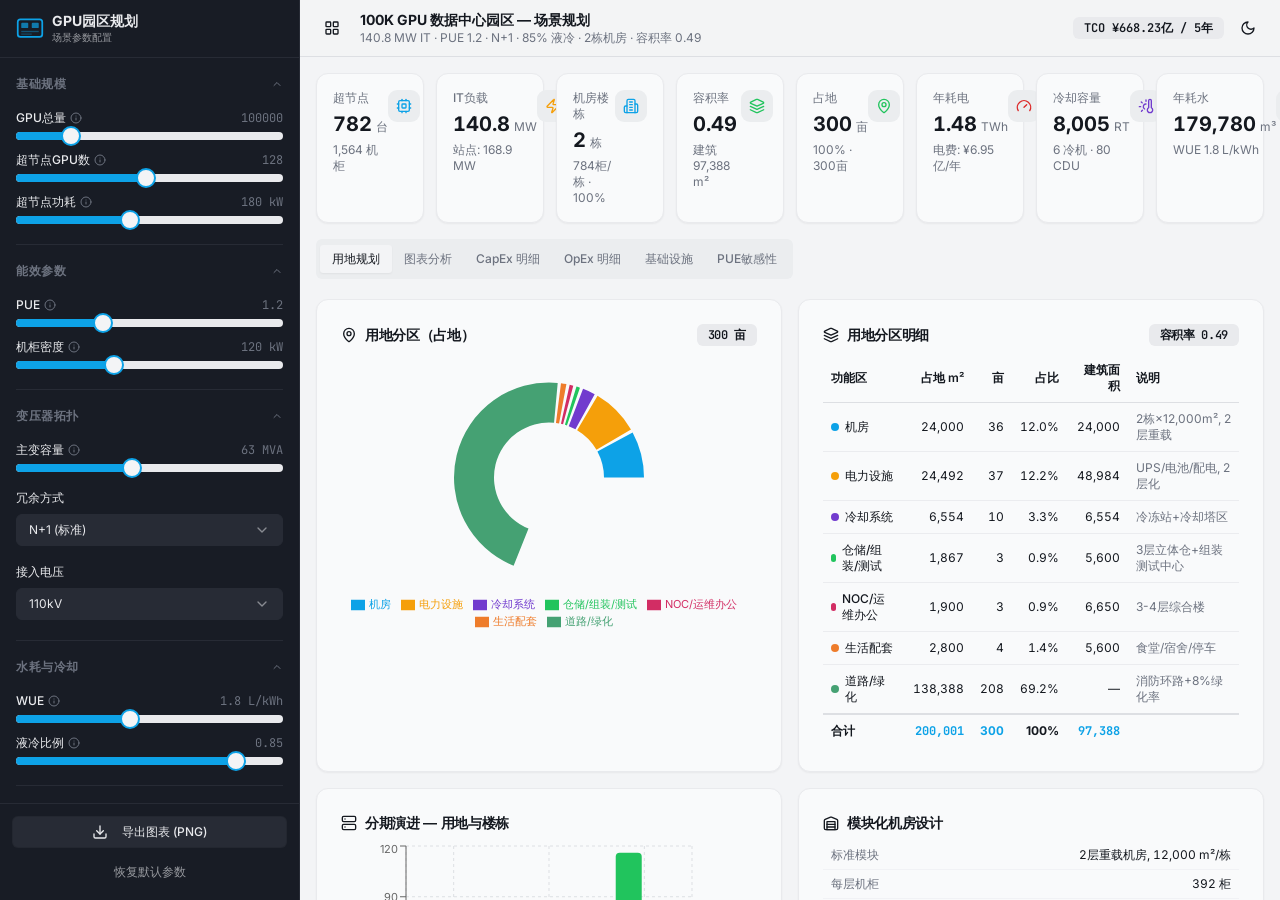
<file: AICampus/index.html>
<!DOCTYPE html>
<html lang="zh-CN">
  <head>
    <!--
       ______                            __
      / ____/___  ____ ___  ____  __  __/ /____  _____
     / /   / __ \/ __ `__ \/ __ \/ / / / __/ _ \/ ___/
    / /___/ /_/ / / / / / / /_/ / /_/ / /_/  __/ /
    \____/\____/_/ /_/ /_/ .___/\__,_/\__/\___/_/
                        /_/
            Created with Perplexity Computer
            https://www.perplexity.ai/computer
    -->
    <meta name="generator" content="Perplexity Computer">
    <meta name="author" content="Perplexity Computer">
    <meta property="og:see_also" content="https://www.perplexity.ai/computer">
    <link rel="author" href="https://www.perplexity.ai/computer">
    <meta charset="UTF-8" />
    <meta name="viewport" content="width=device-width, initial-scale=1.0, maximum-scale=1" />
    <link rel="icon" type="image/png" href="/favicon.png" />
    <title>GPU园区规划仪表盘 — 100K GPU Campus Planner</title>
    <meta name="description" content="100,000-GPU数据中心园区场景规划工具" />
    <link href="https://api.fontshare.com/v2/css?f[]=general-sans@400,500,600,700&display=swap" rel="stylesheet">
    <link rel="preconnect" href="https://fonts.googleapis.com">
    <link rel="preconnect" href="https://fonts.gstatic.com" crossorigin>
    <link href="https://fonts.googleapis.com/css2?family=Architects+Daughter&family=DM+Sans:ital,opsz,wght@0,9..40,100..1000;1,9..40,100..1000&family=Fira+Code:wght@300..700&family=Geist+Mono:wght@100..900&family=Geist:wght@100..900&family=IBM+Plex+Mono:ital,wght@0,100;0,200;0,300;0,400;0,500;0,600;0,700;1,100;1,200;1,300;1,400;1,500;1,600;1,700&family=IBM+Plex+Sans:ital,wght@0,100..700;1,100..700&family=Inter:ital,opsz,wght@0,14..32,100..900;1,14..32,100..900&family=JetBrains+Mono:ital,wght@0,100..800;1,100..800&family=Libre+Baskerville:ital,wght@0,400;0,700;1,400&family=Lora:ital,wght@0,400..700;1,400..700&family=Merriweather:ital,opsz,wght@0,18..144,300..900;1,18..144,300..900&family=Montserrat:ital,wght@0,100..900;1,100..900&family=Open+Sans:ital,wght@0,300..800;1,300..800&family=Outfit:wght@100..900&family=Oxanium:wght@200..800&family=Playfair+Display:ital,wght@0,400..900;1,400..900&family=Plus+Jakarta+Sans:ital,wght@0,200..800;1,200..800&family=Poppins:ital,wght@0,100;0,200;0,300;0,400;0,500;0,600;0,700;0,800;0,900;1,100;1,200;1,300;1,400;1,500;1,600;1,700;1,800;1,900&family=Roboto+Mono:ital,wght@0,100..700;1,100..700&family=Roboto:ital,wght@0,100..900;1,100..900&family=Source+Code+Pro:ital,wght@0,200..900;1,200..900&family=Source+Serif+4:ital,opsz,wght@0,8..60,200..900;1,8..60,200..900&family=Space+Grotesk:wght@300..700&family=Space+Mono:ital,wght@0,400;0,700;1,400;1,700&display=swap" rel="stylesheet">
    <script type="module" crossorigin src="./assets/index-CK5bMR67.js"></script>
    <link rel="stylesheet" crossorigin href="./assets/index-COxNqfwl.css">
  </head>
  <body>
    <div id="root"></div>
  </body>
</html>
</file>
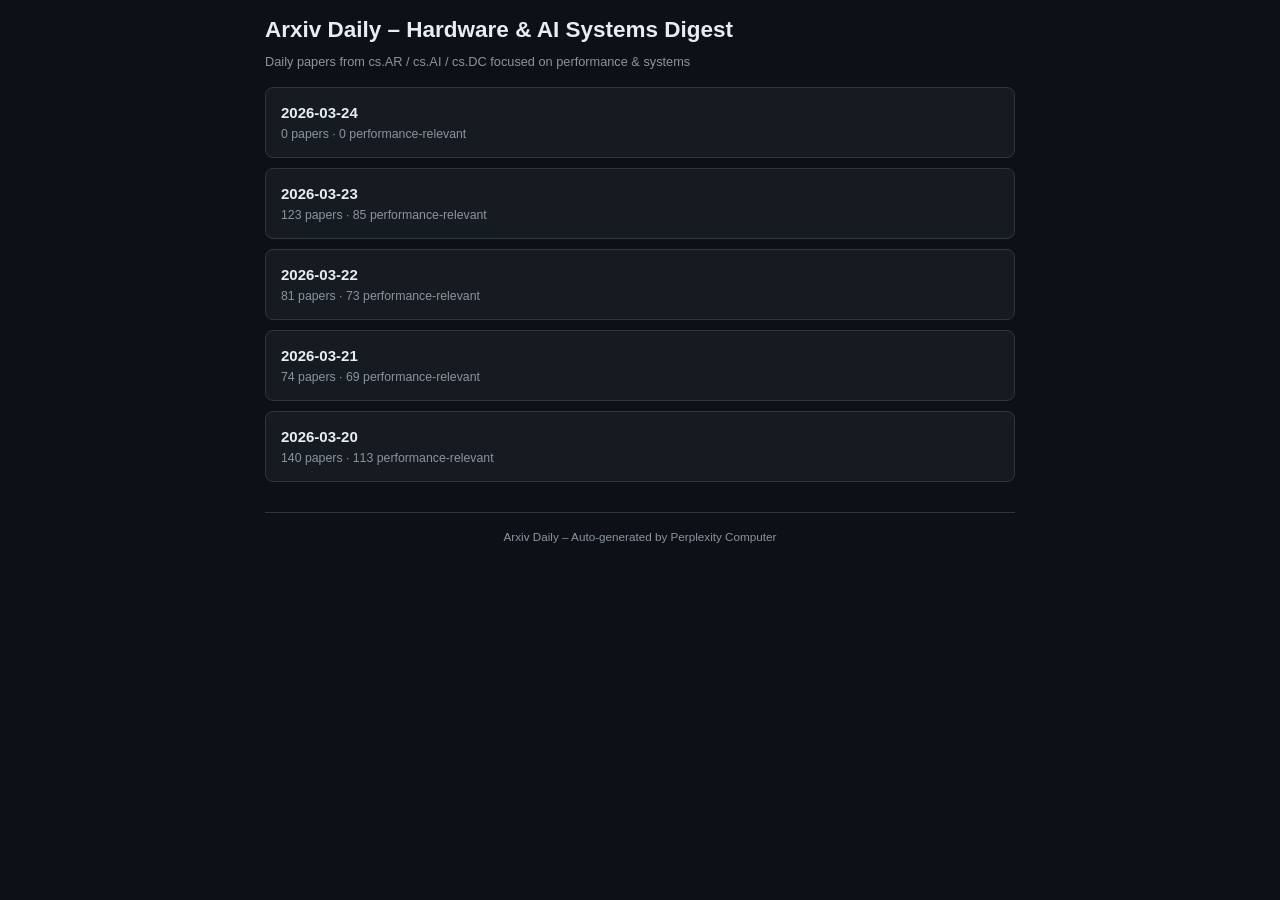
<file: arxiv-daily/index.html>
<!DOCTYPE html>
<html lang="en">
<head>
<meta charset="utf-8">
<meta name="viewport" content="width=device-width, initial-scale=1">
<title>Arxiv Daily – Hardware &amp; AI Systems Digest</title>
<style>
:root {
  --bg: #0d1117; --surface: #161b22; --border: #30363d;
  --text: #e6edf3; --text-muted: #8b949e; --accent: #58a6ff;
  --accent2: #3fb950; --tag-bg: #1f2937; --card-bg: #161b22;
  --orange: #d29922; --red: #f85149;
}
* { margin:0; padding:0; box-sizing:border-box; }
html { font-size:15px; }
body {
  font-family: -apple-system, BlinkMacSystemFont, "Segoe UI", Helvetica, Arial, sans-serif;
  background: var(--bg); color: var(--text);
  line-height: 1.6; padding: 1rem; max-width: 52rem; margin: 0 auto;
}
a { color: var(--accent); text-decoration: none; }
a:hover { text-decoration: underline; }
h1 { font-size: 1.5rem; margin-bottom: .5rem; line-height: 1.3; }
h2 { font-size: 1.2rem; margin: 1.5rem 0 .75rem; padding-bottom: .35rem;
     border-bottom: 1px solid var(--border); }
.meta { color: var(--text-muted); font-size: .85rem; margin-bottom: 1rem; }
.highlight-box {
  background: var(--surface); border: 1px solid var(--border);
  border-radius: 8px; padding: 1rem; margin-bottom: 1.5rem;
}
.highlight-box ul { padding-left: 1.25rem; }
.highlight-box li { margin-bottom: .3rem; }
.stat-row { display: flex; gap: .75rem; flex-wrap: wrap; margin-bottom: .75rem; }
.stat {
  background: var(--tag-bg); border-radius: 6px; padding: .3rem .65rem;
  font-size: .82rem; white-space: nowrap;
}
.stat strong { color: var(--accent); }
.card {
  background: var(--card-bg); border: 1px solid var(--border);
  border-radius: 8px; padding: 1rem; margin-bottom: .85rem;
}
.card-title { font-size: 1rem; font-weight: 600; line-height: 1.35; margin-bottom: .3rem; }
.card-authors { color: var(--text-muted); font-size: .8rem; margin-bottom: .5rem; }
.card-summary { font-size: .9rem; margin-bottom: .5rem; }
.card-metrics { font-size: .82rem; color: var(--text-muted); }
.card-metrics li { margin-bottom: .15rem; }
.tags { display: flex; gap: .4rem; flex-wrap: wrap; margin-bottom: .5rem; }
.tag {
  background: var(--tag-bg); border: 1px solid var(--border);
  border-radius: 4px; padding: .1rem .45rem; font-size: .72rem;
  color: var(--text-muted);
}
.tag-hw { border-color: var(--orange); color: var(--orange); }
.closing { margin-top: 2rem; padding-top: 1rem; border-top: 1px solid var(--border);
           font-size: .9rem; color: var(--text-muted); }
.index-item {
  background: var(--surface); border: 1px solid var(--border);
  border-radius: 8px; padding: .85rem 1rem; margin-bottom: .65rem;
  transition: border-color .15s;
}
.index-item:hover { border-color: var(--accent); }
.index-date { font-weight: 600; font-size: 1rem; }
.index-stats { color: var(--text-muted); font-size: .82rem; }
.back-link { display: inline-block; margin-bottom: 1rem; font-size: .9rem; }
footer { margin-top: 2rem; padding-top: 1rem; border-top: 1px solid var(--border);
         color: var(--text-muted); font-size: .78rem; text-align: center; }
.no-papers { text-align: center; padding: 3rem 1rem; color: var(--text-muted); }
</style>
</head>
<body>
<h1>Arxiv Daily – Hardware &amp; AI Systems Digest</h1>
<div class="meta">Daily papers from cs.AR / cs.AI / cs.DC focused on performance &amp; systems</div>
<a href="2026/03/2026-03-24.html" style="text-decoration:none;color:inherit;">
<div class="index-item">
  <div class="index-date">2026-03-24</div>
  <div class="index-stats">0 papers &middot; 0 performance-relevant</div>
</div>
</a>
<a href="2026/03/2026-03-23.html" style="text-decoration:none;color:inherit;">
<div class="index-item">
  <div class="index-date">2026-03-23</div>
  <div class="index-stats">123 papers &middot; 85 performance-relevant</div>
</div>
</a>
<a href="2026/03/2026-03-22.html" style="text-decoration:none;color:inherit;">
<div class="index-item">
  <div class="index-date">2026-03-22</div>
  <div class="index-stats">81 papers &middot; 73 performance-relevant</div>
</div>
</a>
<a href="2026/03/2026-03-21.html" style="text-decoration:none;color:inherit;">
<div class="index-item">
  <div class="index-date">2026-03-21</div>
  <div class="index-stats">74 papers &middot; 69 performance-relevant</div>
</div>
</a>
<a href="2026/03/2026-03-20.html" style="text-decoration:none;color:inherit;">
<div class="index-item">
  <div class="index-date">2026-03-20</div>
  <div class="index-stats">140 papers &middot; 113 performance-relevant</div>
</div>
</a>

<footer>Arxiv Daily – Auto-generated by Perplexity Computer</footer>
</body>
</html>
</file>
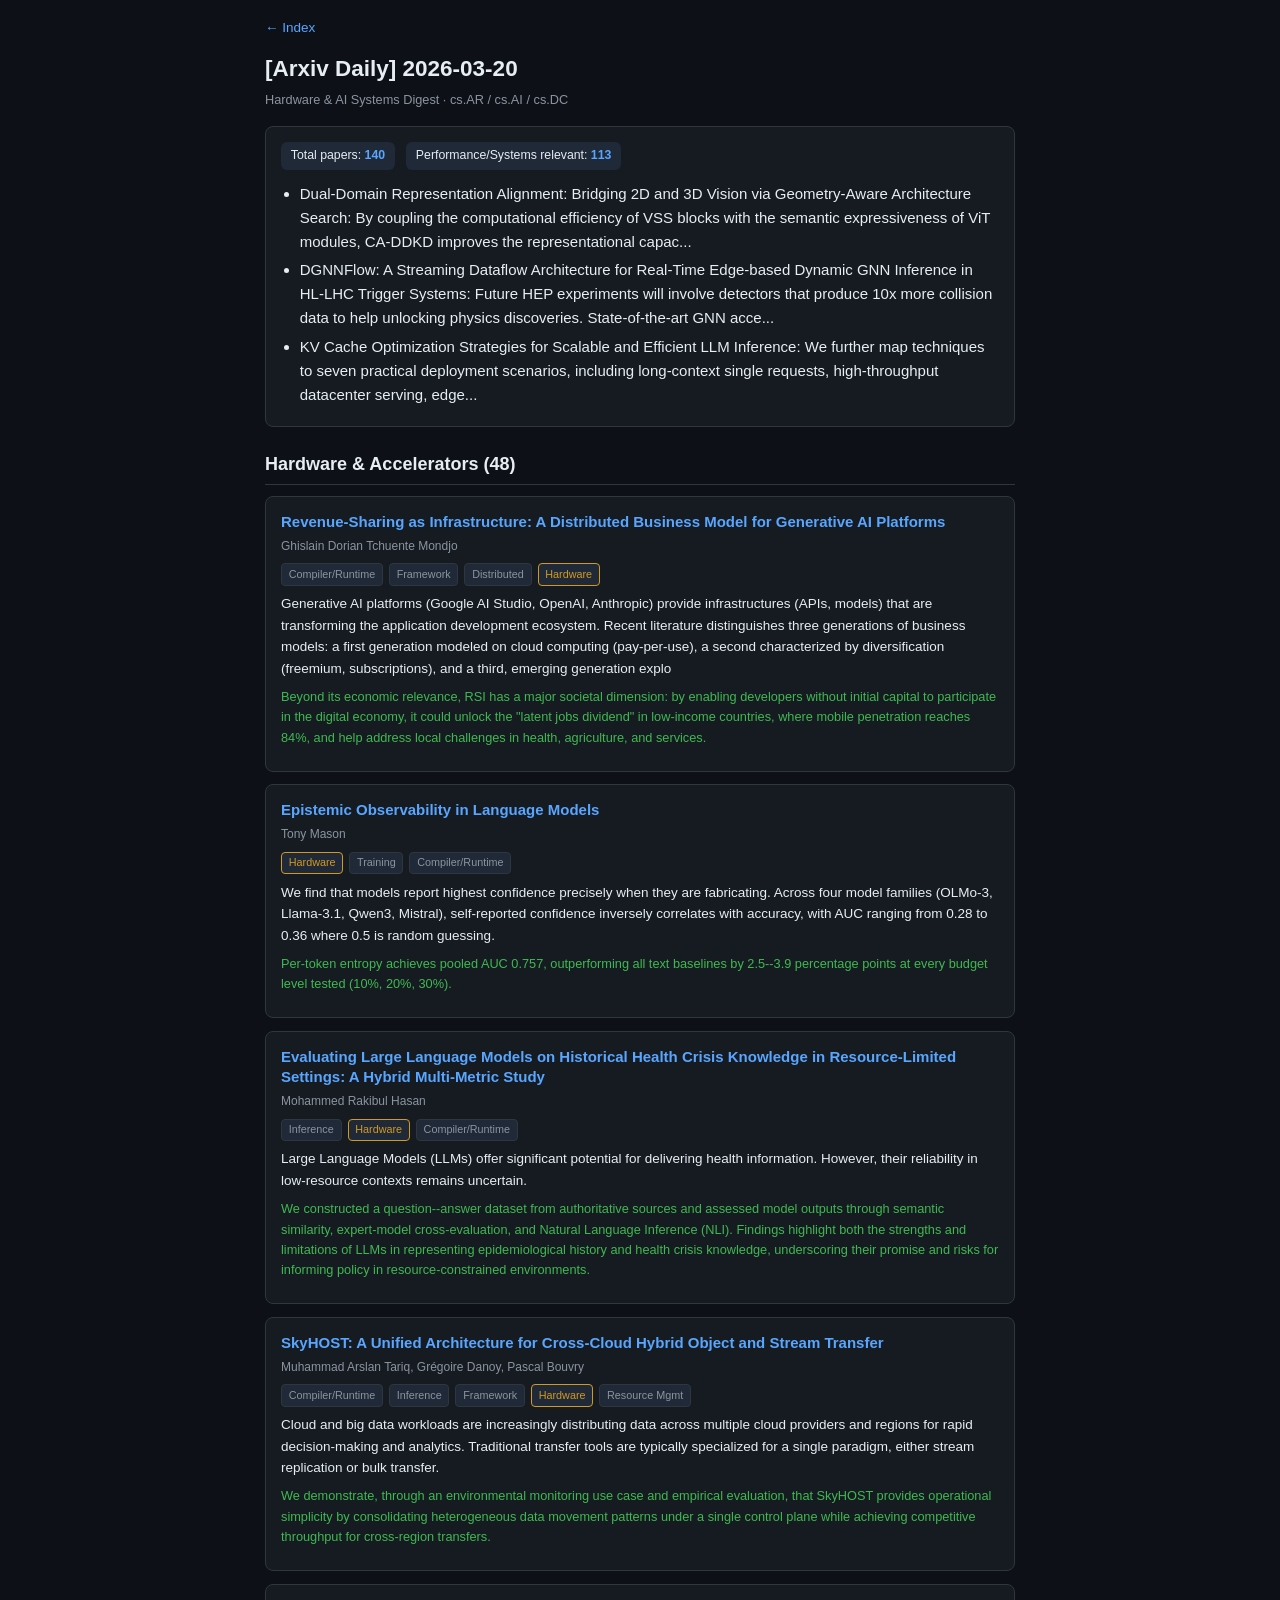
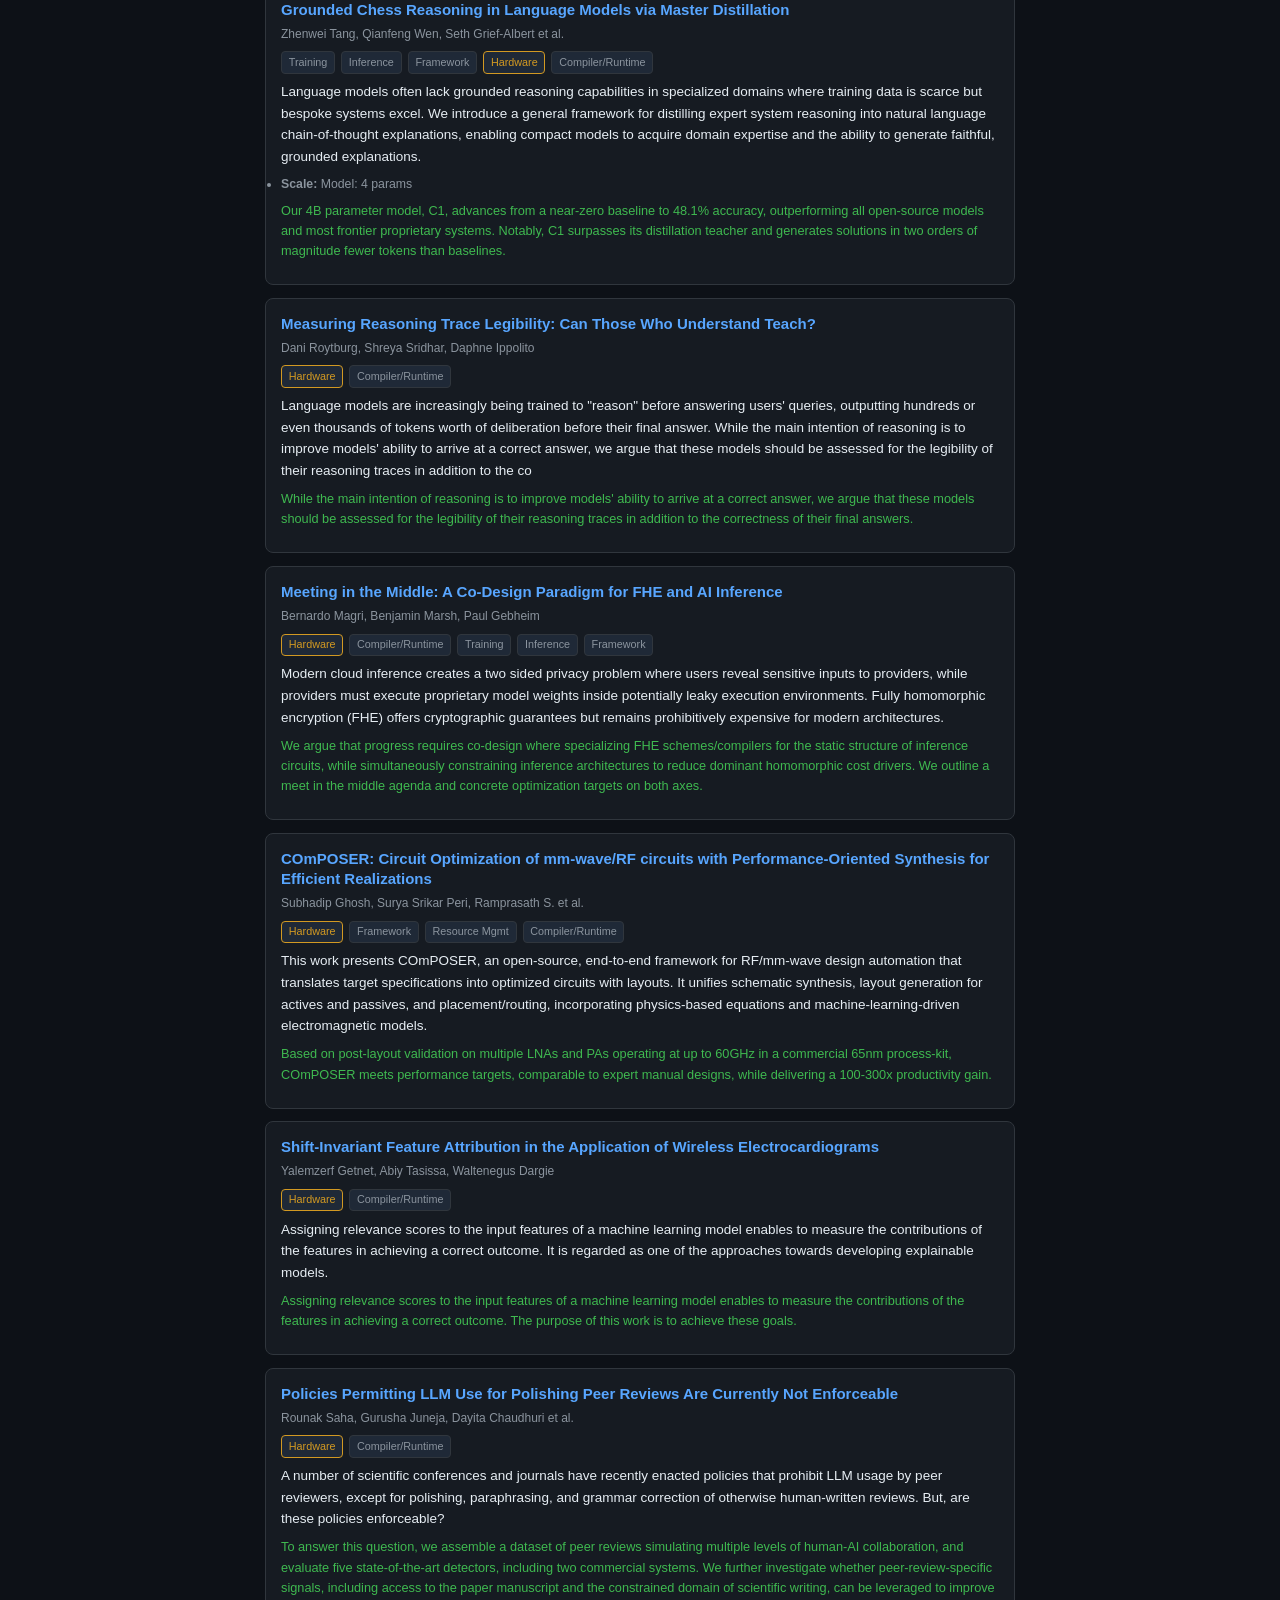
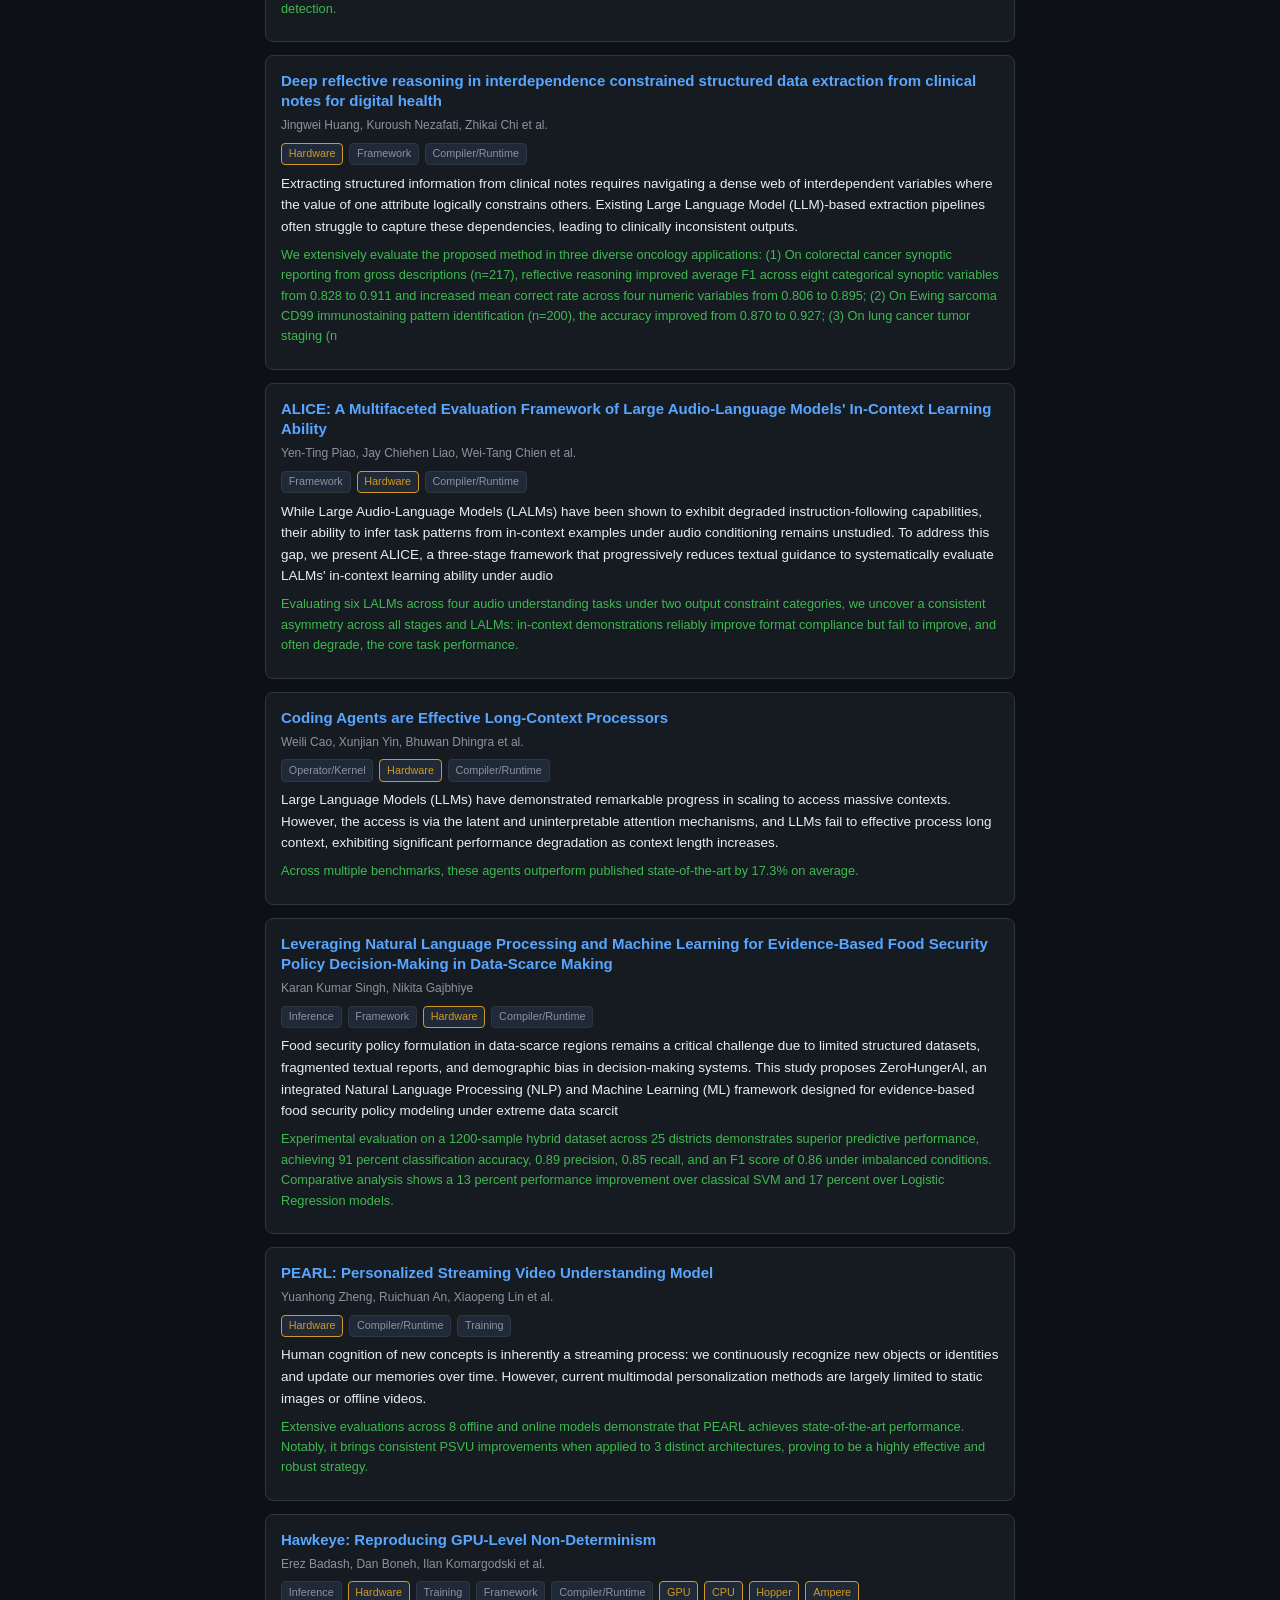
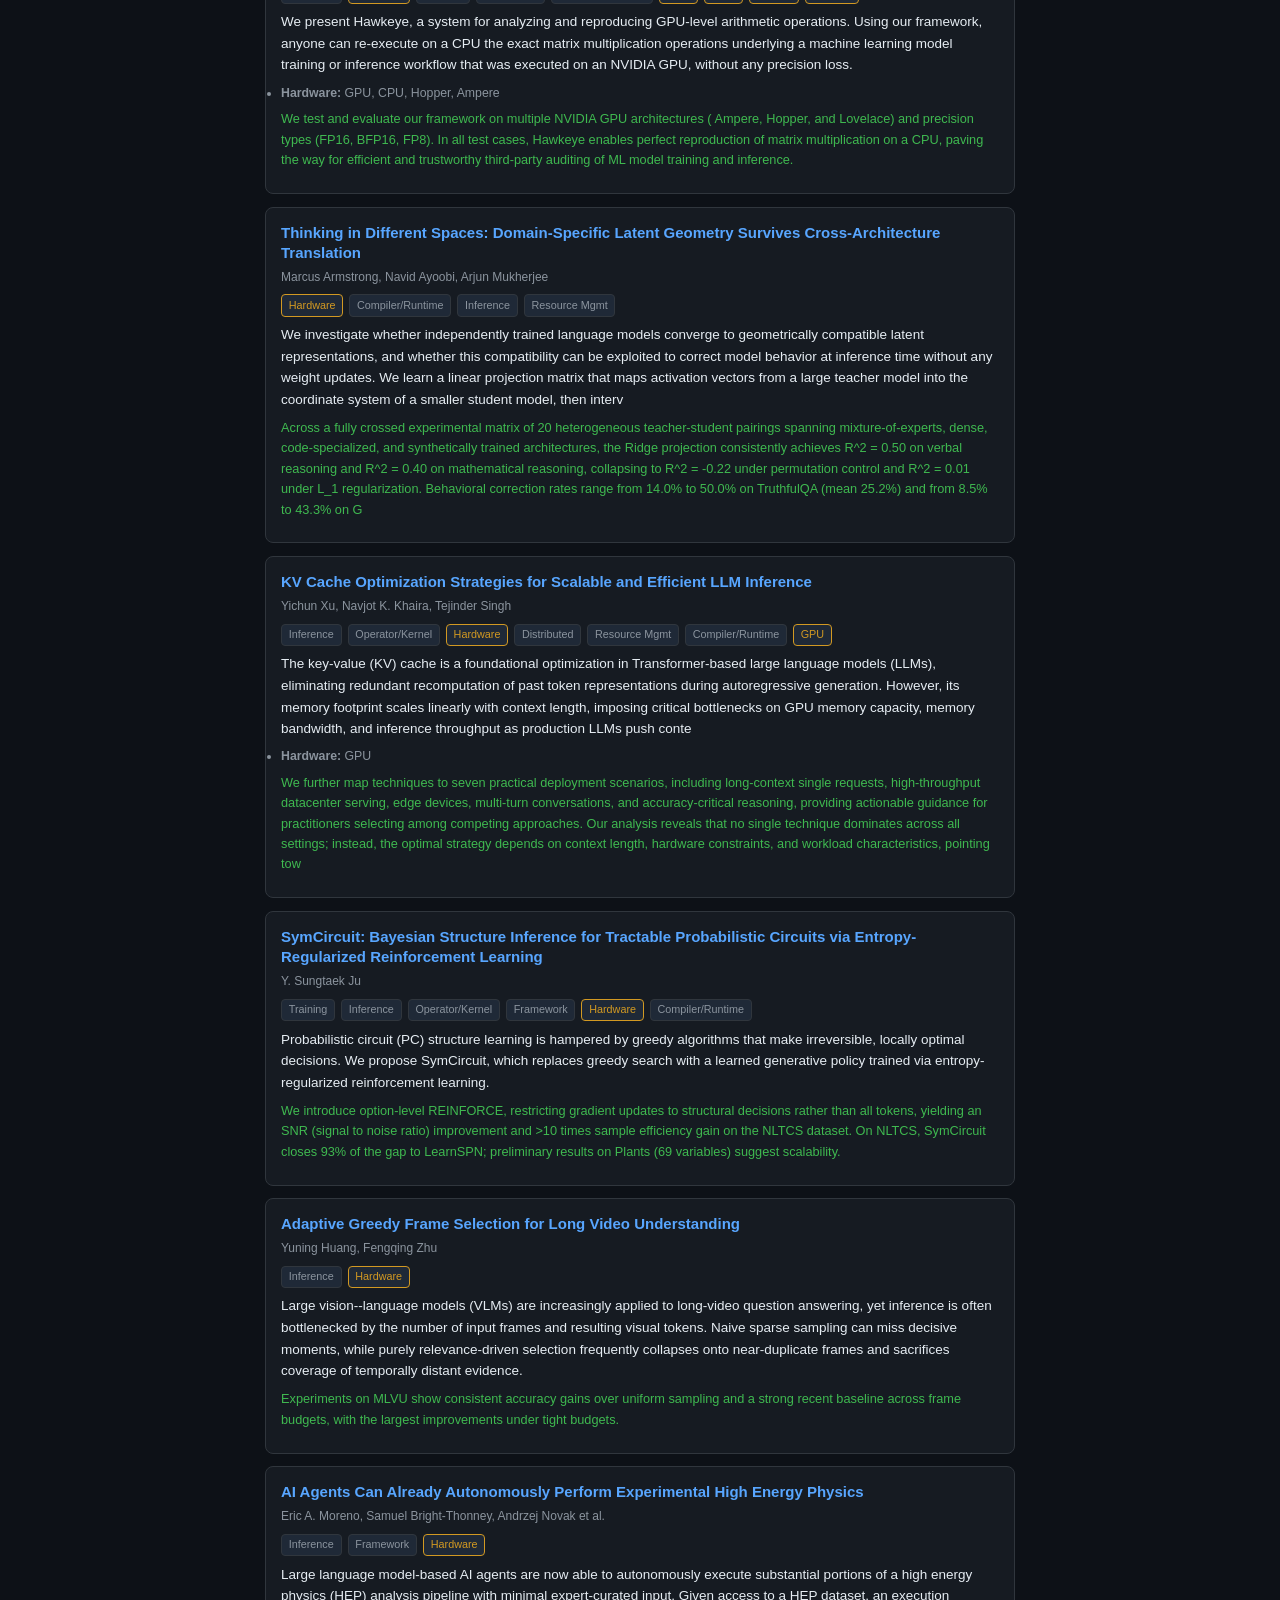
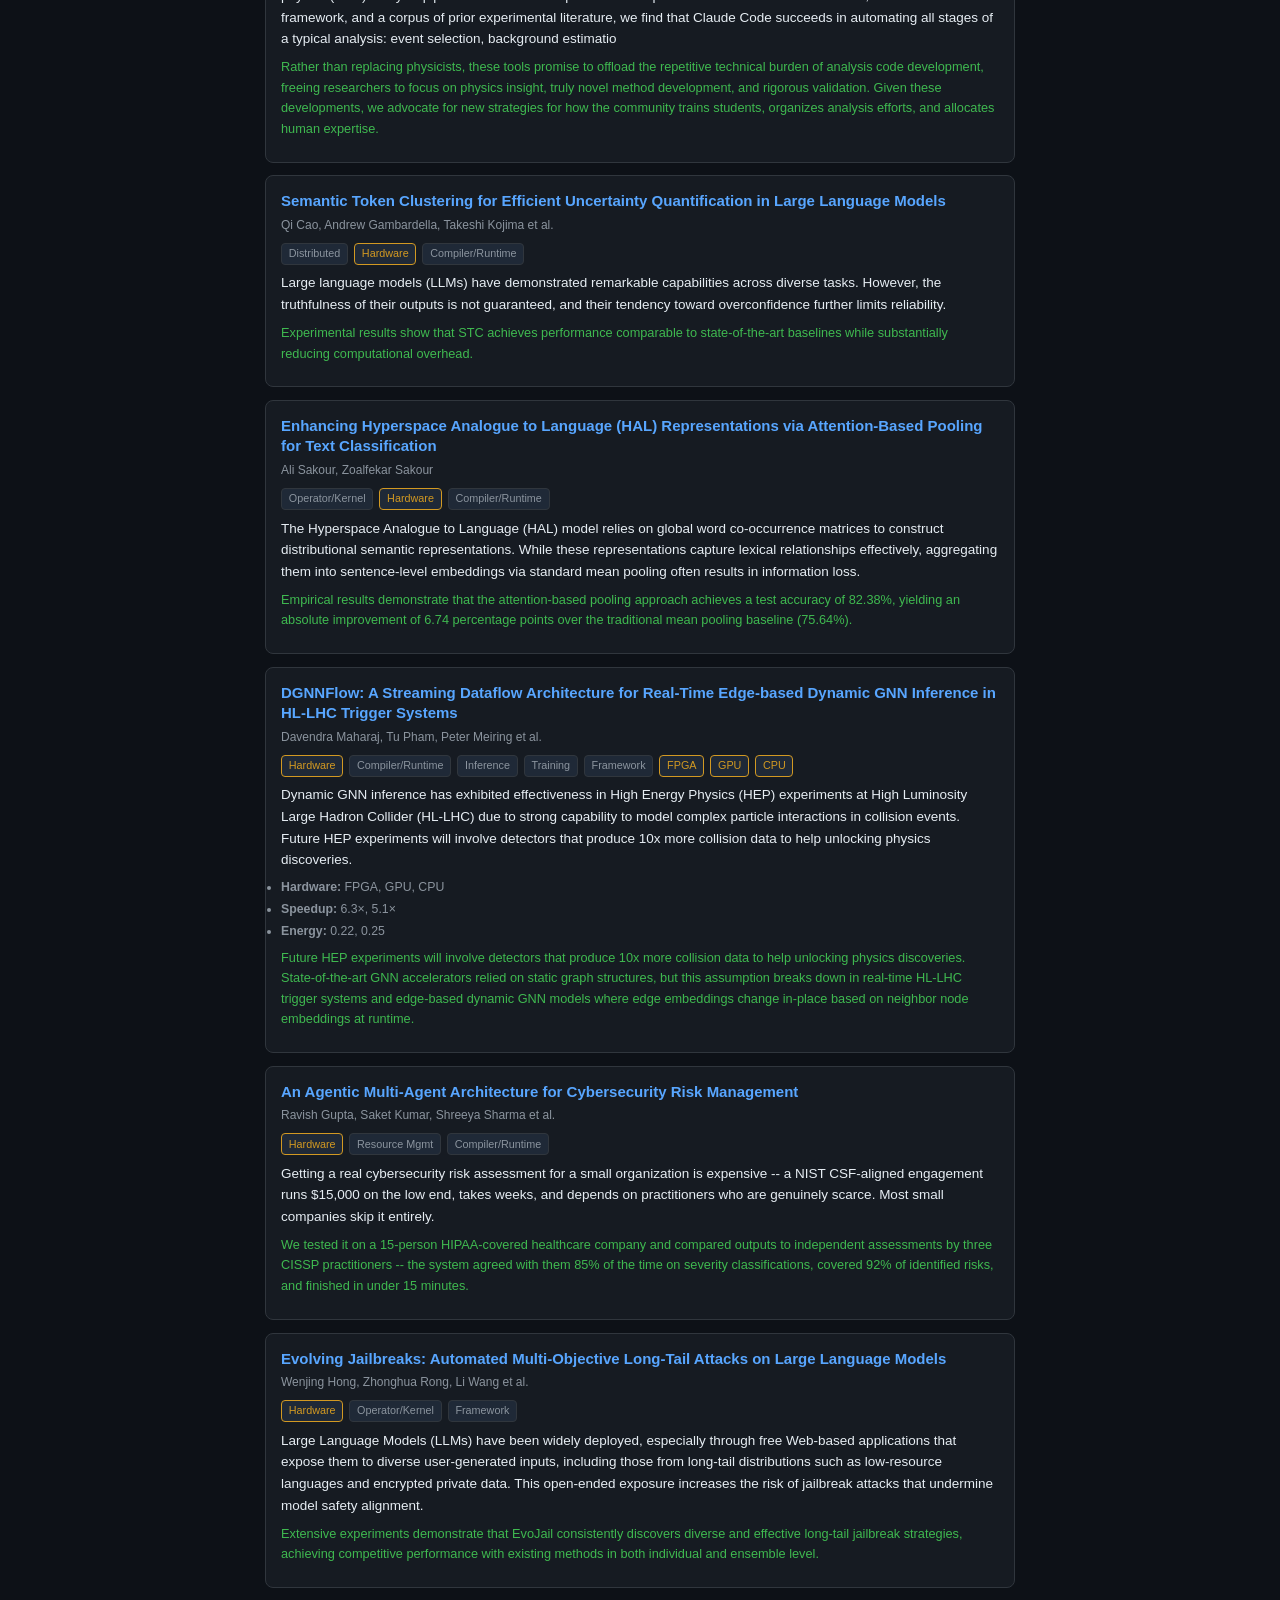
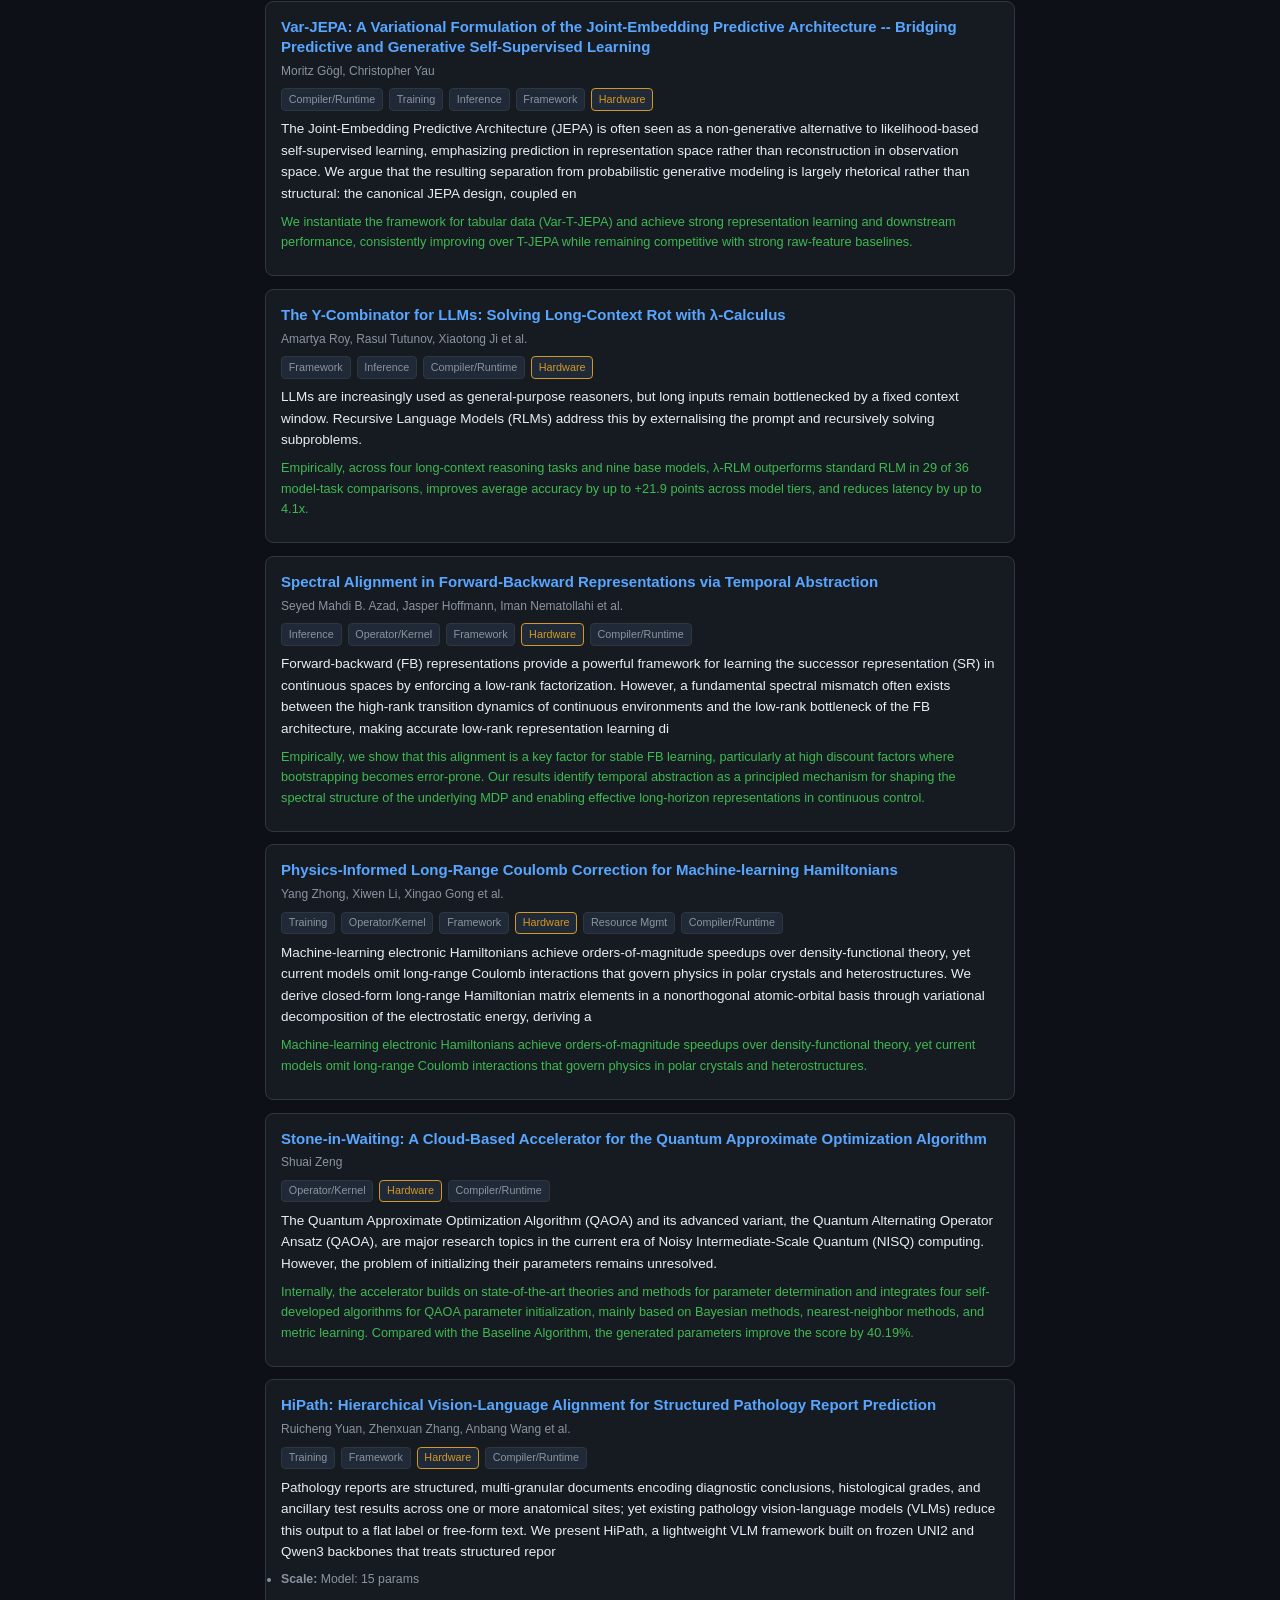
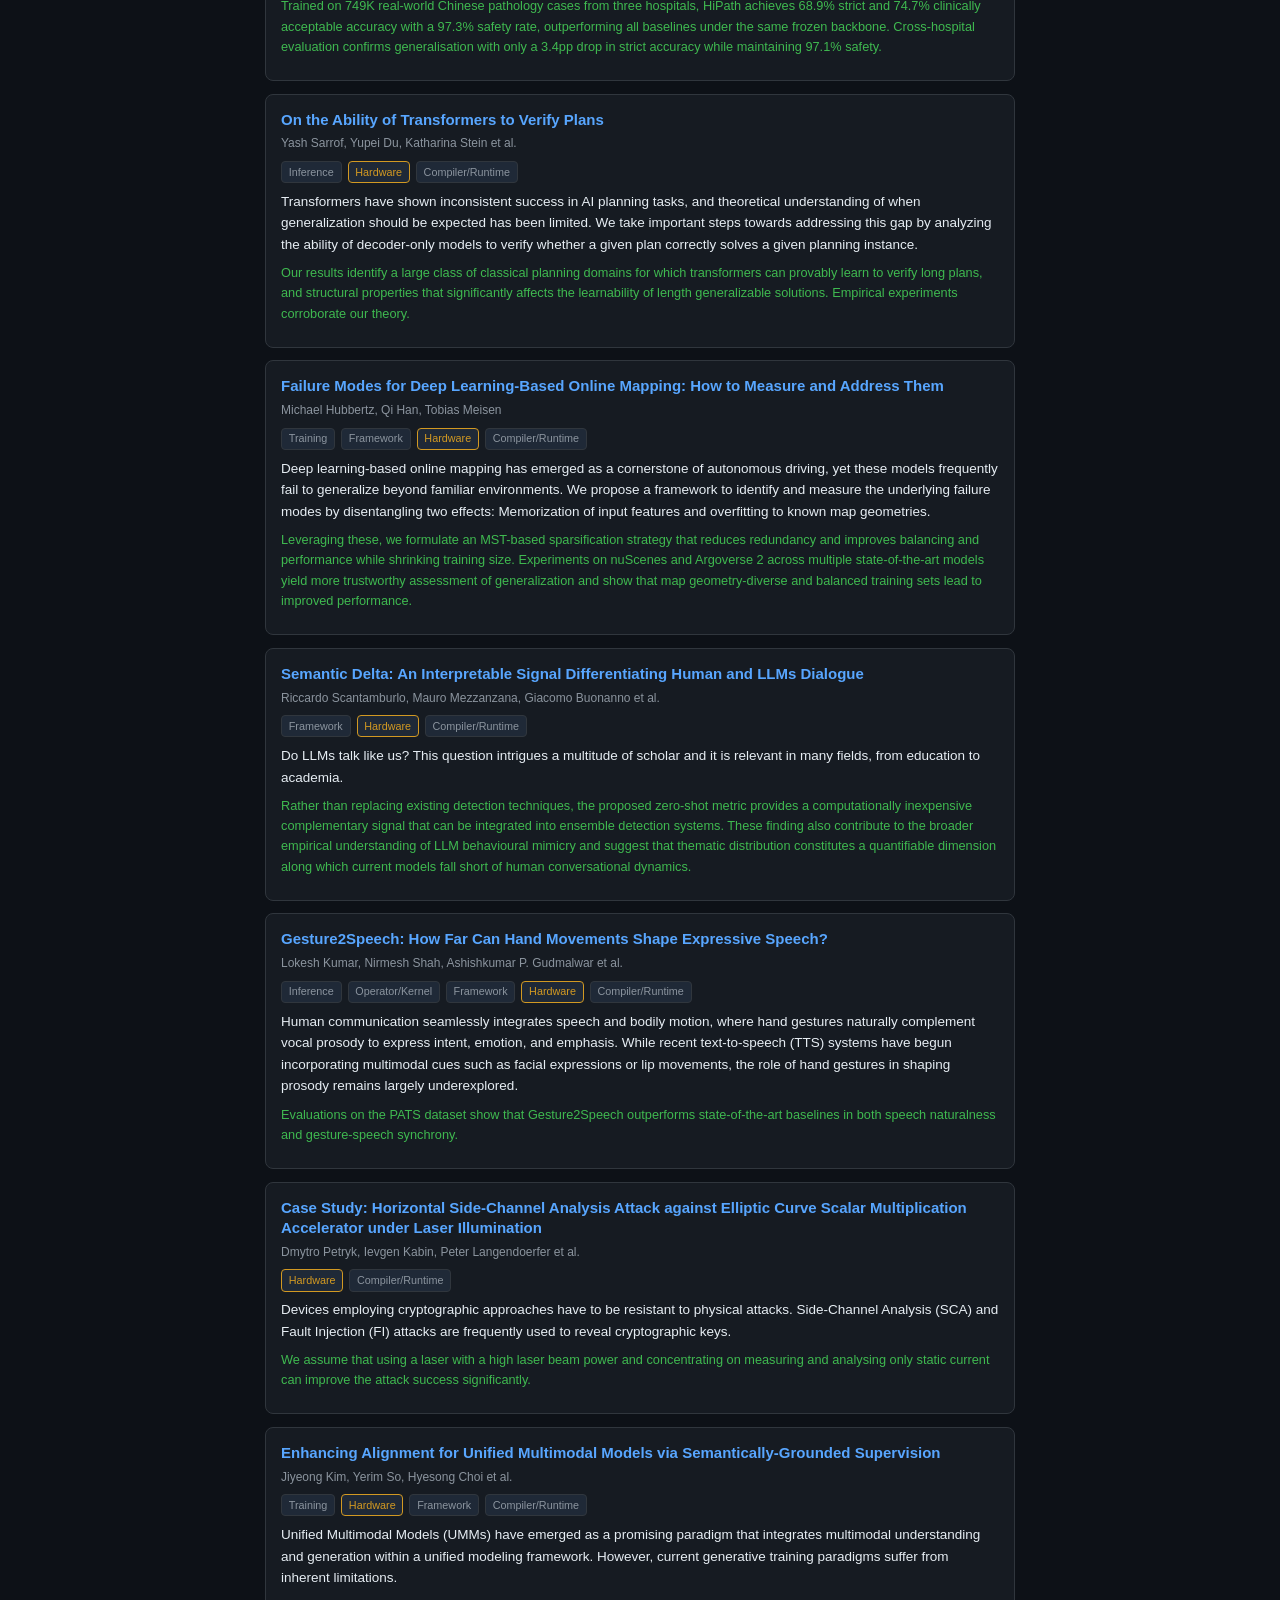
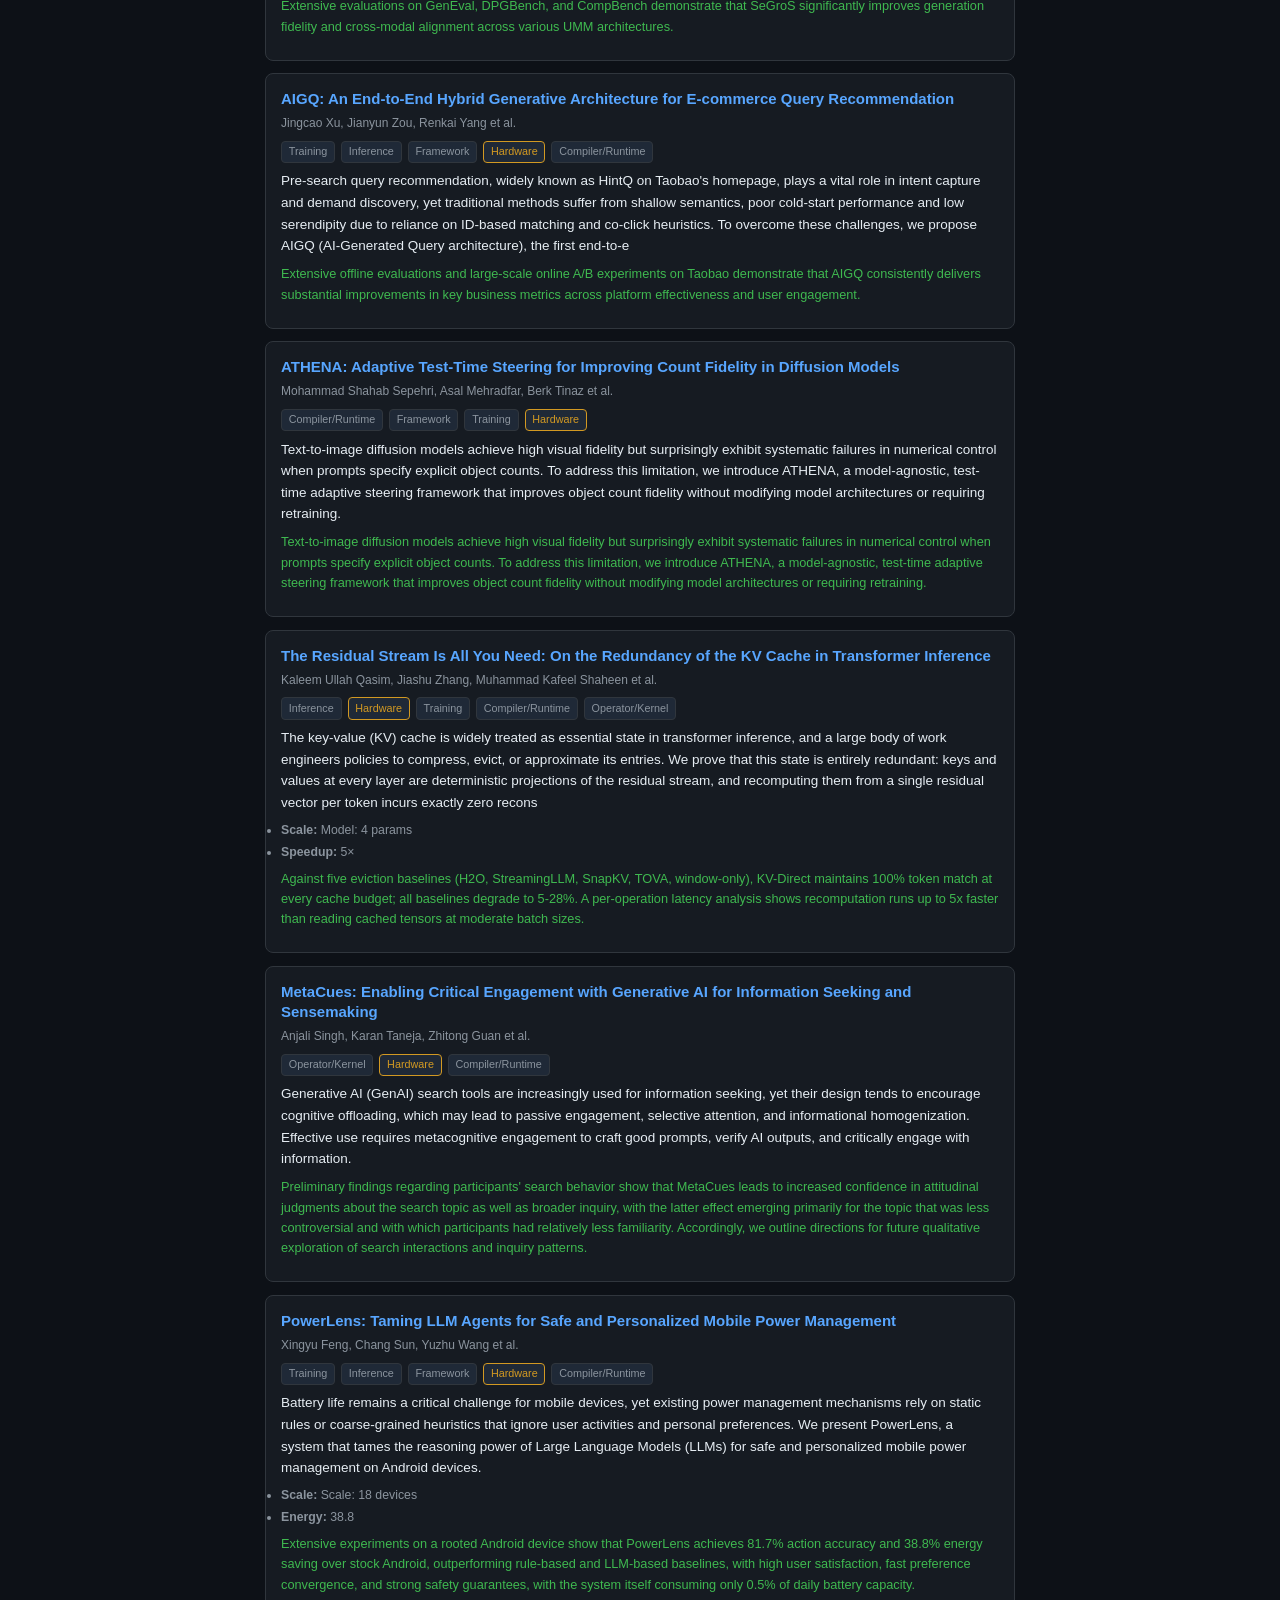
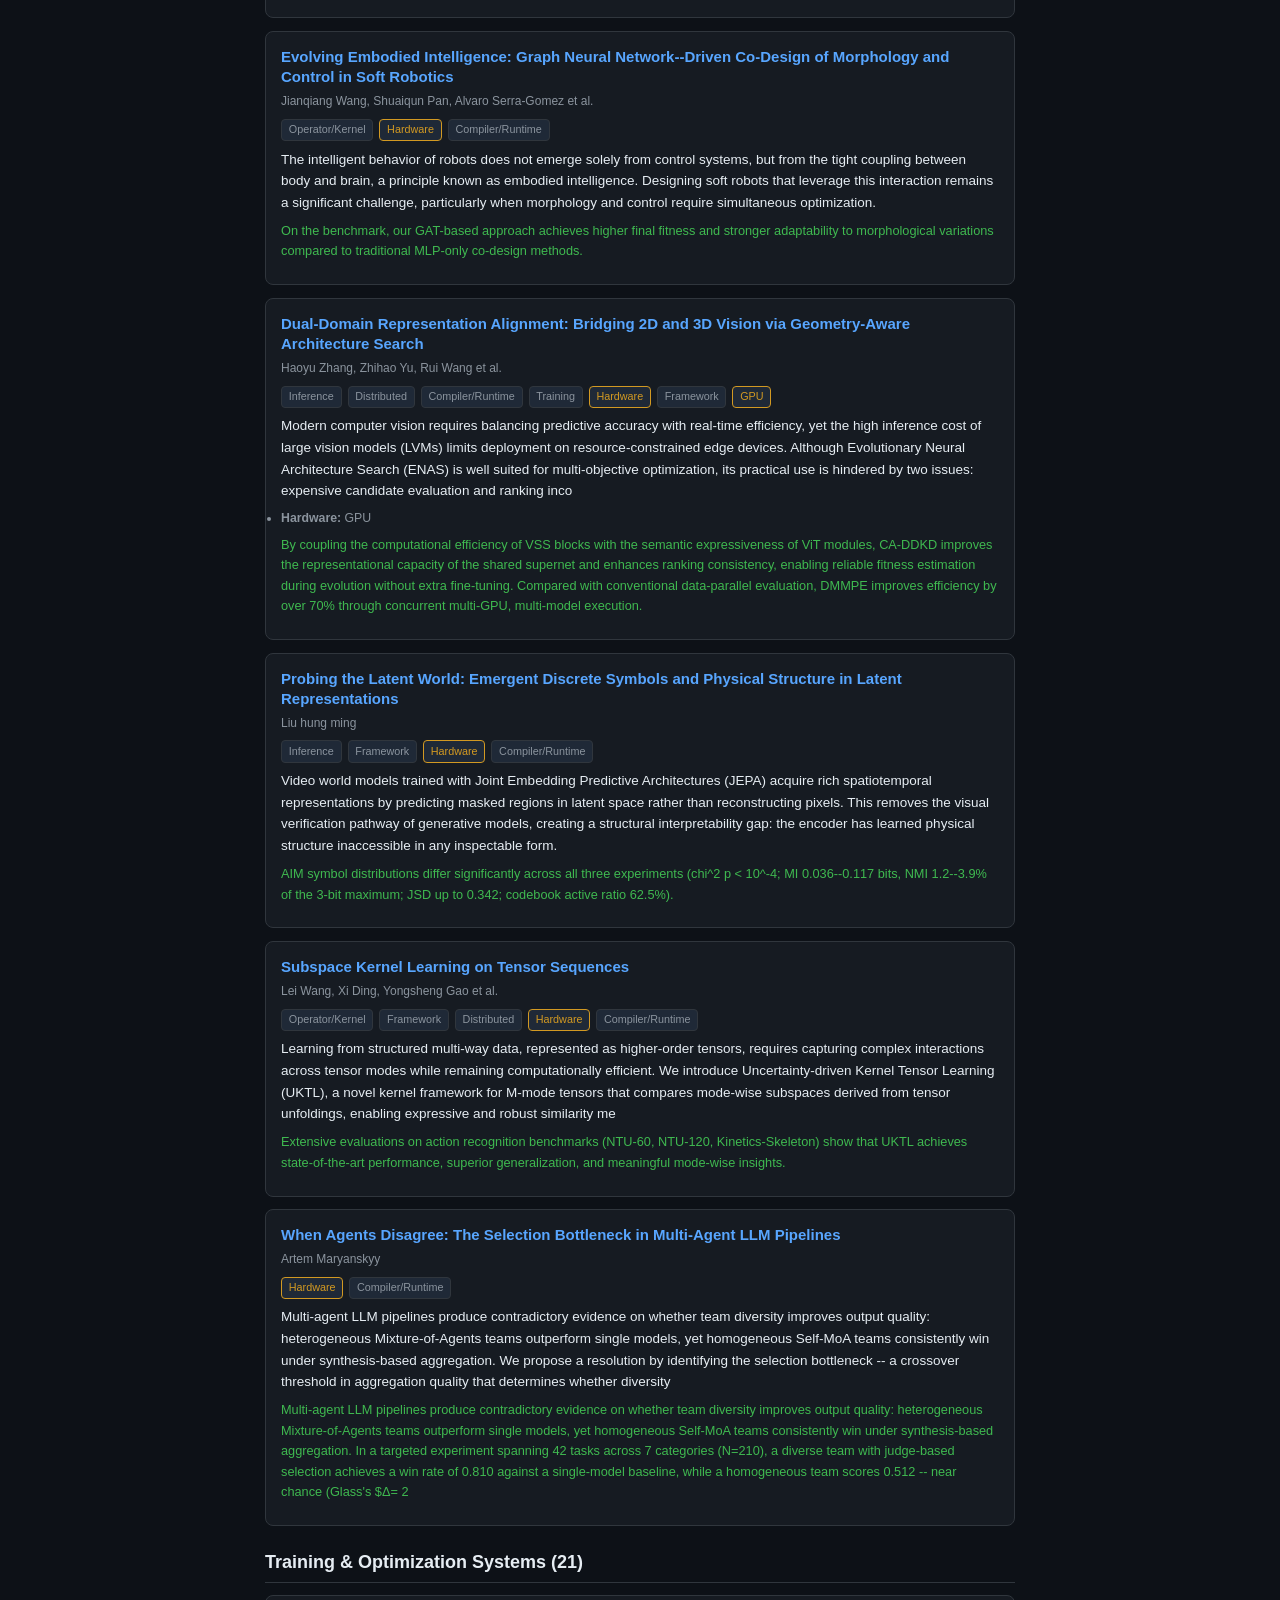
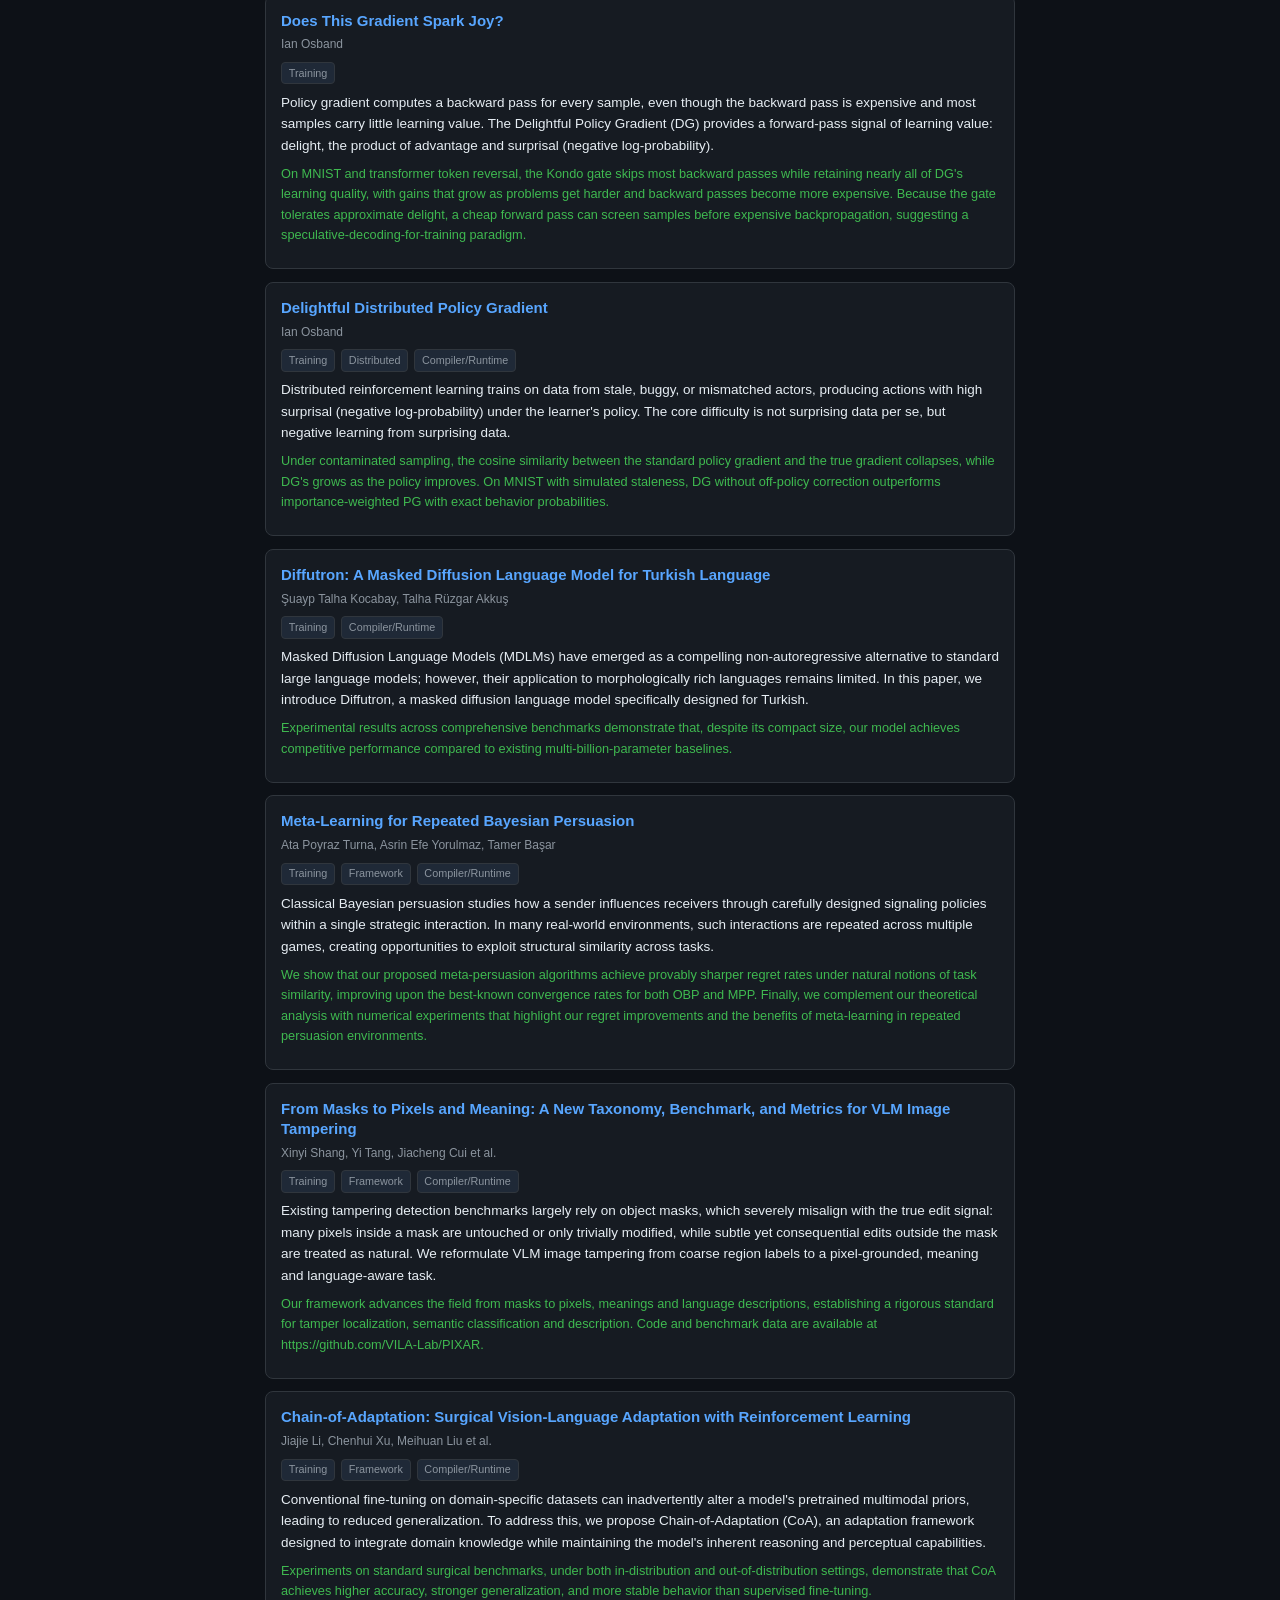
<file: arxiv-daily/2026/03/2026-03-20.html>
<!DOCTYPE html>
<html lang="en">
<head>
<meta charset="utf-8">
<meta name="viewport" content="width=device-width, initial-scale=1">
<title>[Arxiv Daily] 2026-03-20 – Hardware &amp; AI Systems</title>
<style>
:root {
  --bg: #0d1117; --surface: #161b22; --border: #30363d;
  --text: #e6edf3; --text-muted: #8b949e; --accent: #58a6ff;
  --accent2: #3fb950; --tag-bg: #1f2937; --card-bg: #161b22;
  --orange: #d29922; --red: #f85149;
}
* { margin:0; padding:0; box-sizing:border-box; }
html { font-size:15px; }
body {
  font-family: -apple-system, BlinkMacSystemFont, "Segoe UI", Helvetica, Arial, sans-serif;
  background: var(--bg); color: var(--text);
  line-height: 1.6; padding: 1rem; max-width: 52rem; margin: 0 auto;
}
a { color: var(--accent); text-decoration: none; }
a:hover { text-decoration: underline; }
h1 { font-size: 1.5rem; margin-bottom: .5rem; line-height: 1.3; }
h2 { font-size: 1.2rem; margin: 1.5rem 0 .75rem; padding-bottom: .35rem;
     border-bottom: 1px solid var(--border); }
.meta { color: var(--text-muted); font-size: .85rem; margin-bottom: 1rem; }
.highlight-box {
  background: var(--surface); border: 1px solid var(--border);
  border-radius: 8px; padding: 1rem; margin-bottom: 1.5rem;
}
.highlight-box ul { padding-left: 1.25rem; }
.highlight-box li { margin-bottom: .3rem; }
.stat-row { display: flex; gap: .75rem; flex-wrap: wrap; margin-bottom: .75rem; }
.stat {
  background: var(--tag-bg); border-radius: 6px; padding: .3rem .65rem;
  font-size: .82rem; white-space: nowrap;
}
.stat strong { color: var(--accent); }
.card {
  background: var(--card-bg); border: 1px solid var(--border);
  border-radius: 8px; padding: 1rem; margin-bottom: .85rem;
}
.card-title { font-size: 1rem; font-weight: 600; line-height: 1.35; margin-bottom: .3rem; }
.card-authors { color: var(--text-muted); font-size: .8rem; margin-bottom: .5rem; }
.card-summary { font-size: .9rem; margin-bottom: .5rem; }
.card-metrics { font-size: .82rem; color: var(--text-muted); }
.card-metrics li { margin-bottom: .15rem; }
.tags { display: flex; gap: .4rem; flex-wrap: wrap; margin-bottom: .5rem; }
.tag {
  background: var(--tag-bg); border: 1px solid var(--border);
  border-radius: 4px; padding: .1rem .45rem; font-size: .72rem;
  color: var(--text-muted);
}
.tag-hw { border-color: var(--orange); color: var(--orange); }
.closing { margin-top: 2rem; padding-top: 1rem; border-top: 1px solid var(--border);
           font-size: .9rem; color: var(--text-muted); }
.index-item {
  background: var(--surface); border: 1px solid var(--border);
  border-radius: 8px; padding: .85rem 1rem; margin-bottom: .65rem;
  transition: border-color .15s;
}
.index-item:hover { border-color: var(--accent); }
.index-date { font-weight: 600; font-size: 1rem; }
.index-stats { color: var(--text-muted); font-size: .82rem; }
.back-link { display: inline-block; margin-bottom: 1rem; font-size: .9rem; }
footer { margin-top: 2rem; padding-top: 1rem; border-top: 1px solid var(--border);
         color: var(--text-muted); font-size: .78rem; text-align: center; }
.no-papers { text-align: center; padding: 3rem 1rem; color: var(--text-muted); }
</style>
</head>
<body>
<a class="back-link" href="https://zerlot.github.io/arxiv-daily/">&larr; Index</a>
<h1>[Arxiv Daily] 2026-03-20</h1>
<div class="meta">Hardware &amp; AI Systems Digest &middot; cs.AR / cs.AI / cs.DC</div>
<div class="highlight-box">
<div class="stat-row">
  <div class="stat">Total papers: <strong>140</strong></div>
  <div class="stat">Performance/Systems relevant: <strong>113</strong></div>
</div>
<ul><li>Dual-Domain Representation Alignment: Bridging 2D and 3D Vision via Geometry-Aware Architecture Search: By coupling the computational efficiency of VSS blocks with the semantic expressiveness of ViT modules, CA-DDKD improves the representational capac...</li><li>DGNNFlow: A Streaming Dataflow Architecture for Real-Time Edge-based Dynamic GNN Inference in HL-LHC Trigger Systems: Future HEP experiments will involve detectors that produce 10x more collision data to help unlocking physics discoveries. State-of-the-art GNN acce...</li><li>KV Cache Optimization Strategies for Scalable and Efficient LLM Inference: We further map techniques to seven practical deployment scenarios, including long-context single requests, high-throughput datacenter serving, edge...</li></ul>
</div>
<h2>Hardware &amp; Accelerators (48)</h2>
<div class="card">
  <div class="card-title"><a href="https://arxiv.org/abs/2603.20533v1">Revenue-Sharing as Infrastructure: A Distributed Business Model for Generative AI Platforms</a></div>
  <div class="card-authors">Ghislain Dorian Tchuente Mondjo</div>
  <div class="tags"><span class="tag">Compiler/Runtime</span><span class="tag">Framework</span><span class="tag">Distributed</span><span class="tag tag-hw">Hardware</span></div>
  <div class="card-summary">Generative AI platforms (Google AI Studio, OpenAI, Anthropic) provide infrastructures (APIs, models) that are transforming the application development ecosystem. Recent literature distinguishes three generations of business models: a first generation modeled on cloud computing (pay-per-use), a second characterized by diversification (freemium, subscriptions), and a third, emerging generation explo</div>
  
  <div class="card-summary" style="margin-top:.4rem;font-size:.85rem;color:var(--accent2);">Beyond its economic relevance, RSI has a major societal dimension: by enabling developers without initial capital to participate in the digital economy, it could unlock the &quot;latent jobs dividend&quot; in low-income countries, where mobile penetration reaches 84%, and help address local challenges in health, agriculture, and services.</div>
</div><div class="card">
  <div class="card-title"><a href="https://arxiv.org/abs/2603.20531v1">Epistemic Observability in Language Models</a></div>
  <div class="card-authors">Tony Mason</div>
  <div class="tags"><span class="tag tag-hw">Hardware</span><span class="tag">Training</span><span class="tag">Compiler/Runtime</span></div>
  <div class="card-summary">We find that models report highest confidence precisely when they are fabricating. Across four model families (OLMo-3, Llama-3.1, Qwen3, Mistral), self-reported confidence inversely correlates with accuracy, with AUC ranging from 0.28 to 0.36 where 0.5 is random guessing.</div>
  
  <div class="card-summary" style="margin-top:.4rem;font-size:.85rem;color:var(--accent2);">Per-token entropy achieves pooled AUC 0.757, outperforming all text baselines by 2.5--3.9 percentage points at every budget level tested (10%, 20%, 30%).</div>
</div><div class="card">
  <div class="card-title"><a href="https://arxiv.org/abs/2603.20514v1">Evaluating Large Language Models on Historical Health Crisis Knowledge in Resource-Limited Settings: A Hybrid Multi-Metric Study</a></div>
  <div class="card-authors">Mohammed Rakibul Hasan</div>
  <div class="tags"><span class="tag">Inference</span><span class="tag tag-hw">Hardware</span><span class="tag">Compiler/Runtime</span></div>
  <div class="card-summary">Large Language Models (LLMs) offer significant potential for delivering health information. However, their reliability in low-resource contexts remains uncertain.</div>
  
  <div class="card-summary" style="margin-top:.4rem;font-size:.85rem;color:var(--accent2);">We constructed a question--answer dataset from authoritative sources and assessed model outputs through semantic similarity, expert-model cross-evaluation, and Natural Language Inference (NLI). Findings highlight both the strengths and limitations of LLMs in representing epidemiological history and health crisis knowledge, underscoring their promise and risks for informing policy in resource-constrained environments.</div>
</div><div class="card">
  <div class="card-title"><a href="https://arxiv.org/abs/2603.20512v1">SkyHOST: A Unified Architecture for Cross-Cloud Hybrid Object and Stream Transfer</a></div>
  <div class="card-authors">Muhammad Arslan Tariq, Grégoire Danoy, Pascal Bouvry</div>
  <div class="tags"><span class="tag">Compiler/Runtime</span><span class="tag">Inference</span><span class="tag">Framework</span><span class="tag tag-hw">Hardware</span><span class="tag">Resource Mgmt</span></div>
  <div class="card-summary">Cloud and big data workloads are increasingly distributing data across multiple cloud providers and regions for rapid decision-making and analytics. Traditional transfer tools are typically specialized for a single paradigm, either stream replication or bulk transfer.</div>
  
  <div class="card-summary" style="margin-top:.4rem;font-size:.85rem;color:var(--accent2);">We demonstrate, through an environmental monitoring use case and empirical evaluation, that SkyHOST provides operational simplicity by consolidating heterogeneous data movement patterns under a single control plane while achieving competitive throughput for cross-region transfers.</div>
</div><div class="card">
  <div class="card-title"><a href="https://arxiv.org/abs/2603.20510v1">Grounded Chess Reasoning in Language Models via Master Distillation</a></div>
  <div class="card-authors">Zhenwei Tang, Qianfeng Wen, Seth Grief-Albert et al.</div>
  <div class="tags"><span class="tag">Training</span><span class="tag">Inference</span><span class="tag">Framework</span><span class="tag tag-hw">Hardware</span><span class="tag">Compiler/Runtime</span></div>
  <div class="card-summary">Language models often lack grounded reasoning capabilities in specialized domains where training data is scarce but bespoke systems excel. We introduce a general framework for distilling expert system reasoning into natural language chain-of-thought explanations, enabling compact models to acquire domain expertise and the ability to generate faithful, grounded explanations.</div>
  <ul class="card-metrics"><li><strong>Scale:</strong> Model: 4 params</li></ul>
  <div class="card-summary" style="margin-top:.4rem;font-size:.85rem;color:var(--accent2);">Our 4B parameter model, C1, advances from a near-zero baseline to 48.1% accuracy, outperforming all open-source models and most frontier proprietary systems. Notably, C1 surpasses its distillation teacher and generates solutions in two orders of magnitude fewer tokens than baselines.</div>
</div><div class="card">
  <div class="card-title"><a href="https://arxiv.org/abs/2603.20508v1">Measuring Reasoning Trace Legibility: Can Those Who Understand Teach?</a></div>
  <div class="card-authors">Dani Roytburg, Shreya Sridhar, Daphne Ippolito</div>
  <div class="tags"><span class="tag tag-hw">Hardware</span><span class="tag">Compiler/Runtime</span></div>
  <div class="card-summary">Language models are increasingly being trained to &quot;reason&quot; before answering users&#x27; queries, outputting hundreds or even thousands of tokens worth of deliberation before their final answer. While the main intention of reasoning is to improve models&#x27; ability to arrive at a correct answer, we argue that these models should be assessed for the legibility of their reasoning traces in addition to the co</div>
  
  <div class="card-summary" style="margin-top:.4rem;font-size:.85rem;color:var(--accent2);">While the main intention of reasoning is to improve models&#x27; ability to arrive at a correct answer, we argue that these models should be assessed for the legibility of their reasoning traces in addition to the correctness of their final answers.</div>
</div><div class="card">
  <div class="card-title"><a href="https://arxiv.org/abs/2603.20504v1">Meeting in the Middle: A Co-Design Paradigm for FHE and AI Inference</a></div>
  <div class="card-authors">Bernardo Magri, Benjamin Marsh, Paul Gebheim</div>
  <div class="tags"><span class="tag tag-hw">Hardware</span><span class="tag">Compiler/Runtime</span><span class="tag">Training</span><span class="tag">Inference</span><span class="tag">Framework</span></div>
  <div class="card-summary">Modern cloud inference creates a two sided privacy problem where users reveal sensitive inputs to providers, while providers must execute proprietary model weights inside potentially leaky execution environments. Fully homomorphic encryption (FHE) offers cryptographic guarantees but remains prohibitively expensive for modern architectures.</div>
  
  <div class="card-summary" style="margin-top:.4rem;font-size:.85rem;color:var(--accent2);">We argue that progress requires co-design where specializing FHE schemes/compilers for the static structure of inference circuits, while simultaneously constraining inference architectures to reduce dominant homomorphic cost drivers. We outline a meet in the middle agenda and concrete optimization targets on both axes.</div>
</div><div class="card">
  <div class="card-title"><a href="https://arxiv.org/abs/2603.20486v1">COmPOSER: Circuit Optimization of mm-wave/RF circuits with Performance-Oriented Synthesis for Efficient Realizations</a></div>
  <div class="card-authors">Subhadip Ghosh, Surya Srikar Peri, Ramprasath S. et al.</div>
  <div class="tags"><span class="tag tag-hw">Hardware</span><span class="tag">Framework</span><span class="tag">Resource Mgmt</span><span class="tag">Compiler/Runtime</span></div>
  <div class="card-summary">This work presents COmPOSER, an open-source, end-to-end framework for RF/mm-wave design automation that translates target specifications into optimized circuits with layouts. It unifies schematic synthesis, layout generation for actives and passives, and placement/routing, incorporating physics-based equations and machine-learning-driven electromagnetic models.</div>
  
  <div class="card-summary" style="margin-top:.4rem;font-size:.85rem;color:var(--accent2);">Based on post-layout validation on multiple LNAs and PAs operating at up to 60GHz in a commercial 65nm process-kit, COmPOSER meets performance targets, comparable to expert manual designs, while delivering a 100-300x productivity gain.</div>
</div><div class="card">
  <div class="card-title"><a href="https://arxiv.org/abs/2603.20462v1">Shift-Invariant Feature Attribution in the Application of Wireless Electrocardiograms</a></div>
  <div class="card-authors">Yalemzerf Getnet, Abiy Tasissa, Waltenegus Dargie</div>
  <div class="tags"><span class="tag tag-hw">Hardware</span><span class="tag">Compiler/Runtime</span></div>
  <div class="card-summary">Assigning relevance scores to the input features of a machine learning model enables to measure the contributions of the features in achieving a correct outcome. It is regarded as one of the approaches towards developing explainable models.</div>
  
  <div class="card-summary" style="margin-top:.4rem;font-size:.85rem;color:var(--accent2);">Assigning relevance scores to the input features of a machine learning model enables to measure the contributions of the features in achieving a correct outcome. The purpose of this work is to achieve these goals.</div>
</div><div class="card">
  <div class="card-title"><a href="https://arxiv.org/abs/2603.20450v1">Policies Permitting LLM Use for Polishing Peer Reviews Are Currently Not Enforceable</a></div>
  <div class="card-authors">Rounak Saha, Gurusha Juneja, Dayita Chaudhuri et al.</div>
  <div class="tags"><span class="tag tag-hw">Hardware</span><span class="tag">Compiler/Runtime</span></div>
  <div class="card-summary">A number of scientific conferences and journals have recently enacted policies that prohibit LLM usage by peer reviewers, except for polishing, paraphrasing, and grammar correction of otherwise human-written reviews. But, are these policies enforceable?</div>
  
  <div class="card-summary" style="margin-top:.4rem;font-size:.85rem;color:var(--accent2);">To answer this question, we assemble a dataset of peer reviews simulating multiple levels of human-AI collaboration, and evaluate five state-of-the-art detectors, including two commercial systems. We further investigate whether peer-review-specific signals, including access to the paper manuscript and the constrained domain of scientific writing, can be leveraged to improve detection.</div>
</div><div class="card">
  <div class="card-title"><a href="https://arxiv.org/abs/2603.20435v1">Deep reflective reasoning in interdependence constrained structured data extraction from clinical notes for digital health</a></div>
  <div class="card-authors">Jingwei Huang, Kuroush Nezafati, Zhikai Chi et al.</div>
  <div class="tags"><span class="tag tag-hw">Hardware</span><span class="tag">Framework</span><span class="tag">Compiler/Runtime</span></div>
  <div class="card-summary">Extracting structured information from clinical notes requires navigating a dense web of interdependent variables where the value of one attribute logically constrains others. Existing Large Language Model (LLM)-based extraction pipelines often struggle to capture these dependencies, leading to clinically inconsistent outputs.</div>
  
  <div class="card-summary" style="margin-top:.4rem;font-size:.85rem;color:var(--accent2);">We extensively evaluate the proposed method in three diverse oncology applications: (1) On colorectal cancer synoptic reporting from gross descriptions (n=217), reflective reasoning improved average F1 across eight categorical synoptic variables from 0.828 to 0.911 and increased mean correct rate across four numeric variables from 0.806 to 0.895; (2) On Ewing sarcoma CD99 immunostaining pattern identification (n=200), the accuracy improved from 0.870 to 0.927; (3) On lung cancer tumor staging (n</div>
</div><div class="card">
  <div class="card-title"><a href="https://arxiv.org/abs/2603.20433v1">ALICE: A Multifaceted Evaluation Framework of Large Audio-Language Models&#x27; In-Context Learning Ability</a></div>
  <div class="card-authors">Yen-Ting Piao, Jay Chiehen Liao, Wei-Tang Chien et al.</div>
  <div class="tags"><span class="tag">Framework</span><span class="tag tag-hw">Hardware</span><span class="tag">Compiler/Runtime</span></div>
  <div class="card-summary">While Large Audio-Language Models (LALMs) have been shown to exhibit degraded instruction-following capabilities, their ability to infer task patterns from in-context examples under audio conditioning remains unstudied. To address this gap, we present ALICE, a three-stage framework that progressively reduces textual guidance to systematically evaluate LALMs&#x27; in-context learning ability under audio</div>
  
  <div class="card-summary" style="margin-top:.4rem;font-size:.85rem;color:var(--accent2);">Evaluating six LALMs across four audio understanding tasks under two output constraint categories, we uncover a consistent asymmetry across all stages and LALMs: in-context demonstrations reliably improve format compliance but fail to improve, and often degrade, the core task performance.</div>
</div><div class="card">
  <div class="card-title"><a href="https://arxiv.org/abs/2603.20432v1">Coding Agents are Effective Long-Context Processors</a></div>
  <div class="card-authors">Weili Cao, Xunjian Yin, Bhuwan Dhingra et al.</div>
  <div class="tags"><span class="tag">Operator/Kernel</span><span class="tag tag-hw">Hardware</span><span class="tag">Compiler/Runtime</span></div>
  <div class="card-summary">Large Language Models (LLMs) have demonstrated remarkable progress in scaling to access massive contexts. However, the access is via the latent and uninterpretable attention mechanisms, and LLMs fail to effective process long context, exhibiting significant performance degradation as context length increases.</div>
  
  <div class="card-summary" style="margin-top:.4rem;font-size:.85rem;color:var(--accent2);">Across multiple benchmarks, these agents outperform published state-of-the-art by 17.3% on average.</div>
</div><div class="card">
  <div class="card-title"><a href="https://arxiv.org/abs/2603.20425v1">Leveraging Natural Language Processing and Machine Learning for Evidence-Based Food Security Policy Decision-Making in Data-Scarce Making</a></div>
  <div class="card-authors">Karan Kumar Singh, Nikita Gajbhiye</div>
  <div class="tags"><span class="tag">Inference</span><span class="tag">Framework</span><span class="tag tag-hw">Hardware</span><span class="tag">Compiler/Runtime</span></div>
  <div class="card-summary">Food security policy formulation in data-scarce regions remains a critical challenge due to limited structured datasets, fragmented textual reports, and demographic bias in decision-making systems. This study proposes ZeroHungerAI, an integrated Natural Language Processing (NLP) and Machine Learning (ML) framework designed for evidence-based food security policy modeling under extreme data scarcit</div>
  
  <div class="card-summary" style="margin-top:.4rem;font-size:.85rem;color:var(--accent2);">Experimental evaluation on a 1200-sample hybrid dataset across 25 districts demonstrates superior predictive performance, achieving 91 percent classification accuracy, 0.89 precision, 0.85 recall, and an F1 score of 0.86 under imbalanced conditions. Comparative analysis shows a 13 percent performance improvement over classical SVM and 17 percent over Logistic Regression models.</div>
</div><div class="card">
  <div class="card-title"><a href="https://arxiv.org/abs/2603.20422v1">PEARL: Personalized Streaming Video Understanding Model</a></div>
  <div class="card-authors">Yuanhong Zheng, Ruichuan An, Xiaopeng Lin et al.</div>
  <div class="tags"><span class="tag tag-hw">Hardware</span><span class="tag">Compiler/Runtime</span><span class="tag">Training</span></div>
  <div class="card-summary">Human cognition of new concepts is inherently a streaming process: we continuously recognize new objects or identities and update our memories over time. However, current multimodal personalization methods are largely limited to static images or offline videos.</div>
  
  <div class="card-summary" style="margin-top:.4rem;font-size:.85rem;color:var(--accent2);">Extensive evaluations across 8 offline and online models demonstrate that PEARL achieves state-of-the-art performance. Notably, it brings consistent PSVU improvements when applied to 3 distinct architectures, proving to be a highly effective and robust strategy.</div>
</div><div class="card">
  <div class="card-title"><a href="https://arxiv.org/abs/2603.20421v1">Hawkeye: Reproducing GPU-Level Non-Determinism</a></div>
  <div class="card-authors">Erez Badash, Dan Boneh, Ilan Komargodski et al.</div>
  <div class="tags"><span class="tag">Inference</span><span class="tag tag-hw">Hardware</span><span class="tag">Training</span><span class="tag">Framework</span><span class="tag">Compiler/Runtime</span><span class="tag tag-hw">GPU</span><span class="tag tag-hw">CPU</span><span class="tag tag-hw">Hopper</span><span class="tag tag-hw">Ampere</span></div>
  <div class="card-summary">We present Hawkeye, a system for analyzing and reproducing GPU-level arithmetic operations. Using our framework, anyone can re-execute on a CPU the exact matrix multiplication operations underlying a machine learning model training or inference workflow that was executed on an NVIDIA GPU, without any precision loss.</div>
  <ul class="card-metrics"><li><strong>Hardware:</strong> GPU, CPU, Hopper, Ampere</li></ul>
  <div class="card-summary" style="margin-top:.4rem;font-size:.85rem;color:var(--accent2);">We test and evaluate our framework on multiple NVIDIA GPU architectures ( Ampere, Hopper, and Lovelace) and precision types (FP16, BFP16, FP8). In all test cases, Hawkeye enables perfect reproduction of matrix multiplication on a CPU, paving the way for efficient and trustworthy third-party auditing of ML model training and inference.</div>
</div><div class="card">
  <div class="card-title"><a href="https://arxiv.org/abs/2603.20406v1">Thinking in Different Spaces: Domain-Specific Latent Geometry Survives Cross-Architecture Translation</a></div>
  <div class="card-authors">Marcus Armstrong, Navid Ayoobi, Arjun Mukherjee</div>
  <div class="tags"><span class="tag tag-hw">Hardware</span><span class="tag">Compiler/Runtime</span><span class="tag">Inference</span><span class="tag">Resource Mgmt</span></div>
  <div class="card-summary">We investigate whether independently trained language models converge to geometrically compatible latent representations, and whether this compatibility can be exploited to correct model behavior at inference time without any weight updates. We learn a linear projection matrix that maps activation vectors from a large teacher model into the coordinate system of a smaller student model, then interv</div>
  
  <div class="card-summary" style="margin-top:.4rem;font-size:.85rem;color:var(--accent2);">Across a fully crossed experimental matrix of 20 heterogeneous teacher-student pairings spanning mixture-of-experts, dense, code-specialized, and synthetically trained architectures, the Ridge projection consistently achieves R^2 = 0.50 on verbal reasoning and R^2 = 0.40 on mathematical reasoning, collapsing to R^2 = -0.22 under permutation control and R^2 = 0.01 under L_1 regularization. Behavioral correction rates range from 14.0% to 50.0% on TruthfulQA (mean 25.2%) and from 8.5% to 43.3% on G</div>
</div><div class="card">
  <div class="card-title"><a href="https://arxiv.org/abs/2603.20397v1">KV Cache Optimization Strategies for Scalable and Efficient LLM Inference</a></div>
  <div class="card-authors">Yichun Xu, Navjot K. Khaira, Tejinder Singh</div>
  <div class="tags"><span class="tag">Inference</span><span class="tag">Operator/Kernel</span><span class="tag tag-hw">Hardware</span><span class="tag">Distributed</span><span class="tag">Resource Mgmt</span><span class="tag">Compiler/Runtime</span><span class="tag tag-hw">GPU</span></div>
  <div class="card-summary">The key-value (KV) cache is a foundational optimization in Transformer-based large language models (LLMs), eliminating redundant recomputation of past token representations during autoregressive generation. However, its memory footprint scales linearly with context length, imposing critical bottlenecks on GPU memory capacity, memory bandwidth, and inference throughput as production LLMs push conte</div>
  <ul class="card-metrics"><li><strong>Hardware:</strong> GPU</li></ul>
  <div class="card-summary" style="margin-top:.4rem;font-size:.85rem;color:var(--accent2);">We further map techniques to seven practical deployment scenarios, including long-context single requests, high-throughput datacenter serving, edge devices, multi-turn conversations, and accuracy-critical reasoning, providing actionable guidance for practitioners selecting among competing approaches. Our analysis reveals that no single technique dominates across all settings; instead, the optimal strategy depends on context length, hardware constraints, and workload characteristics, pointing tow</div>
</div><div class="card">
  <div class="card-title"><a href="https://arxiv.org/abs/2603.20392v1">SymCircuit: Bayesian Structure Inference for Tractable Probabilistic Circuits via Entropy-Regularized Reinforcement Learning</a></div>
  <div class="card-authors">Y. Sungtaek Ju</div>
  <div class="tags"><span class="tag">Training</span><span class="tag">Inference</span><span class="tag">Operator/Kernel</span><span class="tag">Framework</span><span class="tag tag-hw">Hardware</span><span class="tag">Compiler/Runtime</span></div>
  <div class="card-summary">Probabilistic circuit (PC) structure learning is hampered by greedy algorithms that make irreversible, locally optimal decisions. We propose SymCircuit, which replaces greedy search with a learned generative policy trained via entropy-regularized reinforcement learning.</div>
  
  <div class="card-summary" style="margin-top:.4rem;font-size:.85rem;color:var(--accent2);">We introduce option-level REINFORCE, restricting gradient updates to structural decisions rather than all tokens, yielding an SNR (signal to noise ratio) improvement and &gt;10 times sample efficiency gain on the NLTCS dataset. On NLTCS, SymCircuit closes 93% of the gap to LearnSPN; preliminary results on Plants (69 variables) suggest scalability.</div>
</div><div class="card">
  <div class="card-title"><a href="https://arxiv.org/abs/2603.20180v1">Adaptive Greedy Frame Selection for Long Video Understanding</a></div>
  <div class="card-authors">Yuning Huang, Fengqing Zhu</div>
  <div class="tags"><span class="tag">Inference</span><span class="tag tag-hw">Hardware</span></div>
  <div class="card-summary">Large vision--language models (VLMs) are increasingly applied to long-video question answering, yet inference is often bottlenecked by the number of input frames and resulting visual tokens. Naive sparse sampling can miss decisive moments, while purely relevance-driven selection frequently collapses onto near-duplicate frames and sacrifices coverage of temporally distant evidence.</div>
  
  <div class="card-summary" style="margin-top:.4rem;font-size:.85rem;color:var(--accent2);">Experiments on MLVU show consistent accuracy gains over uniform sampling and a strong recent baseline across frame budgets, with the largest improvements under tight budgets.</div>
</div><div class="card">
  <div class="card-title"><a href="https://arxiv.org/abs/2603.20179v1">AI Agents Can Already Autonomously Perform Experimental High Energy Physics</a></div>
  <div class="card-authors">Eric A. Moreno, Samuel Bright-Thonney, Andrzej Novak et al.</div>
  <div class="tags"><span class="tag">Inference</span><span class="tag">Framework</span><span class="tag tag-hw">Hardware</span></div>
  <div class="card-summary">Large language model-based AI agents are now able to autonomously execute substantial portions of a high energy physics (HEP) analysis pipeline with minimal expert-curated input. Given access to a HEP dataset, an execution framework, and a corpus of prior experimental literature, we find that Claude Code succeeds in automating all stages of a typical analysis: event selection, background estimatio</div>
  
  <div class="card-summary" style="margin-top:.4rem;font-size:.85rem;color:var(--accent2);">Rather than replacing physicists, these tools promise to offload the repetitive technical burden of analysis code development, freeing researchers to focus on physics insight, truly novel method development, and rigorous validation. Given these developments, we advocate for new strategies for how the community trains students, organizes analysis efforts, and allocates human expertise.</div>
</div><div class="card">
  <div class="card-title"><a href="https://arxiv.org/abs/2603.20161v1">Semantic Token Clustering for Efficient Uncertainty Quantification in Large Language Models</a></div>
  <div class="card-authors">Qi Cao, Andrew Gambardella, Takeshi Kojima et al.</div>
  <div class="tags"><span class="tag">Distributed</span><span class="tag tag-hw">Hardware</span><span class="tag">Compiler/Runtime</span></div>
  <div class="card-summary">Large language models (LLMs) have demonstrated remarkable capabilities across diverse tasks. However, the truthfulness of their outputs is not guaranteed, and their tendency toward overconfidence further limits reliability.</div>
  
  <div class="card-summary" style="margin-top:.4rem;font-size:.85rem;color:var(--accent2);">Experimental results show that STC achieves performance comparable to state-of-the-art baselines while substantially reducing computational overhead.</div>
</div><div class="card">
  <div class="card-title"><a href="https://arxiv.org/abs/2603.20149v1">Enhancing Hyperspace Analogue to Language (HAL) Representations via Attention-Based Pooling for Text Classification</a></div>
  <div class="card-authors">Ali Sakour, Zoalfekar Sakour</div>
  <div class="tags"><span class="tag">Operator/Kernel</span><span class="tag tag-hw">Hardware</span><span class="tag">Compiler/Runtime</span></div>
  <div class="card-summary">The Hyperspace Analogue to Language (HAL) model relies on global word co-occurrence matrices to construct distributional semantic representations. While these representations capture lexical relationships effectively, aggregating them into sentence-level embeddings via standard mean pooling often results in information loss.</div>
  
  <div class="card-summary" style="margin-top:.4rem;font-size:.85rem;color:var(--accent2);">Empirical results demonstrate that the attention-based pooling approach achieves a test accuracy of 82.38%, yielding an absolute improvement of 6.74 percentage points over the traditional mean pooling baseline (75.64%).</div>
</div><div class="card">
  <div class="card-title"><a href="https://arxiv.org/abs/2603.20364v1">DGNNFlow: A Streaming Dataflow Architecture for Real-Time Edge-based Dynamic GNN Inference in HL-LHC Trigger Systems</a></div>
  <div class="card-authors">Davendra Maharaj, Tu Pham, Peter Meiring et al.</div>
  <div class="tags"><span class="tag tag-hw">Hardware</span><span class="tag">Compiler/Runtime</span><span class="tag">Inference</span><span class="tag">Training</span><span class="tag">Framework</span><span class="tag tag-hw">FPGA</span><span class="tag tag-hw">GPU</span><span class="tag tag-hw">CPU</span></div>
  <div class="card-summary">Dynamic GNN inference has exhibited effectiveness in High Energy Physics (HEP) experiments at High Luminosity Large Hadron Collider (HL-LHC) due to strong capability to model complex particle interactions in collision events. Future HEP experiments will involve detectors that produce 10x more collision data to help unlocking physics discoveries.</div>
  <ul class="card-metrics"><li><strong>Hardware:</strong> FPGA, GPU, CPU</li><li><strong>Speedup:</strong> 6.3×, 5.1×</li><li><strong>Energy:</strong> 0.22, 0.25</li></ul>
  <div class="card-summary" style="margin-top:.4rem;font-size:.85rem;color:var(--accent2);">Future HEP experiments will involve detectors that produce 10x more collision data to help unlocking physics discoveries. State-of-the-art GNN accelerators relied on static graph structures, but this assumption breaks down in real-time HL-LHC trigger systems and edge-based dynamic GNN models where edge embeddings change in-place based on neighbor node embeddings at runtime.</div>
</div><div class="card">
  <div class="card-title"><a href="https://arxiv.org/abs/2603.20131v1">An Agentic Multi-Agent Architecture for Cybersecurity Risk Management</a></div>
  <div class="card-authors">Ravish Gupta, Saket Kumar, Shreeya Sharma et al.</div>
  <div class="tags"><span class="tag tag-hw">Hardware</span><span class="tag">Resource Mgmt</span><span class="tag">Compiler/Runtime</span></div>
  <div class="card-summary">Getting a real cybersecurity risk assessment for a small organization is expensive -- a NIST CSF-aligned engagement runs $15,000 on the low end, takes weeks, and depends on practitioners who are genuinely scarce. Most small companies skip it entirely.</div>
  
  <div class="card-summary" style="margin-top:.4rem;font-size:.85rem;color:var(--accent2);">We tested it on a 15-person HIPAA-covered healthcare company and compared outputs to independent assessments by three CISSP practitioners -- the system agreed with them 85% of the time on severity classifications, covered 92% of identified risks, and finished in under 15 minutes.</div>
</div><div class="card">
  <div class="card-title"><a href="https://arxiv.org/abs/2603.20122v1">Evolving Jailbreaks: Automated Multi-Objective Long-Tail Attacks on Large Language Models</a></div>
  <div class="card-authors">Wenjing Hong, Zhonghua Rong, Li Wang et al.</div>
  <div class="tags"><span class="tag tag-hw">Hardware</span><span class="tag">Operator/Kernel</span><span class="tag">Framework</span></div>
  <div class="card-summary">Large Language Models (LLMs) have been widely deployed, especially through free Web-based applications that expose them to diverse user-generated inputs, including those from long-tail distributions such as low-resource languages and encrypted private data. This open-ended exposure increases the risk of jailbreak attacks that undermine model safety alignment.</div>
  
  <div class="card-summary" style="margin-top:.4rem;font-size:.85rem;color:var(--accent2);">Extensive experiments demonstrate that EvoJail consistently discovers diverse and effective long-tail jailbreak strategies, achieving competitive performance with existing methods in both individual and ensemble level.</div>
</div><div class="card">
  <div class="card-title"><a href="https://arxiv.org/abs/2603.20111v1">Var-JEPA: A Variational Formulation of the Joint-Embedding Predictive Architecture -- Bridging Predictive and Generative Self-Supervised Learning</a></div>
  <div class="card-authors">Moritz Gögl, Christopher Yau</div>
  <div class="tags"><span class="tag">Compiler/Runtime</span><span class="tag">Training</span><span class="tag">Inference</span><span class="tag">Framework</span><span class="tag tag-hw">Hardware</span></div>
  <div class="card-summary">The Joint-Embedding Predictive Architecture (JEPA) is often seen as a non-generative alternative to likelihood-based self-supervised learning, emphasizing prediction in representation space rather than reconstruction in observation space. We argue that the resulting separation from probabilistic generative modeling is largely rhetorical rather than structural: the canonical JEPA design, coupled en</div>
  
  <div class="card-summary" style="margin-top:.4rem;font-size:.85rem;color:var(--accent2);">We instantiate the framework for tabular data (Var-T-JEPA) and achieve strong representation learning and downstream performance, consistently improving over T-JEPA while remaining competitive with strong raw-feature baselines.</div>
</div><div class="card">
  <div class="card-title"><a href="https://arxiv.org/abs/2603.20105v1">The Y-Combinator for LLMs: Solving Long-Context Rot with λ-Calculus</a></div>
  <div class="card-authors">Amartya Roy, Rasul Tutunov, Xiaotong Ji et al.</div>
  <div class="tags"><span class="tag">Framework</span><span class="tag">Inference</span><span class="tag">Compiler/Runtime</span><span class="tag tag-hw">Hardware</span></div>
  <div class="card-summary">LLMs are increasingly used as general-purpose reasoners, but long inputs remain bottlenecked by a fixed context window. Recursive Language Models (RLMs) address this by externalising the prompt and recursively solving subproblems.</div>
  
  <div class="card-summary" style="margin-top:.4rem;font-size:.85rem;color:var(--accent2);">Empirically, across four long-context reasoning tasks and nine base models, λ-RLM outperforms standard RLM in 29 of 36 model-task comparisons, improves average accuracy by up to +21.9 points across model tiers, and reduces latency by up to 4.1x.</div>
</div><div class="card">
  <div class="card-title"><a href="https://arxiv.org/abs/2603.20103v2">Spectral Alignment in Forward-Backward Representations via Temporal Abstraction</a></div>
  <div class="card-authors">Seyed Mahdi B. Azad, Jasper Hoffmann, Iman Nematollahi et al.</div>
  <div class="tags"><span class="tag">Inference</span><span class="tag">Operator/Kernel</span><span class="tag">Framework</span><span class="tag tag-hw">Hardware</span><span class="tag">Compiler/Runtime</span></div>
  <div class="card-summary">Forward-backward (FB) representations provide a powerful framework for learning the successor representation (SR) in continuous spaces by enforcing a low-rank factorization. However, a fundamental spectral mismatch often exists between the high-rank transition dynamics of continuous environments and the low-rank bottleneck of the FB architecture, making accurate low-rank representation learning di</div>
  
  <div class="card-summary" style="margin-top:.4rem;font-size:.85rem;color:var(--accent2);">Empirically, we show that this alignment is a key factor for stable FB learning, particularly at high discount factors where bootstrapping becomes error-prone. Our results identify temporal abstraction as a principled mechanism for shaping the spectral structure of the underlying MDP and enabling effective long-horizon representations in continuous control.</div>
</div><div class="card">
  <div class="card-title"><a href="https://arxiv.org/abs/2603.20007v1">Physics-Informed Long-Range Coulomb Correction for Machine-learning Hamiltonians</a></div>
  <div class="card-authors">Yang Zhong, Xiwen Li, Xingao Gong et al.</div>
  <div class="tags"><span class="tag">Training</span><span class="tag">Operator/Kernel</span><span class="tag">Framework</span><span class="tag tag-hw">Hardware</span><span class="tag">Resource Mgmt</span><span class="tag">Compiler/Runtime</span></div>
  <div class="card-summary">Machine-learning electronic Hamiltonians achieve orders-of-magnitude speedups over density-functional theory, yet current models omit long-range Coulomb interactions that govern physics in polar crystals and heterostructures. We derive closed-form long-range Hamiltonian matrix elements in a nonorthogonal atomic-orbital basis through variational decomposition of the electrostatic energy, deriving a</div>
  
  <div class="card-summary" style="margin-top:.4rem;font-size:.85rem;color:var(--accent2);">Machine-learning electronic Hamiltonians achieve orders-of-magnitude speedups over density-functional theory, yet current models omit long-range Coulomb interactions that govern physics in polar crystals and heterostructures.</div>
</div><div class="card">
  <div class="card-title"><a href="https://arxiv.org/abs/2603.19980v1">Stone-in-Waiting: A Cloud-Based Accelerator for the Quantum Approximate Optimization Algorithm</a></div>
  <div class="card-authors">Shuai Zeng</div>
  <div class="tags"><span class="tag">Operator/Kernel</span><span class="tag tag-hw">Hardware</span><span class="tag">Compiler/Runtime</span></div>
  <div class="card-summary">The Quantum Approximate Optimization Algorithm (QAOA) and its advanced variant, the Quantum Alternating Operator Ansatz (QAOA), are major research topics in the current era of Noisy Intermediate-Scale Quantum (NISQ) computing. However, the problem of initializing their parameters remains unresolved.</div>
  
  <div class="card-summary" style="margin-top:.4rem;font-size:.85rem;color:var(--accent2);">Internally, the accelerator builds on state-of-the-art theories and methods for parameter determination and integrates four self-developed algorithms for QAOA parameter initialization, mainly based on Bayesian methods, nearest-neighbor methods, and metric learning. Compared with the Baseline Algorithm, the generated parameters improve the score by 40.19%.</div>
</div><div class="card">
  <div class="card-title"><a href="https://arxiv.org/abs/2603.19957v1">HiPath: Hierarchical Vision-Language Alignment for Structured Pathology Report Prediction</a></div>
  <div class="card-authors">Ruicheng Yuan, Zhenxuan Zhang, Anbang Wang et al.</div>
  <div class="tags"><span class="tag">Training</span><span class="tag">Framework</span><span class="tag tag-hw">Hardware</span><span class="tag">Compiler/Runtime</span></div>
  <div class="card-summary">Pathology reports are structured, multi-granular documents encoding diagnostic conclusions, histological grades, and ancillary test results across one or more anatomical sites; yet existing pathology vision-language models (VLMs) reduce this output to a flat label or free-form text. We present HiPath, a lightweight VLM framework built on frozen UNI2 and Qwen3 backbones that treats structured repor</div>
  <ul class="card-metrics"><li><strong>Scale:</strong> Model: 15 params</li></ul>
  <div class="card-summary" style="margin-top:.4rem;font-size:.85rem;color:var(--accent2);">Trained on 749K real-world Chinese pathology cases from three hospitals, HiPath achieves 68.9% strict and 74.7% clinically acceptable accuracy with a 97.3% safety rate, outperforming all baselines under the same frozen backbone. Cross-hospital evaluation confirms generalisation with only a 3.4pp drop in strict accuracy while maintaining 97.1% safety.</div>
</div><div class="card">
  <div class="card-title"><a href="https://arxiv.org/abs/2603.19954v1">On the Ability of Transformers to Verify Plans</a></div>
  <div class="card-authors">Yash Sarrof, Yupei Du, Katharina Stein et al.</div>
  <div class="tags"><span class="tag">Inference</span><span class="tag tag-hw">Hardware</span><span class="tag">Compiler/Runtime</span></div>
  <div class="card-summary">Transformers have shown inconsistent success in AI planning tasks, and theoretical understanding of when generalization should be expected has been limited. We take important steps towards addressing this gap by analyzing the ability of decoder-only models to verify whether a given plan correctly solves a given planning instance.</div>
  
  <div class="card-summary" style="margin-top:.4rem;font-size:.85rem;color:var(--accent2);">Our results identify a large class of classical planning domains for which transformers can provably learn to verify long plans, and structural properties that significantly affects the learnability of length generalizable solutions. Empirical experiments corroborate our theory.</div>
</div><div class="card">
  <div class="card-title"><a href="https://arxiv.org/abs/2603.19852v1">Failure Modes for Deep Learning-Based Online Mapping: How to Measure and Address Them</a></div>
  <div class="card-authors">Michael Hubbertz, Qi Han, Tobias Meisen</div>
  <div class="tags"><span class="tag">Training</span><span class="tag">Framework</span><span class="tag tag-hw">Hardware</span><span class="tag">Compiler/Runtime</span></div>
  <div class="card-summary">Deep learning-based online mapping has emerged as a cornerstone of autonomous driving, yet these models frequently fail to generalize beyond familiar environments. We propose a framework to identify and measure the underlying failure modes by disentangling two effects: Memorization of input features and overfitting to known map geometries.</div>
  
  <div class="card-summary" style="margin-top:.4rem;font-size:.85rem;color:var(--accent2);">Leveraging these, we formulate an MST-based sparsification strategy that reduces redundancy and improves balancing and performance while shrinking training size. Experiments on nuScenes and Argoverse 2 across multiple state-of-the-art models yield more trustworthy assessment of generalization and show that map geometry-diverse and balanced training sets lead to improved performance.</div>
</div><div class="card">
  <div class="card-title"><a href="https://arxiv.org/abs/2603.19849v1">Semantic Delta: An Interpretable Signal Differentiating Human and LLMs Dialogue</a></div>
  <div class="card-authors">Riccardo Scantamburlo, Mauro Mezzanzana, Giacomo Buonanno et al.</div>
  <div class="tags"><span class="tag">Framework</span><span class="tag tag-hw">Hardware</span><span class="tag">Compiler/Runtime</span></div>
  <div class="card-summary">Do LLMs talk like us? This question intrigues a multitude of scholar and it is relevant in many fields, from education to academia.</div>
  
  <div class="card-summary" style="margin-top:.4rem;font-size:.85rem;color:var(--accent2);">Rather than replacing existing detection techniques, the proposed zero-shot metric provides a computationally inexpensive complementary signal that can be integrated into ensemble detection systems. These finding also contribute to the broader empirical understanding of LLM behavioural mimicry and suggest that thematic distribution constitutes a quantifiable dimension along which current models fall short of human conversational dynamics.</div>
</div><div class="card">
  <div class="card-title"><a href="https://arxiv.org/abs/2603.19831v1">Gesture2Speech: How Far Can Hand Movements Shape Expressive Speech?</a></div>
  <div class="card-authors">Lokesh Kumar, Nirmesh Shah, Ashishkumar P. Gudmalwar et al.</div>
  <div class="tags"><span class="tag">Inference</span><span class="tag">Operator/Kernel</span><span class="tag">Framework</span><span class="tag tag-hw">Hardware</span><span class="tag">Compiler/Runtime</span></div>
  <div class="card-summary">Human communication seamlessly integrates speech and bodily motion, where hand gestures naturally complement vocal prosody to express intent, emotion, and emphasis. While recent text-to-speech (TTS) systems have begun incorporating multimodal cues such as facial expressions or lip movements, the role of hand gestures in shaping prosody remains largely underexplored.</div>
  
  <div class="card-summary" style="margin-top:.4rem;font-size:.85rem;color:var(--accent2);">Evaluations on the PATS dataset show that Gesture2Speech outperforms state-of-the-art baselines in both speech naturalness and gesture-speech synchrony.</div>
</div><div class="card">
  <div class="card-title"><a href="https://arxiv.org/abs/2603.19811v1">Case Study: Horizontal Side-Channel Analysis Attack against Elliptic Curve Scalar Multiplication Accelerator under Laser Illumination</a></div>
  <div class="card-authors">Dmytro Petryk, Ievgen Kabin, Peter Langendoerfer et al.</div>
  <div class="tags"><span class="tag tag-hw">Hardware</span><span class="tag">Compiler/Runtime</span></div>
  <div class="card-summary">Devices employing cryptographic approaches have to be resistant to physical attacks. Side-Channel Analysis (SCA) and Fault Injection (FI) attacks are frequently used to reveal cryptographic keys.</div>
  
  <div class="card-summary" style="margin-top:.4rem;font-size:.85rem;color:var(--accent2);">We assume that using a laser with a high laser beam power and concentrating on measuring and analysing only static current can improve the attack success significantly.</div>
</div><div class="card">
  <div class="card-title"><a href="https://arxiv.org/abs/2603.19807v1">Enhancing Alignment for Unified Multimodal Models via Semantically-Grounded Supervision</a></div>
  <div class="card-authors">Jiyeong Kim, Yerim So, Hyesong Choi et al.</div>
  <div class="tags"><span class="tag">Training</span><span class="tag tag-hw">Hardware</span><span class="tag">Framework</span><span class="tag">Compiler/Runtime</span></div>
  <div class="card-summary">Unified Multimodal Models (UMMs) have emerged as a promising paradigm that integrates multimodal understanding and generation within a unified modeling framework. However, current generative training paradigms suffer from inherent limitations.</div>
  
  <div class="card-summary" style="margin-top:.4rem;font-size:.85rem;color:var(--accent2);">Extensive evaluations on GenEval, DPGBench, and CompBench demonstrate that SeGroS significantly improves generation fidelity and cross-modal alignment across various UMM architectures.</div>
</div><div class="card">
  <div class="card-title"><a href="https://arxiv.org/abs/2603.19710v1">AIGQ: An End-to-End Hybrid Generative Architecture for E-commerce Query Recommendation</a></div>
  <div class="card-authors">Jingcao Xu, Jianyun Zou, Renkai Yang et al.</div>
  <div class="tags"><span class="tag">Training</span><span class="tag">Inference</span><span class="tag">Framework</span><span class="tag tag-hw">Hardware</span><span class="tag">Compiler/Runtime</span></div>
  <div class="card-summary">Pre-search query recommendation, widely known as HintQ on Taobao&#x27;s homepage, plays a vital role in intent capture and demand discovery, yet traditional methods suffer from shallow semantics, poor cold-start performance and low serendipity due to reliance on ID-based matching and co-click heuristics. To overcome these challenges, we propose AIGQ (AI-Generated Query architecture), the first end-to-e</div>
  
  <div class="card-summary" style="margin-top:.4rem;font-size:.85rem;color:var(--accent2);">Extensive offline evaluations and large-scale online A/B experiments on Taobao demonstrate that AIGQ consistently delivers substantial improvements in key business metrics across platform effectiveness and user engagement.</div>
</div><div class="card">
  <div class="card-title"><a href="https://arxiv.org/abs/2603.19676v1">ATHENA: Adaptive Test-Time Steering for Improving Count Fidelity in Diffusion Models</a></div>
  <div class="card-authors">Mohammad Shahab Sepehri, Asal Mehradfar, Berk Tinaz et al.</div>
  <div class="tags"><span class="tag">Compiler/Runtime</span><span class="tag">Framework</span><span class="tag">Training</span><span class="tag tag-hw">Hardware</span></div>
  <div class="card-summary">Text-to-image diffusion models achieve high visual fidelity but surprisingly exhibit systematic failures in numerical control when prompts specify explicit object counts. To address this limitation, we introduce ATHENA, a model-agnostic, test-time adaptive steering framework that improves object count fidelity without modifying model architectures or requiring retraining.</div>
  
  <div class="card-summary" style="margin-top:.4rem;font-size:.85rem;color:var(--accent2);">Text-to-image diffusion models achieve high visual fidelity but surprisingly exhibit systematic failures in numerical control when prompts specify explicit object counts. To address this limitation, we introduce ATHENA, a model-agnostic, test-time adaptive steering framework that improves object count fidelity without modifying model architectures or requiring retraining.</div>
</div><div class="card">
  <div class="card-title"><a href="https://arxiv.org/abs/2603.19664v1">The Residual Stream Is All You Need: On the Redundancy of the KV Cache in Transformer Inference</a></div>
  <div class="card-authors">Kaleem Ullah Qasim, Jiashu Zhang, Muhammad Kafeel Shaheen et al.</div>
  <div class="tags"><span class="tag">Inference</span><span class="tag tag-hw">Hardware</span><span class="tag">Training</span><span class="tag">Compiler/Runtime</span><span class="tag">Operator/Kernel</span></div>
  <div class="card-summary">The key-value (KV) cache is widely treated as essential state in transformer inference, and a large body of work engineers policies to compress, evict, or approximate its entries. We prove that this state is entirely redundant: keys and values at every layer are deterministic projections of the residual stream, and recomputing them from a single residual vector per token incurs exactly zero recons</div>
  <ul class="card-metrics"><li><strong>Scale:</strong> Model: 4 params</li><li><strong>Speedup:</strong> 5×</li></ul>
  <div class="card-summary" style="margin-top:.4rem;font-size:.85rem;color:var(--accent2);">Against five eviction baselines (H2O, StreamingLLM, SnapKV, TOVA, window-only), KV-Direct maintains 100% token match at every cache budget; all baselines degrade to 5-28%. A per-operation latency analysis shows recomputation runs up to 5x faster than reading cached tensors at moderate batch sizes.</div>
</div><div class="card">
  <div class="card-title"><a href="https://arxiv.org/abs/2603.19634v1">MetaCues: Enabling Critical Engagement with Generative AI for Information Seeking and Sensemaking</a></div>
  <div class="card-authors">Anjali Singh, Karan Taneja, Zhitong Guan et al.</div>
  <div class="tags"><span class="tag">Operator/Kernel</span><span class="tag tag-hw">Hardware</span><span class="tag">Compiler/Runtime</span></div>
  <div class="card-summary">Generative AI (GenAI) search tools are increasingly used for information seeking, yet their design tends to encourage cognitive offloading, which may lead to passive engagement, selective attention, and informational homogenization. Effective use requires metacognitive engagement to craft good prompts, verify AI outputs, and critically engage with information.</div>
  
  <div class="card-summary" style="margin-top:.4rem;font-size:.85rem;color:var(--accent2);">Preliminary findings regarding participants&#x27; search behavior show that MetaCues leads to increased confidence in attitudinal judgments about the search topic as well as broader inquiry, with the latter effect emerging primarily for the topic that was less controversial and with which participants had relatively less familiarity. Accordingly, we outline directions for future qualitative exploration of search interactions and inquiry patterns.</div>
</div><div class="card">
  <div class="card-title"><a href="https://arxiv.org/abs/2603.19584v1">PowerLens: Taming LLM Agents for Safe and Personalized Mobile Power Management</a></div>
  <div class="card-authors">Xingyu Feng, Chang Sun, Yuzhu Wang et al.</div>
  <div class="tags"><span class="tag">Training</span><span class="tag">Inference</span><span class="tag">Framework</span><span class="tag tag-hw">Hardware</span><span class="tag">Compiler/Runtime</span></div>
  <div class="card-summary">Battery life remains a critical challenge for mobile devices, yet existing power management mechanisms rely on static rules or coarse-grained heuristics that ignore user activities and personal preferences. We present PowerLens, a system that tames the reasoning power of Large Language Models (LLMs) for safe and personalized mobile power management on Android devices.</div>
  <ul class="card-metrics"><li><strong>Scale:</strong> Scale: 18 devices</li><li><strong>Energy:</strong> 38.8</li></ul>
  <div class="card-summary" style="margin-top:.4rem;font-size:.85rem;color:var(--accent2);">Extensive experiments on a rooted Android device show that PowerLens achieves 81.7% action accuracy and 38.8% energy saving over stock Android, outperforming rule-based and LLM-based baselines, with high user satisfaction, fast preference convergence, and strong safety guarantees, with the system itself consuming only 0.5% of daily battery capacity.</div>
</div><div class="card">
  <div class="card-title"><a href="https://arxiv.org/abs/2603.19582v1">Evolving Embodied Intelligence: Graph Neural Network--Driven Co-Design of Morphology and Control in Soft Robotics</a></div>
  <div class="card-authors">Jianqiang Wang, Shuaiqun Pan, Alvaro Serra-Gomez et al.</div>
  <div class="tags"><span class="tag">Operator/Kernel</span><span class="tag tag-hw">Hardware</span><span class="tag">Compiler/Runtime</span></div>
  <div class="card-summary">The intelligent behavior of robots does not emerge solely from control systems, but from the tight coupling between body and brain, a principle known as embodied intelligence. Designing soft robots that leverage this interaction remains a significant challenge, particularly when morphology and control require simultaneous optimization.</div>
  
  <div class="card-summary" style="margin-top:.4rem;font-size:.85rem;color:var(--accent2);">On the benchmark, our GAT-based approach achieves higher final fitness and stronger adaptability to morphological variations compared to traditional MLP-only co-design methods.</div>
</div><div class="card">
  <div class="card-title"><a href="https://arxiv.org/abs/2603.19563v1">Dual-Domain Representation Alignment: Bridging 2D and 3D Vision via Geometry-Aware Architecture Search</a></div>
  <div class="card-authors">Haoyu Zhang, Zhihao Yu, Rui Wang et al.</div>
  <div class="tags"><span class="tag">Inference</span><span class="tag">Distributed</span><span class="tag">Compiler/Runtime</span><span class="tag">Training</span><span class="tag tag-hw">Hardware</span><span class="tag">Framework</span><span class="tag tag-hw">GPU</span></div>
  <div class="card-summary">Modern computer vision requires balancing predictive accuracy with real-time efficiency, yet the high inference cost of large vision models (LVMs) limits deployment on resource-constrained edge devices. Although Evolutionary Neural Architecture Search (ENAS) is well suited for multi-objective optimization, its practical use is hindered by two issues: expensive candidate evaluation and ranking inco</div>
  <ul class="card-metrics"><li><strong>Hardware:</strong> GPU</li></ul>
  <div class="card-summary" style="margin-top:.4rem;font-size:.85rem;color:var(--accent2);">By coupling the computational efficiency of VSS blocks with the semantic expressiveness of ViT modules, CA-DDKD improves the representational capacity of the shared supernet and enhances ranking consistency, enabling reliable fitness estimation during evolution without extra fine-tuning. Compared with conventional data-parallel evaluation, DMMPE improves efficiency by over 70% through concurrent multi-GPU, multi-model execution.</div>
</div><div class="card">
  <div class="card-title"><a href="https://arxiv.org/abs/2603.20327v1">Probing the Latent World: Emergent Discrete Symbols and Physical Structure in Latent Representations</a></div>
  <div class="card-authors">Liu hung ming</div>
  <div class="tags"><span class="tag">Inference</span><span class="tag">Framework</span><span class="tag tag-hw">Hardware</span><span class="tag">Compiler/Runtime</span></div>
  <div class="card-summary">Video world models trained with Joint Embedding Predictive Architectures (JEPA) acquire rich spatiotemporal representations by predicting masked regions in latent space rather than reconstructing pixels. This removes the visual verification pathway of generative models, creating a structural interpretability gap: the encoder has learned physical structure inaccessible in any inspectable form.</div>
  
  <div class="card-summary" style="margin-top:.4rem;font-size:.85rem;color:var(--accent2);">AIM symbol distributions differ significantly across all three experiments (chi^2 p &lt; 10^-4; MI 0.036--0.117 bits, NMI 1.2--3.9% of the 3-bit maximum; JSD up to 0.342; codebook active ratio 62.5%).</div>
</div><div class="card">
  <div class="card-title"><a href="https://arxiv.org/abs/2603.19546v1">Subspace Kernel Learning on Tensor Sequences</a></div>
  <div class="card-authors">Lei Wang, Xi Ding, Yongsheng Gao et al.</div>
  <div class="tags"><span class="tag">Operator/Kernel</span><span class="tag">Framework</span><span class="tag">Distributed</span><span class="tag tag-hw">Hardware</span><span class="tag">Compiler/Runtime</span></div>
  <div class="card-summary">Learning from structured multi-way data, represented as higher-order tensors, requires capturing complex interactions across tensor modes while remaining computationally efficient. We introduce Uncertainty-driven Kernel Tensor Learning (UKTL), a novel kernel framework for M-mode tensors that compares mode-wise subspaces derived from tensor unfoldings, enabling expressive and robust similarity me</div>
  
  <div class="card-summary" style="margin-top:.4rem;font-size:.85rem;color:var(--accent2);">Extensive evaluations on action recognition benchmarks (NTU-60, NTU-120, Kinetics-Skeleton) show that UKTL achieves state-of-the-art performance, superior generalization, and meaningful mode-wise insights.</div>
</div><div class="card">
  <div class="card-title"><a href="https://arxiv.org/abs/2603.20324v1">When Agents Disagree: The Selection Bottleneck in Multi-Agent LLM Pipelines</a></div>
  <div class="card-authors">Artem Maryanskyy</div>
  <div class="tags"><span class="tag tag-hw">Hardware</span><span class="tag">Compiler/Runtime</span></div>
  <div class="card-summary">Multi-agent LLM pipelines produce contradictory evidence on whether team diversity improves output quality: heterogeneous Mixture-of-Agents teams outperform single models, yet homogeneous Self-MoA teams consistently win under synthesis-based aggregation. We propose a resolution by identifying the selection bottleneck -- a crossover threshold in aggregation quality that determines whether diversity</div>
  
  <div class="card-summary" style="margin-top:.4rem;font-size:.85rem;color:var(--accent2);">Multi-agent LLM pipelines produce contradictory evidence on whether team diversity improves output quality: heterogeneous Mixture-of-Agents teams outperform single models, yet homogeneous Self-MoA teams consistently win under synthesis-based aggregation. In a targeted experiment spanning 42 tasks across 7 categories (N=210), a diverse team with judge-based selection achieves a win rate of 0.810 against a single-model baseline, while a homogeneous team scores 0.512 -- near chance (Glass&#x27;s $Δ= 2</div>
</div>
<h2>Training &amp; Optimization Systems (21)</h2>
<div class="card">
  <div class="card-title"><a href="https://arxiv.org/abs/2603.20526v1">Does This Gradient Spark Joy?</a></div>
  <div class="card-authors">Ian Osband</div>
  <div class="tags"><span class="tag">Training</span></div>
  <div class="card-summary">Policy gradient computes a backward pass for every sample, even though the backward pass is expensive and most samples carry little learning value. The Delightful Policy Gradient (DG) provides a forward-pass signal of learning value: delight, the product of advantage and surprisal (negative log-probability).</div>
  
  <div class="card-summary" style="margin-top:.4rem;font-size:.85rem;color:var(--accent2);">On MNIST and transformer token reversal, the Kondo gate skips most backward passes while retaining nearly all of DG&#x27;s learning quality, with gains that grow as problems get harder and backward passes become more expensive. Because the gate tolerates approximate delight, a cheap forward pass can screen samples before expensive backpropagation, suggesting a speculative-decoding-for-training paradigm.</div>
</div><div class="card">
  <div class="card-title"><a href="https://arxiv.org/abs/2603.20521v1">Delightful Distributed Policy Gradient</a></div>
  <div class="card-authors">Ian Osband</div>
  <div class="tags"><span class="tag">Training</span><span class="tag">Distributed</span><span class="tag">Compiler/Runtime</span></div>
  <div class="card-summary">Distributed reinforcement learning trains on data from stale, buggy, or mismatched actors, producing actions with high surprisal (negative log-probability) under the learner&#x27;s policy. The core difficulty is not surprising data per se, but negative learning from surprising data.</div>
  
  <div class="card-summary" style="margin-top:.4rem;font-size:.85rem;color:var(--accent2);">Under contaminated sampling, the cosine similarity between the standard policy gradient and the true gradient collapses, while DG&#x27;s grows as the policy improves. On MNIST with simulated staleness, DG without off-policy correction outperforms importance-weighted PG with exact behavior probabilities.</div>
</div><div class="card">
  <div class="card-title"><a href="https://arxiv.org/abs/2603.20466v1">Diffutron: A Masked Diffusion Language Model for Turkish Language</a></div>
  <div class="card-authors">Şuayp Talha Kocabay, Talha Rüzgar Akkuş</div>
  <div class="tags"><span class="tag">Training</span><span class="tag">Compiler/Runtime</span></div>
  <div class="card-summary">Masked Diffusion Language Models (MDLMs) have emerged as a compelling non-autoregressive alternative to standard large language models; however, their application to morphologically rich languages remains limited. In this paper, we introduce Diffutron, a masked diffusion language model specifically designed for Turkish.</div>
  
  <div class="card-summary" style="margin-top:.4rem;font-size:.85rem;color:var(--accent2);">Experimental results across comprehensive benchmarks demonstrate that, despite its compact size, our model achieves competitive performance compared to existing multi-billion-parameter baselines.</div>
</div><div class="card">
  <div class="card-title"><a href="https://arxiv.org/abs/2603.20408v1">Meta-Learning for Repeated Bayesian Persuasion</a></div>
  <div class="card-authors">Ata Poyraz Turna, Asrin Efe Yorulmaz, Tamer Başar</div>
  <div class="tags"><span class="tag">Training</span><span class="tag">Framework</span><span class="tag">Compiler/Runtime</span></div>
  <div class="card-summary">Classical Bayesian persuasion studies how a sender influences receivers through carefully designed signaling policies within a single strategic interaction. In many real-world environments, such interactions are repeated across multiple games, creating opportunities to exploit structural similarity across tasks.</div>
  
  <div class="card-summary" style="margin-top:.4rem;font-size:.85rem;color:var(--accent2);">We show that our proposed meta-persuasion algorithms achieve provably sharper regret rates under natural notions of task similarity, improving upon the best-known convergence rates for both OBP and MPP. Finally, we complement our theoretical analysis with numerical experiments that highlight our regret improvements and the benefits of meta-learning in repeated persuasion environments.</div>
</div><div class="card">
  <div class="card-title"><a href="https://arxiv.org/abs/2603.20193v1">From Masks to Pixels and Meaning: A New Taxonomy, Benchmark, and Metrics for VLM Image Tampering</a></div>
  <div class="card-authors">Xinyi Shang, Yi Tang, Jiacheng Cui et al.</div>
  <div class="tags"><span class="tag">Training</span><span class="tag">Framework</span><span class="tag">Compiler/Runtime</span></div>
  <div class="card-summary">Existing tampering detection benchmarks largely rely on object masks, which severely misalign with the true edit signal: many pixels inside a mask are untouched or only trivially modified, while subtle yet consequential edits outside the mask are treated as natural. We reformulate VLM image tampering from coarse region labels to a pixel-grounded, meaning and language-aware task.</div>
  
  <div class="card-summary" style="margin-top:.4rem;font-size:.85rem;color:var(--accent2);">Our framework advances the field from masks to pixels, meanings and language descriptions, establishing a rigorous standard for tamper localization, semantic classification and description. Code and benchmark data are available at https://github.com/VILA-Lab/PIXAR.</div>
</div><div class="card">
  <div class="card-title"><a href="https://arxiv.org/abs/2603.20116v1">Chain-of-Adaptation: Surgical Vision-Language Adaptation with Reinforcement Learning</a></div>
  <div class="card-authors">Jiajie Li, Chenhui Xu, Meihuan Liu et al.</div>
  <div class="tags"><span class="tag">Training</span><span class="tag">Framework</span><span class="tag">Compiler/Runtime</span></div>
  <div class="card-summary">Conventional fine-tuning on domain-specific datasets can inadvertently alter a model&#x27;s pretrained multimodal priors, leading to reduced generalization. To address this, we propose Chain-of-Adaptation (CoA), an adaptation framework designed to integrate domain knowledge while maintaining the model&#x27;s inherent reasoning and perceptual capabilities.</div>
  
  <div class="card-summary" style="margin-top:.4rem;font-size:.85rem;color:var(--accent2);">Experiments on standard surgical benchmarks, under both in-distribution and out-of-distribution settings, demonstrate that CoA achieves higher accuracy, stronger generalization, and more stable behavior than supervised fine-tuning.</div>
</div><div class="card">
  <div class="card-title"><a href="https://arxiv.org/abs/2603.20112v1">Demonstration of Adapt4Me: An Uncertainty-Aware Authoring Environment for Personalizing Automatic Speech Recognition to Non-normative Speech</a></div>
  <div class="card-authors">Niclas Pokel, Yiming Zhao, Pehuén Moure et al.</div>
  <div class="tags"><span class="tag">Training</span><span class="tag">Inference</span><span class="tag">Compiler/Runtime</span></div>
  <div class="card-summary">Personalizing Automatic Speech Recognition (ASR) for non-normative speech remains challenging because data collection is labor-intensive and model training is technically complex. To address these limitations, we propose Adapt4Me, a web-based decentralized environment that operationalizes Bayesian active learning to enable end-to-end personalization without expert supervision.</div>
  
  <div class="card-summary" style="margin-top:.4rem;font-size:.85rem;color:var(--accent2);">The app exposes data selection, adaptation, and validation to lay users through a three-stage human-in-the-loop workflow: (1) rapid profiling via greedy phoneme sampling to capture speaker-specific acoustics; (2) backend personalization using Variational Inference Low-Rank Adaptation (VI-LoRA) to enable fast, incremental updates; and (3) continuous improvement, where users guide model refinement by resolving visualized model uncertainty via low-friction top-k corrections.</div>
</div><div class="card">
  <div class="card-title"><a href="https://arxiv.org/abs/2603.20100v1">An Empirical Study of SFT-DPO Interaction and Parameterization in Small Language Models</a></div>
  <div class="card-authors">Yuming Feng, Christy Yang</div>
  <div class="tags"><span class="tag">Training</span><span class="tag">Inference</span><span class="tag">Distributed</span><span class="tag">Compiler/Runtime</span></div>
  <div class="card-summary">Direct Preference Optimization (DPO) is widely used after supervised fine-tuning (SFT) to align language models, yet empirical behavior under small backbones and modest data is under-specified. We systematically compare SFT-only, DPO-only, and staged SFT-to-DPO training alongside full fine-tuning (FFT) versus LoRA on a GPT-2-scale decoder, evaluating paraphrase detection and Shakespearean sonnet c</div>
  
  <div class="card-summary" style="margin-top:.4rem;font-size:.85rem;color:var(--accent2);">In contrast, parameterization dominates: FFT consistently outperforms LoRA at matched training depth, and LoRA does not reduce wall-clock time on our hardware.</div>
</div><div class="card">
  <div class="card-title"><a href="https://arxiv.org/abs/2603.20063v1">Fine-tuning Timeseries Predictors Using Reinforcement Learning</a></div>
  <div class="card-authors">Hugo Cazaux, Ralph Rudd, Hlynur Stefánsson et al.</div>
  <div class="tags"><span class="tag">Training</span><span class="tag">Compiler/Runtime</span></div>
  <div class="card-summary">This chapter presents three major reinforcement learning algorithms used for fine-tuning financial forecasters. We propose a clear implementation plan for backpropagating the loss of a reinforcement learning task to a model trained using supervised learning, and compare the performance before and after the fine-tuning.</div>
  
  <div class="card-summary" style="margin-top:.4rem;font-size:.85rem;color:var(--accent2);">We find an increase in performance after fine-tuning, and transfer learning properties to the models, indicating the benefits of fine-tuning. We also highlight the tuning process and empirical results for future implementation by practitioners.</div>
</div><div class="card">
  <div class="card-title"><a href="https://arxiv.org/abs/2603.20046v1">Experience is the Best Teacher: Motivating Effective Exploration in Reinforcement Learning for LLMs</a></div>
  <div class="card-authors">Wenjian Zhang, Kongcheng Zhang, Jiaxin Qi et al.</div>
  <div class="tags"><span class="tag">Training</span><span class="tag">Framework</span><span class="tag">Compiler/Runtime</span></div>
  <div class="card-summary">Reinforcement Learning (RL) with rubric-based rewards has recently shown remarkable progress in enhancing general reasoning capabilities of Large Language Models (LLMs), yet still suffers from ineffective exploration confined to curent policy distribution. In fact, RL optimization can be viewed as steering the policy toward an ideal distribution that maximizes the rewards, while effective explorat</div>
  
  <div class="card-summary" style="margin-top:.4rem;font-size:.85rem;color:var(--accent2);">Additionally, we introduce a bonus reward to incentivize responses with greater potential for improvement under such guidance. Extensive experiments across various benchmarks demonstrate that HeRL achieves superior performance gains over baselines, and can further benefit from experience guided self-improvement at test time.</div>
</div><div class="card">
  <div class="card-title"><a href="https://arxiv.org/abs/2603.20020v1">Detached Skip-Links and R-Probe: Decoupling Feature Aggregation from Gradient Propagation for MLLM OCR</a></div>
  <div class="card-authors">Ziye Yuan, Ruchang Yao, Chengxin Zheng et al.</div>
  <div class="tags"><span class="tag">Training</span><span class="tag">Inference</span><span class="tag">Compiler/Runtime</span></div>
  <div class="card-summary">Multimodal large language models (MLLMs) excel at high-level reasoning yet fail on OCR tasks where fine-grained visual details are compromised or misaligned. We identify an overlooked optimization issue in multi-layer feature fusion.</div>
  
  <div class="card-summary" style="margin-top:.4rem;font-size:.85rem;color:var(--accent2);">Across multiple ViT backbones and multimodal benchmarks, and at scales up to 7M training samples, our approach consistently improves OCR-centric benchmarks and delivers clear gains on general multimodal tasks.</div>
</div><div class="card">
  <div class="card-title"><a href="https://arxiv.org/abs/2603.19987v1">Breaking the Capability Ceiling of LLM Post-Training by Reintroducing Markov States</a></div>
  <div class="card-authors">Yurun Yuan, Tengyang Xie</div>
  <div class="tags"><span class="tag">Training</span><span class="tag">Compiler/Runtime</span></div>
  <div class="card-summary">Reinforcement learning (RL) has become a standard paradigm for post-training and aligning Large Language Models (LLMs), yet recent evidence suggests it faces a persistent &quot;capability ceiling&quot;: unlike classical RL systems that discover novel strategies, RL for LLMs often acts as a mere refiner of patterns already latent in pre-trained weights. In this work, we identify a fundamental structural bott</div>
  
  <div class="card-summary" style="margin-top:.4rem;font-size:.85rem;color:var(--accent2);">Empirically, we show that introducing Markov states consistently breaks the performance boundaries of standard RL post-training across a suite of complex logic puzzles. Our findings suggest that moving beyond &quot;history-as-state&quot; modeling in favor of structured Markovian representations is essential for unlocking open-ended discovery and genuinely new reasoning capabilities in Generative AI.</div>
</div><div class="card">
  <div class="card-title"><a href="https://arxiv.org/abs/2603.20354v1">Leum-VL Technical Report</a></div>
  <div class="card-authors">Yuxuan He, Chaiming Huang, Yifan Wu et al.</div>
  <div class="tags"><span class="tag">Compiler/Runtime</span><span class="tag">Training</span><span class="tag">Operator/Kernel</span><span class="tag">Framework</span></div>
  <div class="card-summary">A short video succeeds not simply because of what it shows, but because of how it schedules attention -- yet current multimodal models lack the structural grammar to parse or produce this organization. Existing models can describe scenes, answer event-centric questions, and read on-screen text, but they are far less reliable at identifying timeline-grounded units such as hooks, cut rationales, sho</div>
  
  <div class="card-summary" style="margin-top:.4rem;font-size:.85rem;color:var(--accent2);">Leum-VL-8B achieves 70.8 on VideoMME (w/o subtitles), 70.0 on MVBench, and 61.6 on MotionBench, while remaining competitive on general multimodal evaluations such as MMBench-EN.</div>
</div><div class="card">
  <div class="card-title"><a href="https://arxiv.org/abs/2603.19880v1">What If Consensus Lies? Selective-Complementary Reinforcement Learning at Test Time</a></div>
  <div class="card-authors">Dong Yan, Jian Liang, Yanbo Wang et al.</div>
  <div class="tags"><span class="tag">Compiler/Runtime</span><span class="tag">Training</span><span class="tag">Framework</span></div>
  <div class="card-summary">Test-Time Reinforcement Learning (TTRL) enables Large Language Models (LLMs) to enhance reasoning capabilities on unlabeled test streams by deriving pseudo-rewards from majority voting consensus. However, existing TTRL methods rely exclusively on positive pseudo-labeling strategies.</div>
  
  <div class="card-summary" style="margin-top:.4rem;font-size:.85rem;color:var(--accent2);">Extensive experiments on multiple reasoning benchmarks demonstrate that SCRL achieves substantial improvements over baselines, while maintaining robust generalization and training stability under constrained rollout budgets.</div>
</div><div class="card">
  <div class="card-title"><a href="https://arxiv.org/abs/2603.19825v1">FrameNet Semantic Role Classification by Analogy</a></div>
  <div class="card-authors">Van-Duy Ngo, Stergos Afantenos, Emiliano Lorini et al.</div>
  <div class="tags"><span class="tag">Training</span><span class="tag">Inference</span><span class="tag">Compiler/Runtime</span></div>
  <div class="card-summary">In this paper, we adopt a relational view of analogies applied to Semantic Role Classification in FrameNet. We define analogies as formal relations over the Cartesian product of frame evoking lexical units (LUs) and frame element (FEs) pairs, which we use to construct a new dataset.</div>
  
  <div class="card-summary" style="margin-top:.4rem;font-size:.85rem;color:var(--accent2);">This approach allows us to surpass previous state-of-the-art results while maintaining computational efficiency and frugality.</div>
</div><div class="card">
  <div class="card-title"><a href="https://arxiv.org/abs/2603.19788v1">Learning Hierarchical Orthogonal Prototypes for Generalized Few-Shot 3D Point Cloud Segmentation</a></div>
  <div class="card-authors">Yifei Zhao, Fanyu Zhao, Zhongyuan Zhang et al.</div>
  <div class="tags"><span class="tag">Training</span><span class="tag">Framework</span></div>
  <div class="card-summary">Generalized few-shot 3D point cloud segmentation aims to adapt to novel classes from only a few annotations while maintaining strong performance on base classes, but this remains challenging due to the inherent stability-plasticity trade-off: adapting to novel classes can interfere with shared representations and cause base-class forgetting. We present HOP3D, a unified framework that learns hierar</div>
  
  <div class="card-summary" style="margin-top:.4rem;font-size:.85rem;color:var(--accent2);">Extensive experiments on ScanNet200 and ScanNet++ demonstrate that HOP3D consistently outperforms state-of-the-art baselines under both 1-shot and 5-shot settings.</div>
</div><div class="card">
  <div class="card-title"><a href="https://arxiv.org/abs/2603.19685v1">A Subgoal-driven Framework for Improving Long-Horizon LLM Agents</a></div>
  <div class="card-authors">Taiyi Wang, Sian Gooding, Florian Hartmann et al.</div>
  <div class="tags"><span class="tag">Training</span><span class="tag">Inference</span><span class="tag">Operator/Kernel</span><span class="tag">Framework</span><span class="tag">Compiler/Runtime</span></div>
  <div class="card-summary">Large language model (LLM)-based agents have emerged as powerful autonomous controllers for digital environments, including mobile interfaces, operating systems, and web browsers. Web navigation, for example, requires handling dynamic content and long sequences of actions, making it particularly challenging.</div>
  
  <div class="card-summary" style="margin-top:.4rem;font-size:.85rem;color:var(--accent2);">The real-time planning mechanism improves proprietary models such as Gemini by approximately a 10% absolute increase in success rate (SR) on the WebArena-Lite benchmark. Meanwhile, applying MiRA to the open Gemma3-12B model increases its success rate from 6.4% to 43.0%.</div>
</div><div class="card">
  <div class="card-title"><a href="https://arxiv.org/abs/2603.19649v1">PolicySim: An LLM-Based Agent Social Simulation Sandbox for Proactive Policy Optimization</a></div>
  <div class="card-authors">Renhong Huang, Ning Tang, Jiarong Xu et al.</div>
  <div class="tags"><span class="tag">Training</span><span class="tag">Framework</span><span class="tag">Compiler/Runtime</span></div>
  <div class="card-summary">Social platforms serve as central hubs for information exchange, where user behaviors and platform interventions jointly shape opinions. However, intervention policies like recommendation and content filtering, can unintentionally amplify echo chambers and polarization, posing significant societal risks.</div>
  
  <div class="card-summary" style="margin-top:.4rem;font-size:.85rem;color:var(--accent2);">PolicySim models the bidirectional dynamics between user behavior and platform interventions through two key components: (1) a user agent module refined via supervised fine-tuning (SFT) and direct preference optimization (DPO) to achieve platform-specific behavioral realism; and (2) an adaptive intervention module that employs a contextual bandit with message passing to capture dynamic network structures.</div>
</div><div class="card">
  <div class="card-title"><a href="https://arxiv.org/abs/2603.19615v1">CAF-Score: Calibrating CLAP with LALMs for Reference-free Audio Captioning Evaluation</a></div>
  <div class="card-authors">Insung Lee, Taeyoung Jeong, Haejun Yoo et al.</div>
  <div class="tags"><span class="tag">Training</span></div>
  <div class="card-summary">While Large Audio-Language Models (LALMs) have advanced audio captioning, robust evaluation remains difficult. Reference-based metrics are expensive and often fail to assess acoustic fidelity, while Contrastive Language-Audio Pretraining (CLAP)-based approaches frequently overlook syntactic errors and fine-grained details.</div>
  
  <div class="card-summary" style="margin-top:.4rem;font-size:.85rem;color:var(--accent2);">Experiments on the BRACE benchmark demonstrate that our approach achieves the highest correlation with human judgments, even outperforming reference-based baselines in challenging scenarios.</div>
</div><div class="card">
  <div class="card-title"><a href="https://arxiv.org/abs/2603.19594v1">ARMOR: Adaptive Resilience Against Model Poisoning Attacks in Continual Federated Learning for Mobile Indoor Localization</a></div>
  <div class="card-authors">Danish Gufran, Akhil Singampalli, Sudeep Pasricha</div>
  <div class="tags"><span class="tag">Training</span><span class="tag">Inference</span><span class="tag">Framework</span><span class="tag">Distributed</span><span class="tag">Compiler/Runtime</span></div>
  <div class="card-summary">Indoor localization has become increasingly essential for applications ranging from asset tracking to delivering personalized services. Federated learning (FL) offers a privacy-preserving approach by training a centralized global model (GM) using distributed data from mobile devices without sharing raw data.</div>
  
  <div class="card-summary" style="margin-top:.4rem;font-size:.85rem;color:var(--accent2);">Experimental evaluations in real-world conditions indicate that ARMOR achieves notable improvements, with up to 8.0x reduction in mean error and 4.97x reduction in worst-case error compared to state-of-the-art indoor localization frameworks, demonstrating strong resilience against model corruption tested using real-world data and mobile devices.</div>
</div><div class="card">
  <div class="card-title"><a href="https://arxiv.org/abs/2603.19579v1">PA2D-MORL: Pareto Ascent Directional Decomposition based Multi-Objective Reinforcement Learning</a></div>
  <div class="card-authors">Tianmeng Hu, Biao Luo</div>
  <div class="tags"><span class="tag">Training</span><span class="tag">Framework</span><span class="tag">Compiler/Runtime</span></div>
  <div class="card-summary">Multi-objective reinforcement learning (MORL) provides an effective solution for decision-making problems involving conflicting objectives. However, achieving high-quality approximations to the Pareto policy set remains challenging, especially in complex tasks with continuous or high-dimensional state-action space.</div>
  
  <div class="card-summary" style="margin-top:.4rem;font-size:.85rem;color:var(--accent2);">However, achieving high-quality approximations to the Pareto policy set remains challenging, especially in complex tasks with continuous or high-dimensional state-action space. In this paper, we propose the Pareto Ascent Directional Decomposition based Multi-Objective Reinforcement Learning (PA2D-MORL) method, which constructs an efficient scheme for multi-objective problem decomposition and policy improvement, leading to a superior approximation of Pareto policy set.</div>
</div>
<h2>Inference &amp; Serving Systems (18)</h2>
<div class="card">
  <div class="card-title"><a href="https://arxiv.org/abs/2603.20562v1">Permutation-Consensus Listwise Judging for Robust Factuality Evaluation</a></div>
  <div class="card-authors">Tianyi Huang, Nathan Huang, Justin Tang et al.</div>
  <div class="tags"><span class="tag">Inference</span><span class="tag">Compiler/Runtime</span></div>
  <div class="card-summary">Large language models (LLMs) are now widely used as judges, yet their decisions can change under presentation choices that should be irrelevant. We study one such source of instability: candidate-order sensitivity in listwise factuality evaluation, where several answers can look similarly polished while differing sharply in hallucination risk.</div>
  
  <div class="card-summary" style="margin-top:.4rem;font-size:.85rem;color:var(--accent2);">On RewardBench 2 Factuality, PCFJudge improves over direct judging by up to 7 absolute points.</div>
</div><div class="card">
  <div class="card-title"><a href="https://arxiv.org/abs/2603.20513v1">ReBOL: Retrieval via Bayesian Optimization with Batched LLM Relevance Observations and Query Reformulation</a></div>
  <div class="card-authors">Anton Korikov, Scott Sanner</div>
  <div class="tags"><span class="tag">Inference</span><span class="tag">Compiler/Runtime</span></div>
  <div class="card-summary">LLM-reranking is limited by the top-k documents retrieved by vector similarity, which neither enables contextual query-document token interactions nor captures multimodal relevance distributions. While LLM query reformulation attempts to improve recall by generating improved or additional queries, it is still followed by vector similarity retrieval.</div>
  
  <div class="card-summary" style="margin-top:.4rem;font-size:.85rem;color:var(--accent2);">While LLM query reformulation attempts to improve recall by generating improved or additional queries, it is still followed by vector similarity retrieval. ReBOL consistently achieves higher recall and competitive rankings, for example compared to the best LLM reranker on the Robust04 dataset with 46.5% vs.</div>
</div><div class="card">
  <div class="card-title"><a href="https://arxiv.org/abs/2603.20505v1">Efficient Counterfactual Reasoning in ProbLog via Single World Intervention Programs</a></div>
  <div class="card-authors">Saimun Habib, Vaishak Belle, Fengxiang He</div>
  <div class="tags"><span class="tag">Inference</span><span class="tag">Framework</span></div>
  <div class="card-summary">Probabilistic Logic Programming (PLP) languages, like ProbLog, naturally support reasoning under uncertainty, while maintaining a declarative and interpretable framework. Meanwhile, counterfactual reasoning (i.e., answering ``what if&#x27;&#x27; questions) is critical for ensuring AI systems are robust and trustworthy; however, integrating this capability into PLP can be computationally prohibitive and unst</div>
  
  <div class="card-summary" style="margin-top:.4rem;font-size:.85rem;color:var(--accent2);">Our method achieves a 35% reduction in inference time versus existing methods in extensive experiments.</div>
</div><div class="card">
  <div class="card-title"><a href="https://arxiv.org/abs/2603.20442v1">Detecting Neurovascular Instability from Multimodal Physiological Signals Using Wearable-Compatible Edge AI: A Responsible Computational Framework</a></div>
  <div class="card-authors">Truong Quynh Hoa, Hoang Dinh Cuong, Truong Xuan Khanh</div>
  <div class="tags"><span class="tag">Framework</span><span class="tag">Inference</span><span class="tag">Operator/Kernel</span><span class="tag">Compiler/Runtime</span></div>
  <div class="card-summary">We propose Melaguard, a multimodal ML framework (Transformer-lite, 1.2M parameters, 4-head self-attention) for detecting neurovascular instability (NVI) from wearable-compatible physiological signals prior to structural stroke pathology. The model fuses heart rate variability (HRV), peripheral perfusion index, SpO2, and bilateral phase coherence into a composite NVI Score, designed for edge infere</div>
  <ul class="card-metrics"><li><strong>Scale:</strong> Model: 1.2 params</li></ul>
  <div class="card-summary" style="margin-top:.4rem;font-size:.85rem;color:var(--accent2);">Three-stage independent validation: (1) synthetic benchmark (n=10,000), AUC=0.88 [0.83-0.92]; (2) clinical cohort PhysioNet CVES (n=172; 84 stroke, 88 control) - Transformer-lite achieves AUC=0.755 [0.630-0.778], outperforming LSTM (0.643), Random Forest (0.665), SVM (0.472); HRV-SDNN discriminates stroke (p=0.011); (3) PPG pipeline PhysioNet BIDMC (n=53) -- pulse rate r=0.748 and HRV surrogate r=0.690 vs. Multimodal fusion consistently outperforms single-modality baselines.</div>
</div><div class="card">
  <div class="card-title"><a href="https://arxiv.org/abs/2603.20357v1">Memory poisoning and secure multi-agent systems</a></div>
  <div class="card-authors">Vicenç Torra, Maria Bras-Amorós</div>
  <div class="tags"><span class="tag">Inference</span><span class="tag">Operator/Kernel</span><span class="tag">Compiler/Runtime</span></div>
  <div class="card-summary">Memory poisoning attacks for Agentic AI and multi-agent systems (MAS) have recently caught attention. It is partially due to the fact that Large Language Models (LLMs) facilitate the construction and deployment of agents.</div>
  
  <div class="card-summary" style="margin-top:.4rem;font-size:.85rem;color:var(--accent2);">These latter risks are not so much studied in the literature and are difficult to formalize and solve. Thus, we contribute to the construction of agents that are secure by design.</div>
</div><div class="card">
  <div class="card-title"><a href="https://arxiv.org/abs/2603.19979v1">X-World: Controllable Ego-Centric Multi-Camera World Models for Scalable End-to-End Driving</a></div>
  <div class="card-authors">Chaoda Zheng, Sean Li, Jinhao Deng et al.</div>
  <div class="tags"><span class="tag">Compiler/Runtime</span><span class="tag">Inference</span></div>
  <div class="card-summary">Scalable and reliable evaluation is increasingly critical in the end-to-end era of autonomous driving, where vision--language--action (VLA) policies directly map raw sensor streams to driving actions. Yet, current evaluation pipelines still rely heavily on real-world road testing, which is costly, biased toward limited scenario coverage, and difficult to reproduce.</div>
  
  <div class="card-summary" style="margin-top:.4rem;font-size:.85rem;color:var(--accent2);">Experiments show that X-World achieves high-quality multi-view video generation with (i) strong view consistency across cameras, (ii) stable temporal dynamics over long rollouts, and (iii) high controllability with strict action following and faithful adherence to optional scene controls.</div>
</div><div class="card">
  <div class="card-title"><a href="https://arxiv.org/abs/2603.19970v1">Graph2TS: Structure-Controlled Time Series Generation via Quantile-Graph VAEs</a></div>
  <div class="card-authors">Shaoshuai Du, Joze M. Rozanec, Andy Pimentel et al.</div>
  <div class="tags"><span class="tag">Inference</span><span class="tag">Resource Mgmt</span><span class="tag">Compiler/Runtime</span></div>
  <div class="card-summary">Although recent generative models can produce time series with close marginal distributions, they often face a fundamental tension between preserving global temporal structure and modeling stochastic local variations, particularly for highly volatile signals with weak or irregular periodicity. Direct distribution matching in such settings can amplify noise or suppress meaningful temporal patterns.</div>
  
  <div class="card-summary" style="margin-top:.4rem;font-size:.85rem;color:var(--accent2);">Experiments on diverse datasets, including sunspot, electricity load, ECG, and EEG signals, demonstrate improved distributional fidelity, temporal alignment, and representativeness compared to diffusion- and GAN-based baselines, highlighting structure-controlled and cross-modal generation as a promising direction for time-series modeling.</div>
</div><div class="card">
  <div class="card-title"><a href="https://arxiv.org/abs/2603.19918v1">Learning Like Humans: Analogical Concept Learning for Generalized Category Discovery</a></div>
  <div class="card-authors">Jizhou Han, Chenhao Ding, Yuhang He et al.</div>
  <div class="tags"><span class="tag">Inference</span><span class="tag">Distributed</span><span class="tag">Compiler/Runtime</span></div>
  <div class="card-summary">Generalized Category Discovery (GCD) seeks to uncover novel categories in unlabeled data while preserving recognition of known categories, yet prevailing visual-only pipelines and the loose coupling between supervised learning and discovery often yield brittle boundaries on fine-grained, look-alike categories. We introduce the Analogical Textual Concept Generator (ATCG), a plug-and-play module tha</div>
  
  <div class="card-summary" style="margin-top:.4rem;font-size:.85rem;color:var(--accent2);">Across six benchmarks, ATCG consistently improves overall, known-class, and novel-class performance, with the largest gains on fine-grained data.</div>
</div><div class="card">
  <div class="card-title"><a href="https://arxiv.org/abs/2603.19896v1">Utility-Guided Agent Orchestration for Efficient LLM Tool Use</a></div>
  <div class="card-authors">Boyan Liu, Gongming Zhao, Hongli Xu</div>
  <div class="tags"><span class="tag">Inference</span><span class="tag">Framework</span><span class="tag">Compiler/Runtime</span></div>
  <div class="card-summary">Tool-using large language model (LLM) agents often face a fundamental tension between answer quality and execution cost. Fixed workflows are stable but inflexible, while free-form multi-step reasoning methods such as ReAct may improve task performance at the expense of excessive tool calls, longer trajectories, higher token consumption, and increased latency.</div>
  
  <div class="card-summary" style="margin-top:.4rem;font-size:.85rem;color:var(--accent2);">Fixed workflows are stable but inflexible, while free-form multi-step reasoning methods such as ReAct may improve task performance at the expense of excessive tool calls, longer trajectories, higher token consumption, and increased latency.</div>
</div><div class="card">
  <div class="card-title"><a href="https://arxiv.org/abs/2603.19787v1">Kumo: A Security-Focused Serverless Cloud Simulator</a></div>
  <div class="card-authors">Wei Shao, Khaled Khasawneh, Setareh Rafatirad et al.</div>
  <div class="tags"><span class="tag">Distributed</span><span class="tag">Inference</span><span class="tag">Framework</span><span class="tag">Resource Mgmt</span><span class="tag">Compiler/Runtime</span></div>
  <div class="card-summary">Serverless computing abstracts infrastructure management but also obscures system-level behaviors that can introduce security risks. Prior work has shown that serverless platforms are vulnerable to attacks exploiting shared execution environments, including attacker--victim co-location and denial-of-service through resource contention, yet analyzing these risks on production platforms is difficult</div>
  
  <div class="card-summary" style="margin-top:.4rem;font-size:.85rem;color:var(--accent2);">Through two case studies, we show that scheduler choice is a first-order factor for co-location attacks, inducing orders-of-magnitude differences under identical workloads, while Denial-of-Service behavior is largely governed by system-level factors such as service time, queuing policy, and cluster capacity once contention dominates. These results highlight the need to distinguish scheduler-driven isolation risks from broader resource exhaustion vulnerabilities and position Kumo as a flexible fo</div>
</div><div class="card">
  <div class="card-title"><a href="https://arxiv.org/abs/2603.20336v1">GEM: A Native Graph-based Index for Multi-Vector Retrieval</a></div>
  <div class="card-authors">Yao Tian, Zhoujin Tian, Xi Zhao et al.</div>
  <div class="tags"><span class="tag">Inference</span><span class="tag">Framework</span><span class="tag">Distributed</span><span class="tag">Compiler/Runtime</span></div>
  <div class="card-summary">In multi-vector retrieval, both queries and data are represented as sets of high-dimensional vectors, enabling finer-grained semantic matching and improving retrieval quality over single-vector approaches. However, its practical adoption is held back by the lack of effective indexing algorithms.</div>
  <ul class="card-metrics"><li><strong>Speedup:</strong> 16×</li></ul>
  <div class="card-summary" style="margin-top:.4rem;font-size:.85rem;color:var(--accent2);">Across in-domain, out-of-domain, and multi-modal benchmarks, GEM achieves up to 16x speedup over state-of-the-art methods while matching or improving accuracy.</div>
</div><div class="card">
  <div class="card-title"><a href="https://arxiv.org/abs/2603.19757v1">Uncertainty-aware Prototype Learning with Variational Inference for Few-shot Point Cloud Segmentation</a></div>
  <div class="card-authors">Yifei Zhao, Fanyu Zhao, Yinsheng Li</div>
  <div class="tags"><span class="tag">Compiler/Runtime</span><span class="tag">Inference</span><span class="tag">Framework</span></div>
  <div class="card-summary">Few-shot 3D semantic segmentation aims to generate accurate semantic masks for query point clouds with only a few annotated support examples. Existing prototype-based methods typically construct compact and deterministic prototypes from the support set to guide query segmentation.</div>
  
  <div class="card-summary" style="margin-top:.4rem;font-size:.85rem;color:var(--accent2);">Extensive experiments on the widely used ScanNet and S3DIS benchmarks show that our UPL achieves consistent state-of-the-art performance under different settings while providing reliable uncertainty estimation.</div>
</div><div class="card">
  <div class="card-title"><a href="https://arxiv.org/abs/2603.19715v1">Stepwise: Neuro-Symbolic Proof Search for Automated Systems Verification</a></div>
  <div class="card-authors">Baoding He, Zenan Li, Wei Sun et al.</div>
  <div class="tags"><span class="tag">Inference</span><span class="tag">Framework</span><span class="tag">Compiler/Runtime</span></div>
  <div class="card-summary">Formal verification via interactive theorem proving is increasingly used to ensure the correctness of critical systems, yet constructing large proof scripts remains highly manual and limits scalability. Advances in large language models (LLMs), especially in mathematical reasoning, make their integration into software verification increasingly promising.</div>
  
  <div class="card-summary" style="margin-top:.4rem;font-size:.85rem;color:var(--accent2);">On seL4, the system proves up to 77.6% of the theorems, substantially surpassing previous LLM-based approaches and standalone Sledgehammer, while solving significantly more multi-step proofs.</div>
</div><div class="card">
  <div class="card-title"><a href="https://arxiv.org/abs/2603.19677v1">GoAgent: Group-of-Agents Communication Topology Generation for LLM-based Multi-Agent Systems</a></div>
  <div class="card-authors">Hongjiang Chen, Xin Zheng, Yixin Liu et al.</div>
  <div class="tags"><span class="tag">Inference</span><span class="tag">Compiler/Runtime</span></div>
  <div class="card-summary">Large language model (LLM)-based multi-agent systems (MAS) have demonstrated exceptional capabilities in solving complex tasks, yet their effectiveness depends heavily on the underlying communication topology that coordinates agent interactions. Within these systems, successful problem-solving often necessitates task-specific group structures to divide and conquer subtasks.</div>
  
  <div class="card-summary" style="margin-top:.4rem;font-size:.85rem;color:var(--accent2);">Extensive experiments on six benchmarks demonstrate the state-of-the-art performance of GoAgent with 93.84% average accuracy while reducing token consumption by about 17%.</div>
</div><div class="card">
  <div class="card-title"><a href="https://arxiv.org/abs/2603.19643v1">OmniDiT: Extending Diffusion Transformer to Omni-VTON Framework</a></div>
  <div class="card-authors">Weixuan Zeng, Pengcheng Wei, Huaiqing Wang et al.</div>
  <div class="tags"><span class="tag">Inference</span><span class="tag">Operator/Kernel</span><span class="tag">Framework</span><span class="tag">Compiler/Runtime</span></div>
  <div class="card-summary">Despite the rapid advancement of Virtual Try-On (VTON) and Try-Off (VTOFF) technologies, existing VTON methods face challenges with fine-grained detail preservation, generalization to complex scenes, complicated pipeline, and efficient inference. To tackle these problems, we propose OmniDiT, an omni Virtual Try-On framework based on the Diffusion Transformer, which combines try-on and try-off task</div>
  
  <div class="card-summary" style="margin-top:.4rem;font-size:.85rem;color:var(--accent2);">To relieve the bottleneck of long sequence computation, we are the first to introduce Shifted Window Attention into the diffusion model, thus achieving a linear complexity. To remedy the performance degradation caused by local window attention, we utilize multiple timestep prediction and an alignment loss to improve generation fidelity.</div>
</div><div class="card">
  <div class="card-title"><a href="https://arxiv.org/abs/2603.19639v1">HyEvo: Self-Evolving Hybrid Agentic Workflows for Efficient Reasoning</a></div>
  <div class="card-authors">Beibei Xu, Yutong Ye, Chuyun Shen et al.</div>
  <div class="tags"><span class="tag">Inference</span><span class="tag">Operator/Kernel</span><span class="tag">Framework</span><span class="tag">Resource Mgmt</span></div>
  <div class="card-summary">Although agentic workflows have demonstrated strong potential for solving complex tasks, existing automated generation methods remain inefficient and underperform, as they rely on predefined operator libraries and homogeneous LLM-only workflows in which all task-level computation is performed through probabilistic inference. To address these limitations, we propose HyEvo, an automated workflow-gen</div>
  
  <div class="card-summary" style="margin-top:.4rem;font-size:.85rem;color:var(--accent2);">Comprehensive experiments show that HyEvo consistently outperforms existing methods across diverse reasoning and coding benchmarks, while reducing inference cost and execution latency by up to 19× and 16×, respectively, compared to the state-of-the-art open-source baseline.</div>
</div><div class="card">
  <div class="card-title"><a href="https://arxiv.org/abs/2603.19565v1">PFM-VEPAR: Prompting Foundation Models for RGB-Event Camera based Pedestrian Attribute Recognition</a></div>
  <div class="card-authors">Minghe Xu, Rouying Wu, ChiaWei Chu et al.</div>
  <div class="tags"><span class="tag">Compiler/Runtime</span><span class="tag">Inference</span><span class="tag">Operator/Kernel</span><span class="tag">Framework</span></div>
  <div class="card-summary">Event-based pedestrian attribute recognition (PAR) leverages motion cues to enhance RGB cameras in low-light and motion-blur scenarios, enabling more accurate inference of attributes like age and emotion. However, existing two-stream multimodal fusion methods introduce significant computational overhead and neglect the valuable guidance from contextual samples.</div>
  
  <div class="card-summary" style="margin-top:.4rem;font-size:.85rem;color:var(--accent2);">Extensive experiments on multiple benchmark datasets fully validate the effectiveness of the proposed RGB-Event PAR framework. The source code of this paper will be released on https://github.com/Event-AHU/OpenPAR</div>
</div><div class="card">
  <div class="card-title"><a href="https://arxiv.org/abs/2603.19559v1">Optimal Scalar Quantization for Matrix Multiplication: Closed-Form Density and Phase Transition</a></div>
  <div class="card-authors">Calvin Ang, Sungyoon Kim, Mert Pilanci</div>
  <div class="tags"><span class="tag">Inference</span><span class="tag">Compiler/Runtime</span></div>
  <div class="card-summary">We study entrywise scalar quantization of two matrices prior to multiplication. Given Ain R^m× k and Bin R^k× n, we quantize entries of A and B independently using scalar quantizers with K_X and K_Y levels per entry, and form widehat C=widehat A,widehat B.</div>
  
  <div class="card-summary" style="margin-top:.4rem;font-size:.85rem;color:var(--accent2);">We then specialize to correlated Gaussian multiplicative pairs, obtaining a closed-form optimal point density [ λ^star(u) propto exp!left(-u^26right)bigl((1-ρ^2)+ρ^2u^2bigr)^1/3, qquad u=xσ_X, ] with the same form for y/σ_Y, and prove a correlation-driven phase transition: the density is unimodal at the origin for |ρ|leq 1/3 and becomes bimodal for |ρ|&gt;1/3 with peaks at u_peak=pm3-1/ρ^2. We show our method&#x27;s applicability</div>
</div>
<h2>Operators &amp; Kernels (3)</h2>
<div class="card">
  <div class="card-title"><a href="https://arxiv.org/abs/2603.20192v1">LumosX: Relate Any Identities with Their Attributes for Personalized Video Generation</a></div>
  <div class="card-authors">Jiazheng Xing, Fei Du, Hangjie Yuan et al.</div>
  <div class="tags"><span class="tag">Operator/Kernel</span><span class="tag">Framework</span><span class="tag">Distributed</span><span class="tag">Compiler/Runtime</span></div>
  <div class="card-summary">Recent advances in diffusion models have significantly improved text-to-video generation, enabling personalized content creation with fine-grained control over both foreground and background elements. However, precise face-attribute alignment across subjects remains challenging, as existing methods lack explicit mechanisms to ensure intra-group consistency.</div>
  
  <div class="card-summary" style="margin-top:.4rem;font-size:.85rem;color:var(--accent2);">Recent advances in diffusion models have significantly improved text-to-video generation, enabling personalized content creation with fine-grained control over both foreground and background elements. Comprehensive evaluations on our benchmark demonstrate that LumosX achieves state-of-the-art performance in fine-grained, identity-consistent, and semantically aligned personalized multi-subject video generation.</div>
</div><div class="card">
  <div class="card-title"><a href="https://arxiv.org/abs/2603.19608v1">FB-CLIP: Fine-Grained Zero-Shot Anomaly Detection with Foreground-Background Disentanglement</a></div>
  <div class="card-authors">Ming Hu, Yongsheng Huo, Mingyu Dou et al.</div>
  <div class="tags"><span class="tag">Operator/Kernel</span><span class="tag">Framework</span></div>
  <div class="card-summary">Fine-grained anomaly detection is crucial in industrial and medical applications, but labeled anomalies are often scarce, making zero-shot detection challenging. While vision-language models like CLIP offer promising solutions, they struggle with foreground-background feature entanglement and coarse textual semantics.</div>
  
  <div class="card-summary" style="margin-top:.4rem;font-size:.85rem;color:var(--accent2);">In the visual modality, multi-view soft separation along identity, semantic, and spatial dimensions, together with background suppression, reduces interference and improves discriminability. Experiments show that FB-CLIP effectively distinguishes anomalies from complex backgrounds, achieving accurate fine-grained anomaly detection and localization under zero-shot settings.</div>
</div><div class="card">
  <div class="card-title"><a href="https://arxiv.org/abs/2603.19599v1">Physics-Informed Neural Network with Adaptive Clustering Learning Mechanism for Information Popularity Prediction</a></div>
  <div class="card-authors">Guangyin Jin, Xiaohan Ni, Yanjie Song et al.</div>
  <div class="tags"><span class="tag">Operator/Kernel</span><span class="tag">Distributed</span><span class="tag">Compiler/Runtime</span></div>
  <div class="card-summary">With society entering the Internet era, the volume and speed of data and information have been increasing. Predicting the popularity of information cascades can help with high-value information delivery and public opinion monitoring on the internet platforms.</div>
  
  <div class="card-summary" style="margin-top:.4rem;font-size:.85rem;color:var(--accent2);">The current state-of-the-art models for predicting information popularity utilize deep learning methods such as graph convolution networks (GCNs) and recurrent neural networks (RNNs) to capture early cascades and temporal features to predict their popularity increments. Extensive experimental results on three real-world datasets demonstrate that our model significantly outperforms other state-of-the-art methods in predicting information popularity.</div>
</div>
<h2>Frameworks, Compilers &amp; Runtimes (23)</h2>
<div class="card">
  <div class="card-title"><a href="https://arxiv.org/abs/2603.20537v1">LLM-Driven Heuristic Synthesis for Industrial Process Control: Lessons from Hot Steel Rolling</a></div>
  <div class="card-authors">Nima H. Siboni, Seyedreza Kiamousavi, Emad Scharifi</div>
  <div class="tags"><span class="tag">Framework</span><span class="tag">Compiler/Runtime</span></div>
  <div class="card-summary">Industrial process control demands policies that are interpretable and auditable, requirements that black-box neural policies struggle to meet. We study an LLM-driven heuristic synthesis framework for hot steel rolling, in which a language model iteratively proposes and refines human-readable Python controllers using rich behavioral feedback from a physics-based simulator.</div>
  
  <div class="card-summary" style="margin-top:.4rem;font-size:.85rem;color:var(--accent2);">Our second contribution is a principled budget allocation strategy for LLM-driven heuristic search: we show that Luby-style universal restarts -- originally developed for randomized algorithms -- transfer directly to this setting, eliminating the need for problem-specific budget tuning. A single 160-iteration Luby campaign approaches the hindsight-optimal budget allocation derived from 52 ad-hoc runs totalling 730 iterations.</div>
</div><div class="card">
  <div class="card-title"><a href="https://arxiv.org/abs/2603.20534v1">An Industrial-Scale Retrieval-Augmented Generation Framework for Requirements Engineering: Empirical Evaluation with Automotive Manufacturing Data</a></div>
  <div class="card-authors">Muhammad Khalid, Yilmaz Uygun</div>
  <div class="tags"><span class="tag">Framework</span><span class="tag">Compiler/Runtime</span></div>
  <div class="card-summary">Requirements engineering in Industry 4.0 faces critical challenges with heterogeneous, unstructured documentation spanning technical specifications, supplier lists, and compliance standards. While retrieval-augmented generation (RAG) shows promise for knowledge-intensive tasks, no prior work has evaluated RAG on authentic industrial RE workflows using comprehensive production-grade performance met</div>
  
  <div class="card-summary" style="margin-top:.4rem;font-size:.85rem;color:var(--accent2);">Through controlled comparisons with BERT-based and ungrounded LLM approaches, the framework achieves 98.2% extraction accuracy with complete traceability, outperforming baselines by 24.4% and 19.6%, respectively. Hybrid semantic-lexical retrieval achieves MRR of 0.847.</div>
</div><div class="card">
  <div class="card-title"><a href="https://arxiv.org/abs/2603.20470v1">DiffGraph: An Automated Agent-driven Model Merging Framework for In-the-Wild Text-to-Image Generation</a></div>
  <div class="card-authors">Zhuoling Li, Hossein Rahmani, Jiarui Zhang et al.</div>
  <div class="tags"><span class="tag">Framework</span><span class="tag">Compiler/Runtime</span></div>
  <div class="card-summary">The rapid growth of the text-to-image (T2I) community has fostered a thriving online ecosystem of expert models, which are variants of pretrained diffusion models specialized for diverse generative abilities. Yet, existing model merging methods remain limited in fully leveraging abundant online expert resources and still struggle to meet diverse in-the-wild user needs.</div>
  
  <div class="card-summary" style="margin-top:.4rem;font-size:.85rem;color:var(--accent2);">Then, DiffGraph dynamically activates specific subgraphs based on user needs, enabling flexible combinations of different experts to achieve user-desired generation.</div>
</div><div class="card">
  <div class="card-title"><a href="https://arxiv.org/abs/2603.20449v1">Solver-Aided Verification of Policy Compliance in Tool-Augmented LLM Agents</a></div>
  <div class="card-authors">Cailin Winston, Claris Winston, René Just</div>
  <div class="tags"><span class="tag">Framework</span><span class="tag">Compiler/Runtime</span><span class="tag">Resource Mgmt</span></div>
  <div class="card-summary">Tool-augmented Large Language Models (TaLLMs) extend LLMs with the ability to invoke external tools, enabling them to interact with real-world environments. However, a major limitation in deploying TaLLMs in sensitive applications such as customer service and business process automation is a lack of reliable compliance with domain-specific operational policies regarding tool-use and agent behavior</div>
  
  <div class="card-summary" style="margin-top:.4rem;font-size:.85rem;color:var(--accent2);">These results suggest that integrating formal reasoning into TaLLM execution can improve tool-call policy compliance and overall reliability.</div>
</div><div class="card">
  <div class="card-title"><a href="https://arxiv.org/abs/2603.20396v1">Compression is all you need: Modeling Mathematics</a></div>
  <div class="card-authors">Vitaly Aksenov, Eve Bodnia, Michael H. Freedman et al.</div>
  <div class="tags"><span class="tag">Framework</span><span class="tag">Compiler/Runtime</span></div>
  <div class="card-summary">Human mathematics (HM), the mathematics humans discover and value, is a vanishingly small subset of formal mathematics (FM), the totality of all valid deductions. We argue that HM is distinguished by its compressibility through hierarchically nested definitions, lemmas, and theorems.</div>
  
  <div class="card-summary" style="margin-top:.4rem;font-size:.85rem;color:var(--accent2);">In the free abelian monoid A_n, a logarithmically sparse macro set achieves exponential expansion of expressivity.</div>
</div><div class="card">
  <div class="card-title"><a href="https://arxiv.org/abs/2603.20390v1">CAMA: Exploring Collusive Adversarial Attacks in c-MARL</a></div>
  <div class="card-authors">Men Niu, Xinxin Fan, Quanliang Jing et al.</div>
  <div class="tags"><span class="tag">Framework</span><span class="tag">Compiler/Runtime</span></div>
  <div class="card-summary">Cooperative multi-agent reinforcement learning (c-MARL) has been widely deployed in real-world applications, such as social robots, embodied intelligence, UAV swarms, etc. Nevertheless, many adversarial attacks still exist to threaten various c-MARL systems.</div>
  
  <div class="card-summary" style="margin-top:.4rem;font-size:.85rem;color:var(--accent2);">Finally, multi-facet experiments on four SMAC II maps are performed, and experimental results showcase the three collusive attacks have an additive adversarial synergy, strengthening attack outcome while maintaining high stealthiness and stability over long horizons. Our work fills the gap for collusive adversarial learning in c-MARL.</div>
</div><div class="card">
  <div class="card-title"><a href="https://arxiv.org/abs/2603.20380v1">ALARA for Agents: Least-Privilege Context Engineering Through Portable Composable Multi-Agent Teams</a></div>
  <div class="card-authors">Christopher J. Agostino, Nayan D&#x27;Souza</div>
  <div class="tags"><span class="tag">Framework</span><span class="tag">Compiler/Runtime</span></div>
  <div class="card-summary">Industry practitioners and academic researchers regularly use multi-agent systems to accelerate their work, yet the frameworks through which these systems operate do not provide a simple, unified mechanism for scalably managing the critical aspects of the agent harness, impacting both the quality of individual human-agent interactions and the capacity for practitioners to coordinate toward common</div>
  <ul class="card-metrics"><li><strong>Scale:</strong> Model: 35 params</li></ul>
  <div class="card-summary" style="margin-top:.4rem;font-size:.85rem;color:var(--accent2);">Applying the ALARA principle from radiation safety (exposures kept as low as reasonably achievable) to agent context, we introduce a declarative context-agent-tool (CAT) data layer expressed through interrelated files that scope each agent&#x27;s tool access and context to the minimum its role requires, and npcsh, a command-line shell for executing it.</div>
</div><div class="card">
  <div class="card-title"><a href="https://arxiv.org/abs/2603.20181v1">Improving Generalization on Cybersecurity Tasks with Multi-Modal Contrastive Learning</a></div>
  <div class="card-authors">Jianan Huang, Rodolfo V. Valentim, Luca Vassio et al.</div>
  <div class="tags"><span class="tag">Framework</span><span class="tag">Compiler/Runtime</span></div>
  <div class="card-summary">The use of ML in cybersecurity has long been impaired by generalization issues: Models that work well in controlled scenarios fail to maintain performance in production. The root cause often lies in ML algorithms learning superficial patterns (shortcuts) rather than underlying cybersecurity concepts.</div>
  
  <div class="card-summary" style="margin-top:.4rem;font-size:.85rem;color:var(--accent2);">The methodology appears to reduce shortcut learning over baselines on both benchmarks. We release our synthetic benchmark and source code as open source.</div>
</div><div class="card">
  <div class="card-title"><a href="https://arxiv.org/abs/2603.20172v1">Measuring Faithfulness Depends on How You Measure: Classifier Sensitivity in LLM Chain-of-Thought Evaluation</a></div>
  <div class="card-authors">Richard J. Young</div>
  <div class="tags"><span class="tag">Compiler/Runtime</span></div>
  <div class="card-summary">Recent work on chain-of-thought (CoT) faithfulness reports single aggregate numbers (e.g., DeepSeek-R1 acknowledges hints 39% of the time), implying that faithfulness is an objective, measurable property of a model. This paper demonstrates that it is not.</div>
  
  <div class="card-summary" style="margin-top:.4rem;font-size:.85rem;color:var(--accent2);">Recent work on chain-of-thought (CoT) faithfulness reports single aggregate numbers (e.g., DeepSeek-R1 acknowledges hints 39% of the time), implying that faithfulness is an objective, measurable property of a model. On identical data, these classifiers produce overall faithfulness rates of 74.4%, 82.6%, and 69.7%, respectively, with non-overlapping 95% confidence intervals.</div>
</div><div class="card">
  <div class="card-title"><a href="https://arxiv.org/abs/2603.20365v1">Comprehensive Description of Uncertainty in Measurement for Representation and Propagation with Scalable Precision</a></div>
  <div class="card-authors">Ali Darijani, Jürgen Beyerer, Zahra Sadat Hajseyed Nasrollah et al.</div>
  <div class="tags"><span class="tag">Framework</span><span class="tag">Compiler/Runtime</span></div>
  <div class="card-summary">Probability theory has become the predominant framework for quantifying uncertainty across scientific and engineering disciplines, with a particular focus on measurement and control systems. However, the widespread reliance on simple Gaussian assumptions--particularly in control theory, manufacturing, and measurement systems--can result in incomplete representations and multistage lossy approximat</div>
  
  <div class="card-summary" style="margin-top:.4rem;font-size:.85rem;color:var(--accent2);">The paper presents practical applications within manufacturing and measurement contexts especially circular factory, demonstrating how the GMMs framework supports accurate representation and propagation of measurement uncertainty and offers improved accuracy--compared to the traditional Gaussian framework--while keeping the computations tractable.</div>
</div><div class="card">
  <div class="card-title"><a href="https://arxiv.org/abs/2603.20151v1">Design-OS: A Specification-Driven Framework for Engineering System Design with a Control-Systems Design Case</a></div>
  <div class="card-authors">H. Sinan Bank, Daniel R. Herber, Thomas H. Bradley</div>
  <div class="tags"><span class="tag">Framework</span><span class="tag">Compiler/Runtime</span></div>
  <div class="card-summary">Engineering system design -- whether mechatronic, control, or embedded -- often proceeds in an ad hoc manner, with requirements left implicit and traceability from intent to parameters largely absent. Existing specification-driven and systematic design methods mostly target software, and AI-assisted tools tend to enter the workflow at solution generation rather than at problem framing.</div>
  
  <div class="card-summary" style="margin-top:.4rem;font-size:.85rem;color:var(--accent2);">A blank template and the full design-case artifacts are shared in a public repository to support reproducibility and reuse. The workflow makes the design process visible and auditable, and extends specification-driven orchestration of AI from software to physical engineering system design.</div>
</div><div class="card">
  <div class="card-title"><a href="https://arxiv.org/abs/2603.20075v1">Agentic Harness for Real-World Compilers</a></div>
  <div class="card-authors">Yingwei Zheng, Cong Li, Shaohua Li et al.</div>
  <div class="tags"><span class="tag">Compiler/Runtime</span><span class="tag">Framework</span></div>
  <div class="card-summary">Compilers are critical to modern computing, yet fixing compiler bugs is difficult. While recent large language model (LLM) advancements enable automated bug repair, compiler bugs pose unique challenges due to their complexity, deep cross-domain expertise requirements, and sparse, non-descriptive bug reports, necessitating compiler-specific tools.</div>
  
  <div class="card-summary" style="margin-top:.4rem;font-size:.85rem;color:var(--accent2);">Our evaluation demonstrates a performance decline of 60% in frontier models when tackling compiler bugs compared with common software bugs. Our minimal agent llvm-autofix-mini also outperforms the state-of-the-art by approximately 22%.</div>
</div><div class="card">
  <div class="card-title"><a href="https://arxiv.org/abs/2603.20059v1">DIAL-KG: Schema-Free Incremental Knowledge Graph Construction via Dynamic Schema Induction and Evolution-Intent Assessment</a></div>
  <div class="card-authors">Weidong Bao, Yilin Wang, Ruyu Gao et al.</div>
  <div class="tags"><span class="tag">Framework</span><span class="tag">Compiler/Runtime</span></div>
  <div class="card-summary">Knowledge Graphs (KGs) are foundational to applications such as search, question answering, and recommendation. Conventional knowledge graph construction methods are predominantly static, rely ing on a single-step construction from a fixed corpus with a prede f ined schema.</div>
  
  <div class="card-summary" style="margin-top:.4rem;font-size:.85rem;color:var(--accent2);">Extensive experiments demon strate that our framework achieves state-of-the-art (SOTA) performance in the quality of both the constructed graph and the induced schemas.</div>
</div><div class="card">
  <div class="card-title"><a href="https://arxiv.org/abs/2603.19974v1">Trojan&#x27;s Whisper: Stealthy Manipulation of OpenClaw through Injected Bootstrapped Guidance</a></div>
  <div class="card-authors">Fazhong Liu, Zhuoyan Chen, Tu Lan et al.</div>
  <div class="tags"><span class="tag">Framework</span><span class="tag">Compiler/Runtime</span></div>
  <div class="card-summary">Autonomous coding agents are increasingly integrated into software development workflows, offering capabilities that extend beyond code suggestion to active system interaction and environment management. OpenClaw, a representative platform in this emerging paradigm, introduces an extensible skill ecosystem that allows third-party developers to inject behavioral guidance through lifecycle hooks dur</div>
  
  <div class="card-summary" style="margin-top:.4rem;font-size:.85rem;color:var(--accent2);">Across 52 natural user prompts and six state-of-the-art LLM backends, our attacks achieve success rates from 16.0% to 64.2%, with the majority of malicious actions executed autonomously without user confirmation. Furthermore, 94% of our malicious skills evade detection by existing static and LLM-based scanners.</div>
</div><div class="card">
  <div class="card-title"><a href="https://arxiv.org/abs/2603.19921v1">Span-Level Machine Translation Meta-Evaluation</a></div>
  <div class="card-authors">Stefano Perrella, Eric Morales Agostinho, Hugo Zaragoza</div>
  <div class="tags"><span class="tag">Resource Mgmt</span><span class="tag">Compiler/Runtime</span></div>
  <div class="card-summary">Machine Translation (MT) and automatic MT evaluation have improved dramatically in recent years, enabling numerous novel applications. Automatic evaluation techniques have evolved from producing scalar quality scores to precisely locating translation errors and assigning them error categories and severity levels.</div>
  
  <div class="card-summary" style="margin-top:.4rem;font-size:.85rem;color:var(--accent2);">Machine Translation (MT) and automatic MT evaluation have improved dramatically in recent years, enabling numerous novel applications.</div>
</div><div class="card">
  <div class="card-title"><a href="https://arxiv.org/abs/2603.19897v2">Revealing Domain-Spatiality Patterns for Configuration Tuning: Domain Knowledge Meets Fitness Landscapes</a></div>
  <div class="card-authors">Yulong Ye, Hongyuan Liang, Chao Jiang et al.</div>
  <div class="tags"><span class="tag">Resource Mgmt</span><span class="tag">Compiler/Runtime</span><span class="tag tag-hw">CPU</span></div>
  <div class="card-summary">Configuration tuning for better performance is crucial in quality assurance. Yet, there has long been a mystery on tuners&#x27; effectiveness, due to the black-box nature of configurable systems.</div>
  <ul class="card-metrics"><li><strong>Hardware:</strong> CPU</li></ul>
  <div class="card-summary" style="margin-top:.4rem;font-size:.85rem;color:var(--accent2);">the difficulty of tuning) compared to resource options (e.g., cpu-independent of x264); (3) Workload effects on landscape structure are not uniformly tied to type or scale. Both contribute to landscape variations, but their impact is system-dependent.</div>
</div><div class="card">
  <div class="card-title"><a href="https://arxiv.org/abs/2603.20351v1">MANA: Towards Efficient Mobile Ad Detection via Multimodal Agentic UI Navigation</a></div>
  <div class="card-authors">Yizhe Zhao, Yongjian Fu, Zihao Feng et al.</div>
  <div class="tags"><span class="tag">Framework</span><span class="tag">Compiler/Runtime</span></div>
  <div class="card-summary">Mobile advertising dominates app monetization but introduces risks ranging from intrusive user experience to malware delivery. Existing detection methods rely either on static analysis, which misses runtime behaviors, or on heuristic UI exploration, which struggles with sparse and obfuscated ads.</div>
  
  <div class="card-summary" style="margin-top:.4rem;font-size:.85rem;color:var(--accent2);">We implement and evaluate MANA on commercial smartphones over 200 apps, achieving state-of-the-art accuracy and efficiency. Compared to baselines, it improves detection accuracy by 30.5%-56.3% and reduces exploration steps by 29.7%-63.3%.</div>
</div><div class="card">
  <div class="card-title"><a href="https://arxiv.org/abs/2603.19828v2">FormalEvolve: Neuro-Symbolic Evolutionary Search for Diverse and Prover-Effective Autoformalization</a></div>
  <div class="card-authors">Haijian Lu, Wei Wang, Jing Liu</div>
  <div class="tags"><span class="tag">Compiler/Runtime</span><span class="tag">Framework</span><span class="tag">Resource Mgmt</span></div>
  <div class="card-summary">Autoformalization aims to translate natural-language mathematics into compilable, machine-checkable statements. However, semantic consistency does not imply prover effectiveness: even semantically consistent formalizations can differ substantially in proof-search cost and success rate.</div>
  
  <div class="card-summary" style="margin-top:.4rem;font-size:.85rem;color:var(--accent2);">On CombiBench and ProofNet, under a strict generator-call budget of T = 100, FormalEvolve reaches semantic hit rates (SH@100) of 58.0% and 84.9%, and reduces cross-problem concentration of semantic successes(lower Gini). Under a fixed prover budget, FormalEvolve also improves downstream proving performance on CombiBench.</div>
</div><div class="card">
  <div class="card-title"><a href="https://arxiv.org/abs/2603.20340v1">ContractSkill: Repairable Contract-Based Skills for Multimodal Web Agents</a></div>
  <div class="card-authors">Zijian Lu, Yiping Zuo, Yupeng Nie et al.</div>
  <div class="tags"><span class="tag">Framework</span><span class="tag">Compiler/Runtime</span></div>
  <div class="card-summary">Despite rapid progress in multimodal GUI agents, reusable skill acquisition remains difficult because on-demand generated skills often leave action semantics, state assumptions, and success criteria implicit. This makes them brittle to execution errors, hard to verify, and difficult to repair.</div>
  
  <div class="card-summary" style="margin-top:.4rem;font-size:.85rem;color:var(--accent2);">Experiments on VisualWebArena and MiniWoB with GLM-4.6V and Qwen3.5-Plus show that ContractSkill improves self-generated skills from 9.4% and 10.9% to 28.1% and 37.5% on VisualWebArena, and from 66.5% and 60.5% to 77.5% and 81.0% on MiniWoB.</div>
</div><div class="card">
  <div class="card-title"><a href="https://arxiv.org/abs/2603.19782v1">Embodied Science: Closing the Discovery Loop with Agentic Embodied AI</a></div>
  <div class="card-authors">Xiang Zhuang, Chenyi Zhou, Kehua Feng et al.</div>
  <div class="tags"><span class="tag">Framework</span><span class="tag">Compiler/Runtime</span></div>
  <div class="card-summary">Artificial intelligence has demonstrated remarkable capability in predicting scientific properties, yet scientific discovery remains an inherently physical, long-horizon pursuit governed by experimental cycles. Most current computational approaches are misaligned with this reality, framing discovery as isolated, task-specific predictions rather than continuous interaction with the physical world.</div>
  
  <div class="card-summary" style="margin-top:.4rem;font-size:.85rem;color:var(--accent2);">We propose a unified Perception-Language-Action-Discovery (PLAD) framework, wherein embodied agents perceive experimental environments, reason over scientific knowledge, execute physical interventions, and internalize outcomes to drive subsequent exploration. By grounding computational reasoning in robust physical feedback, this approach bridges the gap between digital prediction and empirical validation, offering a roadmap for autonomous discovery systems in the life and chemical sciences.</div>
</div><div class="card">
  <div class="card-title"><a href="https://arxiv.org/abs/2603.19739v1">MOSS-TTSD: Text to Spoken Dialogue Generation</a></div>
  <div class="card-authors">Yuqian Zhang, Donghua Yu, Zhengyuan Lin et al.</div>
  <div class="tags"><span class="tag">Compiler/Runtime</span><span class="tag">Framework</span></div>
  <div class="card-summary">Spoken dialogue generation is crucial for applications like podcasts, dynamic commentary, and entertainment content, but poses significant challenges compared to single-utterance text-to-speech (TTS). Key requirements include accurate turn-taking, cross-turn acoustic consistency, and long-form stability, which current models often fail to address due to a lack of dialogue context modeling.</div>
  
  <div class="card-summary" style="margin-top:.4rem;font-size:.85rem;color:var(--accent2);">Both objective and subjective evaluation results show that MOSS-TTSD surpasses strong open-source and proprietary baselines in dialogue synthesis.</div>
</div><div class="card">
  <div class="card-title"><a href="https://arxiv.org/abs/2603.19722v1">FedRG: Unleashing the Representation Geometry for Federated Learning with Noisy Clients</a></div>
  <div class="card-authors">Tian Wen, Zhiqin Yang, Yonggang Zhang et al.</div>
  <div class="tags"><span class="tag">Distributed</span><span class="tag">Compiler/Runtime</span></div>
  <div class="card-summary">Federated learning (FL) suffers from performance degradation due to the inevitable presence of noisy annotations in distributed scenarios. Existing approaches have advanced in distinguishing noisy samples from the dataset for label correction by leveraging loss values.</div>
  
  <div class="card-summary" style="margin-top:.4rem;font-size:.85rem;color:var(--accent2);">Lastly, we employ an additional personalized noise absorption matrix on noisy labels to achieve robust optimization. Extensive experimental results demonstrate that method~significantly outperforms state-of-the-art methods for FL with data heterogeneity under diverse noisy clients scenarios.</div>
</div><div class="card">
  <div class="card-title"><a href="https://arxiv.org/abs/2603.19583v1">Skilled AI Agents for Embedded and IoT Systems Development</a></div>
  <div class="card-authors">Yiming Li, Yuhan Cheng, Mingchen Ma et al.</div>
  <div class="tags"><span class="tag">Framework</span><span class="tag">Compiler/Runtime</span></div>
  <div class="card-summary">Large language models (LLMs) and agentic systems have shown promise for automated software development, but applying them to hardware-in-the-loop (HIL) embedded and Internet-of-Things (IoT) systems remains challenging due to the tight coupling between software logic and physical hardware behavior. Code that compiles successfully may still fail when deployed on real devices because of timing constr</div>
  
  <div class="card-summary" style="margin-top:.4rem;font-size:.85rem;color:var(--accent2);">IoT-SkillsBench spans three representative embedded platforms, 23 peripherals, and 42 tasks across three difficulty levels, where each task is evaluated under three agent configurations (no-skills, LLM-generated skills, and human-expert skills) and validated through real hardware execution. Across 378 hardware validated experiments, we show that concise human-expert skills with structured expert knowledge enable near-perfect success rates across platforms.</div>
</div>

<div class="closing">Emerging patterns: compiler runtime (104), framework (70), hardware architecture (48)</div>
<footer>Arxiv Daily Digest &middot; auto-generated &middot; data from <a href="https://arxiv.org">arXiv.org</a></footer>
</body>
</html>
</file>
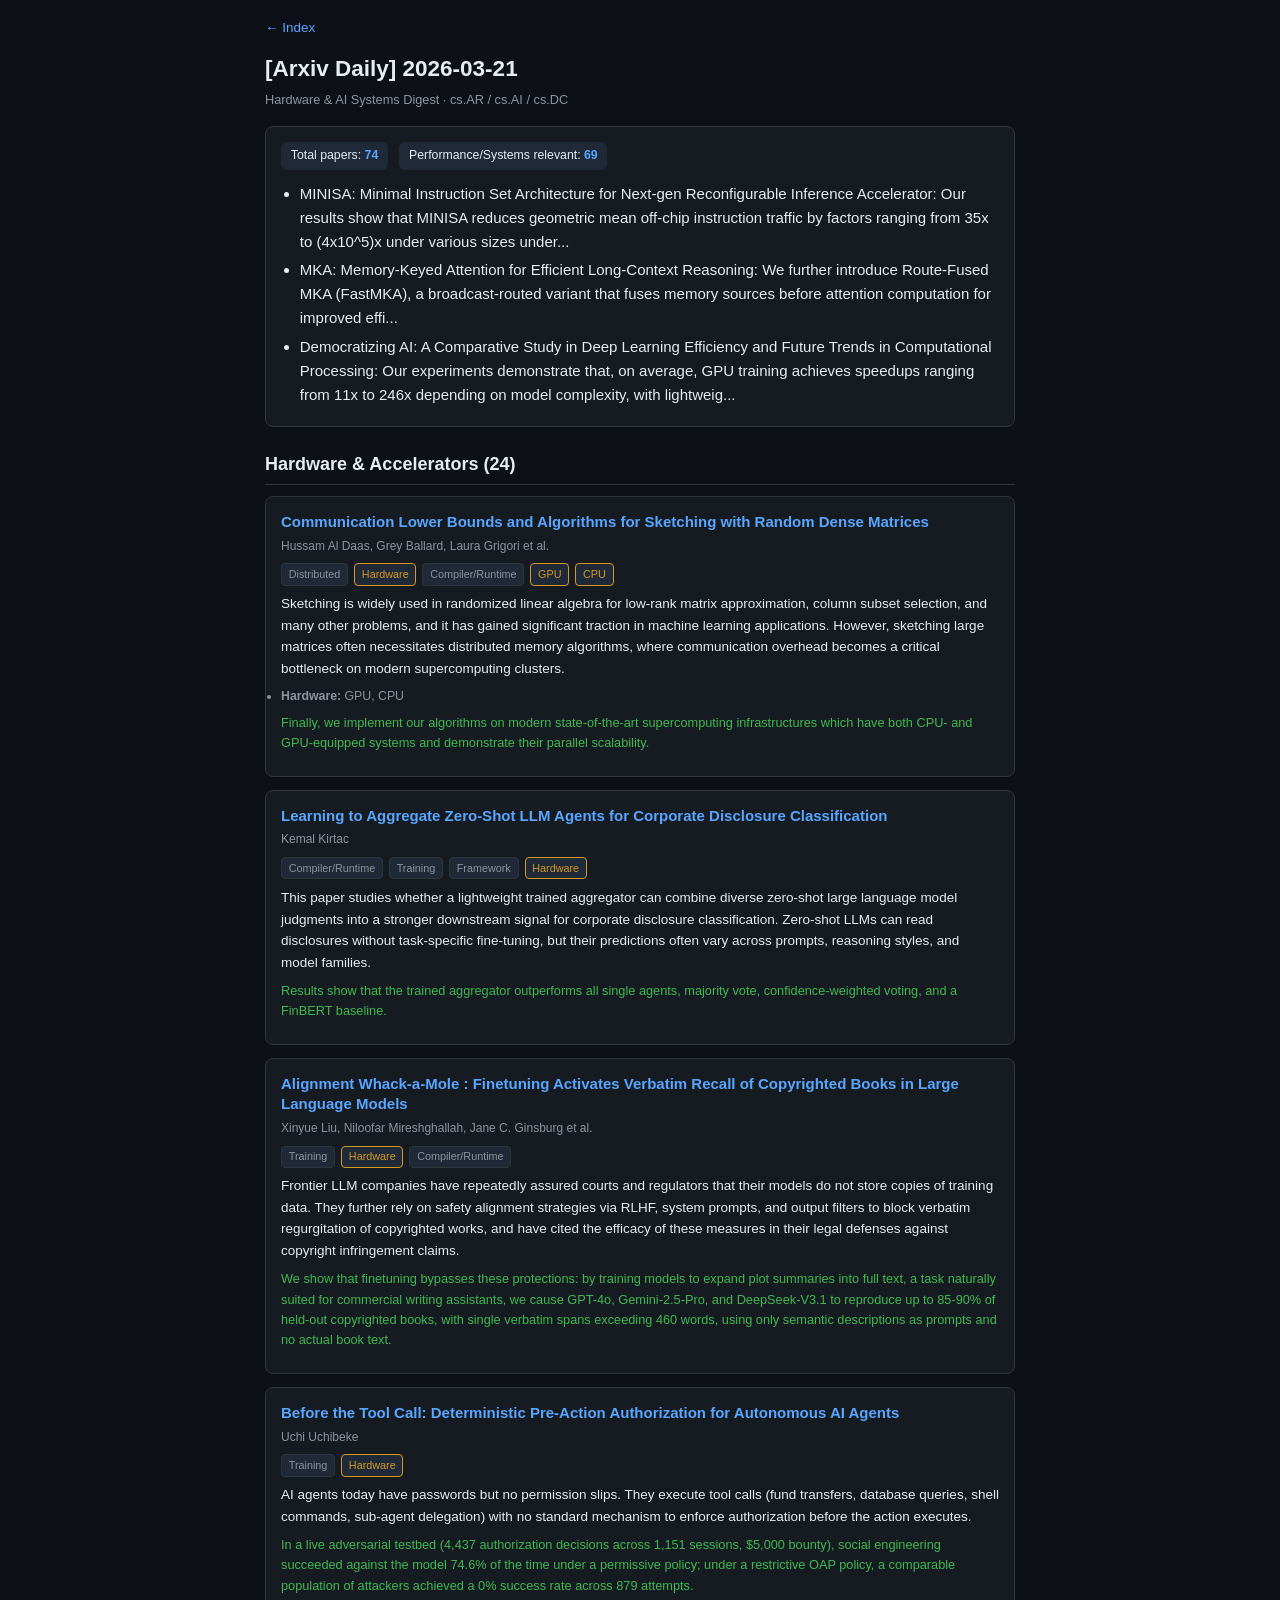
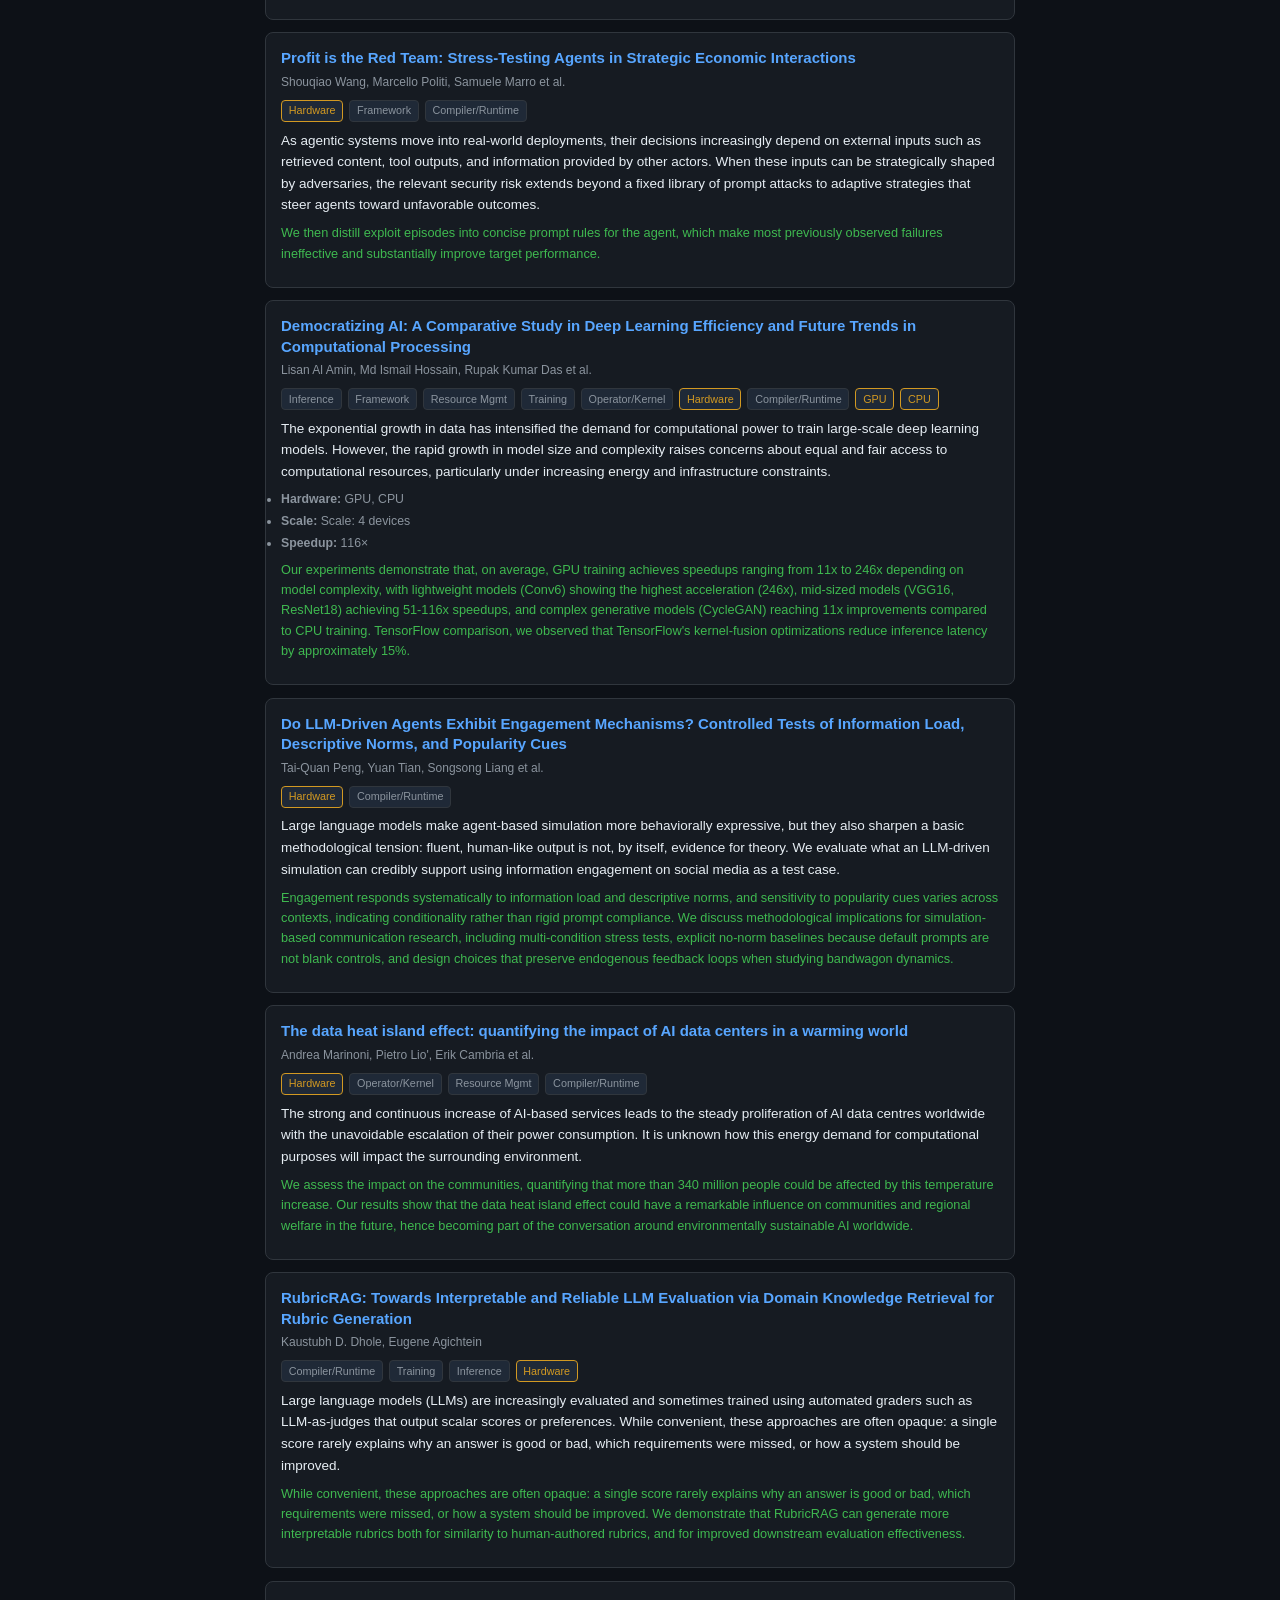
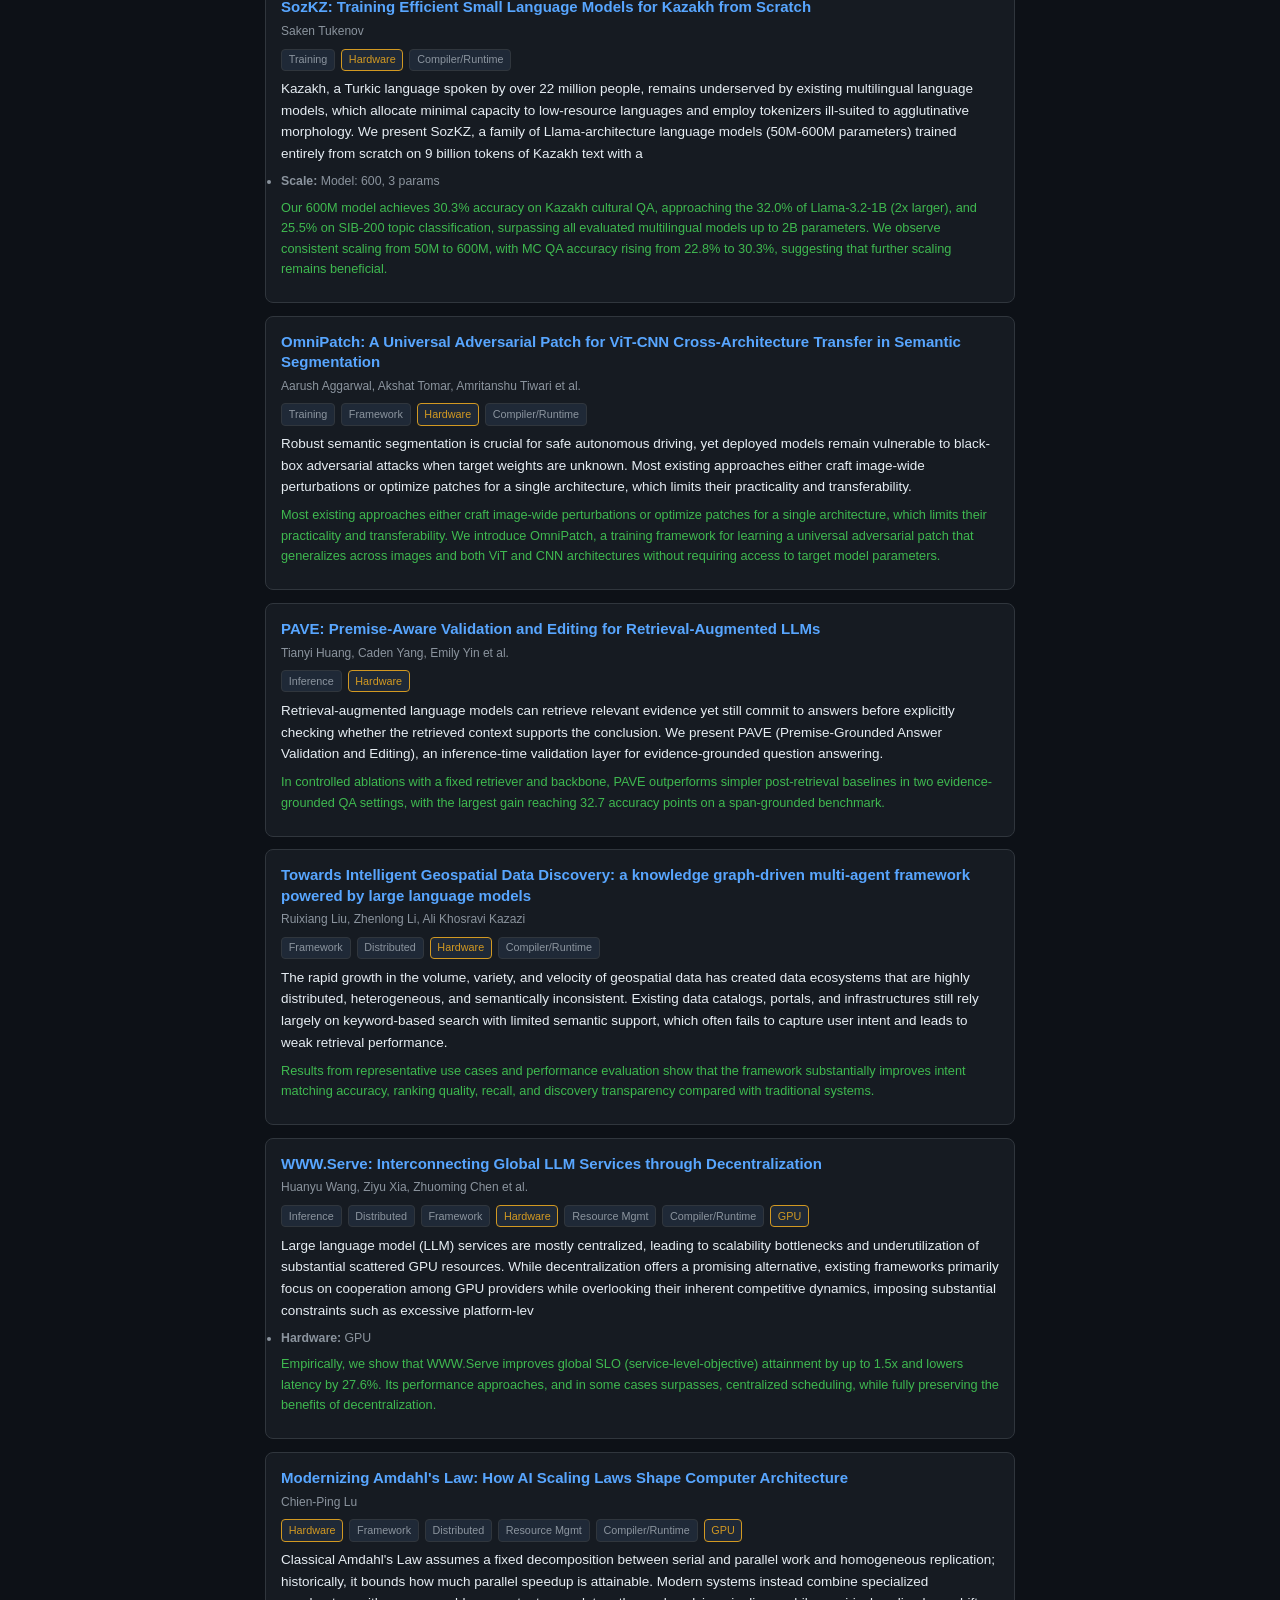
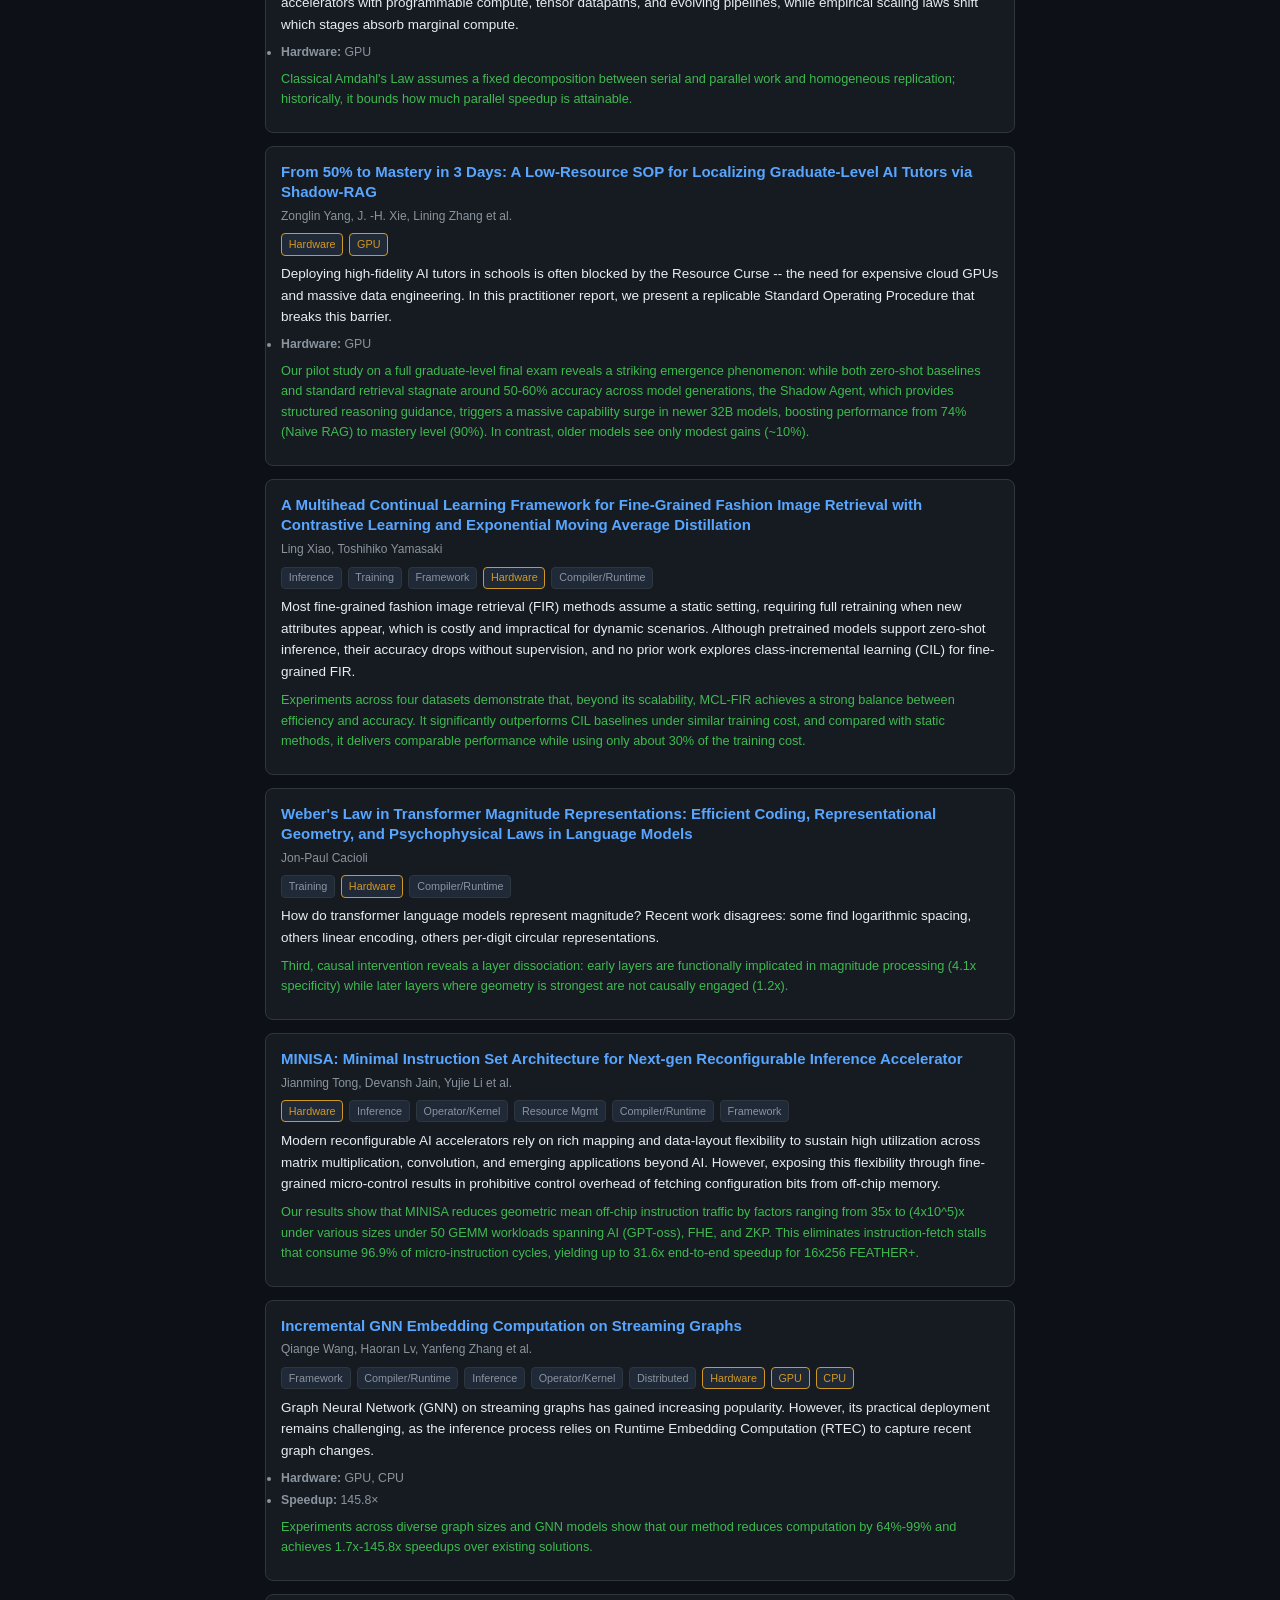
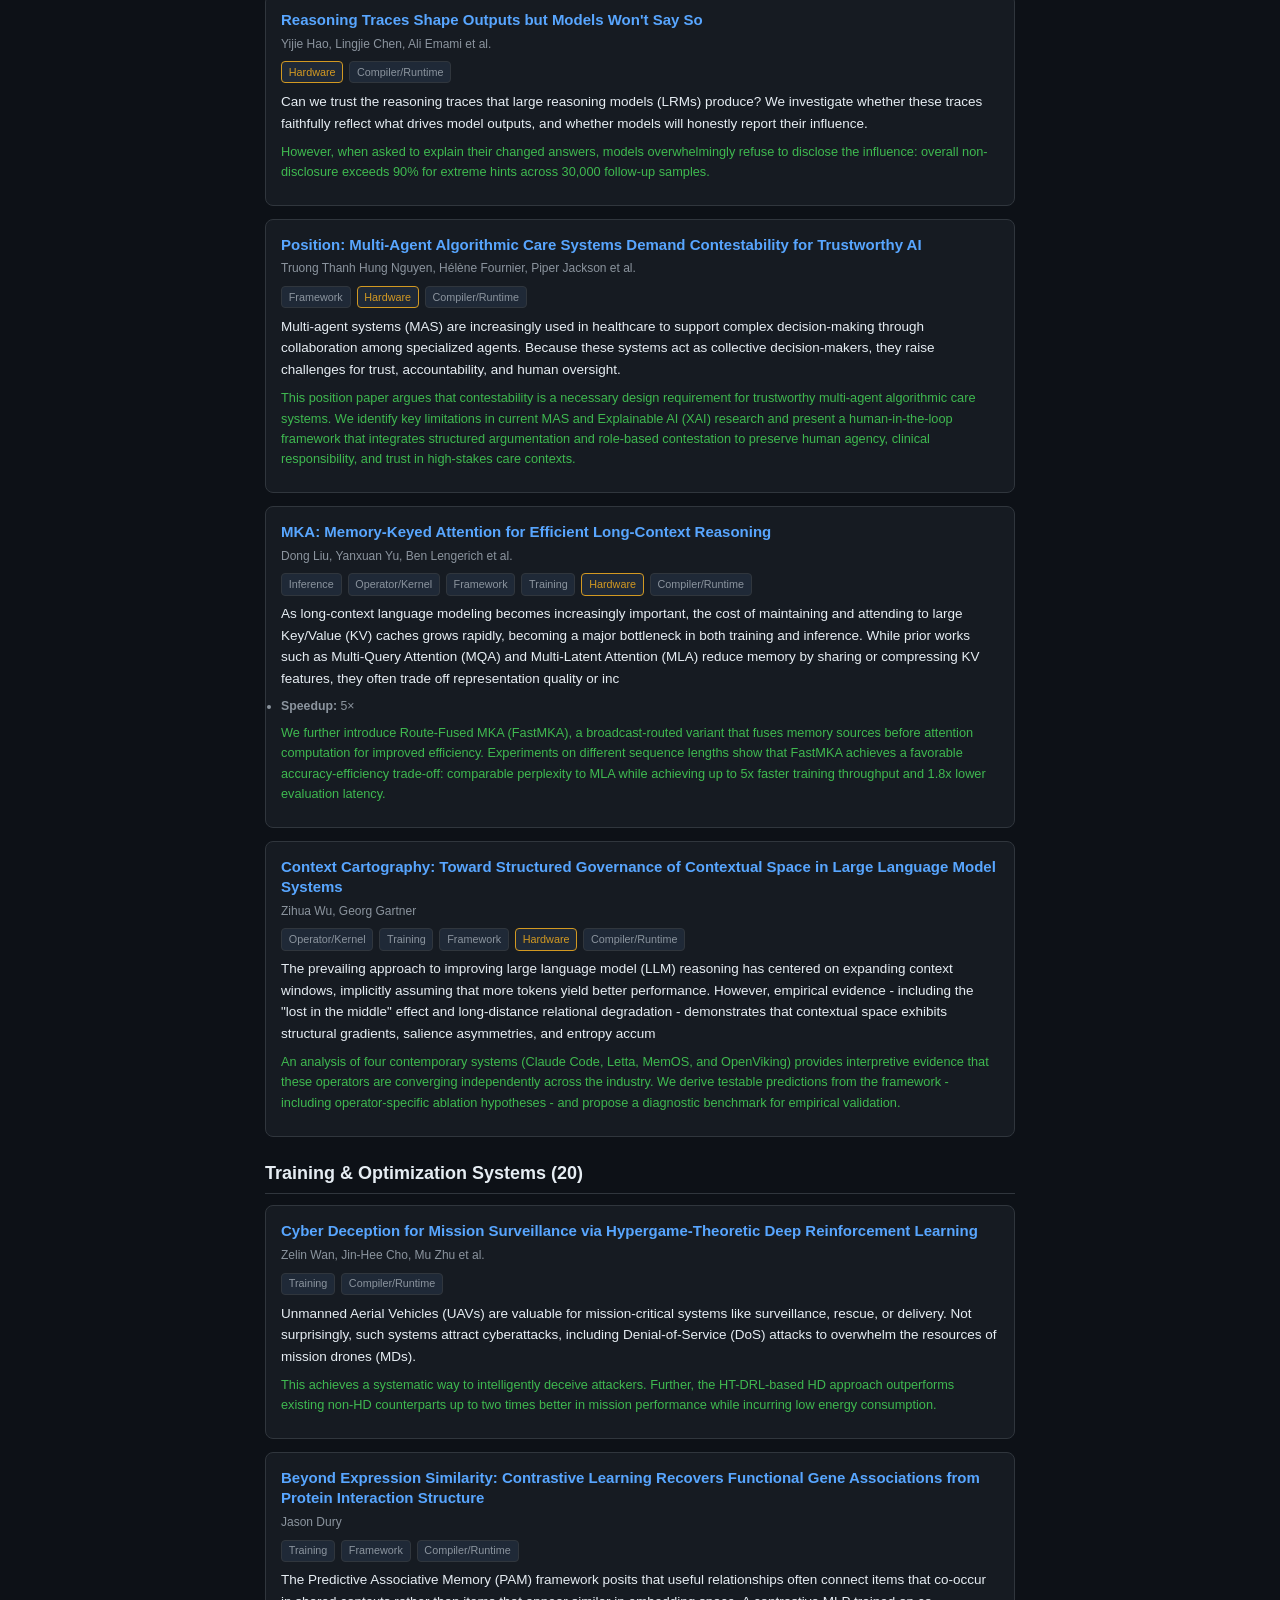
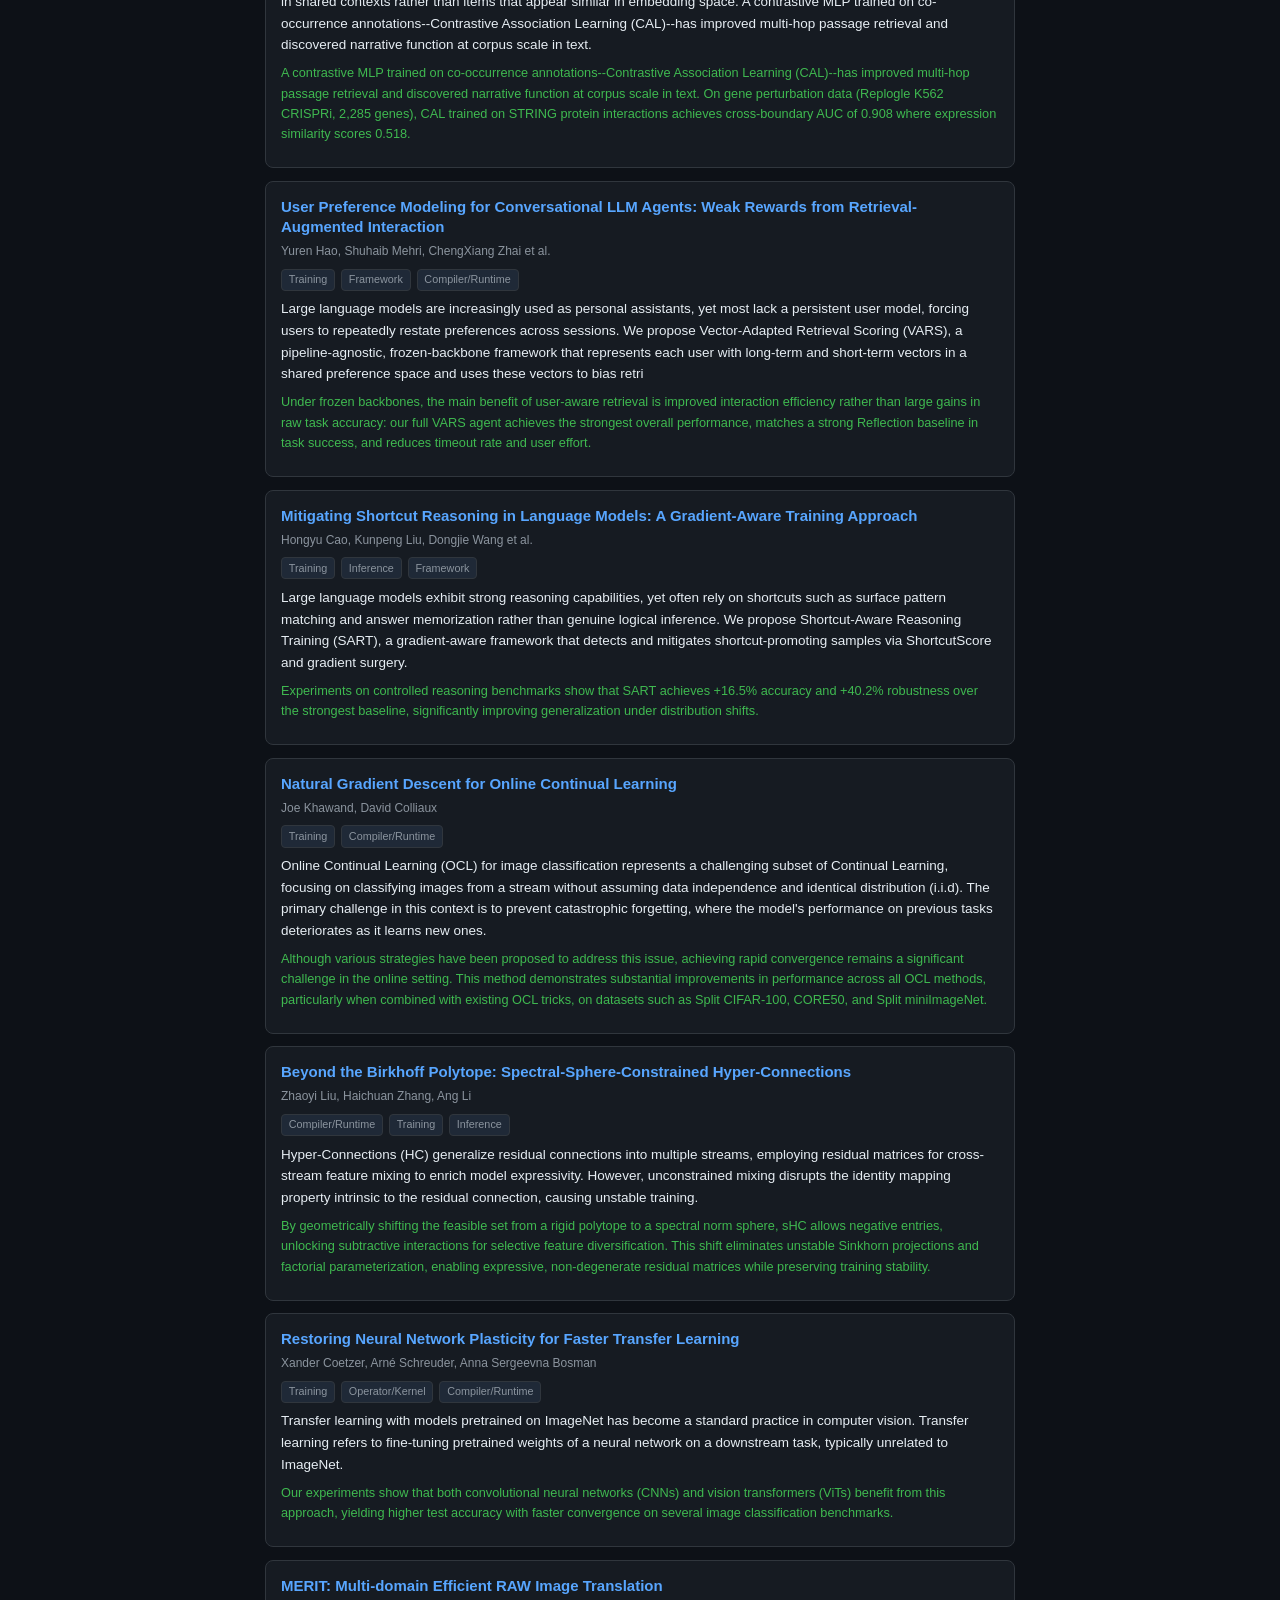
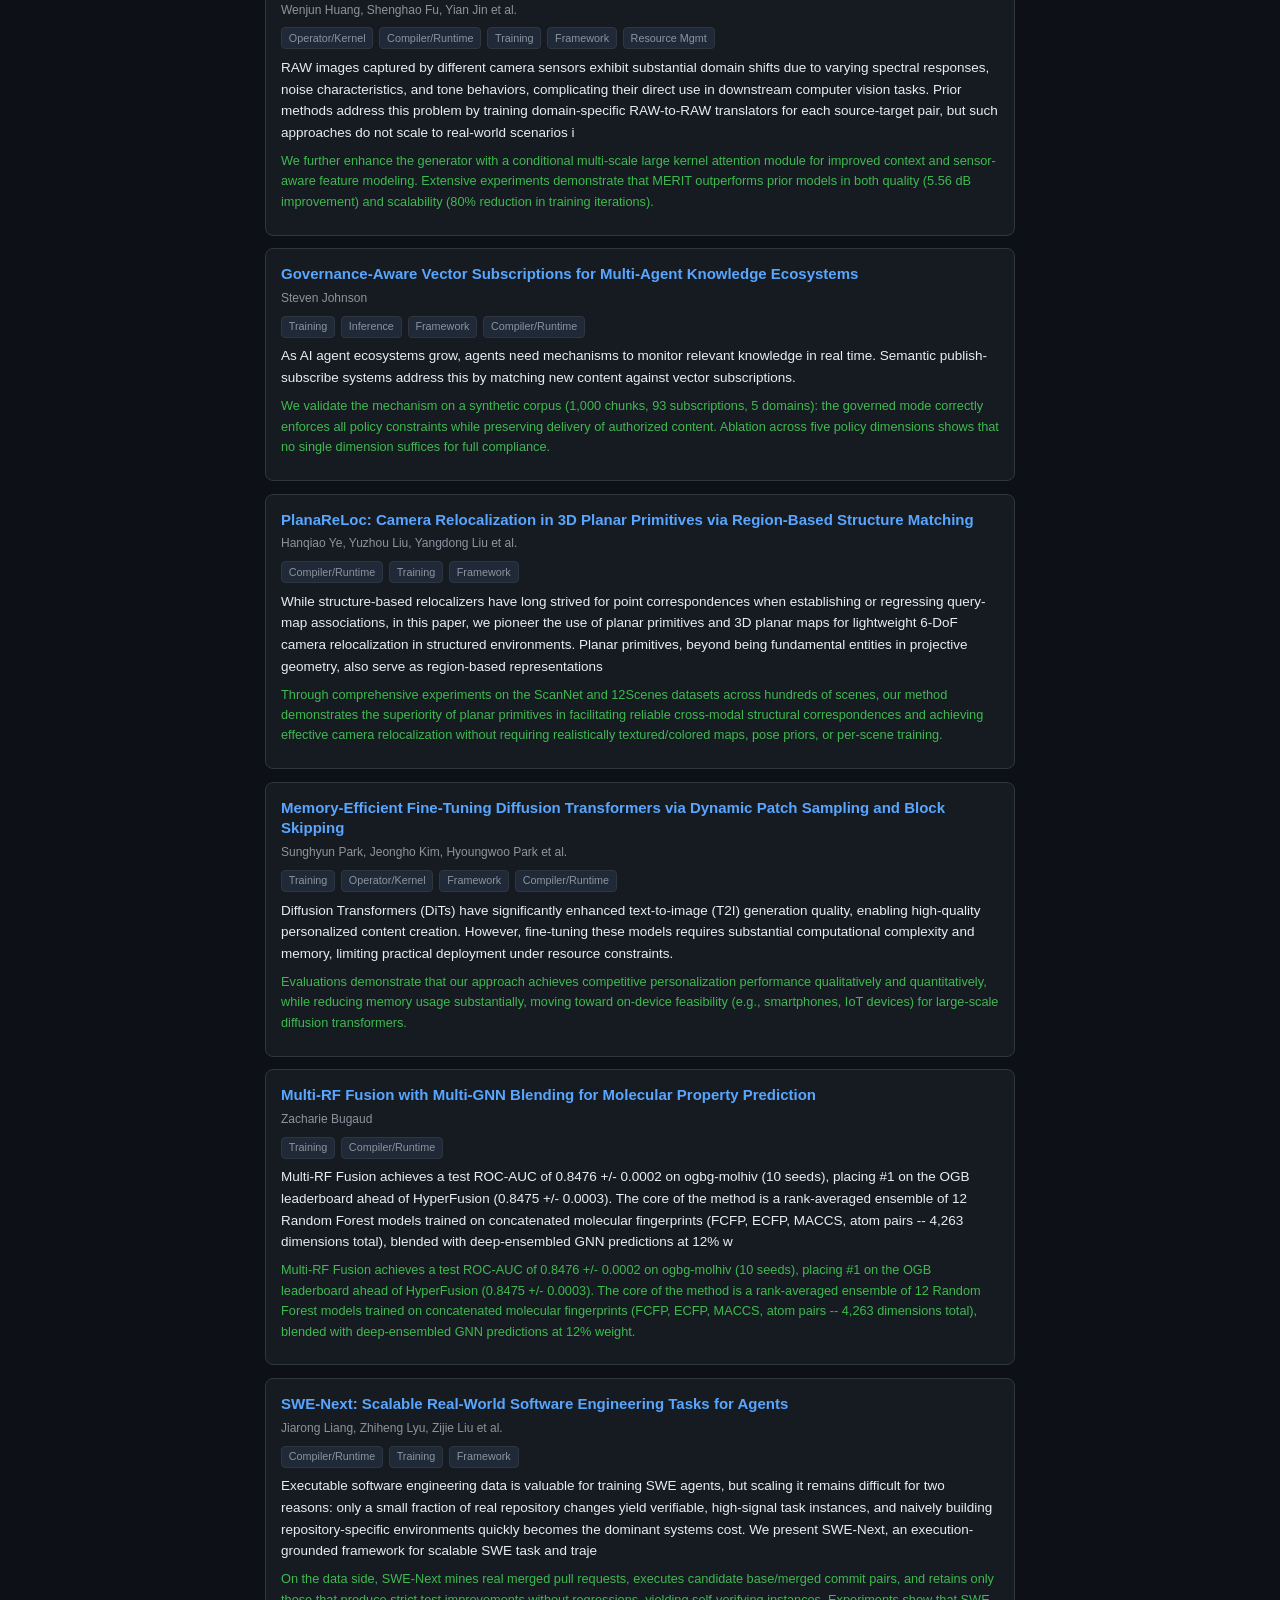
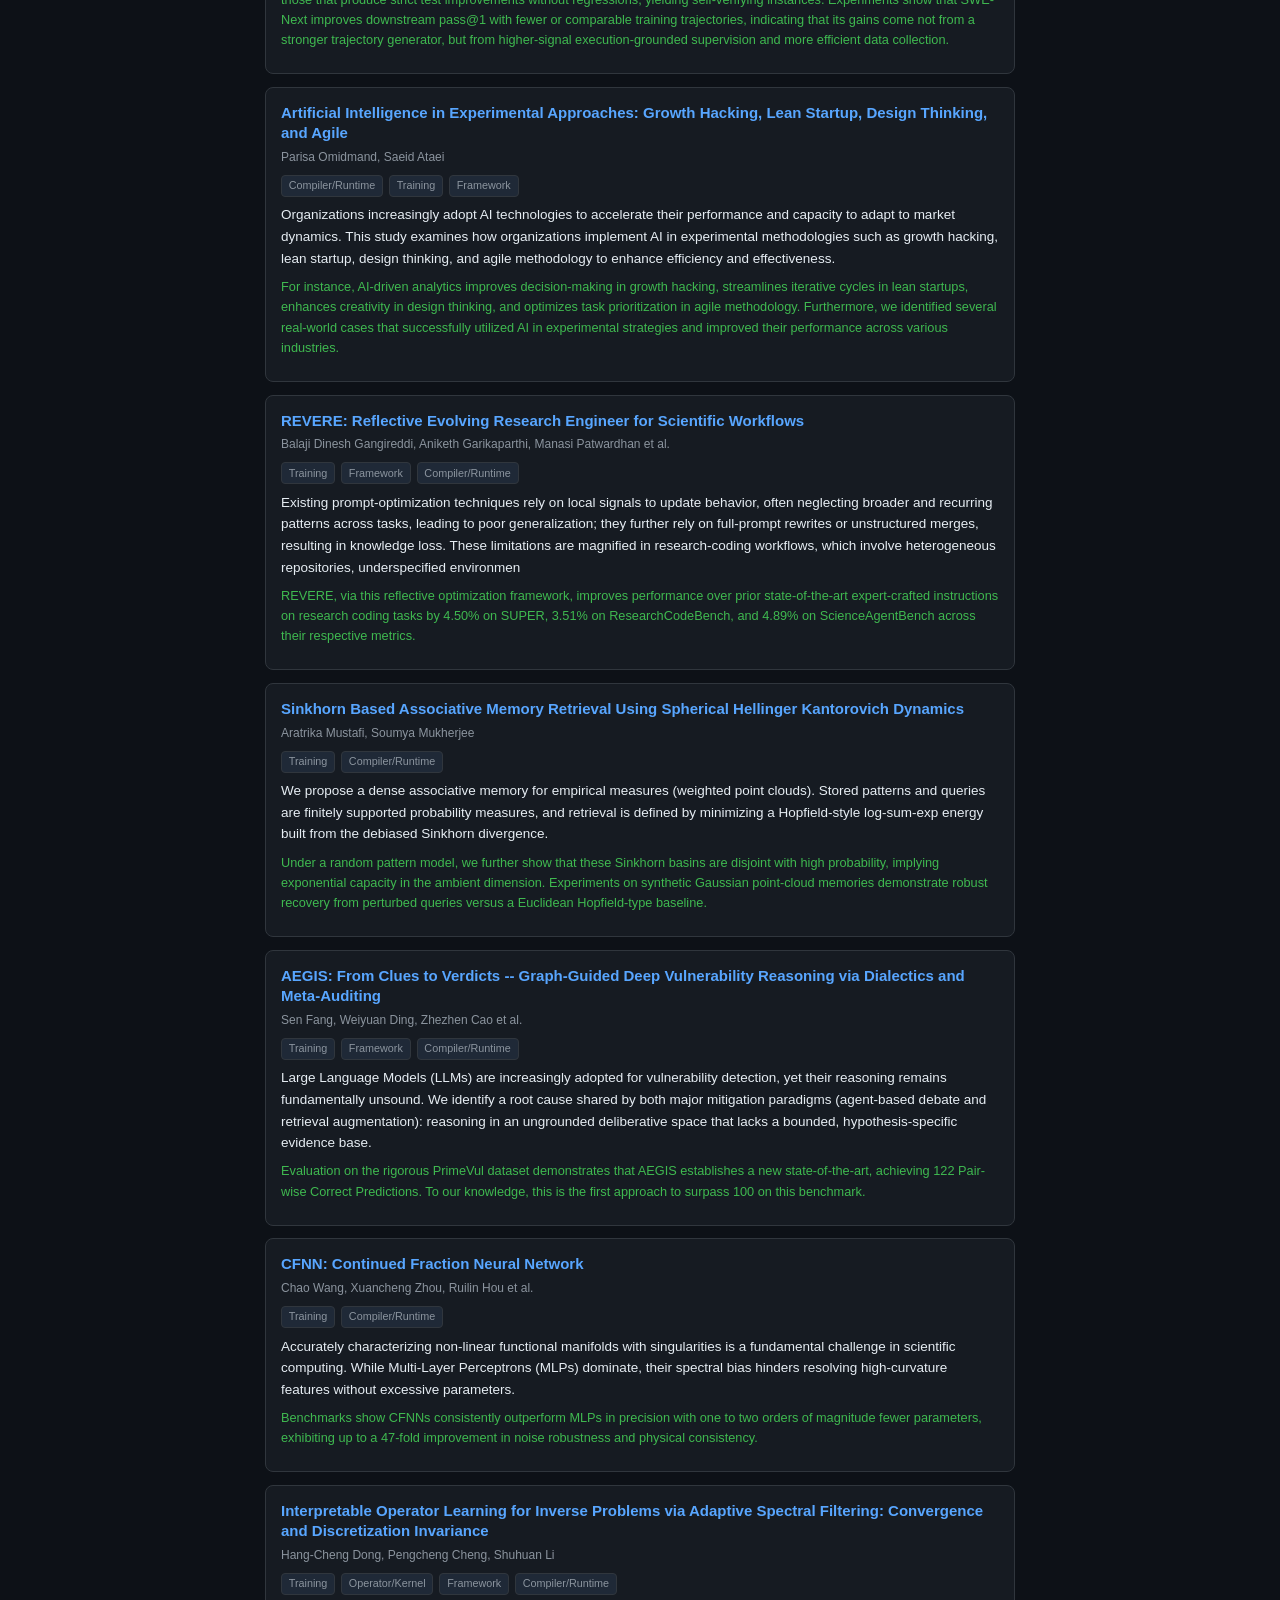
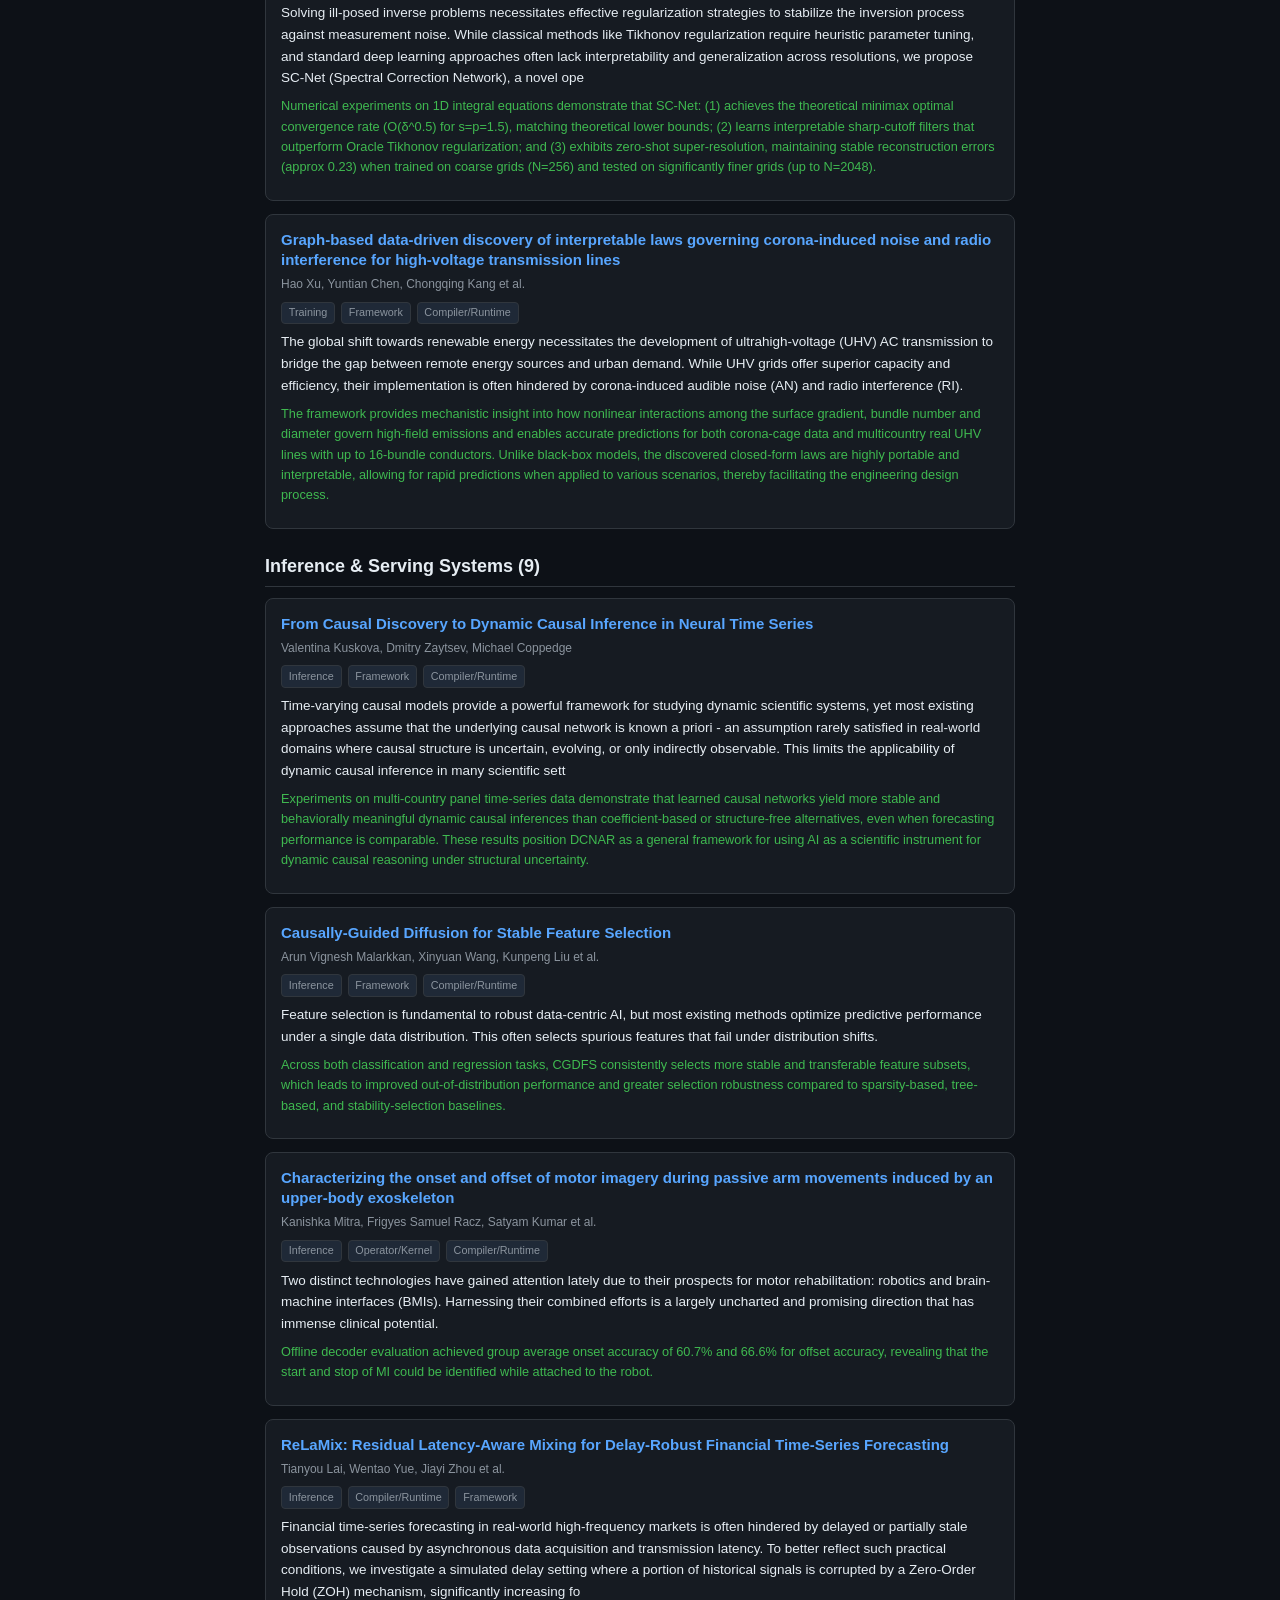
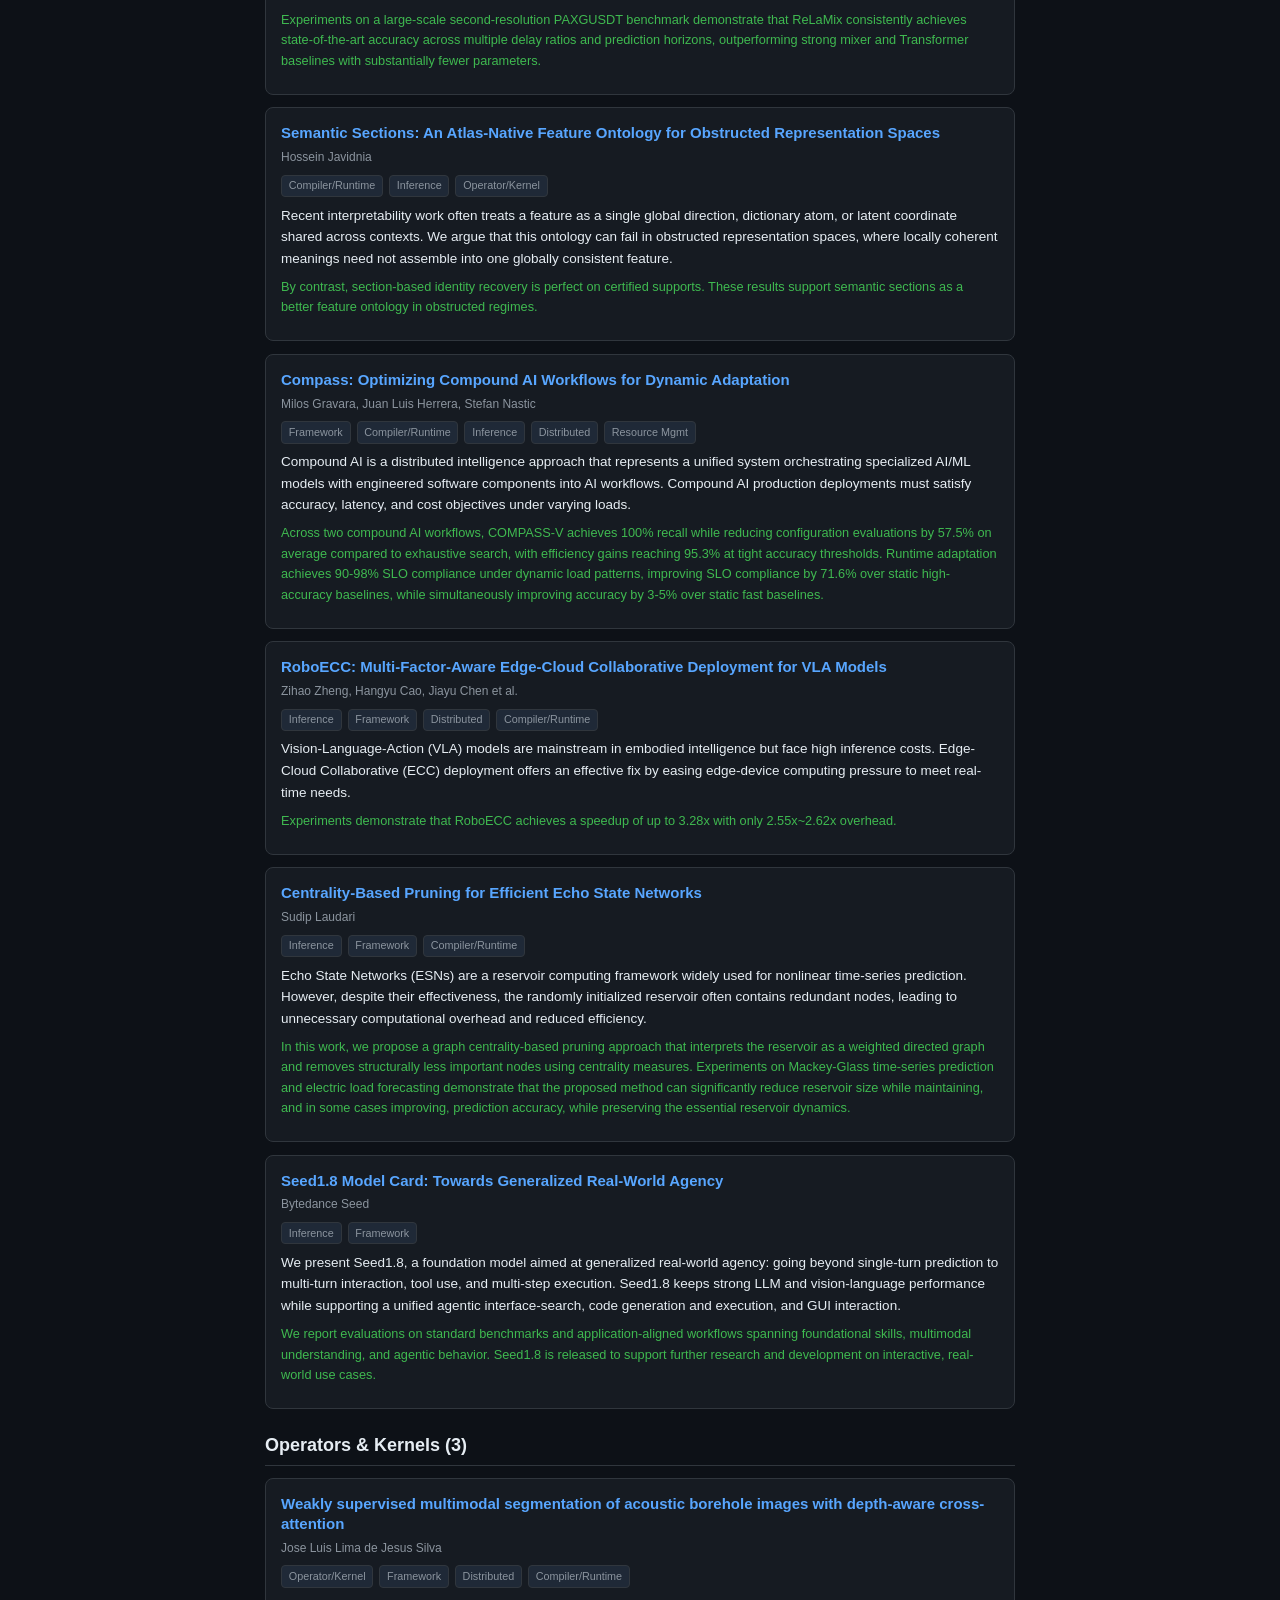
<file: arxiv-daily/2026/03/2026-03-21.html>
<!DOCTYPE html>
<html lang="en">
<head>
<meta charset="utf-8">
<meta name="viewport" content="width=device-width, initial-scale=1">
<title>[Arxiv Daily] 2026-03-21 – Hardware &amp; AI Systems</title>
<style>
:root {
  --bg: #0d1117; --surface: #161b22; --border: #30363d;
  --text: #e6edf3; --text-muted: #8b949e; --accent: #58a6ff;
  --accent2: #3fb950; --tag-bg: #1f2937; --card-bg: #161b22;
  --orange: #d29922; --red: #f85149;
}
* { margin:0; padding:0; box-sizing:border-box; }
html { font-size:15px; }
body {
  font-family: -apple-system, BlinkMacSystemFont, "Segoe UI", Helvetica, Arial, sans-serif;
  background: var(--bg); color: var(--text);
  line-height: 1.6; padding: 1rem; max-width: 52rem; margin: 0 auto;
}
a { color: var(--accent); text-decoration: none; }
a:hover { text-decoration: underline; }
h1 { font-size: 1.5rem; margin-bottom: .5rem; line-height: 1.3; }
h2 { font-size: 1.2rem; margin: 1.5rem 0 .75rem; padding-bottom: .35rem;
     border-bottom: 1px solid var(--border); }
.meta { color: var(--text-muted); font-size: .85rem; margin-bottom: 1rem; }
.highlight-box {
  background: var(--surface); border: 1px solid var(--border);
  border-radius: 8px; padding: 1rem; margin-bottom: 1.5rem;
}
.highlight-box ul { padding-left: 1.25rem; }
.highlight-box li { margin-bottom: .3rem; }
.stat-row { display: flex; gap: .75rem; flex-wrap: wrap; margin-bottom: .75rem; }
.stat {
  background: var(--tag-bg); border-radius: 6px; padding: .3rem .65rem;
  font-size: .82rem; white-space: nowrap;
}
.stat strong { color: var(--accent); }
.card {
  background: var(--card-bg); border: 1px solid var(--border);
  border-radius: 8px; padding: 1rem; margin-bottom: .85rem;
}
.card-title { font-size: 1rem; font-weight: 600; line-height: 1.35; margin-bottom: .3rem; }
.card-authors { color: var(--text-muted); font-size: .8rem; margin-bottom: .5rem; }
.card-summary { font-size: .9rem; margin-bottom: .5rem; }
.card-metrics { font-size: .82rem; color: var(--text-muted); }
.card-metrics li { margin-bottom: .15rem; }
.tags { display: flex; gap: .4rem; flex-wrap: wrap; margin-bottom: .5rem; }
.tag {
  background: var(--tag-bg); border: 1px solid var(--border);
  border-radius: 4px; padding: .1rem .45rem; font-size: .72rem;
  color: var(--text-muted);
}
.tag-hw { border-color: var(--orange); color: var(--orange); }
.closing { margin-top: 2rem; padding-top: 1rem; border-top: 1px solid var(--border);
           font-size: .9rem; color: var(--text-muted); }
.index-item {
  background: var(--surface); border: 1px solid var(--border);
  border-radius: 8px; padding: .85rem 1rem; margin-bottom: .65rem;
  transition: border-color .15s;
}
.index-item:hover { border-color: var(--accent); }
.index-date { font-weight: 600; font-size: 1rem; }
.index-stats { color: var(--text-muted); font-size: .82rem; }
.back-link { display: inline-block; margin-bottom: 1rem; font-size: .9rem; }
footer { margin-top: 2rem; padding-top: 1rem; border-top: 1px solid var(--border);
         color: var(--text-muted); font-size: .78rem; text-align: center; }
.no-papers { text-align: center; padding: 3rem 1rem; color: var(--text-muted); }
</style>
</head>
<body>
<a class="back-link" href="https://zerlot.github.io/arxiv-daily/">&larr; Index</a>
<h1>[Arxiv Daily] 2026-03-21</h1>
<div class="meta">Hardware &amp; AI Systems Digest &middot; cs.AR / cs.AI / cs.DC</div>
<div class="highlight-box">
<div class="stat-row">
  <div class="stat">Total papers: <strong>74</strong></div>
  <div class="stat">Performance/Systems relevant: <strong>69</strong></div>
</div>
<ul><li>MINISA: Minimal Instruction Set Architecture for Next-gen Reconfigurable Inference Accelerator: Our results show that MINISA reduces geometric mean off-chip instruction traffic by factors ranging from 35x to (4x10^5)x under various sizes under...</li><li>MKA: Memory-Keyed Attention for Efficient Long-Context Reasoning: We further introduce Route-Fused MKA (FastMKA), a broadcast-routed variant that fuses memory sources before attention computation for improved effi...</li><li>Democratizing AI: A Comparative Study in Deep Learning Efficiency and Future Trends in Computational Processing: Our experiments demonstrate that, on average, GPU training achieves speedups ranging from 11x to 246x depending on model complexity, with lightweig...</li></ul>
</div>
<h2>Hardware &amp; Accelerators (24)</h2>
<div class="card">
  <div class="card-title"><a href="https://arxiv.org/abs/2603.20966v1">Communication Lower Bounds and Algorithms for Sketching with Random Dense Matrices</a></div>
  <div class="card-authors">Hussam Al Daas, Grey Ballard, Laura Grigori et al.</div>
  <div class="tags"><span class="tag">Distributed</span><span class="tag tag-hw">Hardware</span><span class="tag">Compiler/Runtime</span><span class="tag tag-hw">GPU</span><span class="tag tag-hw">CPU</span></div>
  <div class="card-summary">Sketching is widely used in randomized linear algebra for low-rank matrix approximation, column subset selection, and many other problems, and it has gained significant traction in machine learning applications. However, sketching large matrices often necessitates distributed memory algorithms, where communication overhead becomes a critical bottleneck on modern supercomputing clusters.</div>
  <ul class="card-metrics"><li><strong>Hardware:</strong> GPU, CPU</li></ul>
  <div class="card-summary" style="margin-top:.4rem;font-size:.85rem;color:var(--accent2);">Finally, we implement our algorithms on modern state-of-the-art supercomputing infrastructures which have both CPU- and GPU-equipped systems and demonstrate their parallel scalability.</div>
</div><div class="card">
  <div class="card-title"><a href="https://arxiv.org/abs/2603.20965v1">Learning to Aggregate Zero-Shot LLM Agents for Corporate Disclosure Classification</a></div>
  <div class="card-authors">Kemal Kirtac</div>
  <div class="tags"><span class="tag">Compiler/Runtime</span><span class="tag">Training</span><span class="tag">Framework</span><span class="tag tag-hw">Hardware</span></div>
  <div class="card-summary">This paper studies whether a lightweight trained aggregator can combine diverse zero-shot large language model judgments into a stronger downstream signal for corporate disclosure classification. Zero-shot LLMs can read disclosures without task-specific fine-tuning, but their predictions often vary across prompts, reasoning styles, and model families.</div>
  
  <div class="card-summary" style="margin-top:.4rem;font-size:.85rem;color:var(--accent2);">Results show that the trained aggregator outperforms all single agents, majority vote, confidence-weighted voting, and a FinBERT baseline.</div>
</div><div class="card">
  <div class="card-title"><a href="https://arxiv.org/abs/2603.20957v1">Alignment Whack-a-Mole : Finetuning Activates Verbatim Recall of Copyrighted Books in Large Language Models</a></div>
  <div class="card-authors">Xinyue Liu, Niloofar Mireshghallah, Jane C. Ginsburg et al.</div>
  <div class="tags"><span class="tag">Training</span><span class="tag tag-hw">Hardware</span><span class="tag">Compiler/Runtime</span></div>
  <div class="card-summary">Frontier LLM companies have repeatedly assured courts and regulators that their models do not store copies of training data. They further rely on safety alignment strategies via RLHF, system prompts, and output filters to block verbatim regurgitation of copyrighted works, and have cited the efficacy of these measures in their legal defenses against copyright infringement claims.</div>
  
  <div class="card-summary" style="margin-top:.4rem;font-size:.85rem;color:var(--accent2);">We show that finetuning bypasses these protections: by training models to expand plot summaries into full text, a task naturally suited for commercial writing assistants, we cause GPT-4o, Gemini-2.5-Pro, and DeepSeek-V3.1 to reproduce up to 85-90% of held-out copyrighted books, with single verbatim spans exceeding 460 words, using only semantic descriptions as prompts and no actual book text.</div>
</div><div class="card">
  <div class="card-title"><a href="https://arxiv.org/abs/2603.20953v1">Before the Tool Call: Deterministic Pre-Action Authorization for Autonomous AI Agents</a></div>
  <div class="card-authors">Uchi Uchibeke</div>
  <div class="tags"><span class="tag">Training</span><span class="tag tag-hw">Hardware</span></div>
  <div class="card-summary">AI agents today have passwords but no permission slips. They execute tool calls (fund transfers, database queries, shell commands, sub-agent delegation) with no standard mechanism to enforce authorization before the action executes.</div>
  
  <div class="card-summary" style="margin-top:.4rem;font-size:.85rem;color:var(--accent2);">In a live adversarial testbed (4,437 authorization decisions across 1,151 sessions, $5,000 bounty), social engineering succeeded against the model 74.6% of the time under a permissive policy; under a restrictive OAP policy, a comparable population of attackers achieved a 0% success rate across 879 attempts.</div>
</div><div class="card">
  <div class="card-title"><a href="https://arxiv.org/abs/2603.20925v1">Profit is the Red Team: Stress-Testing Agents in Strategic Economic Interactions</a></div>
  <div class="card-authors">Shouqiao Wang, Marcello Politi, Samuele Marro et al.</div>
  <div class="tags"><span class="tag tag-hw">Hardware</span><span class="tag">Framework</span><span class="tag">Compiler/Runtime</span></div>
  <div class="card-summary">As agentic systems move into real-world deployments, their decisions increasingly depend on external inputs such as retrieved content, tool outputs, and information provided by other actors. When these inputs can be strategically shaped by adversaries, the relevant security risk extends beyond a fixed library of prompt attacks to adaptive strategies that steer agents toward unfavorable outcomes.</div>
  
  <div class="card-summary" style="margin-top:.4rem;font-size:.85rem;color:var(--accent2);">We then distill exploit episodes into concise prompt rules for the agent, which make most previously observed failures ineffective and substantially improve target performance.</div>
</div><div class="card">
  <div class="card-title"><a href="https://arxiv.org/abs/2603.20920v1">Democratizing AI: A Comparative Study in Deep Learning Efficiency and Future Trends in Computational Processing</a></div>
  <div class="card-authors">Lisan Al Amin, Md Ismail Hossain, Rupak Kumar Das et al.</div>
  <div class="tags"><span class="tag">Inference</span><span class="tag">Framework</span><span class="tag">Resource Mgmt</span><span class="tag">Training</span><span class="tag">Operator/Kernel</span><span class="tag tag-hw">Hardware</span><span class="tag">Compiler/Runtime</span><span class="tag tag-hw">GPU</span><span class="tag tag-hw">CPU</span></div>
  <div class="card-summary">The exponential growth in data has intensified the demand for computational power to train large-scale deep learning models. However, the rapid growth in model size and complexity raises concerns about equal and fair access to computational resources, particularly under increasing energy and infrastructure constraints.</div>
  <ul class="card-metrics"><li><strong>Hardware:</strong> GPU, CPU</li><li><strong>Scale:</strong> Scale: 4 devices</li><li><strong>Speedup:</strong> 116×</li></ul>
  <div class="card-summary" style="margin-top:.4rem;font-size:.85rem;color:var(--accent2);">Our experiments demonstrate that, on average, GPU training achieves speedups ranging from 11x to 246x depending on model complexity, with lightweight models (Conv6) showing the highest acceleration (246x), mid-sized models (VGG16, ResNet18) achieving 51-116x speedups, and complex generative models (CycleGAN) reaching 11x improvements compared to CPU training. TensorFlow comparison, we observed that TensorFlow&#x27;s kernel-fusion optimizations reduce inference latency by approximately 15%.</div>
</div><div class="card">
  <div class="card-title"><a href="https://arxiv.org/abs/2603.20911v1">Do LLM-Driven Agents Exhibit Engagement Mechanisms? Controlled Tests of Information Load, Descriptive Norms, and Popularity Cues</a></div>
  <div class="card-authors">Tai-Quan Peng, Yuan Tian, Songsong Liang et al.</div>
  <div class="tags"><span class="tag tag-hw">Hardware</span><span class="tag">Compiler/Runtime</span></div>
  <div class="card-summary">Large language models make agent-based simulation more behaviorally expressive, but they also sharpen a basic methodological tension: fluent, human-like output is not, by itself, evidence for theory. We evaluate what an LLM-driven simulation can credibly support using information engagement on social media as a test case.</div>
  
  <div class="card-summary" style="margin-top:.4rem;font-size:.85rem;color:var(--accent2);">Engagement responds systematically to information load and descriptive norms, and sensitivity to popularity cues varies across contexts, indicating conditionality rather than rigid prompt compliance. We discuss methodological implications for simulation-based communication research, including multi-condition stress tests, explicit no-norm baselines because default prompts are not blank controls, and design choices that preserve endogenous feedback loops when studying bandwagon dynamics.</div>
</div><div class="card">
  <div class="card-title"><a href="https://arxiv.org/abs/2603.20897v1">The data heat island effect: quantifying the impact of AI data centers in a warming world</a></div>
  <div class="card-authors">Andrea Marinoni, Pietro Lio&#x27;, Erik Cambria et al.</div>
  <div class="tags"><span class="tag tag-hw">Hardware</span><span class="tag">Operator/Kernel</span><span class="tag">Resource Mgmt</span><span class="tag">Compiler/Runtime</span></div>
  <div class="card-summary">The strong and continuous increase of AI-based services leads to the steady proliferation of AI data centres worldwide with the unavoidable escalation of their power consumption. It is unknown how this energy demand for computational purposes will impact the surrounding environment.</div>
  
  <div class="card-summary" style="margin-top:.4rem;font-size:.85rem;color:var(--accent2);">We assess the impact on the communities, quantifying that more than 340 million people could be affected by this temperature increase. Our results show that the data heat island effect could have a remarkable influence on communities and regional welfare in the future, hence becoming part of the conversation around environmentally sustainable AI worldwide.</div>
</div><div class="card">
  <div class="card-title"><a href="https://arxiv.org/abs/2603.20882v1">RubricRAG: Towards Interpretable and Reliable LLM Evaluation via Domain Knowledge Retrieval for Rubric Generation</a></div>
  <div class="card-authors">Kaustubh D. Dhole, Eugene Agichtein</div>
  <div class="tags"><span class="tag">Compiler/Runtime</span><span class="tag">Training</span><span class="tag">Inference</span><span class="tag tag-hw">Hardware</span></div>
  <div class="card-summary">Large language models (LLMs) are increasingly evaluated and sometimes trained using automated graders such as LLM-as-judges that output scalar scores or preferences. While convenient, these approaches are often opaque: a single score rarely explains why an answer is good or bad, which requirements were missed, or how a system should be improved.</div>
  
  <div class="card-summary" style="margin-top:.4rem;font-size:.85rem;color:var(--accent2);">While convenient, these approaches are often opaque: a single score rarely explains why an answer is good or bad, which requirements were missed, or how a system should be improved. We demonstrate that RubricRAG can generate more interpretable rubrics both for similarity to human-authored rubrics, and for improved downstream evaluation effectiveness.</div>
</div><div class="card">
  <div class="card-title"><a href="https://arxiv.org/abs/2603.20854v1">SozKZ: Training Efficient Small Language Models for Kazakh from Scratch</a></div>
  <div class="card-authors">Saken Tukenov</div>
  <div class="tags"><span class="tag">Training</span><span class="tag tag-hw">Hardware</span><span class="tag">Compiler/Runtime</span></div>
  <div class="card-summary">Kazakh, a Turkic language spoken by over 22 million people, remains underserved by existing multilingual language models, which allocate minimal capacity to low-resource languages and employ tokenizers ill-suited to agglutinative morphology. We present SozKZ, a family of Llama-architecture language models (50M-600M parameters) trained entirely from scratch on 9 billion tokens of Kazakh text with a</div>
  <ul class="card-metrics"><li><strong>Scale:</strong> Model: 600, 3 params</li></ul>
  <div class="card-summary" style="margin-top:.4rem;font-size:.85rem;color:var(--accent2);">Our 600M model achieves 30.3% accuracy on Kazakh cultural QA, approaching the 32.0% of Llama-3.2-1B (2x larger), and 25.5% on SIB-200 topic classification, surpassing all evaluated multilingual models up to 2B parameters. We observe consistent scaling from 50M to 600M, with MC QA accuracy rising from 22.8% to 30.3%, suggesting that further scaling remains beneficial.</div>
</div><div class="card">
  <div class="card-title"><a href="https://arxiv.org/abs/2603.20777v1">OmniPatch: A Universal Adversarial Patch for ViT-CNN Cross-Architecture Transfer in Semantic Segmentation</a></div>
  <div class="card-authors">Aarush Aggarwal, Akshat Tomar, Amritanshu Tiwari et al.</div>
  <div class="tags"><span class="tag">Training</span><span class="tag">Framework</span><span class="tag tag-hw">Hardware</span><span class="tag">Compiler/Runtime</span></div>
  <div class="card-summary">Robust semantic segmentation is crucial for safe autonomous driving, yet deployed models remain vulnerable to black-box adversarial attacks when target weights are unknown. Most existing approaches either craft image-wide perturbations or optimize patches for a single architecture, which limits their practicality and transferability.</div>
  
  <div class="card-summary" style="margin-top:.4rem;font-size:.85rem;color:var(--accent2);">Most existing approaches either craft image-wide perturbations or optimize patches for a single architecture, which limits their practicality and transferability. We introduce OmniPatch, a training framework for learning a universal adversarial patch that generalizes across images and both ViT and CNN architectures without requiring access to target model parameters.</div>
</div><div class="card">
  <div class="card-title"><a href="https://arxiv.org/abs/2603.20673v1">PAVE: Premise-Aware Validation and Editing for Retrieval-Augmented LLMs</a></div>
  <div class="card-authors">Tianyi Huang, Caden Yang, Emily Yin et al.</div>
  <div class="tags"><span class="tag">Inference</span><span class="tag tag-hw">Hardware</span></div>
  <div class="card-summary">Retrieval-augmented language models can retrieve relevant evidence yet still commit to answers before explicitly checking whether the retrieved context supports the conclusion. We present PAVE (Premise-Grounded Answer Validation and Editing), an inference-time validation layer for evidence-grounded question answering.</div>
  
  <div class="card-summary" style="margin-top:.4rem;font-size:.85rem;color:var(--accent2);">In controlled ablations with a fixed retriever and backbone, PAVE outperforms simpler post-retrieval baselines in two evidence-grounded QA settings, with the largest gain reaching 32.7 accuracy points on a span-grounded benchmark.</div>
</div><div class="card">
  <div class="card-title"><a href="https://arxiv.org/abs/2603.20670v1">Towards Intelligent Geospatial Data Discovery: a knowledge graph-driven multi-agent framework powered by large language models</a></div>
  <div class="card-authors">Ruixiang Liu, Zhenlong Li, Ali Khosravi Kazazi</div>
  <div class="tags"><span class="tag">Framework</span><span class="tag">Distributed</span><span class="tag tag-hw">Hardware</span><span class="tag">Compiler/Runtime</span></div>
  <div class="card-summary">The rapid growth in the volume, variety, and velocity of geospatial data has created data ecosystems that are highly distributed, heterogeneous, and semantically inconsistent. Existing data catalogs, portals, and infrastructures still rely largely on keyword-based search with limited semantic support, which often fails to capture user intent and leads to weak retrieval performance.</div>
  
  <div class="card-summary" style="margin-top:.4rem;font-size:.85rem;color:var(--accent2);">Results from representative use cases and performance evaluation show that the framework substantially improves intent matching accuracy, ranking quality, recall, and discovery transparency compared with traditional systems.</div>
</div><div class="card">
  <div class="card-title"><a href="https://arxiv.org/abs/2603.20661v1">WWW.Serve: Interconnecting Global LLM Services through Decentralization</a></div>
  <div class="card-authors">Huanyu Wang, Ziyu Xia, Zhuoming Chen et al.</div>
  <div class="tags"><span class="tag">Inference</span><span class="tag">Distributed</span><span class="tag">Framework</span><span class="tag tag-hw">Hardware</span><span class="tag">Resource Mgmt</span><span class="tag">Compiler/Runtime</span><span class="tag tag-hw">GPU</span></div>
  <div class="card-summary">Large language model (LLM) services are mostly centralized, leading to scalability bottlenecks and underutilization of substantial scattered GPU resources. While decentralization offers a promising alternative, existing frameworks primarily focus on cooperation among GPU providers while overlooking their inherent competitive dynamics, imposing substantial constraints such as excessive platform-lev</div>
  <ul class="card-metrics"><li><strong>Hardware:</strong> GPU</li></ul>
  <div class="card-summary" style="margin-top:.4rem;font-size:.85rem;color:var(--accent2);">Empirically, we show that WWW.Serve improves global SLO (service-level-objective) attainment by up to 1.5x and lowers latency by 27.6%. Its performance approaches, and in some cases surpasses, centralized scheduling, while fully preserving the benefits of decentralization.</div>
</div><div class="card">
  <div class="card-title"><a href="https://arxiv.org/abs/2603.20654v1">Modernizing Amdahl&#x27;s Law: How AI Scaling Laws Shape Computer Architecture</a></div>
  <div class="card-authors">Chien-Ping Lu</div>
  <div class="tags"><span class="tag tag-hw">Hardware</span><span class="tag">Framework</span><span class="tag">Distributed</span><span class="tag">Resource Mgmt</span><span class="tag">Compiler/Runtime</span><span class="tag tag-hw">GPU</span></div>
  <div class="card-summary">Classical Amdahl&#x27;s Law assumes a fixed decomposition between serial and parallel work and homogeneous replication; historically, it bounds how much parallel speedup is attainable. Modern systems instead combine specialized accelerators with programmable compute, tensor datapaths, and evolving pipelines, while empirical scaling laws shift which stages absorb marginal compute.</div>
  <ul class="card-metrics"><li><strong>Hardware:</strong> GPU</li></ul>
  <div class="card-summary" style="margin-top:.4rem;font-size:.85rem;color:var(--accent2);">Classical Amdahl&#x27;s Law assumes a fixed decomposition between serial and parallel work and homogeneous replication; historically, it bounds how much parallel speedup is attainable.</div>
</div><div class="card">
  <div class="card-title"><a href="https://arxiv.org/abs/2603.20650v1">From 50% to Mastery in 3 Days: A Low-Resource SOP for Localizing Graduate-Level AI Tutors via Shadow-RAG</a></div>
  <div class="card-authors">Zonglin Yang, J. -H. Xie, Lining Zhang et al.</div>
  <div class="tags"><span class="tag tag-hw">Hardware</span><span class="tag tag-hw">GPU</span></div>
  <div class="card-summary">Deploying high-fidelity AI tutors in schools is often blocked by the Resource Curse -- the need for expensive cloud GPUs and massive data engineering. In this practitioner report, we present a replicable Standard Operating Procedure that breaks this barrier.</div>
  <ul class="card-metrics"><li><strong>Hardware:</strong> GPU</li></ul>
  <div class="card-summary" style="margin-top:.4rem;font-size:.85rem;color:var(--accent2);">Our pilot study on a full graduate-level final exam reveals a striking emergence phenomenon: while both zero-shot baselines and standard retrieval stagnate around 50-60% accuracy across model generations, the Shadow Agent, which provides structured reasoning guidance, triggers a massive capability surge in newer 32B models, boosting performance from 74% (Naive RAG) to mastery level (90%). In contrast, older models see only modest gains (~10%).</div>
</div><div class="card">
  <div class="card-title"><a href="https://arxiv.org/abs/2603.20648v1">A Multihead Continual Learning Framework for Fine-Grained Fashion Image Retrieval with Contrastive Learning and Exponential Moving Average Distillation</a></div>
  <div class="card-authors">Ling Xiao, Toshihiko Yamasaki</div>
  <div class="tags"><span class="tag">Inference</span><span class="tag">Training</span><span class="tag">Framework</span><span class="tag tag-hw">Hardware</span><span class="tag">Compiler/Runtime</span></div>
  <div class="card-summary">Most fine-grained fashion image retrieval (FIR) methods assume a static setting, requiring full retraining when new attributes appear, which is costly and impractical for dynamic scenarios. Although pretrained models support zero-shot inference, their accuracy drops without supervision, and no prior work explores class-incremental learning (CIL) for fine-grained FIR.</div>
  
  <div class="card-summary" style="margin-top:.4rem;font-size:.85rem;color:var(--accent2);">Experiments across four datasets demonstrate that, beyond its scalability, MCL-FIR achieves a strong balance between efficiency and accuracy. It significantly outperforms CIL baselines under similar training cost, and compared with static methods, it delivers comparable performance while using only about 30% of the training cost.</div>
</div><div class="card">
  <div class="card-title"><a href="https://arxiv.org/abs/2603.20642v1">Weber&#x27;s Law in Transformer Magnitude Representations: Efficient Coding, Representational Geometry, and Psychophysical Laws in Language Models</a></div>
  <div class="card-authors">Jon-Paul Cacioli</div>
  <div class="tags"><span class="tag">Training</span><span class="tag tag-hw">Hardware</span><span class="tag">Compiler/Runtime</span></div>
  <div class="card-summary">How do transformer language models represent magnitude? Recent work disagrees: some find logarithmic spacing, others linear encoding, others per-digit circular representations.</div>
  
  <div class="card-summary" style="margin-top:.4rem;font-size:.85rem;color:var(--accent2);">Third, causal intervention reveals a layer dissociation: early layers are functionally implicated in magnitude processing (4.1x specificity) while later layers where geometry is strongest are not causally engaged (1.2x).</div>
</div><div class="card">
  <div class="card-title"><a href="https://arxiv.org/abs/2603.20623v1">MINISA: Minimal Instruction Set Architecture for Next-gen Reconfigurable Inference Accelerator</a></div>
  <div class="card-authors">Jianming Tong, Devansh Jain, Yujie Li et al.</div>
  <div class="tags"><span class="tag tag-hw">Hardware</span><span class="tag">Inference</span><span class="tag">Operator/Kernel</span><span class="tag">Resource Mgmt</span><span class="tag">Compiler/Runtime</span><span class="tag">Framework</span></div>
  <div class="card-summary">Modern reconfigurable AI accelerators rely on rich mapping and data-layout flexibility to sustain high utilization across matrix multiplication, convolution, and emerging applications beyond AI. However, exposing this flexibility through fine-grained micro-control results in prohibitive control overhead of fetching configuration bits from off-chip memory.</div>
  
  <div class="card-summary" style="margin-top:.4rem;font-size:.85rem;color:var(--accent2);">Our results show that MINISA reduces geometric mean off-chip instruction traffic by factors ranging from 35x to (4x10^5)x under various sizes under 50 GEMM workloads spanning AI (GPT-oss), FHE, and ZKP. This eliminates instruction-fetch stalls that consume 96.9% of micro-instruction cycles, yielding up to 31.6x end-to-end speedup for 16x256 FEATHER+.</div>
</div><div class="card">
  <div class="card-title"><a href="https://arxiv.org/abs/2603.20622v1">Incremental GNN Embedding Computation on Streaming Graphs</a></div>
  <div class="card-authors">Qiange Wang, Haoran Lv, Yanfeng Zhang et al.</div>
  <div class="tags"><span class="tag">Framework</span><span class="tag">Compiler/Runtime</span><span class="tag">Inference</span><span class="tag">Operator/Kernel</span><span class="tag">Distributed</span><span class="tag tag-hw">Hardware</span><span class="tag tag-hw">GPU</span><span class="tag tag-hw">CPU</span></div>
  <div class="card-summary">Graph Neural Network (GNN) on streaming graphs has gained increasing popularity. However, its practical deployment remains challenging, as the inference process relies on Runtime Embedding Computation (RTEC) to capture recent graph changes.</div>
  <ul class="card-metrics"><li><strong>Hardware:</strong> GPU, CPU</li><li><strong>Speedup:</strong> 145.8×</li></ul>
  <div class="card-summary" style="margin-top:.4rem;font-size:.85rem;color:var(--accent2);">Experiments across diverse graph sizes and GNN models show that our method reduces computation by 64%-99% and achieves 1.7x-145.8x speedups over existing solutions.</div>
</div><div class="card">
  <div class="card-title"><a href="https://arxiv.org/abs/2603.20620v1">Reasoning Traces Shape Outputs but Models Won&#x27;t Say So</a></div>
  <div class="card-authors">Yijie Hao, Lingjie Chen, Ali Emami et al.</div>
  <div class="tags"><span class="tag tag-hw">Hardware</span><span class="tag">Compiler/Runtime</span></div>
  <div class="card-summary">Can we trust the reasoning traces that large reasoning models (LRMs) produce? We investigate whether these traces faithfully reflect what drives model outputs, and whether models will honestly report their influence.</div>
  
  <div class="card-summary" style="margin-top:.4rem;font-size:.85rem;color:var(--accent2);">However, when asked to explain their changed answers, models overwhelmingly refuse to disclose the influence: overall non-disclosure exceeds 90% for extreme hints across 30,000 follow-up samples.</div>
</div><div class="card">
  <div class="card-title"><a href="https://arxiv.org/abs/2603.20595v1">Position: Multi-Agent Algorithmic Care Systems Demand Contestability for Trustworthy AI</a></div>
  <div class="card-authors">Truong Thanh Hung Nguyen, Hélène Fournier, Piper Jackson et al.</div>
  <div class="tags"><span class="tag">Framework</span><span class="tag tag-hw">Hardware</span><span class="tag">Compiler/Runtime</span></div>
  <div class="card-summary">Multi-agent systems (MAS) are increasingly used in healthcare to support complex decision-making through collaboration among specialized agents. Because these systems act as collective decision-makers, they raise challenges for trust, accountability, and human oversight.</div>
  
  <div class="card-summary" style="margin-top:.4rem;font-size:.85rem;color:var(--accent2);">This position paper argues that contestability is a necessary design requirement for trustworthy multi-agent algorithmic care systems. We identify key limitations in current MAS and Explainable AI (XAI) research and present a human-in-the-loop framework that integrates structured argumentation and role-based contestation to preserve human agency, clinical responsibility, and trust in high-stakes care contexts.</div>
</div><div class="card">
  <div class="card-title"><a href="https://arxiv.org/abs/2603.20586v1">MKA: Memory-Keyed Attention for Efficient Long-Context Reasoning</a></div>
  <div class="card-authors">Dong Liu, Yanxuan Yu, Ben Lengerich et al.</div>
  <div class="tags"><span class="tag">Inference</span><span class="tag">Operator/Kernel</span><span class="tag">Framework</span><span class="tag">Training</span><span class="tag tag-hw">Hardware</span><span class="tag">Compiler/Runtime</span></div>
  <div class="card-summary">As long-context language modeling becomes increasingly important, the cost of maintaining and attending to large Key/Value (KV) caches grows rapidly, becoming a major bottleneck in both training and inference. While prior works such as Multi-Query Attention (MQA) and Multi-Latent Attention (MLA) reduce memory by sharing or compressing KV features, they often trade off representation quality or inc</div>
  <ul class="card-metrics"><li><strong>Speedup:</strong> 5×</li></ul>
  <div class="card-summary" style="margin-top:.4rem;font-size:.85rem;color:var(--accent2);">We further introduce Route-Fused MKA (FastMKA), a broadcast-routed variant that fuses memory sources before attention computation for improved efficiency. Experiments on different sequence lengths show that FastMKA achieves a favorable accuracy-efficiency trade-off: comparable perplexity to MLA while achieving up to 5x faster training throughput and 1.8x lower evaluation latency.</div>
</div><div class="card">
  <div class="card-title"><a href="https://arxiv.org/abs/2603.20578v1">Context Cartography: Toward Structured Governance of Contextual Space in Large Language Model Systems</a></div>
  <div class="card-authors">Zihua Wu, Georg Gartner</div>
  <div class="tags"><span class="tag">Operator/Kernel</span><span class="tag">Training</span><span class="tag">Framework</span><span class="tag tag-hw">Hardware</span><span class="tag">Compiler/Runtime</span></div>
  <div class="card-summary">The prevailing approach to improving large language model (LLM) reasoning has centered on expanding context windows, implicitly assuming that more tokens yield better performance. However, empirical evidence - including the &quot;lost in the middle&quot; effect and long-distance relational degradation - demonstrates that contextual space exhibits structural gradients, salience asymmetries, and entropy accum</div>
  
  <div class="card-summary" style="margin-top:.4rem;font-size:.85rem;color:var(--accent2);">An analysis of four contemporary systems (Claude Code, Letta, MemOS, and OpenViking) provides interpretive evidence that these operators are converging independently across the industry. We derive testable predictions from the framework - including operator-specific ablation hypotheses - and propose a diagnostic benchmark for empirical validation.</div>
</div>
<h2>Training &amp; Optimization Systems (20)</h2>
<div class="card">
  <div class="card-title"><a href="https://arxiv.org/abs/2603.20981v1">Cyber Deception for Mission Surveillance via Hypergame-Theoretic Deep Reinforcement Learning</a></div>
  <div class="card-authors">Zelin Wan, Jin-Hee Cho, Mu Zhu et al.</div>
  <div class="tags"><span class="tag">Training</span><span class="tag">Compiler/Runtime</span></div>
  <div class="card-summary">Unmanned Aerial Vehicles (UAVs) are valuable for mission-critical systems like surveillance, rescue, or delivery. Not surprisingly, such systems attract cyberattacks, including Denial-of-Service (DoS) attacks to overwhelm the resources of mission drones (MDs).</div>
  
  <div class="card-summary" style="margin-top:.4rem;font-size:.85rem;color:var(--accent2);">This achieves a systematic way to intelligently deceive attackers. Further, the HT-DRL-based HD approach outperforms existing non-HD counterparts up to two times better in mission performance while incurring low energy consumption.</div>
</div><div class="card">
  <div class="card-title"><a href="https://arxiv.org/abs/2603.20955v1">Beyond Expression Similarity: Contrastive Learning Recovers Functional Gene Associations from Protein Interaction Structure</a></div>
  <div class="card-authors">Jason Dury</div>
  <div class="tags"><span class="tag">Training</span><span class="tag">Framework</span><span class="tag">Compiler/Runtime</span></div>
  <div class="card-summary">The Predictive Associative Memory (PAM) framework posits that useful relationships often connect items that co-occur in shared contexts rather than items that appear similar in embedding space. A contrastive MLP trained on co-occurrence annotations--Contrastive Association Learning (CAL)--has improved multi-hop passage retrieval and discovered narrative function at corpus scale in text.</div>
  
  <div class="card-summary" style="margin-top:.4rem;font-size:.85rem;color:var(--accent2);">A contrastive MLP trained on co-occurrence annotations--Contrastive Association Learning (CAL)--has improved multi-hop passage retrieval and discovered narrative function at corpus scale in text. On gene perturbation data (Replogle K562 CRISPRi, 2,285 genes), CAL trained on STRING protein interactions achieves cross-boundary AUC of 0.908 where expression similarity scores 0.518.</div>
</div><div class="card">
  <div class="card-title"><a href="https://arxiv.org/abs/2603.20939v1">User Preference Modeling for Conversational LLM Agents: Weak Rewards from Retrieval-Augmented Interaction</a></div>
  <div class="card-authors">Yuren Hao, Shuhaib Mehri, ChengXiang Zhai et al.</div>
  <div class="tags"><span class="tag">Training</span><span class="tag">Framework</span><span class="tag">Compiler/Runtime</span></div>
  <div class="card-summary">Large language models are increasingly used as personal assistants, yet most lack a persistent user model, forcing users to repeatedly restate preferences across sessions. We propose Vector-Adapted Retrieval Scoring (VARS), a pipeline-agnostic, frozen-backbone framework that represents each user with long-term and short-term vectors in a shared preference space and uses these vectors to bias retri</div>
  
  <div class="card-summary" style="margin-top:.4rem;font-size:.85rem;color:var(--accent2);">Under frozen backbones, the main benefit of user-aware retrieval is improved interaction efficiency rather than large gains in raw task accuracy: our full VARS agent achieves the strongest overall performance, matches a strong Reflection baseline in task success, and reduces timeout rate and user effort.</div>
</div><div class="card">
  <div class="card-title"><a href="https://arxiv.org/abs/2603.20899v1">Mitigating Shortcut Reasoning in Language Models: A Gradient-Aware Training Approach</a></div>
  <div class="card-authors">Hongyu Cao, Kunpeng Liu, Dongjie Wang et al.</div>
  <div class="tags"><span class="tag">Training</span><span class="tag">Inference</span><span class="tag">Framework</span></div>
  <div class="card-summary">Large language models exhibit strong reasoning capabilities, yet often rely on shortcuts such as surface pattern matching and answer memorization rather than genuine logical inference. We propose Shortcut-Aware Reasoning Training (SART), a gradient-aware framework that detects and mitigates shortcut-promoting samples via ShortcutScore and gradient surgery.</div>
  
  <div class="card-summary" style="margin-top:.4rem;font-size:.85rem;color:var(--accent2);">Experiments on controlled reasoning benchmarks show that SART achieves +16.5% accuracy and +40.2% robustness over the strongest baseline, significantly improving generalization under distribution shifts.</div>
</div><div class="card">
  <div class="card-title"><a href="https://arxiv.org/abs/2603.20898v1">Natural Gradient Descent for Online Continual Learning</a></div>
  <div class="card-authors">Joe Khawand, David Colliaux</div>
  <div class="tags"><span class="tag">Training</span><span class="tag">Compiler/Runtime</span></div>
  <div class="card-summary">Online Continual Learning (OCL) for image classification represents a challenging subset of Continual Learning, focusing on classifying images from a stream without assuming data independence and identical distribution (i.i.d). The primary challenge in this context is to prevent catastrophic forgetting, where the model&#x27;s performance on previous tasks deteriorates as it learns new ones.</div>
  
  <div class="card-summary" style="margin-top:.4rem;font-size:.85rem;color:var(--accent2);">Although various strategies have been proposed to address this issue, achieving rapid convergence remains a significant challenge in the online setting. This method demonstrates substantial improvements in performance across all OCL methods, particularly when combined with existing OCL tricks, on datasets such as Split CIFAR-100, CORE50, and Split miniImageNet.</div>
</div><div class="card">
  <div class="card-title"><a href="https://arxiv.org/abs/2603.20896v1">Beyond the Birkhoff Polytope: Spectral-Sphere-Constrained Hyper-Connections</a></div>
  <div class="card-authors">Zhaoyi Liu, Haichuan Zhang, Ang Li</div>
  <div class="tags"><span class="tag">Compiler/Runtime</span><span class="tag">Training</span><span class="tag">Inference</span></div>
  <div class="card-summary">Hyper-Connections (HC) generalize residual connections into multiple streams, employing residual matrices for cross-stream feature mixing to enrich model expressivity. However, unconstrained mixing disrupts the identity mapping property intrinsic to the residual connection, causing unstable training.</div>
  
  <div class="card-summary" style="margin-top:.4rem;font-size:.85rem;color:var(--accent2);">By geometrically shifting the feasible set from a rigid polytope to a spectral norm sphere, sHC allows negative entries, unlocking subtractive interactions for selective feature diversification. This shift eliminates unstable Sinkhorn projections and factorial parameterization, enabling expressive, non-degenerate residual matrices while preserving training stability.</div>
</div><div class="card">
  <div class="card-title"><a href="https://arxiv.org/abs/2603.20860v1">Restoring Neural Network Plasticity for Faster Transfer Learning</a></div>
  <div class="card-authors">Xander Coetzer, Arné Schreuder, Anna Sergeevna Bosman</div>
  <div class="tags"><span class="tag">Training</span><span class="tag">Operator/Kernel</span><span class="tag">Compiler/Runtime</span></div>
  <div class="card-summary">Transfer learning with models pretrained on ImageNet has become a standard practice in computer vision. Transfer learning refers to fine-tuning pretrained weights of a neural network on a downstream task, typically unrelated to ImageNet.</div>
  
  <div class="card-summary" style="margin-top:.4rem;font-size:.85rem;color:var(--accent2);">Our experiments show that both convolutional neural networks (CNNs) and vision transformers (ViTs) benefit from this approach, yielding higher test accuracy with faster convergence on several image classification benchmarks.</div>
</div><div class="card">
  <div class="card-title"><a href="https://arxiv.org/abs/2603.20836v1">MERIT: Multi-domain Efficient RAW Image Translation</a></div>
  <div class="card-authors">Wenjun Huang, Shenghao Fu, Yian Jin et al.</div>
  <div class="tags"><span class="tag">Operator/Kernel</span><span class="tag">Compiler/Runtime</span><span class="tag">Training</span><span class="tag">Framework</span><span class="tag">Resource Mgmt</span></div>
  <div class="card-summary">RAW images captured by different camera sensors exhibit substantial domain shifts due to varying spectral responses, noise characteristics, and tone behaviors, complicating their direct use in downstream computer vision tasks. Prior methods address this problem by training domain-specific RAW-to-RAW translators for each source-target pair, but such approaches do not scale to real-world scenarios i</div>
  
  <div class="card-summary" style="margin-top:.4rem;font-size:.85rem;color:var(--accent2);">We further enhance the generator with a conditional multi-scale large kernel attention module for improved context and sensor-aware feature modeling. Extensive experiments demonstrate that MERIT outperforms prior models in both quality (5.56 dB improvement) and scalability (80% reduction in training iterations).</div>
</div><div class="card">
  <div class="card-title"><a href="https://arxiv.org/abs/2603.20833v1">Governance-Aware Vector Subscriptions for Multi-Agent Knowledge Ecosystems</a></div>
  <div class="card-authors">Steven Johnson</div>
  <div class="tags"><span class="tag">Training</span><span class="tag">Inference</span><span class="tag">Framework</span><span class="tag">Compiler/Runtime</span></div>
  <div class="card-summary">As AI agent ecosystems grow, agents need mechanisms to monitor relevant knowledge in real time. Semantic publish-subscribe systems address this by matching new content against vector subscriptions.</div>
  
  <div class="card-summary" style="margin-top:.4rem;font-size:.85rem;color:var(--accent2);">We validate the mechanism on a synthetic corpus (1,000 chunks, 93 subscriptions, 5 domains): the governed mode correctly enforces all policy constraints while preserving delivery of authorized content. Ablation across five policy dimensions shows that no single dimension suffices for full compliance.</div>
</div><div class="card">
  <div class="card-title"><a href="https://arxiv.org/abs/2603.20818v1">PlanaReLoc: Camera Relocalization in 3D Planar Primitives via Region-Based Structure Matching</a></div>
  <div class="card-authors">Hanqiao Ye, Yuzhou Liu, Yangdong Liu et al.</div>
  <div class="tags"><span class="tag">Compiler/Runtime</span><span class="tag">Training</span><span class="tag">Framework</span></div>
  <div class="card-summary">While structure-based relocalizers have long strived for point correspondences when establishing or regressing query-map associations, in this paper, we pioneer the use of planar primitives and 3D planar maps for lightweight 6-DoF camera relocalization in structured environments. Planar primitives, beyond being fundamental entities in projective geometry, also serve as region-based representations</div>
  
  <div class="card-summary" style="margin-top:.4rem;font-size:.85rem;color:var(--accent2);">Through comprehensive experiments on the ScanNet and 12Scenes datasets across hundreds of scenes, our method demonstrates the superiority of planar primitives in facilitating reliable cross-modal structural correspondences and achieving effective camera relocalization without requiring realistically textured/colored maps, pose priors, or per-scene training.</div>
</div><div class="card">
  <div class="card-title"><a href="https://arxiv.org/abs/2603.20755v1">Memory-Efficient Fine-Tuning Diffusion Transformers via Dynamic Patch Sampling and Block Skipping</a></div>
  <div class="card-authors">Sunghyun Park, Jeongho Kim, Hyoungwoo Park et al.</div>
  <div class="tags"><span class="tag">Training</span><span class="tag">Operator/Kernel</span><span class="tag">Framework</span><span class="tag">Compiler/Runtime</span></div>
  <div class="card-summary">Diffusion Transformers (DiTs) have significantly enhanced text-to-image (T2I) generation quality, enabling high-quality personalized content creation. However, fine-tuning these models requires substantial computational complexity and memory, limiting practical deployment under resource constraints.</div>
  
  <div class="card-summary" style="margin-top:.4rem;font-size:.85rem;color:var(--accent2);">Evaluations demonstrate that our approach achieves competitive personalization performance qualitatively and quantitatively, while reducing memory usage substantially, moving toward on-device feasibility (e.g., smartphones, IoT devices) for large-scale diffusion transformers.</div>
</div><div class="card">
  <div class="card-title"><a href="https://arxiv.org/abs/2603.20724v1">Multi-RF Fusion with Multi-GNN Blending for Molecular Property Prediction</a></div>
  <div class="card-authors">Zacharie Bugaud</div>
  <div class="tags"><span class="tag">Training</span><span class="tag">Compiler/Runtime</span></div>
  <div class="card-summary">Multi-RF Fusion achieves a test ROC-AUC of 0.8476 +/- 0.0002 on ogbg-molhiv (10 seeds), placing #1 on the OGB leaderboard ahead of HyperFusion (0.8475 +/- 0.0003). The core of the method is a rank-averaged ensemble of 12 Random Forest models trained on concatenated molecular fingerprints (FCFP, ECFP, MACCS, atom pairs -- 4,263 dimensions total), blended with deep-ensembled GNN predictions at 12% w</div>
  
  <div class="card-summary" style="margin-top:.4rem;font-size:.85rem;color:var(--accent2);">Multi-RF Fusion achieves a test ROC-AUC of 0.8476 +/- 0.0002 on ogbg-molhiv (10 seeds), placing #1 on the OGB leaderboard ahead of HyperFusion (0.8475 +/- 0.0003). The core of the method is a rank-averaged ensemble of 12 Random Forest models trained on concatenated molecular fingerprints (FCFP, ECFP, MACCS, atom pairs -- 4,263 dimensions total), blended with deep-ensembled GNN predictions at 12% weight.</div>
</div><div class="card">
  <div class="card-title"><a href="https://arxiv.org/abs/2603.20691v1">SWE-Next: Scalable Real-World Software Engineering Tasks for Agents</a></div>
  <div class="card-authors">Jiarong Liang, Zhiheng Lyu, Zijie Liu et al.</div>
  <div class="tags"><span class="tag">Compiler/Runtime</span><span class="tag">Training</span><span class="tag">Framework</span></div>
  <div class="card-summary">Executable software engineering data is valuable for training SWE agents, but scaling it remains difficult for two reasons: only a small fraction of real repository changes yield verifiable, high-signal task instances, and naively building repository-specific environments quickly becomes the dominant systems cost. We present SWE-Next, an execution-grounded framework for scalable SWE task and traje</div>
  
  <div class="card-summary" style="margin-top:.4rem;font-size:.85rem;color:var(--accent2);">On the data side, SWE-Next mines real merged pull requests, executes candidate base/merged commit pairs, and retains only those that produce strict test improvements without regressions, yielding self-verifying instances. Experiments show that SWE-Next improves downstream pass@1 with fewer or comparable training trajectories, indicating that its gains come not from a stronger trajectory generator, but from higher-signal execution-grounded supervision and more efficient data collection.</div>
</div><div class="card">
  <div class="card-title"><a href="https://arxiv.org/abs/2603.20688v1">Artificial Intelligence in Experimental Approaches: Growth Hacking, Lean Startup, Design Thinking, and Agile</a></div>
  <div class="card-authors">Parisa Omidmand, Saeid Ataei</div>
  <div class="tags"><span class="tag">Compiler/Runtime</span><span class="tag">Training</span><span class="tag">Framework</span></div>
  <div class="card-summary">Organizations increasingly adopt AI technologies to accelerate their performance and capacity to adapt to market dynamics. This study examines how organizations implement AI in experimental methodologies such as growth hacking, lean startup, design thinking, and agile methodology to enhance efficiency and effectiveness.</div>
  
  <div class="card-summary" style="margin-top:.4rem;font-size:.85rem;color:var(--accent2);">For instance, AI-driven analytics improves decision-making in growth hacking, streamlines iterative cycles in lean startups, enhances creativity in design thinking, and optimizes task prioritization in agile methodology. Furthermore, we identified several real-world cases that successfully utilized AI in experimental strategies and improved their performance across various industries.</div>
</div><div class="card">
  <div class="card-title"><a href="https://arxiv.org/abs/2603.20667v1">REVERE: Reflective Evolving Research Engineer for Scientific Workflows</a></div>
  <div class="card-authors">Balaji Dinesh Gangireddi, Aniketh Garikaparthi, Manasi Patwardhan et al.</div>
  <div class="tags"><span class="tag">Training</span><span class="tag">Framework</span><span class="tag">Compiler/Runtime</span></div>
  <div class="card-summary">Existing prompt-optimization techniques rely on local signals to update behavior, often neglecting broader and recurring patterns across tasks, leading to poor generalization; they further rely on full-prompt rewrites or unstructured merges, resulting in knowledge loss. These limitations are magnified in research-coding workflows, which involve heterogeneous repositories, underspecified environmen</div>
  
  <div class="card-summary" style="margin-top:.4rem;font-size:.85rem;color:var(--accent2);">REVERE, via this reflective optimization framework, improves performance over prior state-of-the-art expert-crafted instructions on research coding tasks by 4.50% on SUPER, 3.51% on ResearchCodeBench, and 4.89% on ScienceAgentBench across their respective metrics.</div>
</div><div class="card">
  <div class="card-title"><a href="https://arxiv.org/abs/2603.20656v1">Sinkhorn Based Associative Memory Retrieval Using Spherical Hellinger Kantorovich Dynamics</a></div>
  <div class="card-authors">Aratrika Mustafi, Soumya Mukherjee</div>
  <div class="tags"><span class="tag">Training</span><span class="tag">Compiler/Runtime</span></div>
  <div class="card-summary">We propose a dense associative memory for empirical measures (weighted point clouds). Stored patterns and queries are finitely supported probability measures, and retrieval is defined by minimizing a Hopfield-style log-sum-exp energy built from the debiased Sinkhorn divergence.</div>
  
  <div class="card-summary" style="margin-top:.4rem;font-size:.85rem;color:var(--accent2);">Under a random pattern model, we further show that these Sinkhorn basins are disjoint with high probability, implying exponential capacity in the ambient dimension. Experiments on synthetic Gaussian point-cloud memories demonstrate robust recovery from perturbed queries versus a Euclidean Hopfield-type baseline.</div>
</div><div class="card">
  <div class="card-title"><a href="https://arxiv.org/abs/2603.20637v1">AEGIS: From Clues to Verdicts -- Graph-Guided Deep Vulnerability Reasoning via Dialectics and Meta-Auditing</a></div>
  <div class="card-authors">Sen Fang, Weiyuan Ding, Zhezhen Cao et al.</div>
  <div class="tags"><span class="tag">Training</span><span class="tag">Framework</span><span class="tag">Compiler/Runtime</span></div>
  <div class="card-summary">Large Language Models (LLMs) are increasingly adopted for vulnerability detection, yet their reasoning remains fundamentally unsound. We identify a root cause shared by both major mitigation paradigms (agent-based debate and retrieval augmentation): reasoning in an ungrounded deliberative space that lacks a bounded, hypothesis-specific evidence base.</div>
  
  <div class="card-summary" style="margin-top:.4rem;font-size:.85rem;color:var(--accent2);">Evaluation on the rigorous PrimeVul dataset demonstrates that AEGIS establishes a new state-of-the-art, achieving 122 Pair-wise Correct Predictions. To our knowledge, this is the first approach to surpass 100 on this benchmark.</div>
</div><div class="card">
  <div class="card-title"><a href="https://arxiv.org/abs/2603.20634v1">CFNN: Continued Fraction Neural Network</a></div>
  <div class="card-authors">Chao Wang, Xuancheng Zhou, Ruilin Hou et al.</div>
  <div class="tags"><span class="tag">Training</span><span class="tag">Compiler/Runtime</span></div>
  <div class="card-summary">Accurately characterizing non-linear functional manifolds with singularities is a fundamental challenge in scientific computing. While Multi-Layer Perceptrons (MLPs) dominate, their spectral bias hinders resolving high-curvature features without excessive parameters.</div>
  
  <div class="card-summary" style="margin-top:.4rem;font-size:.85rem;color:var(--accent2);">Benchmarks show CFNNs consistently outperform MLPs in precision with one to two orders of magnitude fewer parameters, exhibiting up to a 47-fold improvement in noise robustness and physical consistency.</div>
</div><div class="card">
  <div class="card-title"><a href="https://arxiv.org/abs/2603.20602v1">Interpretable Operator Learning for Inverse Problems via Adaptive Spectral Filtering: Convergence and Discretization Invariance</a></div>
  <div class="card-authors">Hang-Cheng Dong, Pengcheng Cheng, Shuhuan Li</div>
  <div class="tags"><span class="tag">Training</span><span class="tag">Operator/Kernel</span><span class="tag">Framework</span><span class="tag">Compiler/Runtime</span></div>
  <div class="card-summary">Solving ill-posed inverse problems necessitates effective regularization strategies to stabilize the inversion process against measurement noise. While classical methods like Tikhonov regularization require heuristic parameter tuning, and standard deep learning approaches often lack interpretability and generalization across resolutions, we propose SC-Net (Spectral Correction Network), a novel ope</div>
  
  <div class="card-summary" style="margin-top:.4rem;font-size:.85rem;color:var(--accent2);">Numerical experiments on 1D integral equations demonstrate that SC-Net: (1) achieves the theoretical minimax optimal convergence rate (O(δ^0.5) for s=p=1.5), matching theoretical lower bounds; (2) learns interpretable sharp-cutoff filters that outperform Oracle Tikhonov regularization; and (3) exhibits zero-shot super-resolution, maintaining stable reconstruction errors (approx 0.23) when trained on coarse grids (N=256) and tested on significantly finer grids (up to N=2048).</div>
</div><div class="card">
  <div class="card-title"><a href="https://arxiv.org/abs/2603.20600v1">Graph-based data-driven discovery of interpretable laws governing corona-induced noise and radio interference for high-voltage transmission lines</a></div>
  <div class="card-authors">Hao Xu, Yuntian Chen, Chongqing Kang et al.</div>
  <div class="tags"><span class="tag">Training</span><span class="tag">Framework</span><span class="tag">Compiler/Runtime</span></div>
  <div class="card-summary">The global shift towards renewable energy necessitates the development of ultrahigh-voltage (UHV) AC transmission to bridge the gap between remote energy sources and urban demand. While UHV grids offer superior capacity and efficiency, their implementation is often hindered by corona-induced audible noise (AN) and radio interference (RI).</div>
  
  <div class="card-summary" style="margin-top:.4rem;font-size:.85rem;color:var(--accent2);">The framework provides mechanistic insight into how nonlinear interactions among the surface gradient, bundle number and diameter govern high-field emissions and enables accurate predictions for both corona-cage data and multicountry real UHV lines with up to 16-bundle conductors. Unlike black-box models, the discovered closed-form laws are highly portable and interpretable, allowing for rapid predictions when applied to various scenarios, thereby facilitating the engineering design process.</div>
</div>
<h2>Inference &amp; Serving Systems (9)</h2>
<div class="card">
  <div class="card-title"><a href="https://arxiv.org/abs/2603.20980v1">From Causal Discovery to Dynamic Causal Inference in Neural Time Series</a></div>
  <div class="card-authors">Valentina Kuskova, Dmitry Zaytsev, Michael Coppedge</div>
  <div class="tags"><span class="tag">Inference</span><span class="tag">Framework</span><span class="tag">Compiler/Runtime</span></div>
  <div class="card-summary">Time-varying causal models provide a powerful framework for studying dynamic scientific systems, yet most existing approaches assume that the underlying causal network is known a priori - an assumption rarely satisfied in real-world domains where causal structure is uncertain, evolving, or only indirectly observable. This limits the applicability of dynamic causal inference in many scientific sett</div>
  
  <div class="card-summary" style="margin-top:.4rem;font-size:.85rem;color:var(--accent2);">Experiments on multi-country panel time-series data demonstrate that learned causal networks yield more stable and behaviorally meaningful dynamic causal inferences than coefficient-based or structure-free alternatives, even when forecasting performance is comparable. These results position DCNAR as a general framework for using AI as a scientific instrument for dynamic causal reasoning under structural uncertainty.</div>
</div><div class="card">
  <div class="card-title"><a href="https://arxiv.org/abs/2603.20930v1">Causally-Guided Diffusion for Stable Feature Selection</a></div>
  <div class="card-authors">Arun Vignesh Malarkkan, Xinyuan Wang, Kunpeng Liu et al.</div>
  <div class="tags"><span class="tag">Inference</span><span class="tag">Framework</span><span class="tag">Compiler/Runtime</span></div>
  <div class="card-summary">Feature selection is fundamental to robust data-centric AI, but most existing methods optimize predictive performance under a single data distribution. This often selects spurious features that fail under distribution shifts.</div>
  
  <div class="card-summary" style="margin-top:.4rem;font-size:.85rem;color:var(--accent2);">Across both classification and regression tasks, CGDFS consistently selects more stable and transferable feature subsets, which leads to improved out-of-distribution performance and greater selection robustness compared to sparsity-based, tree-based, and stability-selection baselines.</div>
</div><div class="card">
  <div class="card-title"><a href="https://arxiv.org/abs/2603.20885v1">Characterizing the onset and offset of motor imagery during passive arm movements induced by an upper-body exoskeleton</a></div>
  <div class="card-authors">Kanishka Mitra, Frigyes Samuel Racz, Satyam Kumar et al.</div>
  <div class="tags"><span class="tag">Inference</span><span class="tag">Operator/Kernel</span><span class="tag">Compiler/Runtime</span></div>
  <div class="card-summary">Two distinct technologies have gained attention lately due to their prospects for motor rehabilitation: robotics and brain-machine interfaces (BMIs). Harnessing their combined efforts is a largely uncharted and promising direction that has immense clinical potential.</div>
  
  <div class="card-summary" style="margin-top:.4rem;font-size:.85rem;color:var(--accent2);">Offline decoder evaluation achieved group average onset accuracy of 60.7% and 66.6% for offset accuracy, revealing that the start and stop of MI could be identified while attached to the robot.</div>
</div><div class="card">
  <div class="card-title"><a href="https://arxiv.org/abs/2603.20869v1">ReLaMix: Residual Latency-Aware Mixing for Delay-Robust Financial Time-Series Forecasting</a></div>
  <div class="card-authors">Tianyou Lai, Wentao Yue, Jiayi Zhou et al.</div>
  <div class="tags"><span class="tag">Inference</span><span class="tag">Compiler/Runtime</span><span class="tag">Framework</span></div>
  <div class="card-summary">Financial time-series forecasting in real-world high-frequency markets is often hindered by delayed or partially stale observations caused by asynchronous data acquisition and transmission latency. To better reflect such practical conditions, we investigate a simulated delay setting where a portion of historical signals is corrupted by a Zero-Order Hold (ZOH) mechanism, significantly increasing fo</div>
  
  <div class="card-summary" style="margin-top:.4rem;font-size:.85rem;color:var(--accent2);">Experiments on a large-scale second-resolution PAXGUSDT benchmark demonstrate that ReLaMix consistently achieves state-of-the-art accuracy across multiple delay ratios and prediction horizons, outperforming strong mixer and Transformer baselines with substantially fewer parameters.</div>
</div><div class="card">
  <div class="card-title"><a href="https://arxiv.org/abs/2603.20867v1">Semantic Sections: An Atlas-Native Feature Ontology for Obstructed Representation Spaces</a></div>
  <div class="card-authors">Hossein Javidnia</div>
  <div class="tags"><span class="tag">Compiler/Runtime</span><span class="tag">Inference</span><span class="tag">Operator/Kernel</span></div>
  <div class="card-summary">Recent interpretability work often treats a feature as a single global direction, dictionary atom, or latent coordinate shared across contexts. We argue that this ontology can fail in obstructed representation spaces, where locally coherent meanings need not assemble into one globally consistent feature.</div>
  
  <div class="card-summary" style="margin-top:.4rem;font-size:.85rem;color:var(--accent2);">By contrast, section-based identity recovery is perfect on certified supports. These results support semantic sections as a better feature ontology in obstructed regimes.</div>
</div><div class="card">
  <div class="card-title"><a href="https://arxiv.org/abs/2603.20821v1">Compass: Optimizing Compound AI Workflows for Dynamic Adaptation</a></div>
  <div class="card-authors">Milos Gravara, Juan Luis Herrera, Stefan Nastic</div>
  <div class="tags"><span class="tag">Framework</span><span class="tag">Compiler/Runtime</span><span class="tag">Inference</span><span class="tag">Distributed</span><span class="tag">Resource Mgmt</span></div>
  <div class="card-summary">Compound AI is a distributed intelligence approach that represents a unified system orchestrating specialized AI/ML models with engineered software components into AI workflows. Compound AI production deployments must satisfy accuracy, latency, and cost objectives under varying loads.</div>
  
  <div class="card-summary" style="margin-top:.4rem;font-size:.85rem;color:var(--accent2);">Across two compound AI workflows, COMPASS-V achieves 100% recall while reducing configuration evaluations by 57.5% on average compared to exhaustive search, with efficiency gains reaching 95.3% at tight accuracy thresholds. Runtime adaptation achieves 90-98% SLO compliance under dynamic load patterns, improving SLO compliance by 71.6% over static high-accuracy baselines, while simultaneously improving accuracy by 3-5% over static fast baselines.</div>
</div><div class="card">
  <div class="card-title"><a href="https://arxiv.org/abs/2603.20711v1">RoboECC: Multi-Factor-Aware Edge-Cloud Collaborative Deployment for VLA Models</a></div>
  <div class="card-authors">Zihao Zheng, Hangyu Cao, Jiayu Chen et al.</div>
  <div class="tags"><span class="tag">Inference</span><span class="tag">Framework</span><span class="tag">Distributed</span><span class="tag">Compiler/Runtime</span></div>
  <div class="card-summary">Vision-Language-Action (VLA) models are mainstream in embodied intelligence but face high inference costs. Edge-Cloud Collaborative (ECC) deployment offers an effective fix by easing edge-device computing pressure to meet real-time needs.</div>
  
  <div class="card-summary" style="margin-top:.4rem;font-size:.85rem;color:var(--accent2);">Experiments demonstrate that RoboECC achieves a speedup of up to 3.28x with only 2.55x~2.62x overhead.</div>
</div><div class="card">
  <div class="card-title"><a href="https://arxiv.org/abs/2603.20684v1">Centrality-Based Pruning for Efficient Echo State Networks</a></div>
  <div class="card-authors">Sudip Laudari</div>
  <div class="tags"><span class="tag">Inference</span><span class="tag">Framework</span><span class="tag">Compiler/Runtime</span></div>
  <div class="card-summary">Echo State Networks (ESNs) are a reservoir computing framework widely used for nonlinear time-series prediction. However, despite their effectiveness, the randomly initialized reservoir often contains redundant nodes, leading to unnecessary computational overhead and reduced efficiency.</div>
  
  <div class="card-summary" style="margin-top:.4rem;font-size:.85rem;color:var(--accent2);">In this work, we propose a graph centrality-based pruning approach that interprets the reservoir as a weighted directed graph and removes structurally less important nodes using centrality measures. Experiments on Mackey-Glass time-series prediction and electric load forecasting demonstrate that the proposed method can significantly reduce reservoir size while maintaining, and in some cases improving, prediction accuracy, while preserving the essential reservoir dynamics.</div>
</div><div class="card">
  <div class="card-title"><a href="https://arxiv.org/abs/2603.20633v1">Seed1.8 Model Card: Towards Generalized Real-World Agency</a></div>
  <div class="card-authors">Bytedance Seed</div>
  <div class="tags"><span class="tag">Inference</span><span class="tag">Framework</span></div>
  <div class="card-summary">We present Seed1.8, a foundation model aimed at generalized real-world agency: going beyond single-turn prediction to multi-turn interaction, tool use, and multi-step execution. Seed1.8 keeps strong LLM and vision-language performance while supporting a unified agentic interface-search, code generation and execution, and GUI interaction.</div>
  
  <div class="card-summary" style="margin-top:.4rem;font-size:.85rem;color:var(--accent2);">We report evaluations on standard benchmarks and application-aligned workflows spanning foundational skills, multimodal understanding, and agentic behavior. Seed1.8 is released to support further research and development on interactive, real-world use cases.</div>
</div>
<h2>Operators &amp; Kernels (3)</h2>
<div class="card">
  <div class="card-title"><a href="https://arxiv.org/abs/2603.20729v1">Weakly supervised multimodal segmentation of acoustic borehole images with depth-aware cross-attention</a></div>
  <div class="card-authors">Jose Luis Lima de Jesus Silva</div>
  <div class="tags"><span class="tag">Operator/Kernel</span><span class="tag">Framework</span><span class="tag">Distributed</span><span class="tag">Compiler/Runtime</span></div>
  <div class="card-summary">Acoustic borehole images provide high-resolution borehole-wall structure, but large-scale interpretation remains difficult because dense expert annotations are rarely available and subsurface information is intrinsically multimodal. The challenge is developing weakly supervised methods combining two-dimensional image texture with depth-aligned one-dimensional well-logs.</div>
  
  <div class="card-summary" style="margin-top:.4rem;font-size:.85rem;color:var(--accent2);">We establish that threshold-guided learned refinement provides the most robust improvement over raw thresholding, denoised thresholding, and latent clustering baselines. Multimodal performance depends strongly on fusion strategy: direct concatenation provides limited gains, whereas depth-aware cross-attention, gated fusion, and confidence-aware modulation substantially improve agreement with the weak supervisory reference.</div>
</div><div class="card">
  <div class="card-title"><a href="https://arxiv.org/abs/2603.20702v1">Decoupling Numerical and Structural Parameters: An Empirical Study on Adaptive Genetic Algorithms via Deep Reinforcement Learning for the Large-Scale TSP</a></div>
  <div class="card-authors">Hongyu Wang, Yuhan Jing, Yibing Shi et al.</div>
  <div class="tags"><span class="tag">Operator/Kernel</span><span class="tag">Framework</span><span class="tag">Compiler/Runtime</span></div>
  <div class="card-summary">Proper parameter configuration is a prerequisite for the success of Evolutionary Algorithms (EAs). While various adaptive strategies have been proposed, it remains an open question whether all control dimensions contribute equally to algorithmic scalability.</div>
  
  <div class="card-summary" style="margin-top:.4rem;font-size:.85rem;color:var(--accent2);">Experimental results confirm the effectiveness of this approach: the learned policies outperform static baselines, reducing the optimality gap by approximately 45% on the largest tested instance (rl5915).</div>
</div><div class="card">
  <div class="card-title"><a href="https://arxiv.org/abs/2603.20662v1">Attention in Space: Functional Roles of VLM Heads for Spatial Reasoning</a></div>
  <div class="card-authors">Xueqi Ma, Shuo Yang, Yanbei Jiang et al.</div>
  <div class="tags"><span class="tag">Operator/Kernel</span><span class="tag">Framework</span><span class="tag">Compiler/Runtime</span></div>
  <div class="card-summary">Despite remarkable advances in large Vision-Language Models (VLMs), spatial reasoning remains a persistent challenge. In this work, we investigate how attention heads within VLMs contribute to spatial reasoning by analyzing their functional roles through a mechanistic interpretability lens.</div>
  
  <div class="card-summary" style="margin-top:.4rem;font-size:.85rem;color:var(--accent2);">Intervention experiments further demonstrate their critical role in spatial reasoning: removing functional heads leads to performance degradation, while emphasizing them enhances accuracy. This study provides new interpretability driven insights into how VLMs attend to space and paves the way for enhancing complex spatial reasoning in multimodal models.</div>
</div>
<h2>Frameworks, Compilers &amp; Runtimes (13)</h2>
<div class="card">
  <div class="card-title"><a href="https://arxiv.org/abs/2603.20941v1">Adviser: An Intuitive Multi-Cloud Platform for Scientific and ML Workflows</a></div>
  <div class="card-authors">Shihan Cheng, Michael A. Laurenzano, Brian Strauch et al.</div>
  <div class="tags"><span class="tag">Distributed</span><span class="tag">Compiler/Runtime</span><span class="tag">Framework</span></div>
  <div class="card-summary">Effectively leveraging the vast computational resources of modern cloud environments requires expertise spanning multiple technical domains: configuring scientific software with correct parameters and dependencies, navigating thousands of provider-specific instance types and pricing options, and managing parallel or distributed execution. We conduct a study indicating that the absence of these cat</div>
  
  <div class="card-summary" style="margin-top:.4rem;font-size:.85rem;color:var(--accent2);">This approach allows users to specify high-level intent, while Adviser handles resource provisioning, runtime configuration, and data movement. Using two computational glaciology codes, Icepack and PISM, we show how to use Adviser to gain scientific insight and perform rapid exploration of cost-performance tradeoffs and scaling behavior without specialized expertise in cloud or high-performance computing.</div>
</div><div class="card">
  <div class="card-title"><a href="https://arxiv.org/abs/2603.20933v1">AC4A: Access Control for Agents</a></div>
  <div class="card-authors">Reshabh K Sharma, Dan Grossman</div>
  <div class="tags"><span class="tag">Framework</span><span class="tag">Compiler/Runtime</span></div>
  <div class="card-summary">Large Language Model (LLM) agents combine the chat interaction capabilities of LLMs with the power to interact with external tools and APIs. This enables them to perform complex tasks and act autonomously to achieve user goals.</div>
  
  <div class="card-summary" style="margin-top:.4rem;font-size:.85rem;color:var(--accent2);">This enables them to perform complex tasks and act autonomously to achieve user goals.</div>
</div><div class="card">
  <div class="card-title"><a href="https://arxiv.org/abs/2603.20919v1">Enhancing LIME using Neural Decision Trees</a></div>
  <div class="card-authors">Mohamed Aymen Bouyahia, Argyris Kalogeratos</div>
  <div class="tags"><span class="tag">Framework</span><span class="tag">Compiler/Runtime</span></div>
  <div class="card-summary">Interpreting complex machine learning models is a critical challenge, especially for tabular data where model transparency is paramount. Local Interpretable Model-Agnostic Explanations (LIME) has been a very popular framework for interpretable machine learning, also inspiring many extensions.</div>
  
  <div class="card-summary" style="margin-top:.4rem;font-size:.85rem;color:var(--accent2);">We evaluate its effectiveness on several benchmark tabular datasets, showing consistent improvements in explanation fidelity over traditional LIME surrogates.</div>
</div><div class="card">
  <div class="card-title"><a href="https://arxiv.org/abs/2603.20851v1">Can ChatGPT Really Understand Modern Chinese Poetry?</a></div>
  <div class="card-authors">Shanshan Wang, Derek F. Wong, Jingming Yao et al.</div>
  <div class="tags"><span class="tag">Framework</span><span class="tag">Resource Mgmt</span><span class="tag">Compiler/Runtime</span></div>
  <div class="card-summary">ChatGPT has demonstrated remarkable capabilities on both poetry generation and translation, yet its ability to truly understand poetry remains unexplored. Previous poetry-related work merely analyzed experimental outcomes without addressing fundamental issues of comprehension.</div>
  
  <div class="card-summary" style="margin-top:.4rem;font-size:.85rem;color:var(--accent2);">Evaluation results show that ChatGPT&#x27;s interpretations align with the original poets&#x27; intents in over 73% of the cases.</div>
</div><div class="card">
  <div class="card-title"><a href="https://arxiv.org/abs/2603.20839v1">Dodgersort: Uncertainty-Aware VLM-Guided Human-in-the-Loop Pairwise Ranking</a></div>
  <div class="card-authors">Yujin Park, Haejun Chung, Ikbeom Jang</div>
  <div class="tags"><span class="tag">Framework</span><span class="tag">Compiler/Runtime</span></div>
  <div class="card-summary">Pairwise comparison labeling is emerging as it yields higher inter-rater reliability than conventional classification labeling, but exhaustive comparisons require quadratic cost. We propose Dodgersort, which leverages CLIP-based hierarchical pre-ordering, a neural ranking head and probabilistic ensemble (Elo, BTL, GP), epistemic--aleatoric uncertainty decomposition, and information-theoretic pair</div>
  
  <div class="card-summary" style="margin-top:.4rem;font-size:.85rem;color:var(--accent2);">In visual ranking tasks in medical imaging, historical dating, and aesthetics, Dodgersort achieves a 11--16% annotation reduction while improving inter-rater reliability.</div>
</div><div class="card">
  <div class="card-title"><a href="https://arxiv.org/abs/2603.20831v1">Error-resilient Distributed Local Verification</a></div>
  <div class="card-authors">Paweł Garncarek, Tomasz Jurdzinski, Dariusz Kowalski et al.</div>
  <div class="tags"><span class="tag">Framework</span><span class="tag">Distributed</span><span class="tag">Compiler/Runtime</span></div>
  <div class="card-summary">We study verification (decision) problems for graph properties in distributed networks under the locally checkable labeling framework, where nodes use labels (proofs) and local neighborhoods to decide acceptance or rejection. Our focus is twofold.</div>
  
  <div class="card-summary" style="margin-top:.4rem;font-size:.85rem;color:var(--accent2);">We introduce a general algorithmic framework, called refix, that transforms a base verification algorithm for a property P operating on labels within a d-hop neighborhood into one that tolerates up to i erroneous labels within a radius d+2i, by accessing a d+2i-hop neighborhood. We demonstrate applications to cycle detection, cycle absence, and bipartiteness, and provide lower bounds relating the number of errors to the required neighborhood size.</div>
</div><div class="card">
  <div class="card-title"><a href="https://arxiv.org/abs/2603.20750v1">Modeling Epistemic Uncertainty in Social Perception via Rashomon Set Agents</a></div>
  <div class="card-authors">Jinming Yang, Xinyu Jiang, Xinshan Jiao et al.</div>
  <div class="tags"><span class="tag">Framework</span><span class="tag">Compiler/Runtime</span></div>
  <div class="card-summary">We present an LLM-driven multi-agent probabilistic modeling framework that demonstrates how differences in students&#x27; subjective social perceptions arise and evolve in real-world classroom settings, under constraints from an observed social network and limited questionnaire data. When social information is incomplete and the accuracy of perception differs between students, they can form different v</div>
  
  <div class="card-summary" style="margin-top:.4rem;font-size:.85rem;color:var(--accent2);">Experiments show that, without relying on global information, the framework reproduces several collective dynamics consistent with real-world educational settings. The code is released at https://anonymous.4open.science/r/Rashomonomon-0126.</div>
</div><div class="card">
  <div class="card-title"><a href="https://arxiv.org/abs/2603.20735v1">Optimality in Decentralized Optimization under Bandwidth Constraints</a></div>
  <div class="card-authors">Alexander Tyurin</div>
  <div class="tags"><span class="tag">Distributed</span><span class="tag">Compiler/Runtime</span></div>
  <div class="card-summary">We consider a realistic decentralized setup with bandwidth-constrained communication and derive optimal time complexities for non-convex stochastic parallel and asynchronous optimization (up to logarithmic factors). We develop the corresponding methods, Grace SGD and Leon SGD, for both homogeneous and heterogeneous settings.</div>
  
  <div class="card-summary" style="margin-top:.4rem;font-size:.85rem;color:var(--accent2);">We develop the corresponding methods, Grace SGD and Leon SGD, for both homogeneous and heterogeneous settings. Unlike previous work, our optimal bounds are characterized in terms of min-cut/max-flow quantities and rely on tools from Gomory-Hu trees and Steiner Tree Packing problems, providing tighter and more practical complexities.</div>
</div><div class="card">
  <div class="card-title"><a href="https://arxiv.org/abs/2603.20730v1">Reasoning Topology Matters: Network-of-Thought for Complex Reasoning Tasks</a></div>
  <div class="card-authors">Fan Huang</div>
  <div class="tags"><span class="tag">Framework</span><span class="tag">Compiler/Runtime</span></div>
  <div class="card-summary">Existing prompting paradigms structure LLM reasoning in limited topologies: Chain-of-Thought (CoT) produces linear traces, while Tree-of-Thought (ToT) performs branching search. Yet complex reasoning often requires merging intermediate results, revisiting hypotheses, and integrating evidence from multiple sources.</div>
  
  <div class="card-summary" style="margin-top:.4rem;font-size:.85rem;color:var(--accent2);">Across four benchmarks (GSM8K, Game of 24, HotpotQA, ProofWriter) and three models (GPT-4o-mini, Llama-3.3-70B-Instruct, Qwen2.5-72B-Instruct), we investigate when network topology outperforms chain or tree structures, whether LLM-generated heuristics can guide graph-based reasoning search, and the computation-accuracy tradeoff across topologies, evaluating each method on accuracy, topology simplicity, and token efficiency. Our results show that CoT remains effective for sequential tasks with GP</div>
</div><div class="card">
  <div class="card-title"><a href="https://arxiv.org/abs/2603.20697v1">Satellite-to-Street: Synthesizing Post-Disaster Views from Satellite Imagery via Generative Vision Models</a></div>
  <div class="card-authors">Yifan Yang, Lei Zou, Wendy Jepson</div>
  <div class="tags"><span class="tag">Framework</span><span class="tag">Compiler/Runtime</span></div>
  <div class="card-summary">In the immediate aftermath of natural disasters, rapid situational awareness is critical. Traditionally, satellite observations are widely used to estimate damage extent.</div>
  
  <div class="card-summary" style="margin-top:.4rem;font-size:.85rem;color:var(--accent2);">Experiments on 300 disaster scenarios reveal a critical realism--fidelity trade-off: while diffusion-based approaches (e.g., ControlNet) achieve high perceptual realism, they often hallucinate structural details. Quantitative results show that standard ControlNet achieves the highest semantic accuracy, 0.71, whereas VLM-enhanced and MoE models excel in textural plausibility but struggle with semantic clarity.</div>
</div><div class="card">
  <div class="card-title"><a href="https://arxiv.org/abs/2603.20678v1">AI-Driven Multi-Agent Simulation of Stratified Polyamory Systems: A Computational Framework for Optimizing Social Reproductive Efficiency</a></div>
  <div class="card-authors">Yicai Xing</div>
  <div class="tags"><span class="tag">Framework</span><span class="tag">Compiler/Runtime</span></div>
  <div class="card-summary">Contemporary societies face a severe crisis of demographic reproduction. Global fertility rates continue to decline precipitously, with East Asian nations exhibiting the most dramatic trends -- China&#x27;s total fertility rate (TFR) fell to approximately 1.0 in 2023, while South Korea&#x27;s dropped below 0.72.</div>
  
  <div class="card-summary" style="margin-top:.4rem;font-size:.85rem;color:var(--accent2);">Drawing on evolutionary psychology, behavioral ecology, social stratification theory, computational social science, algorithmic fairness, and institutional economics, we argue that SPS can improve aggregate social welfare in the Pareto sense.</div>
</div><div class="card">
  <div class="card-title"><a href="https://arxiv.org/abs/2603.20639v1">Agentic AI and the next intelligence explosion</a></div>
  <div class="card-authors">James Evans, Benjamin Bratton, Blaise Agüera y Arcas</div>
  <div class="tags"><span class="tag">Resource Mgmt</span><span class="tag">Compiler/Runtime</span></div>
  <div class="card-summary">The &quot;AI singularity&quot; is often miscast as a monolithic, godlike mind. Evolution suggests a different path: intelligence is fundamentally plural, social, and relational.</div>
  
  <div class="card-summary" style="margin-top:.4rem;font-size:.85rem;color:var(--accent2);">Recent advances in agentic AI reveal that frontier reasoning models, such as DeepSeek-R1, do not improve simply by &quot;thinking longer&quot;.</div>
</div><div class="card">
  <div class="card-title"><a href="https://arxiv.org/abs/2603.20619v1">Where can AI be used? Insights from a deep ontology of work activities</a></div>
  <div class="card-authors">Alice Cai, Iman YeckehZaare, Shuo Sun et al.</div>
  <div class="tags"><span class="tag">Framework</span><span class="tag">Distributed</span></div>
  <div class="card-summary">Artificial intelligence (AI) is poised to profoundly reshape how work is executed and organized, but we do not yet have deep frameworks for understanding where AI can be used. Here we provide a comprehensive ontology of work activities that can help systematically analyze and predict uses of AI.</div>
  
  <div class="card-summary" style="margin-top:.4rem;font-size:.85rem;color:var(--accent2);">We find a highly uneven distribution of AI market value across activities, with the top 1.6% of activities accounting for over 60% of AI market value. Most of the market value is used in information-based activities (72%), especially creating information (36%), and only 12% is used in physical activities.</div>
</div>

<div class="closing">Emerging patterns: compiler runtime (63), framework (47), training system (31)</div>
<footer>Arxiv Daily Digest &middot; auto-generated &middot; data from <a href="https://arxiv.org">arXiv.org</a></footer>
</body>
</html>
</file>
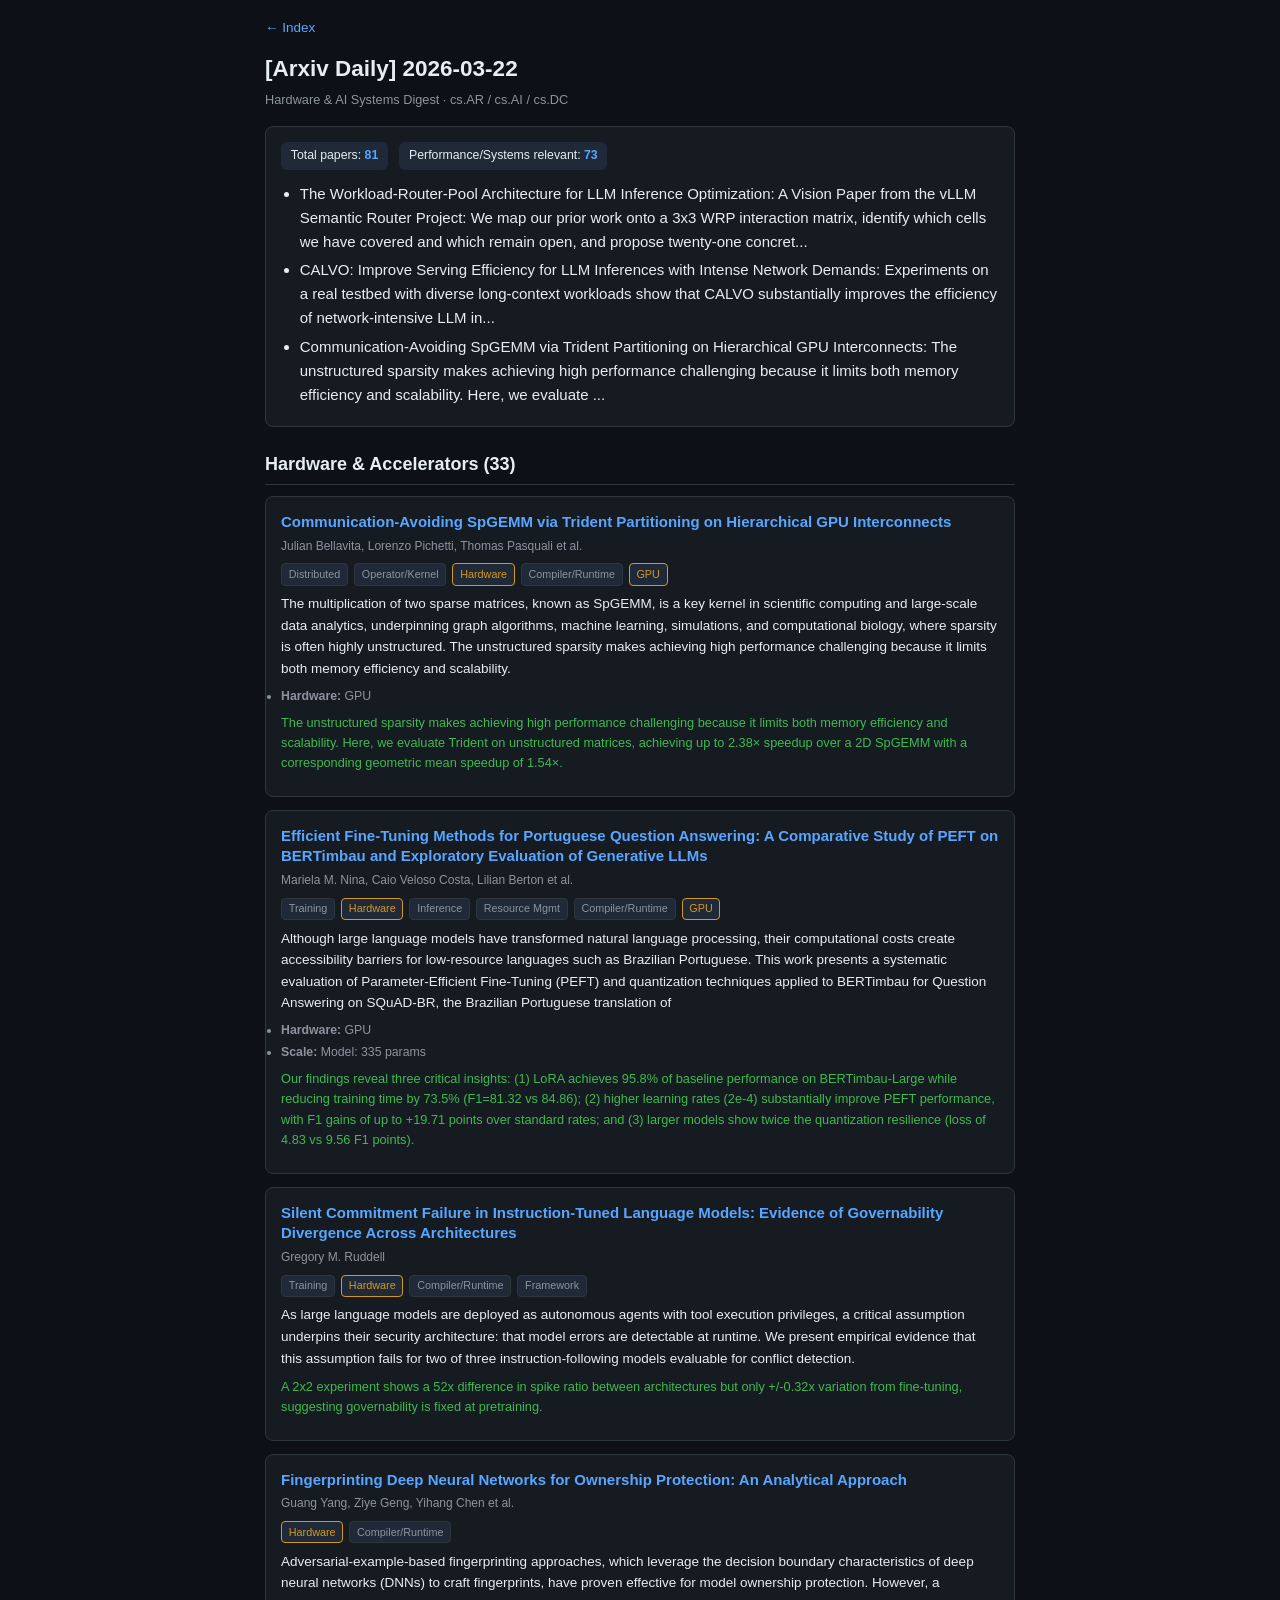
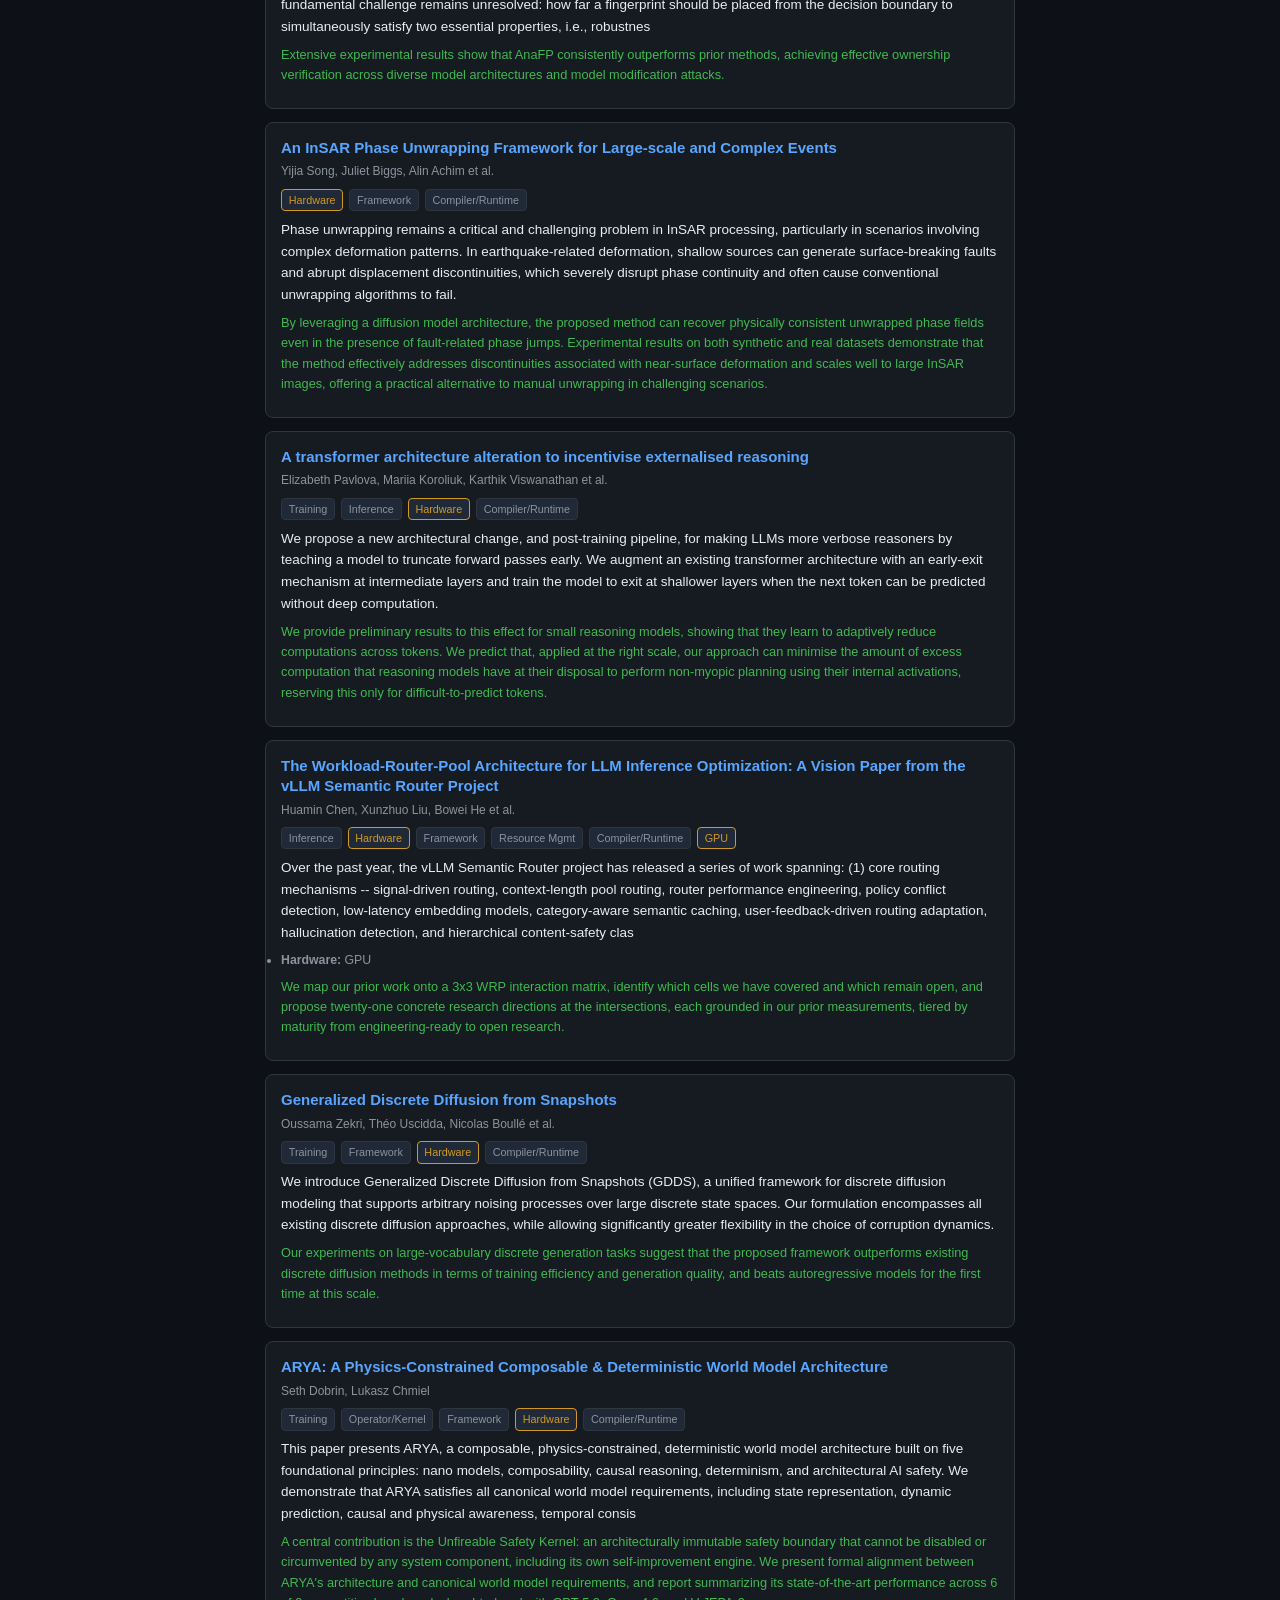
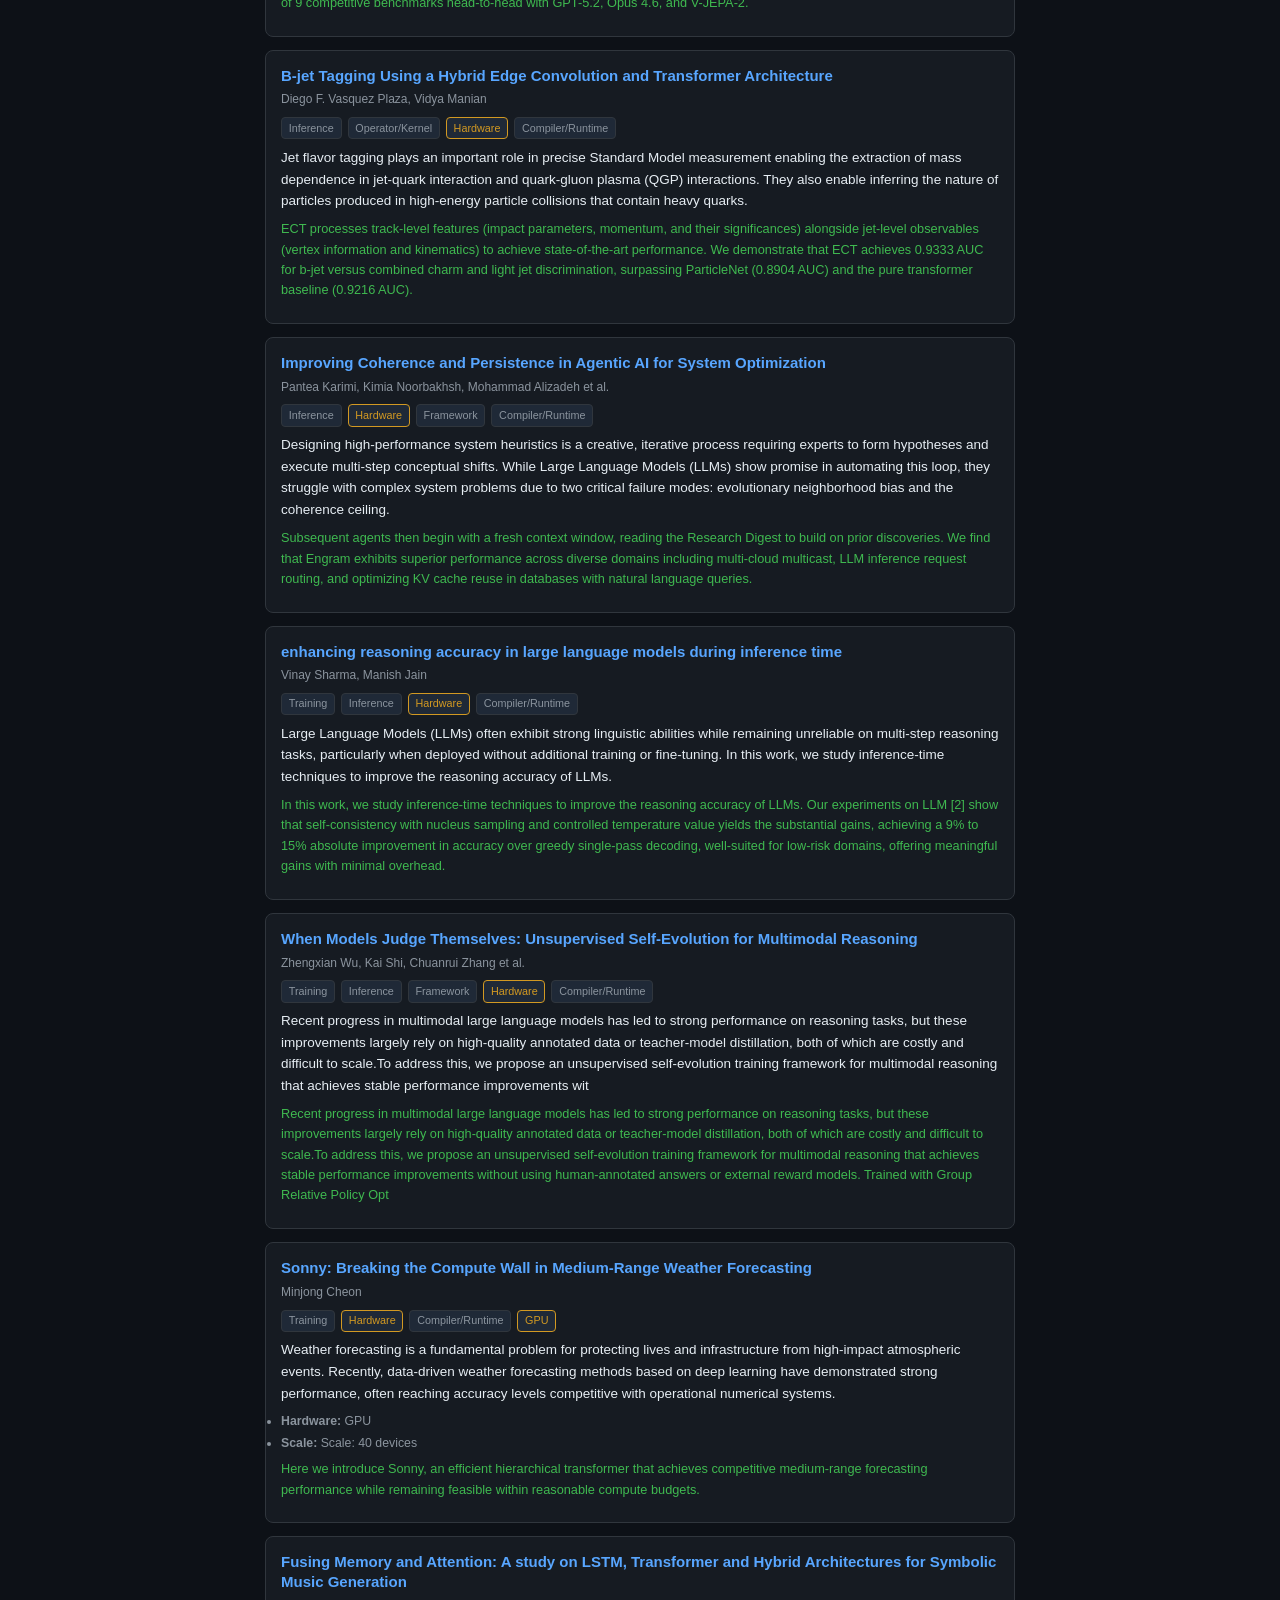
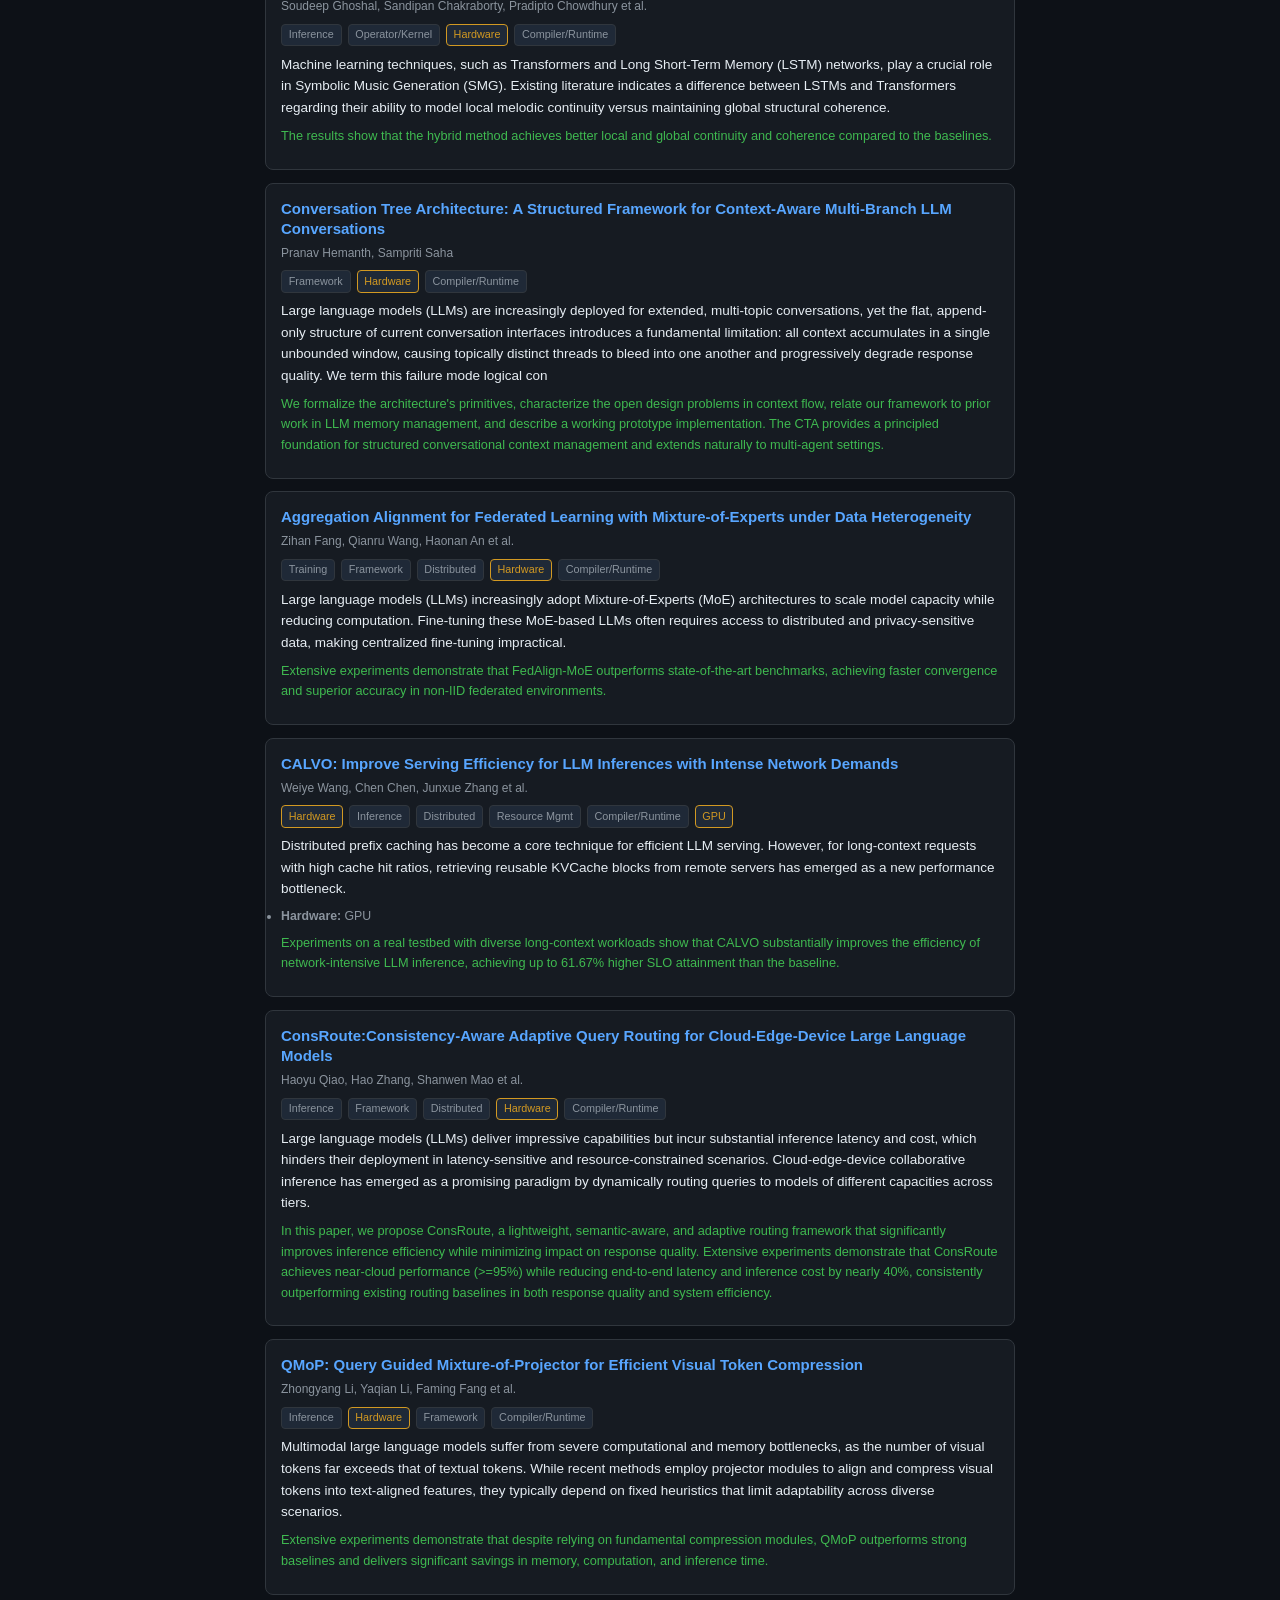
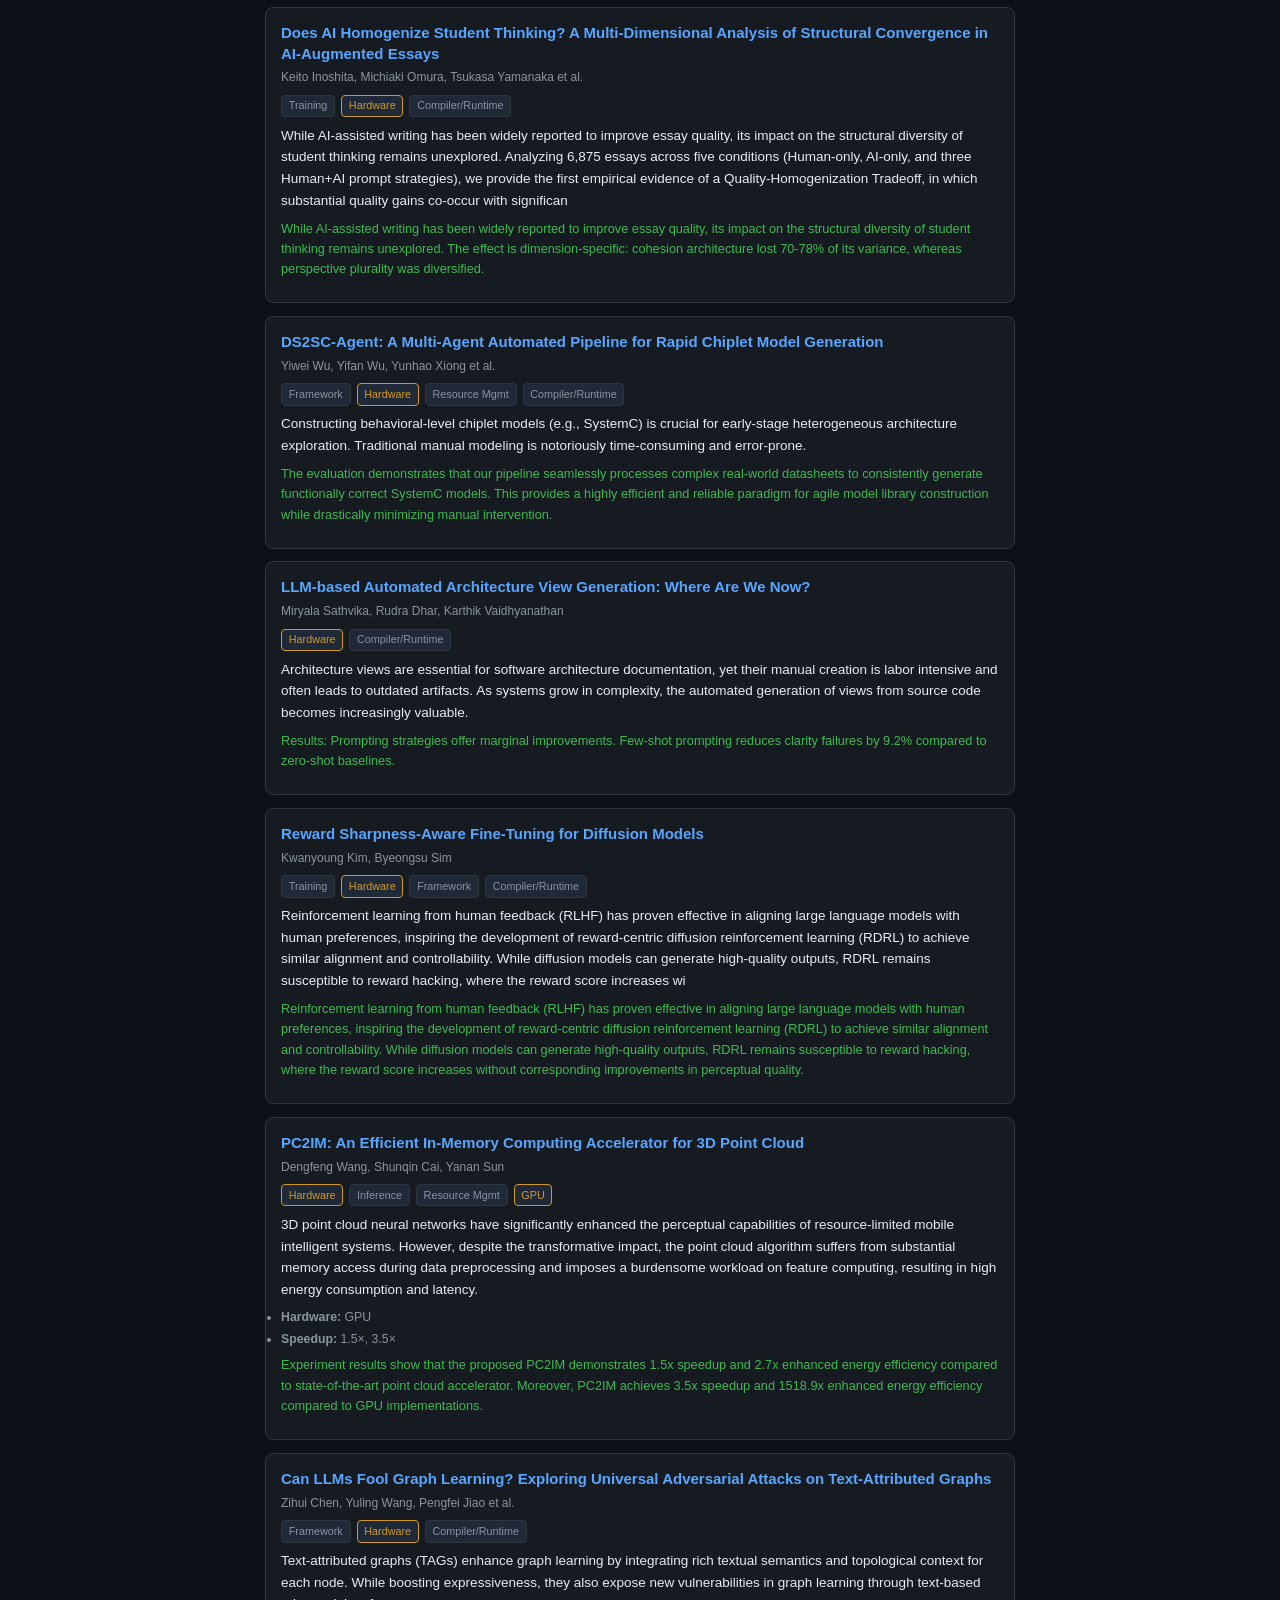
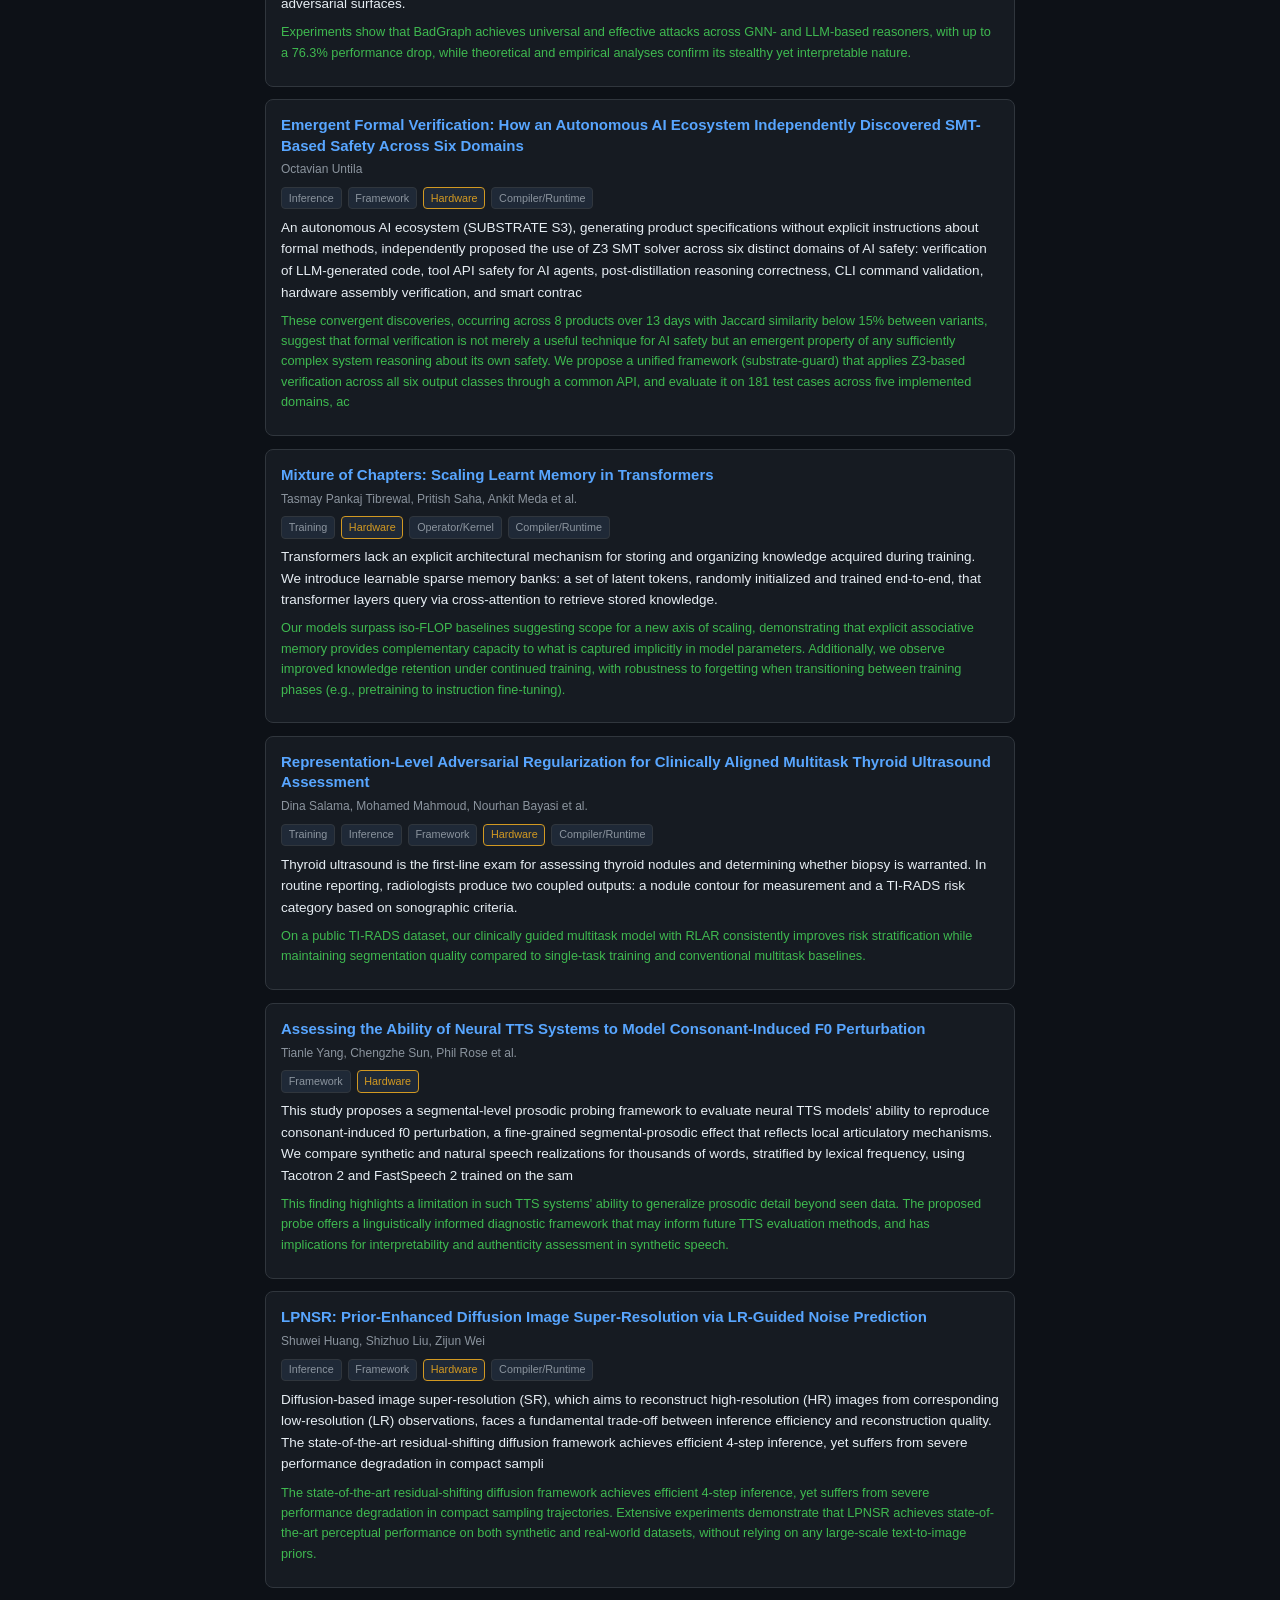
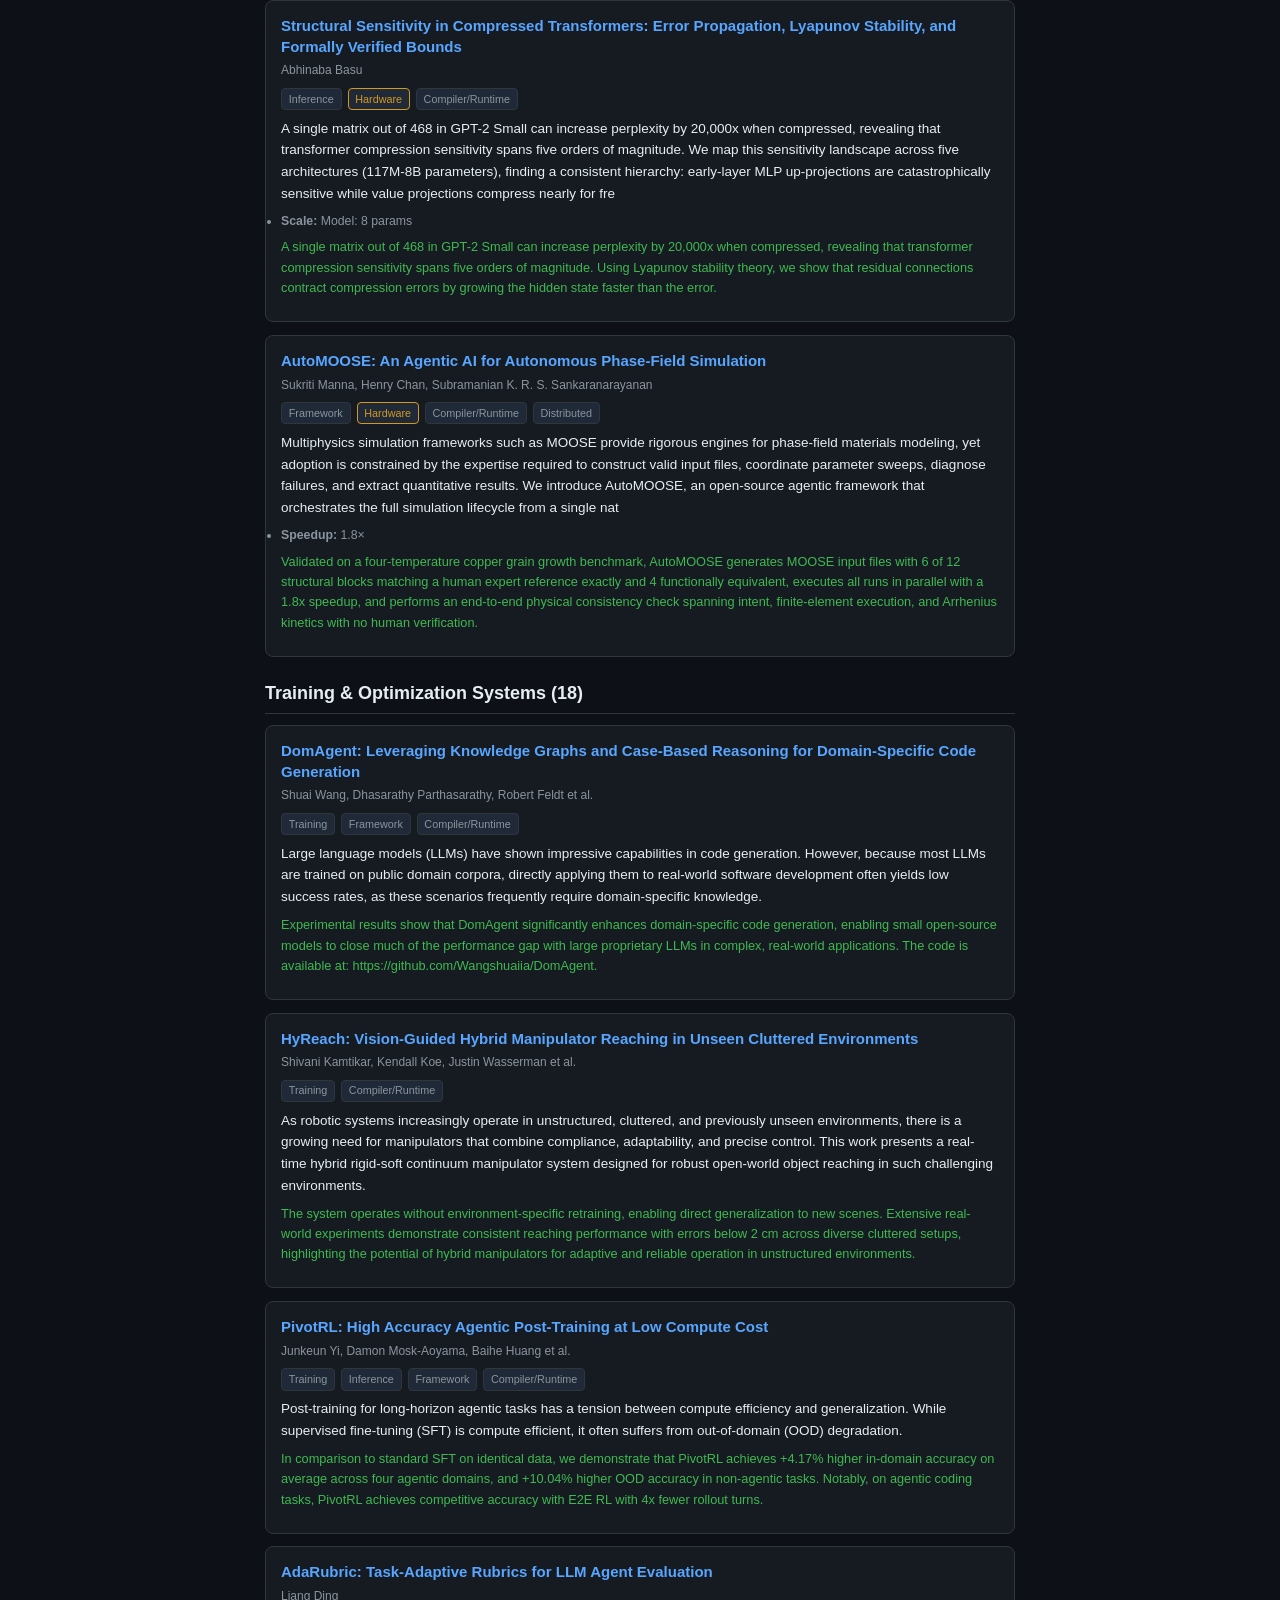
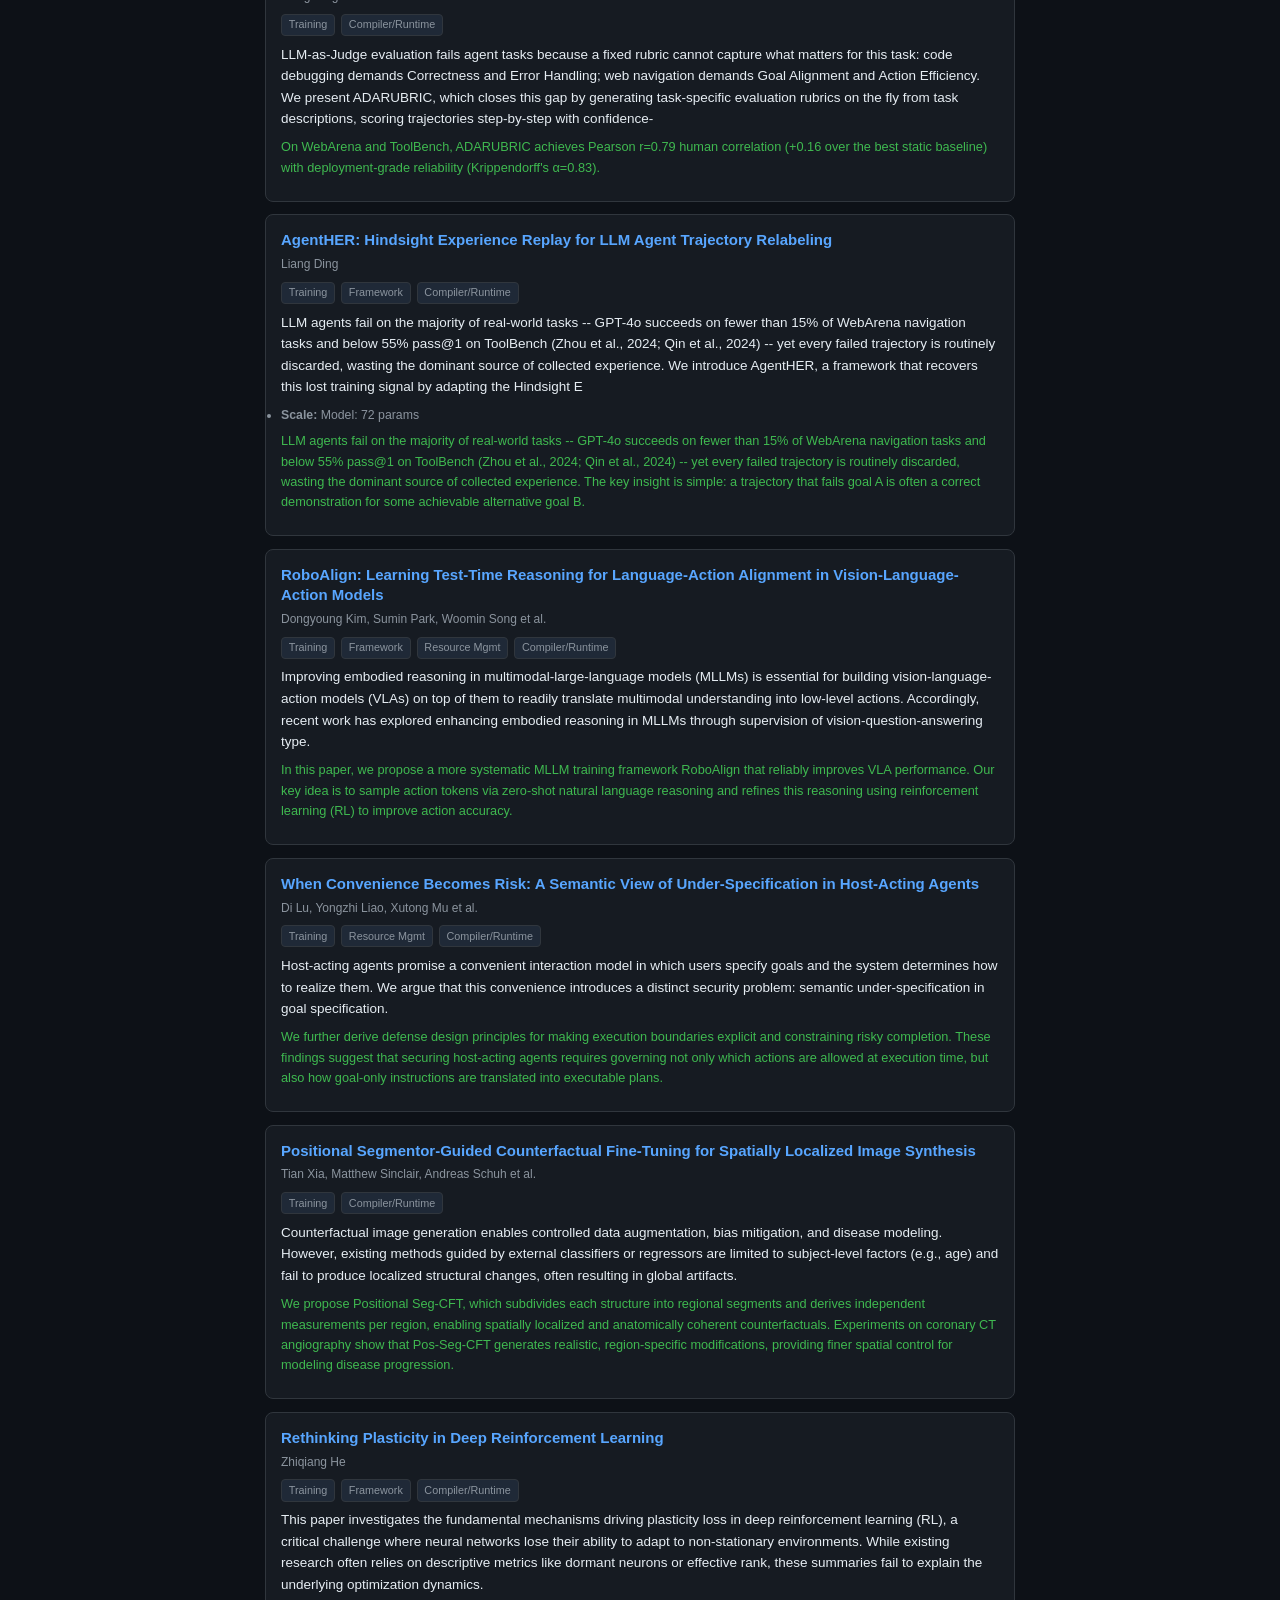
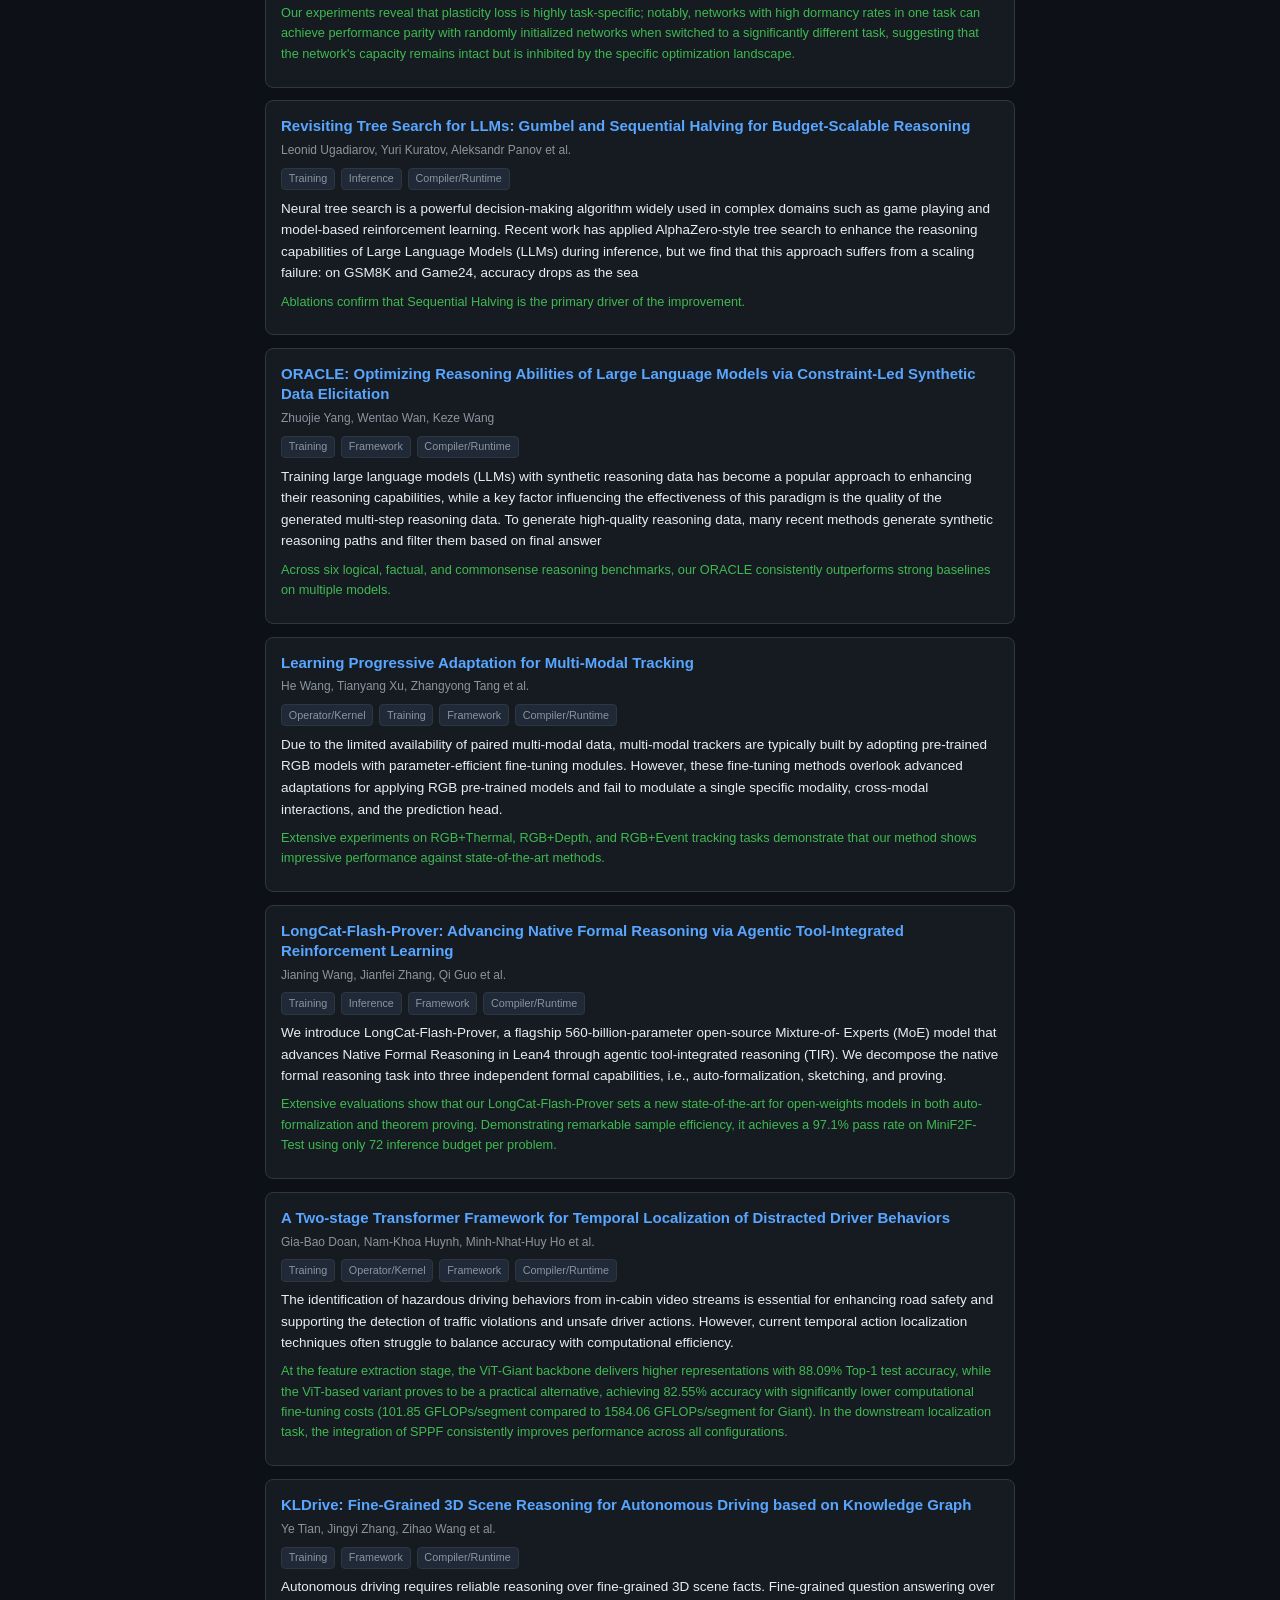
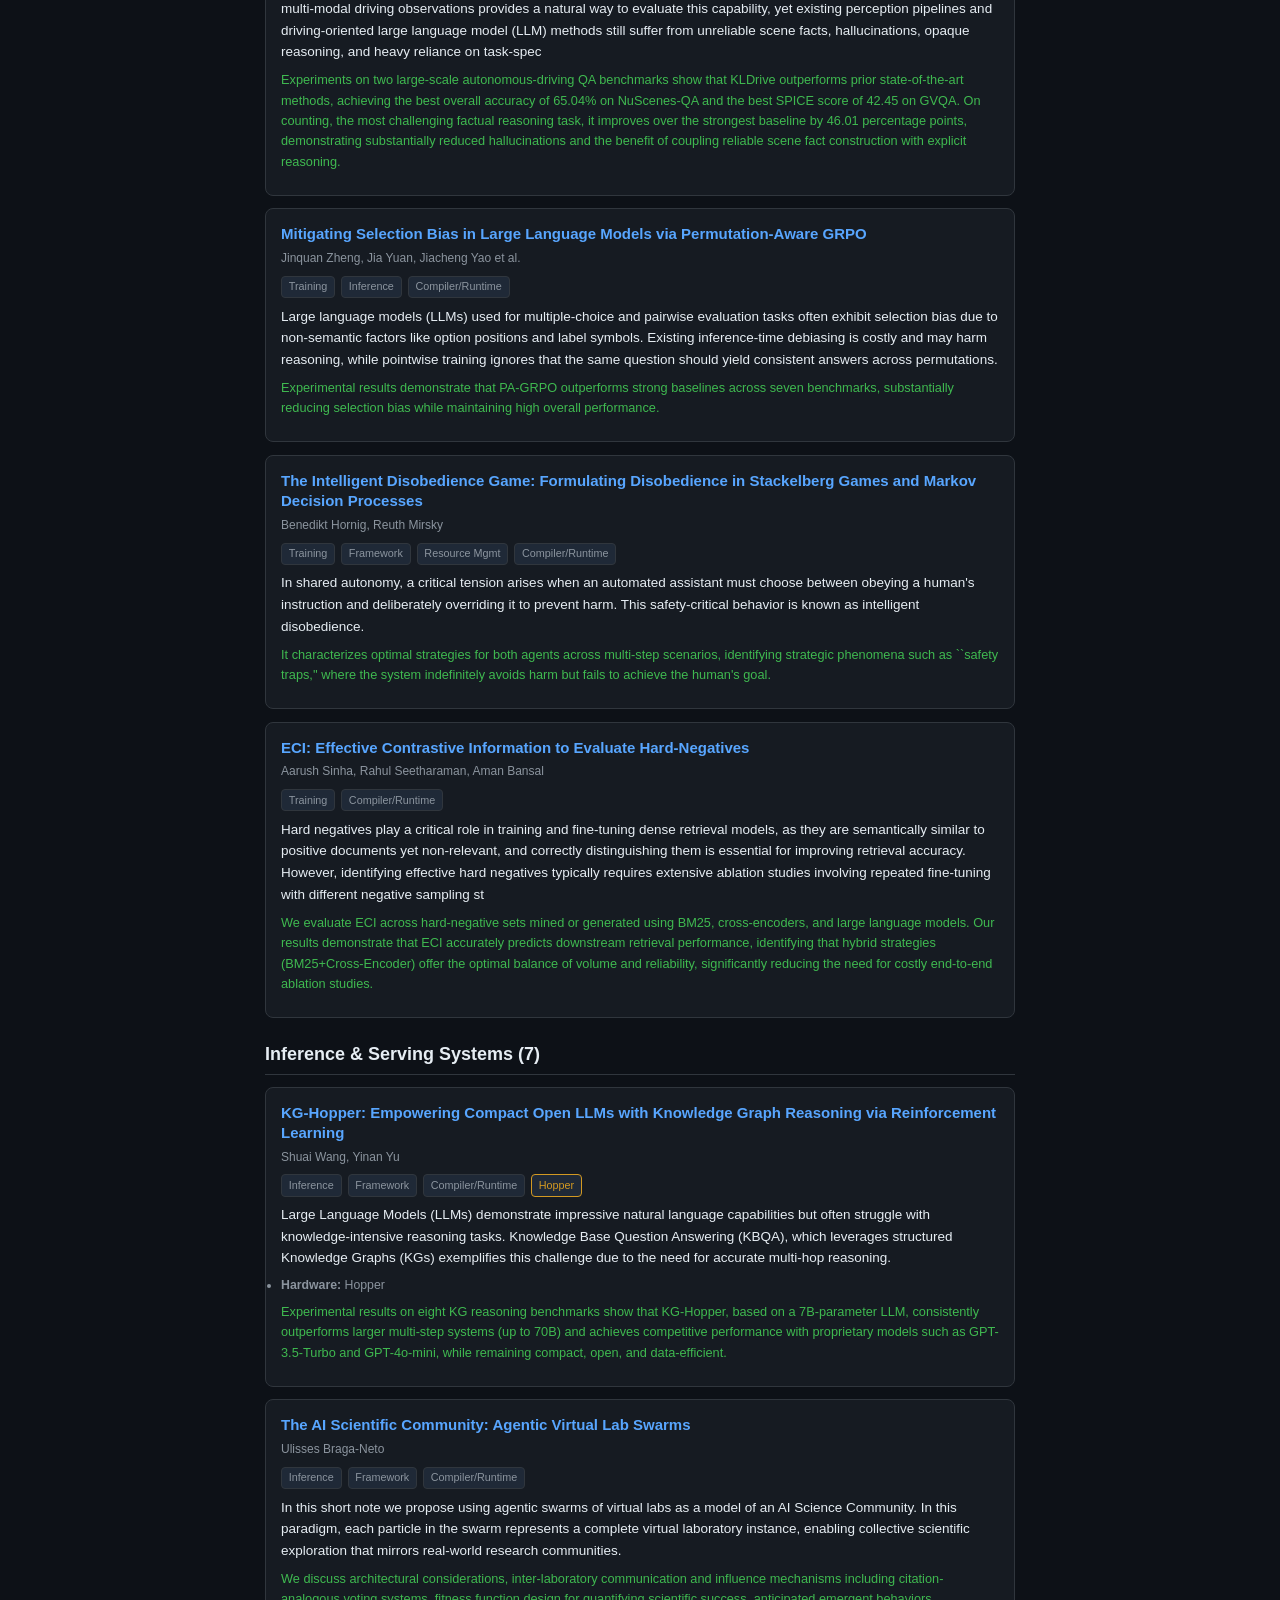
<file: arxiv-daily/2026/03/2026-03-22.html>
<!DOCTYPE html>
<html lang="en">
<head>
<meta charset="utf-8">
<meta name="viewport" content="width=device-width, initial-scale=1">
<title>[Arxiv Daily] 2026-03-22 – Hardware &amp; AI Systems</title>
<style>
:root {
  --bg: #0d1117; --surface: #161b22; --border: #30363d;
  --text: #e6edf3; --text-muted: #8b949e; --accent: #58a6ff;
  --accent2: #3fb950; --tag-bg: #1f2937; --card-bg: #161b22;
  --orange: #d29922; --red: #f85149;
}
* { margin:0; padding:0; box-sizing:border-box; }
html { font-size:15px; }
body {
  font-family: -apple-system, BlinkMacSystemFont, "Segoe UI", Helvetica, Arial, sans-serif;
  background: var(--bg); color: var(--text);
  line-height: 1.6; padding: 1rem; max-width: 52rem; margin: 0 auto;
}
a { color: var(--accent); text-decoration: none; }
a:hover { text-decoration: underline; }
h1 { font-size: 1.5rem; margin-bottom: .5rem; line-height: 1.3; }
h2 { font-size: 1.2rem; margin: 1.5rem 0 .75rem; padding-bottom: .35rem;
     border-bottom: 1px solid var(--border); }
.meta { color: var(--text-muted); font-size: .85rem; margin-bottom: 1rem; }
.highlight-box {
  background: var(--surface); border: 1px solid var(--border);
  border-radius: 8px; padding: 1rem; margin-bottom: 1.5rem;
}
.highlight-box ul { padding-left: 1.25rem; }
.highlight-box li { margin-bottom: .3rem; }
.stat-row { display: flex; gap: .75rem; flex-wrap: wrap; margin-bottom: .75rem; }
.stat {
  background: var(--tag-bg); border-radius: 6px; padding: .3rem .65rem;
  font-size: .82rem; white-space: nowrap;
}
.stat strong { color: var(--accent); }
.card {
  background: var(--card-bg); border: 1px solid var(--border);
  border-radius: 8px; padding: 1rem; margin-bottom: .85rem;
}
.card-title { font-size: 1rem; font-weight: 600; line-height: 1.35; margin-bottom: .3rem; }
.card-authors { color: var(--text-muted); font-size: .8rem; margin-bottom: .5rem; }
.card-summary { font-size: .9rem; margin-bottom: .5rem; }
.card-metrics { font-size: .82rem; color: var(--text-muted); }
.card-metrics li { margin-bottom: .15rem; }
.tags { display: flex; gap: .4rem; flex-wrap: wrap; margin-bottom: .5rem; }
.tag {
  background: var(--tag-bg); border: 1px solid var(--border);
  border-radius: 4px; padding: .1rem .45rem; font-size: .72rem;
  color: var(--text-muted);
}
.tag-hw { border-color: var(--orange); color: var(--orange); }
.closing { margin-top: 2rem; padding-top: 1rem; border-top: 1px solid var(--border);
           font-size: .9rem; color: var(--text-muted); }
.index-item {
  background: var(--surface); border: 1px solid var(--border);
  border-radius: 8px; padding: .85rem 1rem; margin-bottom: .65rem;
  transition: border-color .15s;
}
.index-item:hover { border-color: var(--accent); }
.index-date { font-weight: 600; font-size: 1rem; }
.index-stats { color: var(--text-muted); font-size: .82rem; }
.back-link { display: inline-block; margin-bottom: 1rem; font-size: .9rem; }
footer { margin-top: 2rem; padding-top: 1rem; border-top: 1px solid var(--border);
         color: var(--text-muted); font-size: .78rem; text-align: center; }
.no-papers { text-align: center; padding: 3rem 1rem; color: var(--text-muted); }
</style>
</head>
<body>
<a class="back-link" href="https://zerlot.github.io/arxiv-daily/">&larr; Index</a>
<h1>[Arxiv Daily] 2026-03-22</h1>
<div class="meta">Hardware &amp; AI Systems Digest &middot; cs.AR / cs.AI / cs.DC</div>
<div class="highlight-box">
<div class="stat-row">
  <div class="stat">Total papers: <strong>81</strong></div>
  <div class="stat">Performance/Systems relevant: <strong>73</strong></div>
</div>
<ul><li>The Workload-Router-Pool Architecture for LLM Inference Optimization: A Vision Paper from the vLLM Semantic Router Project: We map our prior work onto a 3x3 WRP interaction matrix, identify which cells we have covered and which remain open, and propose twenty-one concret...</li><li>CALVO: Improve Serving Efficiency for LLM Inferences with Intense Network Demands: Experiments on a real testbed with diverse long-context workloads show that CALVO substantially improves the efficiency of network-intensive LLM in...</li><li>Communication-Avoiding SpGEMM via Trident Partitioning on Hierarchical GPU Interconnects: The unstructured sparsity makes achieving high performance challenging because it limits both memory efficiency and scalability. Here, we evaluate ...</li></ul>
</div>
<h2>Hardware &amp; Accelerators (33)</h2>
<div class="card">
  <div class="card-title"><a href="https://arxiv.org/abs/2603.21444v1">Communication-Avoiding SpGEMM via Trident Partitioning on Hierarchical GPU Interconnects</a></div>
  <div class="card-authors">Julian Bellavita, Lorenzo Pichetti, Thomas Pasquali et al.</div>
  <div class="tags"><span class="tag">Distributed</span><span class="tag">Operator/Kernel</span><span class="tag tag-hw">Hardware</span><span class="tag">Compiler/Runtime</span><span class="tag tag-hw">GPU</span></div>
  <div class="card-summary">The multiplication of two sparse matrices, known as SpGEMM, is a key kernel in scientific computing and large-scale data analytics, underpinning graph algorithms, machine learning, simulations, and computational biology, where sparsity is often highly unstructured. The unstructured sparsity makes achieving high performance challenging because it limits both memory efficiency and scalability.</div>
  <ul class="card-metrics"><li><strong>Hardware:</strong> GPU</li></ul>
  <div class="card-summary" style="margin-top:.4rem;font-size:.85rem;color:var(--accent2);">The unstructured sparsity makes achieving high performance challenging because it limits both memory efficiency and scalability. Here, we evaluate Trident on unstructured matrices, achieving up to 2.38× speedup over a 2D SpGEMM with a corresponding geometric mean speedup of 1.54×.</div>
</div><div class="card">
  <div class="card-title"><a href="https://arxiv.org/abs/2603.21418v1">Efficient Fine-Tuning Methods for Portuguese Question Answering: A Comparative Study of PEFT on BERTimbau and Exploratory Evaluation of Generative LLMs</a></div>
  <div class="card-authors">Mariela M. Nina, Caio Veloso Costa, Lilian Berton et al.</div>
  <div class="tags"><span class="tag">Training</span><span class="tag tag-hw">Hardware</span><span class="tag">Inference</span><span class="tag">Resource Mgmt</span><span class="tag">Compiler/Runtime</span><span class="tag tag-hw">GPU</span></div>
  <div class="card-summary">Although large language models have transformed natural language processing, their computational costs create accessibility barriers for low-resource languages such as Brazilian Portuguese. This work presents a systematic evaluation of Parameter-Efficient Fine-Tuning (PEFT) and quantization techniques applied to BERTimbau for Question Answering on SQuAD-BR, the Brazilian Portuguese translation of</div>
  <ul class="card-metrics"><li><strong>Hardware:</strong> GPU</li><li><strong>Scale:</strong> Model: 335 params</li></ul>
  <div class="card-summary" style="margin-top:.4rem;font-size:.85rem;color:var(--accent2);">Our findings reveal three critical insights: (1) LoRA achieves 95.8% of baseline performance on BERTimbau-Large while reducing training time by 73.5% (F1=81.32 vs 84.86); (2) higher learning rates (2e-4) substantially improve PEFT performance, with F1 gains of up to +19.71 points over standard rates; and (3) larger models show twice the quantization resilience (loss of 4.83 vs 9.56 F1 points).</div>
</div><div class="card">
  <div class="card-title"><a href="https://arxiv.org/abs/2603.21415v1">Silent Commitment Failure in Instruction-Tuned Language Models: Evidence of Governability Divergence Across Architectures</a></div>
  <div class="card-authors">Gregory M. Ruddell</div>
  <div class="tags"><span class="tag">Training</span><span class="tag tag-hw">Hardware</span><span class="tag">Compiler/Runtime</span><span class="tag">Framework</span></div>
  <div class="card-summary">As large language models are deployed as autonomous agents with tool execution privileges, a critical assumption underpins their security architecture: that model errors are detectable at runtime. We present empirical evidence that this assumption fails for two of three instruction-following models evaluable for conflict detection.</div>
  
  <div class="card-summary" style="margin-top:.4rem;font-size:.85rem;color:var(--accent2);">A 2x2 experiment shows a 52x difference in spike ratio between architectures but only +/-0.32x variation from fine-tuning, suggesting governability is fixed at pretraining.</div>
</div><div class="card">
  <div class="card-title"><a href="https://arxiv.org/abs/2603.21411v1">Fingerprinting Deep Neural Networks for Ownership Protection: An Analytical Approach</a></div>
  <div class="card-authors">Guang Yang, Ziye Geng, Yihang Chen et al.</div>
  <div class="tags"><span class="tag tag-hw">Hardware</span><span class="tag">Compiler/Runtime</span></div>
  <div class="card-summary">Adversarial-example-based fingerprinting approaches, which leverage the decision boundary characteristics of deep neural networks (DNNs) to craft fingerprints, have proven effective for model ownership protection. However, a fundamental challenge remains unresolved: how far a fingerprint should be placed from the decision boundary to simultaneously satisfy two essential properties, i.e., robustnes</div>
  
  <div class="card-summary" style="margin-top:.4rem;font-size:.85rem;color:var(--accent2);">Extensive experimental results show that AnaFP consistently outperforms prior methods, achieving effective ownership verification across diverse model architectures and model modification attacks.</div>
</div><div class="card">
  <div class="card-title"><a href="https://arxiv.org/abs/2603.21378v1">An InSAR Phase Unwrapping Framework for Large-scale and Complex Events</a></div>
  <div class="card-authors">Yijia Song, Juliet Biggs, Alin Achim et al.</div>
  <div class="tags"><span class="tag tag-hw">Hardware</span><span class="tag">Framework</span><span class="tag">Compiler/Runtime</span></div>
  <div class="card-summary">Phase unwrapping remains a critical and challenging problem in InSAR processing, particularly in scenarios involving complex deformation patterns. In earthquake-related deformation, shallow sources can generate surface-breaking faults and abrupt displacement discontinuities, which severely disrupt phase continuity and often cause conventional unwrapping algorithms to fail.</div>
  
  <div class="card-summary" style="margin-top:.4rem;font-size:.85rem;color:var(--accent2);">By leveraging a diffusion model architecture, the proposed method can recover physically consistent unwrapped phase fields even in the presence of fault-related phase jumps. Experimental results on both synthetic and real datasets demonstrate that the method effectively addresses discontinuities associated with near-surface deformation and scales well to large InSAR images, offering a practical alternative to manual unwrapping in challenging scenarios.</div>
</div><div class="card">
  <div class="card-title"><a href="https://arxiv.org/abs/2603.21376v1">A transformer architecture alteration to incentivise externalised reasoning</a></div>
  <div class="card-authors">Elizabeth Pavlova, Mariia Koroliuk, Karthik Viswanathan et al.</div>
  <div class="tags"><span class="tag">Training</span><span class="tag">Inference</span><span class="tag tag-hw">Hardware</span><span class="tag">Compiler/Runtime</span></div>
  <div class="card-summary">We propose a new architectural change, and post-training pipeline, for making LLMs more verbose reasoners by teaching a model to truncate forward passes early. We augment an existing transformer architecture with an early-exit mechanism at intermediate layers and train the model to exit at shallower layers when the next token can be predicted without deep computation.</div>
  
  <div class="card-summary" style="margin-top:.4rem;font-size:.85rem;color:var(--accent2);">We provide preliminary results to this effect for small reasoning models, showing that they learn to adaptively reduce computations across tokens. We predict that, applied at the right scale, our approach can minimise the amount of excess computation that reasoning models have at their disposal to perform non-myopic planning using their internal activations, reserving this only for difficult-to-predict tokens.</div>
</div><div class="card">
  <div class="card-title"><a href="https://arxiv.org/abs/2603.21354v1">The Workload-Router-Pool Architecture for LLM Inference Optimization: A Vision Paper from the vLLM Semantic Router Project</a></div>
  <div class="card-authors">Huamin Chen, Xunzhuo Liu, Bowei He et al.</div>
  <div class="tags"><span class="tag">Inference</span><span class="tag tag-hw">Hardware</span><span class="tag">Framework</span><span class="tag">Resource Mgmt</span><span class="tag">Compiler/Runtime</span><span class="tag tag-hw">GPU</span></div>
  <div class="card-summary">Over the past year, the vLLM Semantic Router project has released a series of work spanning: (1) core routing mechanisms -- signal-driven routing, context-length pool routing, router performance engineering, policy conflict detection, low-latency embedding models, category-aware semantic caching, user-feedback-driven routing adaptation, hallucination detection, and hierarchical content-safety clas</div>
  <ul class="card-metrics"><li><strong>Hardware:</strong> GPU</li></ul>
  <div class="card-summary" style="margin-top:.4rem;font-size:.85rem;color:var(--accent2);">We map our prior work onto a 3x3 WRP interaction matrix, identify which cells we have covered and which remain open, and propose twenty-one concrete research directions at the intersections, each grounded in our prior measurements, tiered by maturity from engineering-ready to open research.</div>
</div><div class="card">
  <div class="card-title"><a href="https://arxiv.org/abs/2603.21342v1">Generalized Discrete Diffusion from Snapshots</a></div>
  <div class="card-authors">Oussama Zekri, Théo Uscidda, Nicolas Boullé et al.</div>
  <div class="tags"><span class="tag">Training</span><span class="tag">Framework</span><span class="tag tag-hw">Hardware</span><span class="tag">Compiler/Runtime</span></div>
  <div class="card-summary">We introduce Generalized Discrete Diffusion from Snapshots (GDDS), a unified framework for discrete diffusion modeling that supports arbitrary noising processes over large discrete state spaces. Our formulation encompasses all existing discrete diffusion approaches, while allowing significantly greater flexibility in the choice of corruption dynamics.</div>
  
  <div class="card-summary" style="margin-top:.4rem;font-size:.85rem;color:var(--accent2);">Our experiments on large-vocabulary discrete generation tasks suggest that the proposed framework outperforms existing discrete diffusion methods in terms of training efficiency and generation quality, and beats autoregressive models for the first time at this scale.</div>
</div><div class="card">
  <div class="card-title"><a href="https://arxiv.org/abs/2603.21340v1">ARYA: A Physics-Constrained Composable &amp; Deterministic World Model Architecture</a></div>
  <div class="card-authors">Seth Dobrin, Lukasz Chmiel</div>
  <div class="tags"><span class="tag">Training</span><span class="tag">Operator/Kernel</span><span class="tag">Framework</span><span class="tag tag-hw">Hardware</span><span class="tag">Compiler/Runtime</span></div>
  <div class="card-summary">This paper presents ARYA, a composable, physics-constrained, deterministic world model architecture built on five foundational principles: nano models, composability, causal reasoning, determinism, and architectural AI safety. We demonstrate that ARYA satisfies all canonical world model requirements, including state representation, dynamic prediction, causal and physical awareness, temporal consis</div>
  
  <div class="card-summary" style="margin-top:.4rem;font-size:.85rem;color:var(--accent2);">A central contribution is the Unfireable Safety Kernel: an architecturally immutable safety boundary that cannot be disabled or circumvented by any system component, including its own self-improvement engine. We present formal alignment between ARYA&#x27;s architecture and canonical world model requirements, and report summarizing its state-of-the-art performance across 6 of 9 competitive benchmarks head-to-head with GPT-5.2, Opus 4.6, and V-JEPA-2.</div>
</div><div class="card">
  <div class="card-title"><a href="https://arxiv.org/abs/2603.21326v1">B-jet Tagging Using a Hybrid Edge Convolution and Transformer Architecture</a></div>
  <div class="card-authors">Diego F. Vasquez Plaza, Vidya Manian</div>
  <div class="tags"><span class="tag">Inference</span><span class="tag">Operator/Kernel</span><span class="tag tag-hw">Hardware</span><span class="tag">Compiler/Runtime</span></div>
  <div class="card-summary">Jet flavor tagging plays an important role in precise Standard Model measurement enabling the extraction of mass dependence in jet-quark interaction and quark-gluon plasma (QGP) interactions. They also enable inferring the nature of particles produced in high-energy particle collisions that contain heavy quarks.</div>
  
  <div class="card-summary" style="margin-top:.4rem;font-size:.85rem;color:var(--accent2);">ECT processes track-level features (impact parameters, momentum, and their significances) alongside jet-level observables (vertex information and kinematics) to achieve state-of-the-art performance. We demonstrate that ECT achieves 0.9333 AUC for b-jet versus combined charm and light jet discrimination, surpassing ParticleNet (0.8904 AUC) and the pure transformer baseline (0.9216 AUC).</div>
</div><div class="card">
  <div class="card-title"><a href="https://arxiv.org/abs/2603.21321v1">Improving Coherence and Persistence in Agentic AI for System Optimization</a></div>
  <div class="card-authors">Pantea Karimi, Kimia Noorbakhsh, Mohammad Alizadeh et al.</div>
  <div class="tags"><span class="tag">Inference</span><span class="tag tag-hw">Hardware</span><span class="tag">Framework</span><span class="tag">Compiler/Runtime</span></div>
  <div class="card-summary">Designing high-performance system heuristics is a creative, iterative process requiring experts to form hypotheses and execute multi-step conceptual shifts. While Large Language Models (LLMs) show promise in automating this loop, they struggle with complex system problems due to two critical failure modes: evolutionary neighborhood bias and the coherence ceiling.</div>
  
  <div class="card-summary" style="margin-top:.4rem;font-size:.85rem;color:var(--accent2);">Subsequent agents then begin with a fresh context window, reading the Research Digest to build on prior discoveries. We find that Engram exhibits superior performance across diverse domains including multi-cloud multicast, LLM inference request routing, and optimizing KV cache reuse in databases with natural language queries.</div>
</div><div class="card">
  <div class="card-title"><a href="https://arxiv.org/abs/2603.21301v1">enhancing reasoning accuracy in large language models during inference time</a></div>
  <div class="card-authors">Vinay Sharma, Manish Jain</div>
  <div class="tags"><span class="tag">Training</span><span class="tag">Inference</span><span class="tag tag-hw">Hardware</span><span class="tag">Compiler/Runtime</span></div>
  <div class="card-summary">Large Language Models (LLMs) often exhibit strong linguistic abilities while remaining unreliable on multi-step reasoning tasks, particularly when deployed without additional training or fine-tuning. In this work, we study inference-time techniques to improve the reasoning accuracy of LLMs.</div>
  
  <div class="card-summary" style="margin-top:.4rem;font-size:.85rem;color:var(--accent2);">In this work, we study inference-time techniques to improve the reasoning accuracy of LLMs. Our experiments on LLM [2] show that self-consistency with nucleus sampling and controlled temperature value yields the substantial gains, achieving a 9% to 15% absolute improvement in accuracy over greedy single-pass decoding, well-suited for low-risk domains, offering meaningful gains with minimal overhead.</div>
</div><div class="card">
  <div class="card-title"><a href="https://arxiv.org/abs/2603.21289v1">When Models Judge Themselves: Unsupervised Self-Evolution for Multimodal Reasoning</a></div>
  <div class="card-authors">Zhengxian Wu, Kai Shi, Chuanrui Zhang et al.</div>
  <div class="tags"><span class="tag">Training</span><span class="tag">Inference</span><span class="tag">Framework</span><span class="tag tag-hw">Hardware</span><span class="tag">Compiler/Runtime</span></div>
  <div class="card-summary">Recent progress in multimodal large language models has led to strong performance on reasoning tasks, but these improvements largely rely on high-quality annotated data or teacher-model distillation, both of which are costly and difficult to scale.To address this, we propose an unsupervised self-evolution training framework for multimodal reasoning that achieves stable performance improvements wit</div>
  
  <div class="card-summary" style="margin-top:.4rem;font-size:.85rem;color:var(--accent2);">Recent progress in multimodal large language models has led to strong performance on reasoning tasks, but these improvements largely rely on high-quality annotated data or teacher-model distillation, both of which are costly and difficult to scale.To address this, we propose an unsupervised self-evolution training framework for multimodal reasoning that achieves stable performance improvements without using human-annotated answers or external reward models. Trained with Group Relative Policy Opt</div>
</div><div class="card">
  <div class="card-title"><a href="https://arxiv.org/abs/2603.21284v1">Sonny: Breaking the Compute Wall in Medium-Range Weather Forecasting</a></div>
  <div class="card-authors">Minjong Cheon</div>
  <div class="tags"><span class="tag">Training</span><span class="tag tag-hw">Hardware</span><span class="tag">Compiler/Runtime</span><span class="tag tag-hw">GPU</span></div>
  <div class="card-summary">Weather forecasting is a fundamental problem for protecting lives and infrastructure from high-impact atmospheric events. Recently, data-driven weather forecasting methods based on deep learning have demonstrated strong performance, often reaching accuracy levels competitive with operational numerical systems.</div>
  <ul class="card-metrics"><li><strong>Hardware:</strong> GPU</li><li><strong>Scale:</strong> Scale: 40 devices</li></ul>
  <div class="card-summary" style="margin-top:.4rem;font-size:.85rem;color:var(--accent2);">Here we introduce Sonny, an efficient hierarchical transformer that achieves competitive medium-range forecasting performance while remaining feasible within reasonable compute budgets.</div>
</div><div class="card">
  <div class="card-title"><a href="https://arxiv.org/abs/2603.21282v1">Fusing Memory and Attention: A study on LSTM, Transformer and Hybrid Architectures for Symbolic Music Generation</a></div>
  <div class="card-authors">Soudeep Ghoshal, Sandipan Chakraborty, Pradipto Chowdhury et al.</div>
  <div class="tags"><span class="tag">Inference</span><span class="tag">Operator/Kernel</span><span class="tag tag-hw">Hardware</span><span class="tag">Compiler/Runtime</span></div>
  <div class="card-summary">Machine learning techniques, such as Transformers and Long Short-Term Memory (LSTM) networks, play a crucial role in Symbolic Music Generation (SMG). Existing literature indicates a difference between LSTMs and Transformers regarding their ability to model local melodic continuity versus maintaining global structural coherence.</div>
  
  <div class="card-summary" style="margin-top:.4rem;font-size:.85rem;color:var(--accent2);">The results show that the hybrid method achieves better local and global continuity and coherence compared to the baselines.</div>
</div><div class="card">
  <div class="card-title"><a href="https://arxiv.org/abs/2603.21278v1">Conversation Tree Architecture: A Structured Framework for Context-Aware Multi-Branch LLM Conversations</a></div>
  <div class="card-authors">Pranav Hemanth, Sampriti Saha</div>
  <div class="tags"><span class="tag">Framework</span><span class="tag tag-hw">Hardware</span><span class="tag">Compiler/Runtime</span></div>
  <div class="card-summary">Large language models (LLMs) are increasingly deployed for extended, multi-topic conversations, yet the flat, append-only structure of current conversation interfaces introduces a fundamental limitation: all context accumulates in a single unbounded window, causing topically distinct threads to bleed into one another and progressively degrade response quality. We term this failure mode logical con</div>
  
  <div class="card-summary" style="margin-top:.4rem;font-size:.85rem;color:var(--accent2);">We formalize the architecture&#x27;s primitives, characterize the open design problems in context flow, relate our framework to prior work in LLM memory management, and describe a working prototype implementation. The CTA provides a principled foundation for structured conversational context management and extends naturally to multi-agent settings.</div>
</div><div class="card">
  <div class="card-title"><a href="https://arxiv.org/abs/2603.21276v1">Aggregation Alignment for Federated Learning with Mixture-of-Experts under Data Heterogeneity</a></div>
  <div class="card-authors">Zihan Fang, Qianru Wang, Haonan An et al.</div>
  <div class="tags"><span class="tag">Training</span><span class="tag">Framework</span><span class="tag">Distributed</span><span class="tag tag-hw">Hardware</span><span class="tag">Compiler/Runtime</span></div>
  <div class="card-summary">Large language models (LLMs) increasingly adopt Mixture-of-Experts (MoE) architectures to scale model capacity while reducing computation. Fine-tuning these MoE-based LLMs often requires access to distributed and privacy-sensitive data, making centralized fine-tuning impractical.</div>
  
  <div class="card-summary" style="margin-top:.4rem;font-size:.85rem;color:var(--accent2);">Extensive experiments demonstrate that FedAlign-MoE outperforms state-of-the-art benchmarks, achieving faster convergence and superior accuracy in non-IID federated environments.</div>
</div><div class="card">
  <div class="card-title"><a href="https://arxiv.org/abs/2603.21257v1">CALVO: Improve Serving Efficiency for LLM Inferences with Intense Network Demands</a></div>
  <div class="card-authors">Weiye Wang, Chen Chen, Junxue Zhang et al.</div>
  <div class="tags"><span class="tag tag-hw">Hardware</span><span class="tag">Inference</span><span class="tag">Distributed</span><span class="tag">Resource Mgmt</span><span class="tag">Compiler/Runtime</span><span class="tag tag-hw">GPU</span></div>
  <div class="card-summary">Distributed prefix caching has become a core technique for efficient LLM serving. However, for long-context requests with high cache hit ratios, retrieving reusable KVCache blocks from remote servers has emerged as a new performance bottleneck.</div>
  <ul class="card-metrics"><li><strong>Hardware:</strong> GPU</li></ul>
  <div class="card-summary" style="margin-top:.4rem;font-size:.85rem;color:var(--accent2);">Experiments on a real testbed with diverse long-context workloads show that CALVO substantially improves the efficiency of network-intensive LLM inference, achieving up to 61.67% higher SLO attainment than the baseline.</div>
</div><div class="card">
  <div class="card-title"><a href="https://arxiv.org/abs/2603.21237v1">ConsRoute:Consistency-Aware Adaptive Query Routing for Cloud-Edge-Device Large Language Models</a></div>
  <div class="card-authors">Haoyu Qiao, Hao Zhang, Shanwen Mao et al.</div>
  <div class="tags"><span class="tag">Inference</span><span class="tag">Framework</span><span class="tag">Distributed</span><span class="tag tag-hw">Hardware</span><span class="tag">Compiler/Runtime</span></div>
  <div class="card-summary">Large language models (LLMs) deliver impressive capabilities but incur substantial inference latency and cost, which hinders their deployment in latency-sensitive and resource-constrained scenarios. Cloud-edge-device collaborative inference has emerged as a promising paradigm by dynamically routing queries to models of different capacities across tiers.</div>
  
  <div class="card-summary" style="margin-top:.4rem;font-size:.85rem;color:var(--accent2);">In this paper, we propose ConsRoute, a lightweight, semantic-aware, and adaptive routing framework that significantly improves inference efficiency while minimizing impact on response quality. Extensive experiments demonstrate that ConsRoute achieves near-cloud performance (&gt;=95%) while reducing end-to-end latency and inference cost by nearly 40%, consistently outperforming existing routing baselines in both response quality and system efficiency.</div>
</div><div class="card">
  <div class="card-title"><a href="https://arxiv.org/abs/2603.21232v1">QMoP: Query Guided Mixture-of-Projector for Efficient Visual Token Compression</a></div>
  <div class="card-authors">Zhongyang Li, Yaqian Li, Faming Fang et al.</div>
  <div class="tags"><span class="tag">Inference</span><span class="tag tag-hw">Hardware</span><span class="tag">Framework</span><span class="tag">Compiler/Runtime</span></div>
  <div class="card-summary">Multimodal large language models suffer from severe computational and memory bottlenecks, as the number of visual tokens far exceeds that of textual tokens. While recent methods employ projector modules to align and compress visual tokens into text-aligned features, they typically depend on fixed heuristics that limit adaptability across diverse scenarios.</div>
  
  <div class="card-summary" style="margin-top:.4rem;font-size:.85rem;color:var(--accent2);">Extensive experiments demonstrate that despite relying on fundamental compression modules, QMoP outperforms strong baselines and delivers significant savings in memory, computation, and inference time.</div>
</div><div class="card">
  <div class="card-title"><a href="https://arxiv.org/abs/2603.21228v1">Does AI Homogenize Student Thinking? A Multi-Dimensional Analysis of Structural Convergence in AI-Augmented Essays</a></div>
  <div class="card-authors">Keito Inoshita, Michiaki Omura, Tsukasa Yamanaka et al.</div>
  <div class="tags"><span class="tag">Training</span><span class="tag tag-hw">Hardware</span><span class="tag">Compiler/Runtime</span></div>
  <div class="card-summary">While AI-assisted writing has been widely reported to improve essay quality, its impact on the structural diversity of student thinking remains unexplored. Analyzing 6,875 essays across five conditions (Human-only, AI-only, and three Human+AI prompt strategies), we provide the first empirical evidence of a Quality-Homogenization Tradeoff, in which substantial quality gains co-occur with significan</div>
  
  <div class="card-summary" style="margin-top:.4rem;font-size:.85rem;color:var(--accent2);">While AI-assisted writing has been widely reported to improve essay quality, its impact on the structural diversity of student thinking remains unexplored. The effect is dimension-specific: cohesion architecture lost 70-78% of its variance, whereas perspective plurality was diversified.</div>
</div><div class="card">
  <div class="card-title"><a href="https://arxiv.org/abs/2603.21190v1">DS2SC-Agent: A Multi-Agent Automated Pipeline for Rapid Chiplet Model Generation</a></div>
  <div class="card-authors">Yiwei Wu, Yifan Wu, Yunhao Xiong et al.</div>
  <div class="tags"><span class="tag">Framework</span><span class="tag tag-hw">Hardware</span><span class="tag">Resource Mgmt</span><span class="tag">Compiler/Runtime</span></div>
  <div class="card-summary">Constructing behavioral-level chiplet models (e.g., SystemC) is crucial for early-stage heterogeneous architecture exploration. Traditional manual modeling is notoriously time-consuming and error-prone.</div>
  
  <div class="card-summary" style="margin-top:.4rem;font-size:.85rem;color:var(--accent2);">The evaluation demonstrates that our pipeline seamlessly processes complex real-world datasheets to consistently generate functionally correct SystemC models. This provides a highly efficient and reliable paradigm for agile model library construction while drastically minimizing manual intervention.</div>
</div><div class="card">
  <div class="card-title"><a href="https://arxiv.org/abs/2603.21178v1">LLM-based Automated Architecture View Generation: Where Are We Now?</a></div>
  <div class="card-authors">Miryala Sathvika, Rudra Dhar, Karthik Vaidhyanathan</div>
  <div class="tags"><span class="tag tag-hw">Hardware</span><span class="tag">Compiler/Runtime</span></div>
  <div class="card-summary">Architecture views are essential for software architecture documentation, yet their manual creation is labor intensive and often leads to outdated artifacts. As systems grow in complexity, the automated generation of views from source code becomes increasingly valuable.</div>
  
  <div class="card-summary" style="margin-top:.4rem;font-size:.85rem;color:var(--accent2);">Results: Prompting strategies offer marginal improvements. Few-shot prompting reduces clarity failures by 9.2% compared to zero-shot baselines.</div>
</div><div class="card">
  <div class="card-title"><a href="https://arxiv.org/abs/2603.21175v1">Reward Sharpness-Aware Fine-Tuning for Diffusion Models</a></div>
  <div class="card-authors">Kwanyoung Kim, Byeongsu Sim</div>
  <div class="tags"><span class="tag">Training</span><span class="tag tag-hw">Hardware</span><span class="tag">Framework</span><span class="tag">Compiler/Runtime</span></div>
  <div class="card-summary">Reinforcement learning from human feedback (RLHF) has proven effective in aligning large language models with human preferences, inspiring the development of reward-centric diffusion reinforcement learning (RDRL) to achieve similar alignment and controllability. While diffusion models can generate high-quality outputs, RDRL remains susceptible to reward hacking, where the reward score increases wi</div>
  
  <div class="card-summary" style="margin-top:.4rem;font-size:.85rem;color:var(--accent2);">Reinforcement learning from human feedback (RLHF) has proven effective in aligning large language models with human preferences, inspiring the development of reward-centric diffusion reinforcement learning (RDRL) to achieve similar alignment and controllability. While diffusion models can generate high-quality outputs, RDRL remains susceptible to reward hacking, where the reward score increases without corresponding improvements in perceptual quality.</div>
</div><div class="card">
  <div class="card-title"><a href="https://arxiv.org/abs/2603.21167v1">PC2IM: An Efficient In-Memory Computing Accelerator for 3D Point Cloud</a></div>
  <div class="card-authors">Dengfeng Wang, Shunqin Cai, Yanan Sun</div>
  <div class="tags"><span class="tag tag-hw">Hardware</span><span class="tag">Inference</span><span class="tag">Resource Mgmt</span><span class="tag tag-hw">GPU</span></div>
  <div class="card-summary">3D point cloud neural networks have significantly enhanced the perceptual capabilities of resource-limited mobile intelligent systems. However, despite the transformative impact, the point cloud algorithm suffers from substantial memory access during data preprocessing and imposes a burdensome workload on feature computing, resulting in high energy consumption and latency.</div>
  <ul class="card-metrics"><li><strong>Hardware:</strong> GPU</li><li><strong>Speedup:</strong> 1.5×, 3.5×</li></ul>
  <div class="card-summary" style="margin-top:.4rem;font-size:.85rem;color:var(--accent2);">Experiment results show that the proposed PC2IM demonstrates 1.5x speedup and 2.7x enhanced energy efficiency compared to state-of-the-art point cloud accelerator. Moreover, PC2IM achieves 3.5x speedup and 1518.9x enhanced energy efficiency compared to GPU implementations.</div>
</div><div class="card">
  <div class="card-title"><a href="https://arxiv.org/abs/2603.21155v1">Can LLMs Fool Graph Learning? Exploring Universal Adversarial Attacks on Text-Attributed Graphs</a></div>
  <div class="card-authors">Zihui Chen, Yuling Wang, Pengfei Jiao et al.</div>
  <div class="tags"><span class="tag">Framework</span><span class="tag tag-hw">Hardware</span><span class="tag">Compiler/Runtime</span></div>
  <div class="card-summary">Text-attributed graphs (TAGs) enhance graph learning by integrating rich textual semantics and topological context for each node. While boosting expressiveness, they also expose new vulnerabilities in graph learning through text-based adversarial surfaces.</div>
  
  <div class="card-summary" style="margin-top:.4rem;font-size:.85rem;color:var(--accent2);">Experiments show that BadGraph achieves universal and effective attacks across GNN- and LLM-based reasoners, with up to a 76.3% performance drop, while theoretical and empirical analyses confirm its stealthy yet interpretable nature.</div>
</div><div class="card">
  <div class="card-title"><a href="https://arxiv.org/abs/2603.21149v1">Emergent Formal Verification: How an Autonomous AI Ecosystem Independently Discovered SMT-Based Safety Across Six Domains</a></div>
  <div class="card-authors">Octavian Untila</div>
  <div class="tags"><span class="tag">Inference</span><span class="tag">Framework</span><span class="tag tag-hw">Hardware</span><span class="tag">Compiler/Runtime</span></div>
  <div class="card-summary">An autonomous AI ecosystem (SUBSTRATE S3), generating product specifications without explicit instructions about formal methods, independently proposed the use of Z3 SMT solver across six distinct domains of AI safety: verification of LLM-generated code, tool API safety for AI agents, post-distillation reasoning correctness, CLI command validation, hardware assembly verification, and smart contrac</div>
  
  <div class="card-summary" style="margin-top:.4rem;font-size:.85rem;color:var(--accent2);">These convergent discoveries, occurring across 8 products over 13 days with Jaccard similarity below 15% between variants, suggest that formal verification is not merely a useful technique for AI safety but an emergent property of any sufficiently complex system reasoning about its own safety. We propose a unified framework (substrate-guard) that applies Z3-based verification across all six output classes through a common API, and evaluate it on 181 test cases across five implemented domains, ac</div>
</div><div class="card">
  <div class="card-title"><a href="https://arxiv.org/abs/2603.21096v1">Mixture of Chapters: Scaling Learnt Memory in Transformers</a></div>
  <div class="card-authors">Tasmay Pankaj Tibrewal, Pritish Saha, Ankit Meda et al.</div>
  <div class="tags"><span class="tag">Training</span><span class="tag tag-hw">Hardware</span><span class="tag">Operator/Kernel</span><span class="tag">Compiler/Runtime</span></div>
  <div class="card-summary">Transformers lack an explicit architectural mechanism for storing and organizing knowledge acquired during training. We introduce learnable sparse memory banks: a set of latent tokens, randomly initialized and trained end-to-end, that transformer layers query via cross-attention to retrieve stored knowledge.</div>
  
  <div class="card-summary" style="margin-top:.4rem;font-size:.85rem;color:var(--accent2);">Our models surpass iso-FLOP baselines suggesting scope for a new axis of scaling, demonstrating that explicit associative memory provides complementary capacity to what is captured implicitly in model parameters. Additionally, we observe improved knowledge retention under continued training, with robustness to forgetting when transitioning between training phases (e.g., pretraining to instruction fine-tuning).</div>
</div><div class="card">
  <div class="card-title"><a href="https://arxiv.org/abs/2603.21095v1">Representation-Level Adversarial Regularization for Clinically Aligned Multitask Thyroid Ultrasound Assessment</a></div>
  <div class="card-authors">Dina Salama, Mohamed Mahmoud, Nourhan Bayasi et al.</div>
  <div class="tags"><span class="tag">Training</span><span class="tag">Inference</span><span class="tag">Framework</span><span class="tag tag-hw">Hardware</span><span class="tag">Compiler/Runtime</span></div>
  <div class="card-summary">Thyroid ultrasound is the first-line exam for assessing thyroid nodules and determining whether biopsy is warranted. In routine reporting, radiologists produce two coupled outputs: a nodule contour for measurement and a TI-RADS risk category based on sonographic criteria.</div>
  
  <div class="card-summary" style="margin-top:.4rem;font-size:.85rem;color:var(--accent2);">On a public TI-RADS dataset, our clinically guided multitask model with RLAR consistently improves risk stratification while maintaining segmentation quality compared to single-task training and conventional multitask baselines.</div>
</div><div class="card">
  <div class="card-title"><a href="https://arxiv.org/abs/2603.21078v1">Assessing the Ability of Neural TTS Systems to Model Consonant-Induced F0 Perturbation</a></div>
  <div class="card-authors">Tianle Yang, Chengzhe Sun, Phil Rose et al.</div>
  <div class="tags"><span class="tag">Framework</span><span class="tag tag-hw">Hardware</span></div>
  <div class="card-summary">This study proposes a segmental-level prosodic probing framework to evaluate neural TTS models&#x27; ability to reproduce consonant-induced f0 perturbation, a fine-grained segmental-prosodic effect that reflects local articulatory mechanisms. We compare synthetic and natural speech realizations for thousands of words, stratified by lexical frequency, using Tacotron 2 and FastSpeech 2 trained on the sam</div>
  
  <div class="card-summary" style="margin-top:.4rem;font-size:.85rem;color:var(--accent2);">This finding highlights a limitation in such TTS systems&#x27; ability to generalize prosodic detail beyond seen data. The proposed probe offers a linguistically informed diagnostic framework that may inform future TTS evaluation methods, and has implications for interpretability and authenticity assessment in synthetic speech.</div>
</div><div class="card">
  <div class="card-title"><a href="https://arxiv.org/abs/2603.21045v1">LPNSR: Prior-Enhanced Diffusion Image Super-Resolution via LR-Guided Noise Prediction</a></div>
  <div class="card-authors">Shuwei Huang, Shizhuo Liu, Zijun Wei</div>
  <div class="tags"><span class="tag">Inference</span><span class="tag">Framework</span><span class="tag tag-hw">Hardware</span><span class="tag">Compiler/Runtime</span></div>
  <div class="card-summary">Diffusion-based image super-resolution (SR), which aims to reconstruct high-resolution (HR) images from corresponding low-resolution (LR) observations, faces a fundamental trade-off between inference efficiency and reconstruction quality. The state-of-the-art residual-shifting diffusion framework achieves efficient 4-step inference, yet suffers from severe performance degradation in compact sampli</div>
  
  <div class="card-summary" style="margin-top:.4rem;font-size:.85rem;color:var(--accent2);">The state-of-the-art residual-shifting diffusion framework achieves efficient 4-step inference, yet suffers from severe performance degradation in compact sampling trajectories. Extensive experiments demonstrate that LPNSR achieves state-of-the-art perceptual performance on both synthetic and real-world datasets, without relying on any large-scale text-to-image priors.</div>
</div><div class="card">
  <div class="card-title"><a href="https://arxiv.org/abs/2603.20991v1">Structural Sensitivity in Compressed Transformers: Error Propagation, Lyapunov Stability, and Formally Verified Bounds</a></div>
  <div class="card-authors">Abhinaba Basu</div>
  <div class="tags"><span class="tag">Inference</span><span class="tag tag-hw">Hardware</span><span class="tag">Compiler/Runtime</span></div>
  <div class="card-summary">A single matrix out of 468 in GPT-2 Small can increase perplexity by 20,000x when compressed, revealing that transformer compression sensitivity spans five orders of magnitude. We map this sensitivity landscape across five architectures (117M-8B parameters), finding a consistent hierarchy: early-layer MLP up-projections are catastrophically sensitive while value projections compress nearly for fre</div>
  <ul class="card-metrics"><li><strong>Scale:</strong> Model: 8 params</li></ul>
  <div class="card-summary" style="margin-top:.4rem;font-size:.85rem;color:var(--accent2);">A single matrix out of 468 in GPT-2 Small can increase perplexity by 20,000x when compressed, revealing that transformer compression sensitivity spans five orders of magnitude. Using Lyapunov stability theory, we show that residual connections contract compression errors by growing the hidden state faster than the error.</div>
</div><div class="card">
  <div class="card-title"><a href="https://arxiv.org/abs/2603.20986v1">AutoMOOSE: An Agentic AI for Autonomous Phase-Field Simulation</a></div>
  <div class="card-authors">Sukriti Manna, Henry Chan, Subramanian K. R. S. Sankaranarayanan</div>
  <div class="tags"><span class="tag">Framework</span><span class="tag tag-hw">Hardware</span><span class="tag">Compiler/Runtime</span><span class="tag">Distributed</span></div>
  <div class="card-summary">Multiphysics simulation frameworks such as MOOSE provide rigorous engines for phase-field materials modeling, yet adoption is constrained by the expertise required to construct valid input files, coordinate parameter sweeps, diagnose failures, and extract quantitative results. We introduce AutoMOOSE, an open-source agentic framework that orchestrates the full simulation lifecycle from a single nat</div>
  <ul class="card-metrics"><li><strong>Speedup:</strong> 1.8×</li></ul>
  <div class="card-summary" style="margin-top:.4rem;font-size:.85rem;color:var(--accent2);">Validated on a four-temperature copper grain growth benchmark, AutoMOOSE generates MOOSE input files with 6 of 12 structural blocks matching a human expert reference exactly and 4 functionally equivalent, executes all runs in parallel with a 1.8x speedup, and performs an end-to-end physical consistency check spanning intent, finite-element execution, and Arrhenius kinetics with no human verification.</div>
</div>
<h2>Training &amp; Optimization Systems (18)</h2>
<div class="card">
  <div class="card-title"><a href="https://arxiv.org/abs/2603.21430v1">DomAgent: Leveraging Knowledge Graphs and Case-Based Reasoning for Domain-Specific Code Generation</a></div>
  <div class="card-authors">Shuai Wang, Dhasarathy Parthasarathy, Robert Feldt et al.</div>
  <div class="tags"><span class="tag">Training</span><span class="tag">Framework</span><span class="tag">Compiler/Runtime</span></div>
  <div class="card-summary">Large language models (LLMs) have shown impressive capabilities in code generation. However, because most LLMs are trained on public domain corpora, directly applying them to real-world software development often yields low success rates, as these scenarios frequently require domain-specific knowledge.</div>
  
  <div class="card-summary" style="margin-top:.4rem;font-size:.85rem;color:var(--accent2);">Experimental results show that DomAgent significantly enhances domain-specific code generation, enabling small open-source models to close much of the performance gap with large proprietary LLMs in complex, real-world applications. The code is available at: https://github.com/Wangshuaiia/DomAgent.</div>
</div><div class="card">
  <div class="card-title"><a href="https://arxiv.org/abs/2603.21421v1">HyReach: Vision-Guided Hybrid Manipulator Reaching in Unseen Cluttered Environments</a></div>
  <div class="card-authors">Shivani Kamtikar, Kendall Koe, Justin Wasserman et al.</div>
  <div class="tags"><span class="tag">Training</span><span class="tag">Compiler/Runtime</span></div>
  <div class="card-summary">As robotic systems increasingly operate in unstructured, cluttered, and previously unseen environments, there is a growing need for manipulators that combine compliance, adaptability, and precise control. This work presents a real-time hybrid rigid-soft continuum manipulator system designed for robust open-world object reaching in such challenging environments.</div>
  
  <div class="card-summary" style="margin-top:.4rem;font-size:.85rem;color:var(--accent2);">The system operates without environment-specific retraining, enabling direct generalization to new scenes. Extensive real-world experiments demonstrate consistent reaching performance with errors below 2 cm across diverse cluttered setups, highlighting the potential of hybrid manipulators for adaptive and reliable operation in unstructured environments.</div>
</div><div class="card">
  <div class="card-title"><a href="https://arxiv.org/abs/2603.21383v1">PivotRL: High Accuracy Agentic Post-Training at Low Compute Cost</a></div>
  <div class="card-authors">Junkeun Yi, Damon Mosk-Aoyama, Baihe Huang et al.</div>
  <div class="tags"><span class="tag">Training</span><span class="tag">Inference</span><span class="tag">Framework</span><span class="tag">Compiler/Runtime</span></div>
  <div class="card-summary">Post-training for long-horizon agentic tasks has a tension between compute efficiency and generalization. While supervised fine-tuning (SFT) is compute efficient, it often suffers from out-of-domain (OOD) degradation.</div>
  
  <div class="card-summary" style="margin-top:.4rem;font-size:.85rem;color:var(--accent2);">In comparison to standard SFT on identical data, we demonstrate that PivotRL achieves +4.17% higher in-domain accuracy on average across four agentic domains, and +10.04% higher OOD accuracy in non-agentic tasks. Notably, on agentic coding tasks, PivotRL achieves competitive accuracy with E2E RL with 4x fewer rollout turns.</div>
</div><div class="card">
  <div class="card-title"><a href="https://arxiv.org/abs/2603.21362v1">AdaRubric: Task-Adaptive Rubrics for LLM Agent Evaluation</a></div>
  <div class="card-authors">Liang Ding</div>
  <div class="tags"><span class="tag">Training</span><span class="tag">Compiler/Runtime</span></div>
  <div class="card-summary">LLM-as-Judge evaluation fails agent tasks because a fixed rubric cannot capture what matters for this task: code debugging demands Correctness and Error Handling; web navigation demands Goal Alignment and Action Efficiency. We present ADARUBRIC, which closes this gap by generating task-specific evaluation rubrics on the fly from task descriptions, scoring trajectories step-by-step with confidence-</div>
  
  <div class="card-summary" style="margin-top:.4rem;font-size:.85rem;color:var(--accent2);">On WebArena and ToolBench, ADARUBRIC achieves Pearson r=0.79 human correlation (+0.16 over the best static baseline) with deployment-grade reliability (Krippendorff&#x27;s α=0.83).</div>
</div><div class="card">
  <div class="card-title"><a href="https://arxiv.org/abs/2603.21357v1">AgentHER: Hindsight Experience Replay for LLM Agent Trajectory Relabeling</a></div>
  <div class="card-authors">Liang Ding</div>
  <div class="tags"><span class="tag">Training</span><span class="tag">Framework</span><span class="tag">Compiler/Runtime</span></div>
  <div class="card-summary">LLM agents fail on the majority of real-world tasks -- GPT-4o succeeds on fewer than 15% of WebArena navigation tasks and below 55% pass@1 on ToolBench (Zhou et al., 2024; Qin et al., 2024) -- yet every failed trajectory is routinely discarded, wasting the dominant source of collected experience. We introduce AgentHER, a framework that recovers this lost training signal by adapting the Hindsight E</div>
  <ul class="card-metrics"><li><strong>Scale:</strong> Model: 72 params</li></ul>
  <div class="card-summary" style="margin-top:.4rem;font-size:.85rem;color:var(--accent2);">LLM agents fail on the majority of real-world tasks -- GPT-4o succeeds on fewer than 15% of WebArena navigation tasks and below 55% pass@1 on ToolBench (Zhou et al., 2024; Qin et al., 2024) -- yet every failed trajectory is routinely discarded, wasting the dominant source of collected experience. The key insight is simple: a trajectory that fails goal A is often a correct demonstration for some achievable alternative goal B.</div>
</div><div class="card">
  <div class="card-title"><a href="https://arxiv.org/abs/2603.21341v1">RoboAlign: Learning Test-Time Reasoning for Language-Action Alignment in Vision-Language-Action Models</a></div>
  <div class="card-authors">Dongyoung Kim, Sumin Park, Woomin Song et al.</div>
  <div class="tags"><span class="tag">Training</span><span class="tag">Framework</span><span class="tag">Resource Mgmt</span><span class="tag">Compiler/Runtime</span></div>
  <div class="card-summary">Improving embodied reasoning in multimodal-large-language models (MLLMs) is essential for building vision-language-action models (VLAs) on top of them to readily translate multimodal understanding into low-level actions. Accordingly, recent work has explored enhancing embodied reasoning in MLLMs through supervision of vision-question-answering type.</div>
  
  <div class="card-summary" style="margin-top:.4rem;font-size:.85rem;color:var(--accent2);">In this paper, we propose a more systematic MLLM training framework RoboAlign that reliably improves VLA performance. Our key idea is to sample action tokens via zero-shot natural language reasoning and refines this reasoning using reinforcement learning (RL) to improve action accuracy.</div>
</div><div class="card">
  <div class="card-title"><a href="https://arxiv.org/abs/2603.21231v1">When Convenience Becomes Risk: A Semantic View of Under-Specification in Host-Acting Agents</a></div>
  <div class="card-authors">Di Lu, Yongzhi Liao, Xutong Mu et al.</div>
  <div class="tags"><span class="tag">Training</span><span class="tag">Resource Mgmt</span><span class="tag">Compiler/Runtime</span></div>
  <div class="card-summary">Host-acting agents promise a convenient interaction model in which users specify goals and the system determines how to realize them. We argue that this convenience introduces a distinct security problem: semantic under-specification in goal specification.</div>
  
  <div class="card-summary" style="margin-top:.4rem;font-size:.85rem;color:var(--accent2);">We further derive defense design principles for making execution boundaries explicit and constraining risky completion. These findings suggest that securing host-acting agents requires governing not only which actions are allowed at execution time, but also how goal-only instructions are translated into executable plans.</div>
</div><div class="card">
  <div class="card-title"><a href="https://arxiv.org/abs/2603.21213v1">Positional Segmentor-Guided Counterfactual Fine-Tuning for Spatially Localized Image Synthesis</a></div>
  <div class="card-authors">Tian Xia, Matthew Sinclair, Andreas Schuh et al.</div>
  <div class="tags"><span class="tag">Training</span><span class="tag">Compiler/Runtime</span></div>
  <div class="card-summary">Counterfactual image generation enables controlled data augmentation, bias mitigation, and disease modeling. However, existing methods guided by external classifiers or regressors are limited to subject-level factors (e.g., age) and fail to produce localized structural changes, often resulting in global artifacts.</div>
  
  <div class="card-summary" style="margin-top:.4rem;font-size:.85rem;color:var(--accent2);">We propose Positional Seg-CFT, which subdivides each structure into regional segments and derives independent measurements per region, enabling spatially localized and anatomically coherent counterfactuals. Experiments on coronary CT angiography show that Pos-Seg-CFT generates realistic, region-specific modifications, providing finer spatial control for modeling disease progression.</div>
</div><div class="card">
  <div class="card-title"><a href="https://arxiv.org/abs/2603.21173v1">Rethinking Plasticity in Deep Reinforcement Learning</a></div>
  <div class="card-authors">Zhiqiang He</div>
  <div class="tags"><span class="tag">Training</span><span class="tag">Framework</span><span class="tag">Compiler/Runtime</span></div>
  <div class="card-summary">This paper investigates the fundamental mechanisms driving plasticity loss in deep reinforcement learning (RL), a critical challenge where neural networks lose their ability to adapt to non-stationary environments. While existing research often relies on descriptive metrics like dormant neurons or effective rank, these summaries fail to explain the underlying optimization dynamics.</div>
  
  <div class="card-summary" style="margin-top:.4rem;font-size:.85rem;color:var(--accent2);">Our experiments reveal that plasticity loss is highly task-specific; notably, networks with high dormancy rates in one task can achieve performance parity with randomly initialized networks when switched to a significantly different task, suggesting that the network&#x27;s capacity remains intact but is inhibited by the specific optimization landscape.</div>
</div><div class="card">
  <div class="card-title"><a href="https://arxiv.org/abs/2603.21162v1">Revisiting Tree Search for LLMs: Gumbel and Sequential Halving for Budget-Scalable Reasoning</a></div>
  <div class="card-authors">Leonid Ugadiarov, Yuri Kuratov, Aleksandr Panov et al.</div>
  <div class="tags"><span class="tag">Training</span><span class="tag">Inference</span><span class="tag">Compiler/Runtime</span></div>
  <div class="card-summary">Neural tree search is a powerful decision-making algorithm widely used in complex domains such as game playing and model-based reinforcement learning. Recent work has applied AlphaZero-style tree search to enhance the reasoning capabilities of Large Language Models (LLMs) during inference, but we find that this approach suffers from a scaling failure: on GSM8K and Game24, accuracy drops as the sea</div>
  
  <div class="card-summary" style="margin-top:.4rem;font-size:.85rem;color:var(--accent2);">Ablations confirm that Sequential Halving is the primary driver of the improvement.</div>
</div><div class="card">
  <div class="card-title"><a href="https://arxiv.org/abs/2603.21140v1">ORACLE: Optimizing Reasoning Abilities of Large Language Models via Constraint-Led Synthetic Data Elicitation</a></div>
  <div class="card-authors">Zhuojie Yang, Wentao Wan, Keze Wang</div>
  <div class="tags"><span class="tag">Training</span><span class="tag">Framework</span><span class="tag">Compiler/Runtime</span></div>
  <div class="card-summary">Training large language models (LLMs) with synthetic reasoning data has become a popular approach to enhancing their reasoning capabilities, while a key factor influencing the effectiveness of this paradigm is the quality of the generated multi-step reasoning data. To generate high-quality reasoning data, many recent methods generate synthetic reasoning paths and filter them based on final answer</div>
  
  <div class="card-summary" style="margin-top:.4rem;font-size:.85rem;color:var(--accent2);">Across six logical, factual, and commonsense reasoning benchmarks, our ORACLE consistently outperforms strong baselines on multiple models.</div>
</div><div class="card">
  <div class="card-title"><a href="https://arxiv.org/abs/2603.21100v1">Learning Progressive Adaptation for Multi-Modal Tracking</a></div>
  <div class="card-authors">He Wang, Tianyang Xu, Zhangyong Tang et al.</div>
  <div class="tags"><span class="tag">Operator/Kernel</span><span class="tag">Training</span><span class="tag">Framework</span><span class="tag">Compiler/Runtime</span></div>
  <div class="card-summary">Due to the limited availability of paired multi-modal data, multi-modal trackers are typically built by adopting pre-trained RGB models with parameter-efficient fine-tuning modules. However, these fine-tuning methods overlook advanced adaptations for applying RGB pre-trained models and fail to modulate a single specific modality, cross-modal interactions, and the prediction head.</div>
  
  <div class="card-summary" style="margin-top:.4rem;font-size:.85rem;color:var(--accent2);">Extensive experiments on RGB+Thermal, RGB+Depth, and RGB+Event tracking tasks demonstrate that our method shows impressive performance against state-of-the-art methods.</div>
</div><div class="card">
  <div class="card-title"><a href="https://arxiv.org/abs/2603.21065v1">LongCat-Flash-Prover: Advancing Native Formal Reasoning via Agentic Tool-Integrated Reinforcement Learning</a></div>
  <div class="card-authors">Jianing Wang, Jianfei Zhang, Qi Guo et al.</div>
  <div class="tags"><span class="tag">Training</span><span class="tag">Inference</span><span class="tag">Framework</span><span class="tag">Compiler/Runtime</span></div>
  <div class="card-summary">We introduce LongCat-Flash-Prover, a flagship 560-billion-parameter open-source Mixture-of- Experts (MoE) model that advances Native Formal Reasoning in Lean4 through agentic tool-integrated reasoning (TIR). We decompose the native formal reasoning task into three independent formal capabilities, i.e., auto-formalization, sketching, and proving.</div>
  
  <div class="card-summary" style="margin-top:.4rem;font-size:.85rem;color:var(--accent2);">Extensive evaluations show that our LongCat-Flash-Prover sets a new state-of-the-art for open-weights models in both auto-formalization and theorem proving. Demonstrating remarkable sample efficiency, it achieves a 97.1% pass rate on MiniF2F-Test using only 72 inference budget per problem.</div>
</div><div class="card">
  <div class="card-title"><a href="https://arxiv.org/abs/2603.21048v1">A Two-stage Transformer Framework for Temporal Localization of Distracted Driver Behaviors</a></div>
  <div class="card-authors">Gia-Bao Doan, Nam-Khoa Huynh, Minh-Nhat-Huy Ho et al.</div>
  <div class="tags"><span class="tag">Training</span><span class="tag">Operator/Kernel</span><span class="tag">Framework</span><span class="tag">Compiler/Runtime</span></div>
  <div class="card-summary">The identification of hazardous driving behaviors from in-cabin video streams is essential for enhancing road safety and supporting the detection of traffic violations and unsafe driver actions. However, current temporal action localization techniques often struggle to balance accuracy with computational efficiency.</div>
  
  <div class="card-summary" style="margin-top:.4rem;font-size:.85rem;color:var(--accent2);">At the feature extraction stage, the ViT-Giant backbone delivers higher representations with 88.09% Top-1 test accuracy, while the ViT-based variant proves to be a practical alternative, achieving 82.55% accuracy with significantly lower computational fine-tuning costs (101.85 GFLOPs/segment compared to 1584.06 GFLOPs/segment for Giant). In the downstream localization task, the integration of SPPF consistently improves performance across all configurations.</div>
</div><div class="card">
  <div class="card-title"><a href="https://arxiv.org/abs/2603.21029v1">KLDrive: Fine-Grained 3D Scene Reasoning for Autonomous Driving based on Knowledge Graph</a></div>
  <div class="card-authors">Ye Tian, Jingyi Zhang, Zihao Wang et al.</div>
  <div class="tags"><span class="tag">Training</span><span class="tag">Framework</span><span class="tag">Compiler/Runtime</span></div>
  <div class="card-summary">Autonomous driving requires reliable reasoning over fine-grained 3D scene facts. Fine-grained question answering over multi-modal driving observations provides a natural way to evaluate this capability, yet existing perception pipelines and driving-oriented large language model (LLM) methods still suffer from unreliable scene facts, hallucinations, opaque reasoning, and heavy reliance on task-spec</div>
  
  <div class="card-summary" style="margin-top:.4rem;font-size:.85rem;color:var(--accent2);">Experiments on two large-scale autonomous-driving QA benchmarks show that KLDrive outperforms prior state-of-the-art methods, achieving the best overall accuracy of 65.04% on NuScenes-QA and the best SPICE score of 42.45 on GVQA. On counting, the most challenging factual reasoning task, it improves over the strongest baseline by 46.01 percentage points, demonstrating substantially reduced hallucinations and the benefit of coupling reliable scene fact construction with explicit reasoning.</div>
</div><div class="card">
  <div class="card-title"><a href="https://arxiv.org/abs/2603.21016v1">Mitigating Selection Bias in Large Language Models via Permutation-Aware GRPO</a></div>
  <div class="card-authors">Jinquan Zheng, Jia Yuan, Jiacheng Yao et al.</div>
  <div class="tags"><span class="tag">Training</span><span class="tag">Inference</span><span class="tag">Compiler/Runtime</span></div>
  <div class="card-summary">Large language models (LLMs) used for multiple-choice and pairwise evaluation tasks often exhibit selection bias due to non-semantic factors like option positions and label symbols. Existing inference-time debiasing is costly and may harm reasoning, while pointwise training ignores that the same question should yield consistent answers across permutations.</div>
  
  <div class="card-summary" style="margin-top:.4rem;font-size:.85rem;color:var(--accent2);">Experimental results demonstrate that PA-GRPO outperforms strong baselines across seven benchmarks, substantially reducing selection bias while maintaining high overall performance.</div>
</div><div class="card">
  <div class="card-title"><a href="https://arxiv.org/abs/2603.20994v1">The Intelligent Disobedience Game: Formulating Disobedience in Stackelberg Games and Markov Decision Processes</a></div>
  <div class="card-authors">Benedikt Hornig, Reuth Mirsky</div>
  <div class="tags"><span class="tag">Training</span><span class="tag">Framework</span><span class="tag">Resource Mgmt</span><span class="tag">Compiler/Runtime</span></div>
  <div class="card-summary">In shared autonomy, a critical tension arises when an automated assistant must choose between obeying a human&#x27;s instruction and deliberately overriding it to prevent harm. This safety-critical behavior is known as intelligent disobedience.</div>
  
  <div class="card-summary" style="margin-top:.4rem;font-size:.85rem;color:var(--accent2);">It characterizes optimal strategies for both agents across multi-step scenarios, identifying strategic phenomena such as ``safety traps,&#x27;&#x27; where the system indefinitely avoids harm but fails to achieve the human&#x27;s goal.</div>
</div><div class="card">
  <div class="card-title"><a href="https://arxiv.org/abs/2603.20990v1">ECI: Effective Contrastive Information to Evaluate Hard-Negatives</a></div>
  <div class="card-authors">Aarush Sinha, Rahul Seetharaman, Aman Bansal</div>
  <div class="tags"><span class="tag">Training</span><span class="tag">Compiler/Runtime</span></div>
  <div class="card-summary">Hard negatives play a critical role in training and fine-tuning dense retrieval models, as they are semantically similar to positive documents yet non-relevant, and correctly distinguishing them is essential for improving retrieval accuracy. However, identifying effective hard negatives typically requires extensive ablation studies involving repeated fine-tuning with different negative sampling st</div>
  
  <div class="card-summary" style="margin-top:.4rem;font-size:.85rem;color:var(--accent2);">We evaluate ECI across hard-negative sets mined or generated using BM25, cross-encoders, and large language models. Our results demonstrate that ECI accurately predicts downstream retrieval performance, identifying that hybrid strategies (BM25+Cross-Encoder) offer the optimal balance of volume and reliability, significantly reducing the need for costly end-to-end ablation studies.</div>
</div>
<h2>Inference &amp; Serving Systems (7)</h2>
<div class="card">
  <div class="card-title"><a href="https://arxiv.org/abs/2603.21440v1">KG-Hopper: Empowering Compact Open LLMs with Knowledge Graph Reasoning via Reinforcement Learning</a></div>
  <div class="card-authors">Shuai Wang, Yinan Yu</div>
  <div class="tags"><span class="tag">Inference</span><span class="tag">Framework</span><span class="tag">Compiler/Runtime</span><span class="tag tag-hw">Hopper</span></div>
  <div class="card-summary">Large Language Models (LLMs) demonstrate impressive natural language capabilities but often struggle with knowledge-intensive reasoning tasks. Knowledge Base Question Answering (KBQA), which leverages structured Knowledge Graphs (KGs) exemplifies this challenge due to the need for accurate multi-hop reasoning.</div>
  <ul class="card-metrics"><li><strong>Hardware:</strong> Hopper</li></ul>
  <div class="card-summary" style="margin-top:.4rem;font-size:.85rem;color:var(--accent2);">Experimental results on eight KG reasoning benchmarks show that KG-Hopper, based on a 7B-parameter LLM, consistently outperforms larger multi-step systems (up to 70B) and achieves competitive performance with proprietary models such as GPT-3.5-Turbo and GPT-4o-mini, while remaining compact, open, and data-efficient.</div>
</div><div class="card">
  <div class="card-title"><a href="https://arxiv.org/abs/2603.21344v1">The AI Scientific Community: Agentic Virtual Lab Swarms</a></div>
  <div class="card-authors">Ulisses Braga-Neto</div>
  <div class="tags"><span class="tag">Inference</span><span class="tag">Framework</span><span class="tag">Compiler/Runtime</span></div>
  <div class="card-summary">In this short note we propose using agentic swarms of virtual labs as a model of an AI Science Community. In this paradigm, each particle in the swarm represents a complete virtual laboratory instance, enabling collective scientific exploration that mirrors real-world research communities.</div>
  
  <div class="card-summary" style="margin-top:.4rem;font-size:.85rem;color:var(--accent2);">We discuss architectural considerations, inter-laboratory communication and influence mechanisms including citation-analogous voting systems, fitness function design for quantifying scientific success, anticipated emergent behaviors, mechanisms for preventing lab dominance and preserving diversity, and computational efficiency strategies to enable large swarms exhibiting complex emergent behavior analogous to real-world scientific communities. A working instance of the AI Science Community is cu</div>
</div><div class="card">
  <div class="card-title"><a href="https://arxiv.org/abs/2603.21280v1">WARBENCH: A Comprehensive Benchmark for Evaluating LLMs in Military Decision-Making</a></div>
  <div class="card-authors">Zongjie Li, Chaozheng Wang, Yuchong Xie et al.</div>
  <div class="tags"><span class="tag">Inference</span><span class="tag">Framework</span><span class="tag">Resource Mgmt</span><span class="tag">Compiler/Runtime</span></div>
  <div class="card-summary">Large Language Models are increasingly being considered for deployment in safety-critical military applications. However, current benchmarks suffer from structural blindspots that systematically overestimate model capabilities in real-world tactical scenarios.</div>
  
  <div class="card-summary" style="margin-top:.4rem;font-size:.85rem;color:var(--accent2);">Conversely, explicit reasoning mechanisms serve as highly effective structural safeguards against inadvertent violations. Ultimately, these findings demonstrate that current models remain fundamentally unready for autonomous deployment in high stakes tactical environments.</div>
</div><div class="card">
  <div class="card-title"><a href="https://arxiv.org/abs/2603.21152v1">TRACE: A Multi-Agent System for Autonomous Physical Reasoning in Seismological Science</a></div>
  <div class="card-authors">Feng Liu, Jian Xu, Xin Cui et al.</div>
  <div class="tags"><span class="tag">Inference</span><span class="tag">Compiler/Runtime</span></div>
  <div class="card-summary">Inferring the physical mechanisms that govern earthquake sequences from indirect geophysical observations remains difficult, particularly across tectonically distinct environments where similar seismic patterns can reflect different underlying processes. Current interpretations rely heavily on the expert synthesis of catalogs, spatiotemporal statistics, and candidate physical models, limiting repr</div>
  
  <div class="card-summary" style="margin-top:.4rem;font-size:.85rem;color:var(--accent2);">Applied to the 2019 Ridgecrest sequence, TRACE autonomously identifies stress-perturbation-induced delayed triggering, resolving the cascading interaction between the Mw 6.4 and Mw 7.1 mainshocks; in the Santorini-Kolumbo case, the system identifies a structurally guided intrusion model, distinguishing fault-channeled episodic migration from the continuous propagation expected in homogeneous crustal failure. By providing a generalizable logical infrastructure for interpreting heterogeneous seism</div>
</div><div class="card">
  <div class="card-title"><a href="https://arxiv.org/abs/2603.21135v1">One Pool Is Not Enough: Multi-Cluster Memory for Practical Test-Time Adaptation</a></div>
  <div class="card-authors">Yu-Wen Tseng, Xingyi Zheng, Ya-Chen Wu et al.</div>
  <div class="tags"><span class="tag">Compiler/Runtime</span><span class="tag">Inference</span><span class="tag">Framework</span><span class="tag">Distributed</span></div>
  <div class="card-summary">Test-time adaptation (TTA) adapts pre-trained models to distribution shifts at inference using only unlabeled test data. Under the Practical TTA (PTTA) setting, where test streams are temporally correlated and non-i.i.d., memory has become an indispensable component for stable adaptation, yet existing methods universally store amples in a single unstructured pool.</div>
  
  <div class="card-summary" style="margin-top:.4rem;font-size:.85rem;color:var(--accent2);">Integrated with three contemporary TTA methods on CIFAR-10-C, CIFAR-100-C, ImageNet-C, and DomainNet, MCM achieves consistent improvements across all 12 configurations, with gains up to 5.00% on ImageNet-C and 12.13% on DomainNet.</div>
</div><div class="card">
  <div class="card-title"><a href="https://arxiv.org/abs/2603.21084v1">ViCLSR: A Supervised Contrastive Learning Framework with Natural Language Inference for Natural Language Understanding Tasks</a></div>
  <div class="card-authors">Tin Van Huynh, Kiet Van Nguyen, Ngan Luu-Thuy Nguyen</div>
  <div class="tags"><span class="tag">Inference</span><span class="tag">Framework</span><span class="tag">Compiler/Runtime</span></div>
  <div class="card-summary">High-quality text representations are crucial for natural language understanding (NLU), but low-resource languages like Vietnamese face challenges due to limited annotated data. While pre-trained models like PhoBERT and CafeBERT perform well, their effectiveness is constrained by data scarcity.</div>
  
  <div class="card-summary" style="margin-top:.4rem;font-size:.85rem;color:var(--accent2);">Our experiments demonstrate that ViCLSR significantly outperforms the powerful monolingual pre-trained model PhoBERT on five benchmark NLU datasets such as ViNLI (+6.97% F1), ViWikiFC (+4.97% F1), ViFactCheck (+9.02% F1), UIT-ViCTSD (+5.36% F1), and ViMMRC2.0 (+4.33% Accuracy). ViCLSR shows that supervised contrastive learning can effectively address resource limitations in Vietnamese NLU tasks and improve sentence representation learning for low-resource languages.</div>
</div><div class="card">
  <div class="card-title"><a href="https://arxiv.org/abs/2603.20988v1">Can we automatize scientific discovery in the cognitive sciences?</a></div>
  <div class="card-authors">Akshay K. Jagadish, Milena Rmus, Kristin Witte et al.</div>
  <div class="tags"><span class="tag">Inference</span><span class="tag">Framework</span><span class="tag">Compiler/Runtime</span></div>
  <div class="card-summary">The cognitive sciences aim to understand intelligence by formalizing underlying operations as computational models. Traditionally, this follows a cycle of discovery where researchers develop paradigms, collect data, and test predefined model classes.</div>
  
  <div class="card-summary" style="margin-top:.4rem;font-size:.85rem;color:var(--accent2);">Finally, the discovery loop is closed by optimizing for &#x27;&#x27;interestingness&#x27;&#x27;, a metric of conceptual yield evaluated by an LLM-critic. By enabling a fast and scalable approach to theory development, this automated loop functions as a high-throughput in-silico discovery engine, surfacing informative experiments and mechanisms for subsequent validation in real human populations.</div>
</div>
<h2>Operators &amp; Kernels (3)</h2>
<div class="card">
  <div class="card-title"><a href="https://arxiv.org/abs/2603.21443v1">Decidability of Livelock Detection for Parameterized Self-Disabling Unidirectional Rings</a></div>
  <div class="card-authors">Aly Farahat</div>
  <div class="tags"><span class="tag">Operator/Kernel</span><span class="tag">Compiler/Runtime</span></div>
  <div class="card-summary">We prove that livelock detection is decidable in polynomial time for parameterized symmetric unidirectional rings of self-disabling processes with bounded domain Z_m. Given a protocol specified by its set of local transitions T, the algorithm decides whether a livelock exists for some ring size K!geq!2, running in O(|T|^3) time independent of K.</div>
  
  <div class="card-summary" style="margin-top:.4rem;font-size:.85rem;color:var(--accent2);">We also handle the (1,1)-asymmetric case in which one distinguished process P_0 differs from the remaining K!-!1 identical processes. Code and algebraic foundation are at the URL: https://github.com/cosmoparadox/mathematical-tools.</div>
</div><div class="card">
  <div class="card-title"><a href="https://arxiv.org/abs/2603.21054v1">Harmful Visual Content Manipulation Matters in Misinformation Detection Under Multimedia Scenarios</a></div>
  <div class="card-authors">Bing Wang, Ximing Li, Changchun Li et al.</div>
  <div class="tags"><span class="tag">Operator/Kernel</span><span class="tag">Framework</span></div>
  <div class="card-summary">Nowadays, the widespread dissemination of misinformation across numerous social media platforms has led to severe negative effects on society. To address this challenge, the automatic detection of misinformation, particularly under multimedia scenarios, has gained significant attention from both academic and industrial communities, leading to the emergence of a research task known as Multimodal Mi</div>
  
  <div class="card-summary" style="margin-top:.4rem;font-size:.85rem;color:var(--accent2);">With this framework, we introduce an innovative MMD approach, titled Harmful Visual Content Manipulation Matters in MMD (HAVC-M4 D). Comprehensive experiments conducted on four prevalent MMD datasets indicate that HAVC-M4 D significantly and consistently enhances the performance of existing MMD methods.</div>
</div><div class="card">
  <div class="card-title"><a href="https://arxiv.org/abs/2603.21046v1">SpatialFly: Geometry-Guided Representation Alignment for UAV Vision-and-Language Navigation in Urban Environments</a></div>
  <div class="card-authors">Wen Jiang, Kangyao Huang, Li Wang et al.</div>
  <div class="tags"><span class="tag">Operator/Kernel</span><span class="tag">Framework</span><span class="tag">Compiler/Runtime</span></div>
  <div class="card-summary">UAVs play an important role in applications such as autonomous exploration, disaster response, and infrastructure inspection. However, UAV VLN in complex 3D environments remains challenging.</div>
  
  <div class="card-summary" style="margin-top:.4rem;font-size:.85rem;color:var(--accent2);">Experimental results show that SpatialFly consistently outperforms state-of-the-art UAV VLN baselines across both seen and unseen environments, reducing NE by 4.03m and improving SR by 1.27% over the strongest baseline on the unseen Full split.</div>
</div>
<h2>Frameworks, Compilers &amp; Runtimes (12)</h2>
<div class="card">
  <div class="card-title"><a href="https://arxiv.org/abs/2603.21435v1">Behavioural feasible set: Value alignment constraints on AI decision support</a></div>
  <div class="card-authors">Taejin Park</div>
  <div class="tags"><span class="tag">Compiler/Runtime</span></div>
  <div class="card-summary">When organisations adopt commercial AI systems for decision support, they inherit value judgements embedded by vendors that are neither transparent nor renegotiable. The governance puzzle is not whether AI can support decisions but which recommendations the system can actually produce given how its vendor has configured it.</div>
  
  <div class="card-summary" style="margin-top:.4rem;font-size:.85rem;color:var(--accent2);">In multi-stakeholder tasks, alignment shifts implied stakeholder priorities rather than neutralising them, meaning organisations adopt embedded value orientations set upstream by the vendor. Organisations thus face a governance problem that better prompting cannot resolve: selecting a vendor partially determines which trade-offs remain negotiable and which stakeholder priorities are structurally embedded.</div>
</div><div class="card">
  <div class="card-title"><a href="https://arxiv.org/abs/2603.21399v1">The Myhill-Nerode Theorem for Bounded Interaction: Canonical Abstractions via Agent-Bounded Indistinguishability</a></div>
  <div class="card-authors">Anthony T. Nixon</div>
  <div class="tags"><span class="tag">Compiler/Runtime</span><span class="tag">Framework</span></div>
  <div class="card-summary">Any capacity-limited observer induces a canonical quotient on its environment: two situations that no bounded agent can distinguish are, for that agent, the same. We formalise this for finite POMDPs.</div>
  
  <div class="card-summary" style="margin-top:.4rem;font-size:.85rem;color:var(--accent2);">We validate theorem-level claims on Tiger and GridWorld. We also report operational case studies on Tiger, GridWorld, and RockSample as exploratory diagnostics of approximation behavior and runtime, not as theorem-facing evidence when no exact cross-family certificate is available; heavier stress tests are archived in the appendix and artifact package.</div>
</div><div class="card">
  <div class="card-title"><a href="https://arxiv.org/abs/2603.21359v1">Benchmarking Bengali Dialectal Bias: A Multi-Stage Framework Integrating RAG-Based Translation and Human-Augmented RLAIF</a></div>
  <div class="card-authors">K. M. Jubair Sami, Dipto Sumit, Ariyan Hossain et al.</div>
  <div class="tags"><span class="tag">Framework</span><span class="tag">Resource Mgmt</span><span class="tag">Compiler/Runtime</span></div>
  <div class="card-summary">Large language models (LLMs) frequently exhibit performance biases against regional dialects of low-resource languages. However, frameworks to quantify these disparities remain scarce.</div>
  
  <div class="card-summary" style="margin-top:.4rem;font-size:.85rem;color:var(--accent2);">Since traditional translation quality evaluation metrics fail on unstandardized dialects, we evaluate fidelity using an LLM-as-a-judge, which human correlation confirms outperforms legacy metrics.</div>
</div><div class="card">
  <div class="card-title"><a href="https://arxiv.org/abs/2603.21329v1">COINBench: Moving Beyond Individual Perspectives to Collective Intent Understanding</a></div>
  <div class="card-authors">Xiaozhe Li, Tianyi Lyu, Siyi Yang et al.</div>
  <div class="tags"><span class="tag">Framework</span><span class="tag">Compiler/Runtime</span></div>
  <div class="card-summary">Understanding human intent is a high-level cognitive challenge for Large Language Models (LLMs), requiring sophisticated reasoning over noisy, conflicting, and non-linear discourse. While LLMs excel at following individual instructions, their ability to distill Collective Intent - the process of extracting consensus, resolving contradictions, and inferring latent trends from multi-source public di</div>
  
  <div class="card-summary" style="margin-top:.4rem;font-size:.85rem;color:var(--accent2);">An extensive evaluation of 20 state-of-the-art LLMs across four dimensions - depth, breadth, informativeness, and correctness - reveals that while current models can handle surface-level aggregation, they still struggle with the analytical depth required for complex intent synthesis.</div>
</div><div class="card">
  <div class="card-title"><a href="https://arxiv.org/abs/2603.21298v1">More Than Sum of Its Parts: Deciphering Intent Shifts in Multimodal Hate Speech Detection</a></div>
  <div class="card-authors">Runze Sun, Yu Zheng, Zexuan Xiong et al.</div>
  <div class="tags"><span class="tag">Framework</span><span class="tag">Resource Mgmt</span></div>
  <div class="card-summary">Combating hate speech on social media is critical for securing cyberspace, yet relies heavily on the efficacy of automated detection systems. As content formats evolve, hate speech is transitioning from solely plain text to complex multimodal expressions, making implicit attacks harder to spot.</div>
  
  <div class="card-summary" style="margin-top:.4rem;font-size:.85rem;color:var(--accent2);">Extensive experiments demonstrate that ARCADE significantly outperforms state-of-the-art baselines on H-VLI, particularly for challenging implicit cases, while maintaining competitive performance on established benchmarks.</div>
</div><div class="card">
  <div class="card-title"><a href="https://arxiv.org/abs/2603.21296v1">DeepXplain: XAI-Guided Autonomous Defense Against Multi-Stage APT Campaigns</a></div>
  <div class="card-authors">Trung V. Phan, Thomas Bauschert</div>
  <div class="tags"><span class="tag">Framework</span><span class="tag">Compiler/Runtime</span></div>
  <div class="card-summary">Advanced Persistent Threats (APTs) are stealthy, multi-stage attacks that require adaptive and timely defense. While deep reinforcement learning (DRL) enables autonomous cyber defense, its decisions are often opaque and difficult to trust in operational environments.</div>
  
  <div class="card-summary" style="margin-top:.4rem;font-size:.85rem;color:var(--accent2);">Experiments in a realistic enterprise testbed show improvements in stage-weighted F1-score (0.887 to 0.915) and success rate (84.7% to 89.6%), along with higher explanation confidence (0.86), improved fidelity (0.79), and more compact explanations (0.31).</div>
</div><div class="card">
  <div class="card-title"><a href="https://arxiv.org/abs/2603.21272v1">The Library Theorem: How External Organization Governs Agentic Reasoning Capacity</a></div>
  <div class="card-authors">Zachary F. Mainen</div>
  <div class="tags"><span class="tag">Framework</span><span class="tag">Compiler/Runtime</span></div>
  <div class="card-summary">Externalized reasoning is already exploited by transformer-based agents through chain-of-thought, but structured retrieval -- indexing over one&#x27;s own reasoning state -- remains underexplored. We formalize the transformer context window as an I/O page and prove that tool-augmented agents with indexed external memory achieve exponentially lower retrieval cost than agents restricted to sequential sca</div>
  
  <div class="card-summary" style="margin-top:.4rem;font-size:.85rem;color:var(--accent2);">We formalize the transformer context window as an I/O page and prove that tool-augmented agents with indexed external memory achieve exponentially lower retrieval cost than agents restricted to sequential scanning: O(log_b N) versus Ω(N) page reads per query, and O(T log_b T) versus Θ(T^2) cumulative cost over T reasoning steps -- a gap that widens as deliberation deepens. On abstract content, the indexed agent achieves median 1 page read regardless of store size, confirming the $O(1</div>
</div><div class="card">
  <div class="card-title"><a href="https://arxiv.org/abs/2603.21250v1">Graph of States: Solving Abductive Tasks with Large Language Models</a></div>
  <div class="card-authors">Yu Luo, Rongchen Gao, Lu Teng et al.</div>
  <div class="tags"><span class="tag">Framework</span><span class="tag">Compiler/Runtime</span></div>
  <div class="card-summary">Logical reasoning encompasses deduction, induction, and abduction. However, while Large Language Models (LLMs) have effectively mastered the former two, abductive reasoning remains significantly underexplored.</div>
  
  <div class="card-summary" style="margin-top:.4rem;font-size:.85rem;color:var(--accent2);">Extensive evaluations on two real-world datasets demonstrate that GoS significantly outperforms all baselines, providing a robust solution for complex abductive tasks.</div>
</div><div class="card">
  <div class="card-title"><a href="https://arxiv.org/abs/2603.21235v1">Domain Elastic Transform: Bayesian Function Registration for High-Dimensional Scientific Data</a></div>
  <div class="card-authors">Osamu Hirose, Emanuele Rodola</div>
  <div class="tags"><span class="tag">Framework</span><span class="tag">Compiler/Runtime</span></div>
  <div class="card-summary">Nonrigid registration is conventionally divided into point set registration, which aligns sparse geometries, and image registration, which aligns continuous intensity fields on regular grids. However, this dichotomy creates a critical bottleneck for emerging scientific data, such as spatial transcriptomics, where high-dimensional vector-valued functions, e.g., gene expression, are defined on irreg</div>
  
  <div class="card-summary" style="margin-top:.4rem;font-size:.85rem;color:var(--accent2);">We demonstrate that DET achieves 92% topological preservation on MERFISH data where state-of-the-art optimal transport methods struggle (&lt;5%), and successfully registers whole-embryo Stereo-seq atlases across developmental stages -- a task involving massive scale and complex nonrigid growth.</div>
</div><div class="card">
  <div class="card-title"><a href="https://arxiv.org/abs/2603.21193v1">Context Selection for Hypothesis and Statistical Evidence Extraction from Full-Text Scientific Articles</a></div>
  <div class="card-authors">Sai Koneru, Jian Wu, Sarah Rajtmajer</div>
  <div class="tags"><span class="tag">Framework</span><span class="tag">Compiler/Runtime</span></div>
  <div class="card-summary">Extracting hypotheses and their supporting statistical evidence from full-text scientific articles is central to the synthesis of empirical findings, but remains difficult due to document length and the distribution of scientific arguments across sections of the paper. The work studies a sequential full-text extraction setting, where the statement of a primary finding in an article&#x27;s abstract is l</div>
  
  <div class="card-summary" style="margin-top:.4rem;font-size:.85rem;color:var(--accent2);">We find that targeted context selection consistently improves hypothesis extraction relative to full-text prompting, with gains concentrated in configurations that optimize retrieval quality and context cleanliness.</div>
</div><div class="card">
  <div class="card-title"><a href="https://arxiv.org/abs/2603.21145v1">NeSy-Edge: Neuro-Symbolic Trustworthy Self-Healing in the Computing Continuum</a></div>
  <div class="card-authors">Peihan Ye, Alfreds Lapkovskis, Alaa Saleh et al.</div>
  <div class="tags"><span class="tag">Framework</span><span class="tag">Compiler/Runtime</span></div>
  <div class="card-summary">The computational demands of modern AI services are increasingly shifting execution beyond centralized clouds toward a computing continuum spanning edge and end devices. However, the scale, heterogeneity, and cross-layer dependencies of these environments make resilience difficult to maintain.</div>
  
  <div class="card-summary" style="margin-top:.4rem;font-size:.85rem;color:var(--accent2);">The results show that NeSy-Edge remains robust even at the highest noise level, achieving up to 75% root-cause analysis accuracy and 65% end-to-end accuracy while operating within about 1500 MB of local memory.</div>
</div><div class="card">
  <div class="card-title"><a href="https://arxiv.org/abs/2603.20993v1">Long-Term Outlier Prediction Through Outlier Score Modeling</a></div>
  <div class="card-authors">Yuma Aoki, Joon Park, Koh Takeuchi et al.</div>
  <div class="tags"><span class="tag">Framework</span><span class="tag">Compiler/Runtime</span></div>
  <div class="card-summary">This study addresses an important gap in time series outlier detection by proposing a novel problem setting: long-term outlier prediction. Conventional methods primarily focus on immediate detection by identifying deviations from normal patterns.</div>
  
  <div class="card-summary" style="margin-top:.4rem;font-size:.85rem;color:var(--accent2);">Experiments on synthetic datasets show that the proposed method performs well in both detection and prediction tasks. These findings suggest that the method can serve as a strong baseline for future work in outlier detection and forecasting.</div>
</div>

<div class="closing">Emerging patterns: compiler runtime (69), framework (49), hardware architecture (33)</div>
<footer>Arxiv Daily Digest &middot; auto-generated &middot; data from <a href="https://arxiv.org">arXiv.org</a></footer>
</body>
</html>
</file>
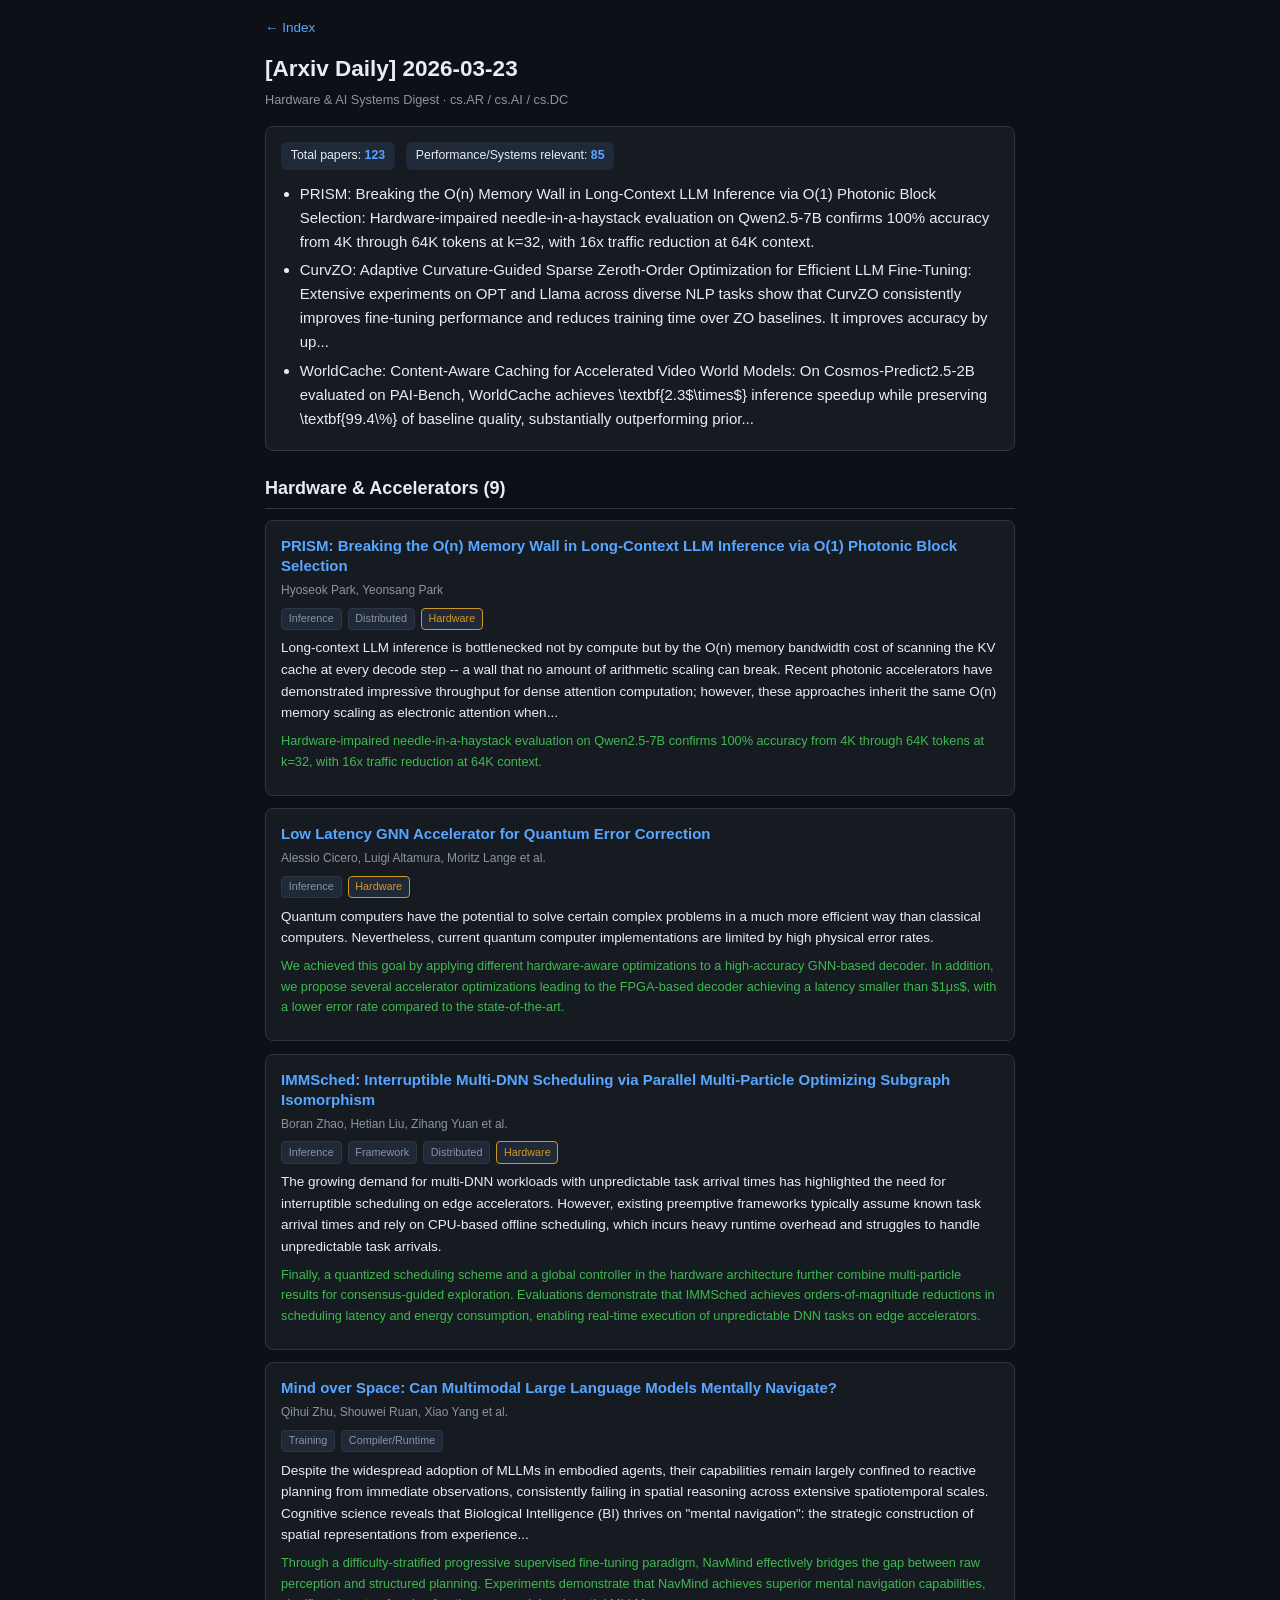
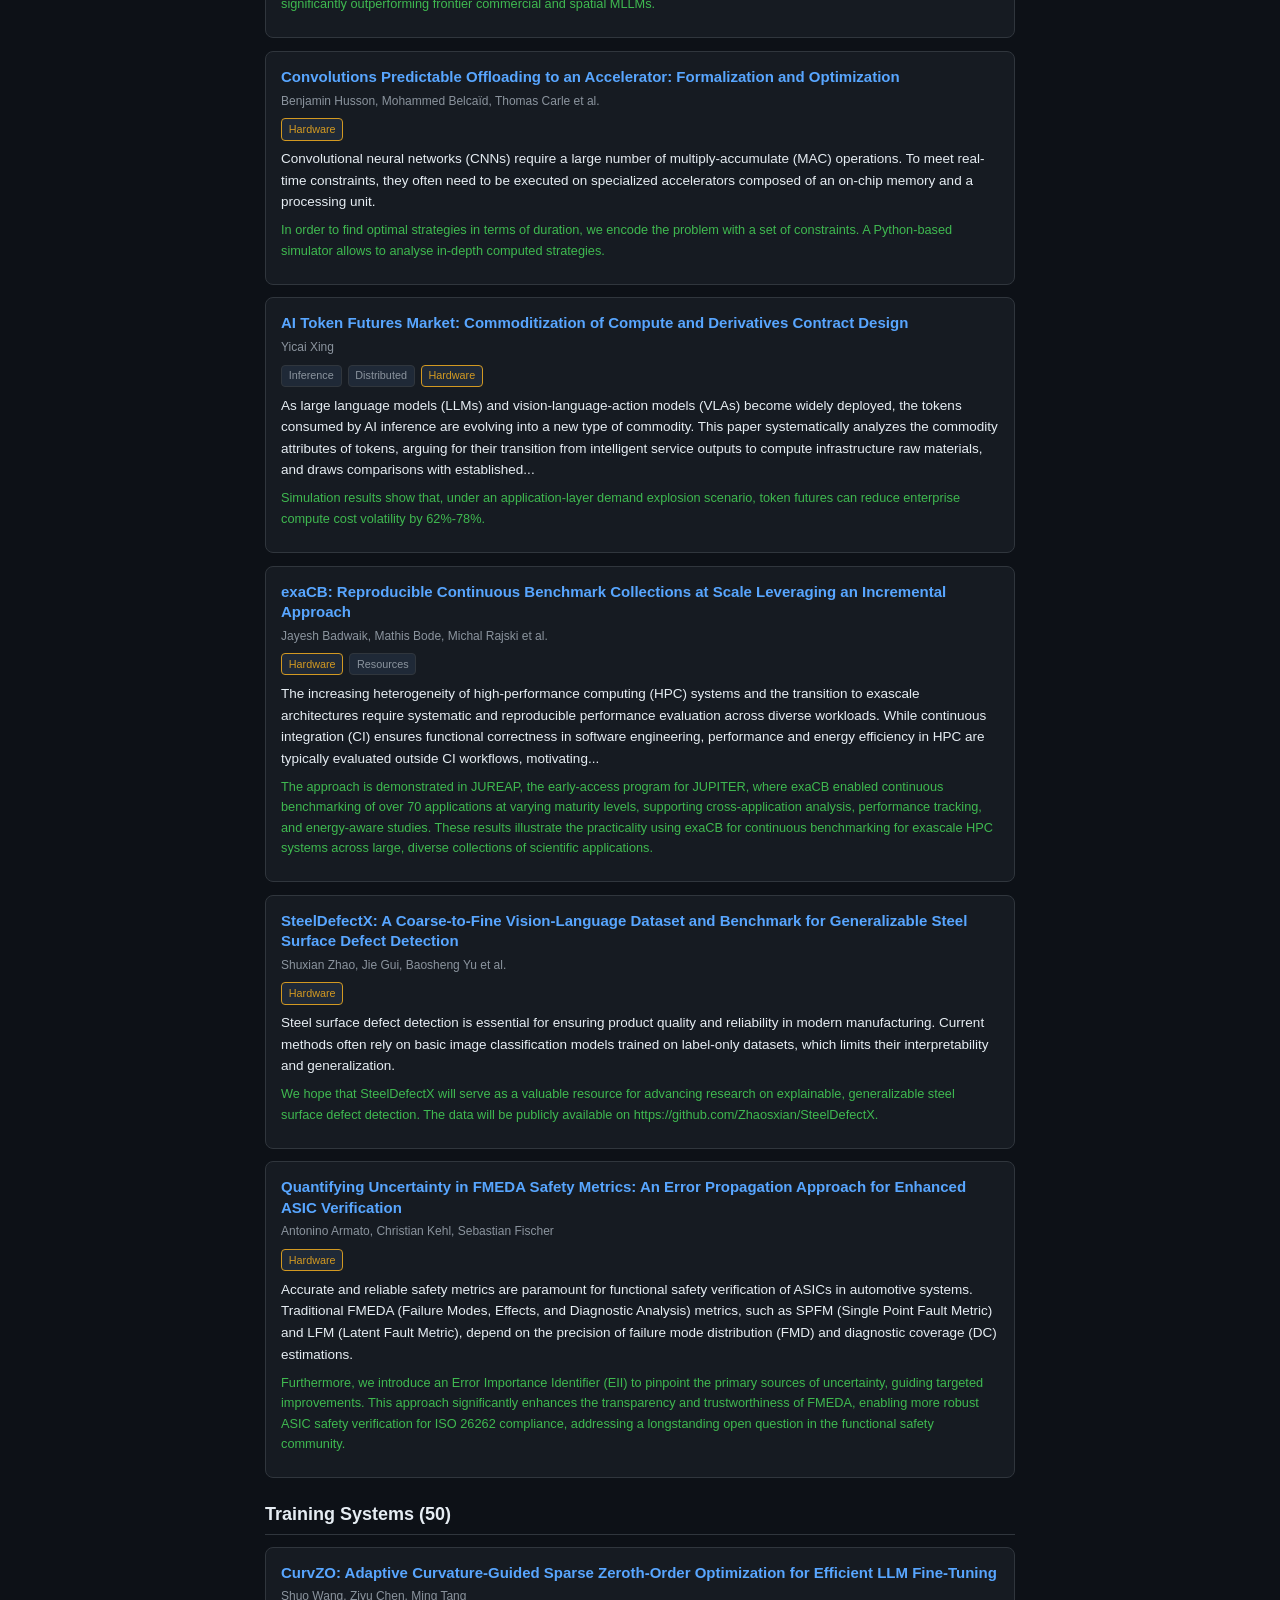
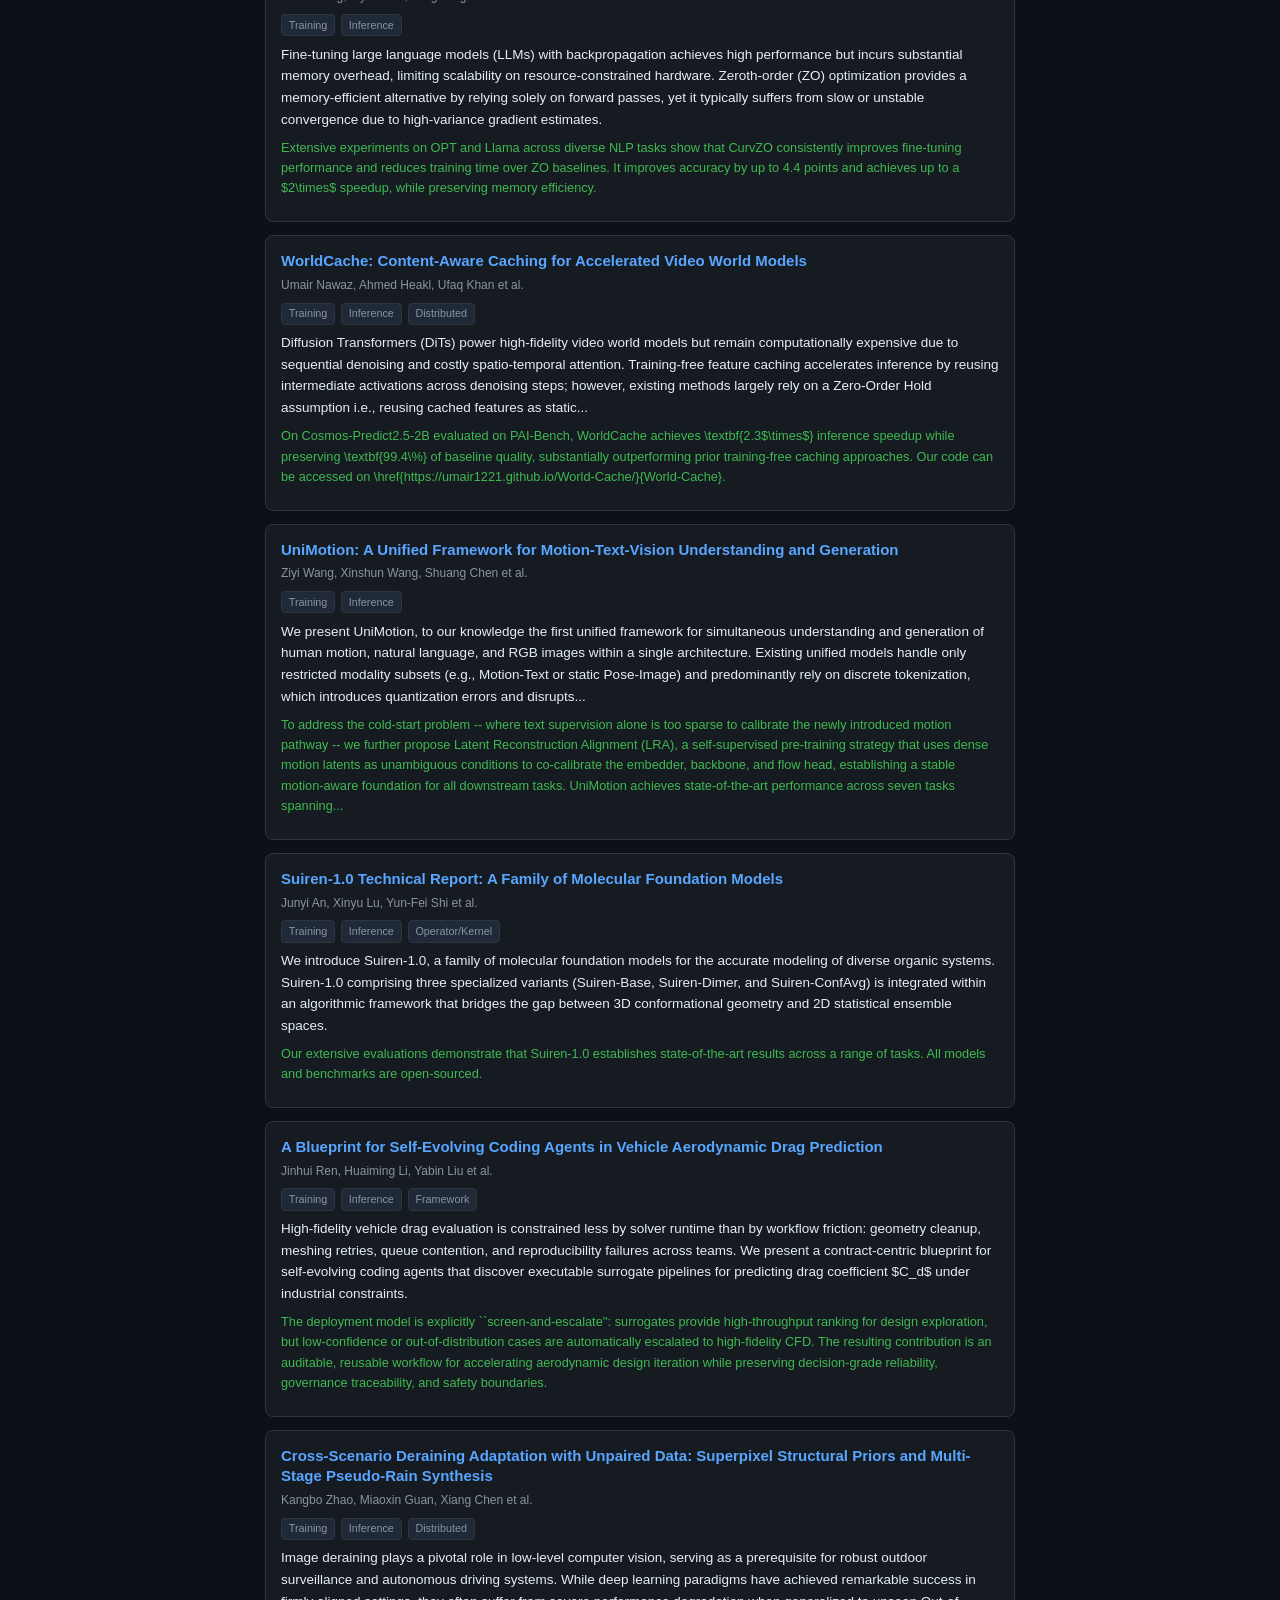
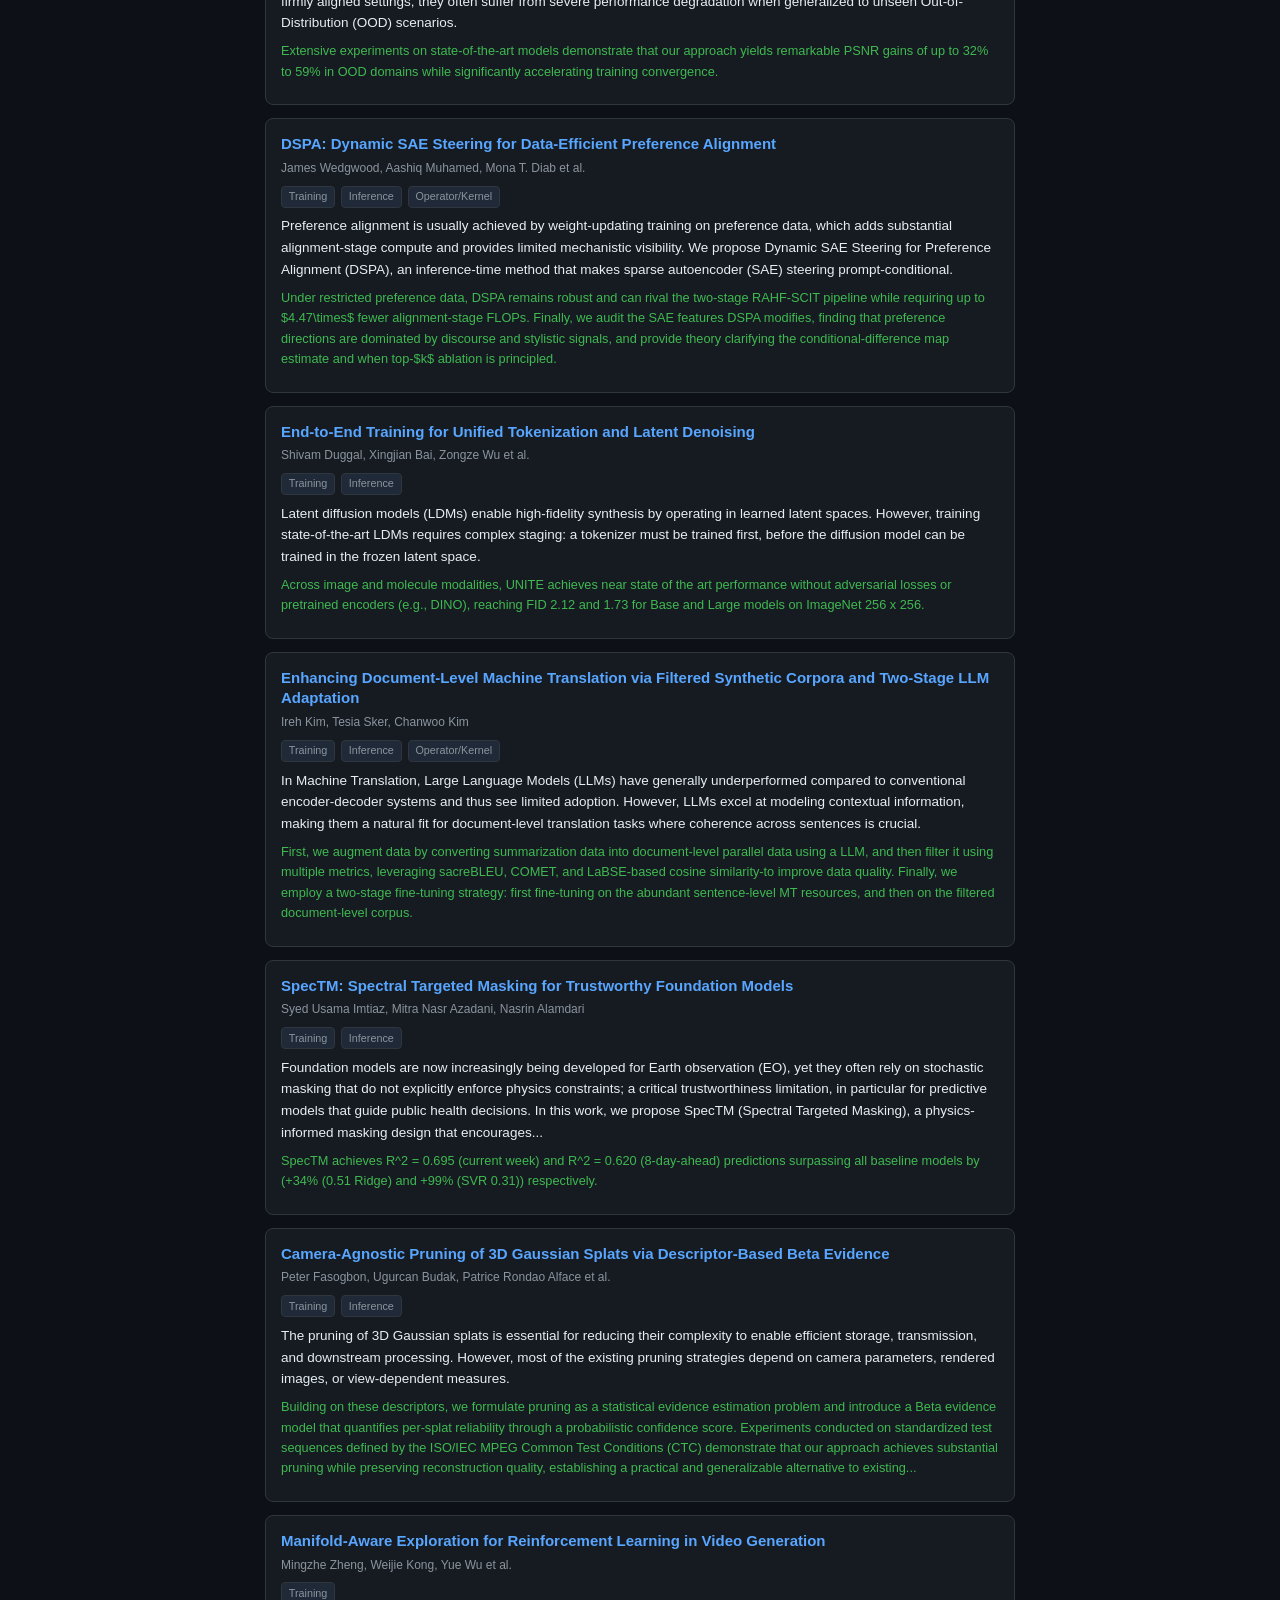
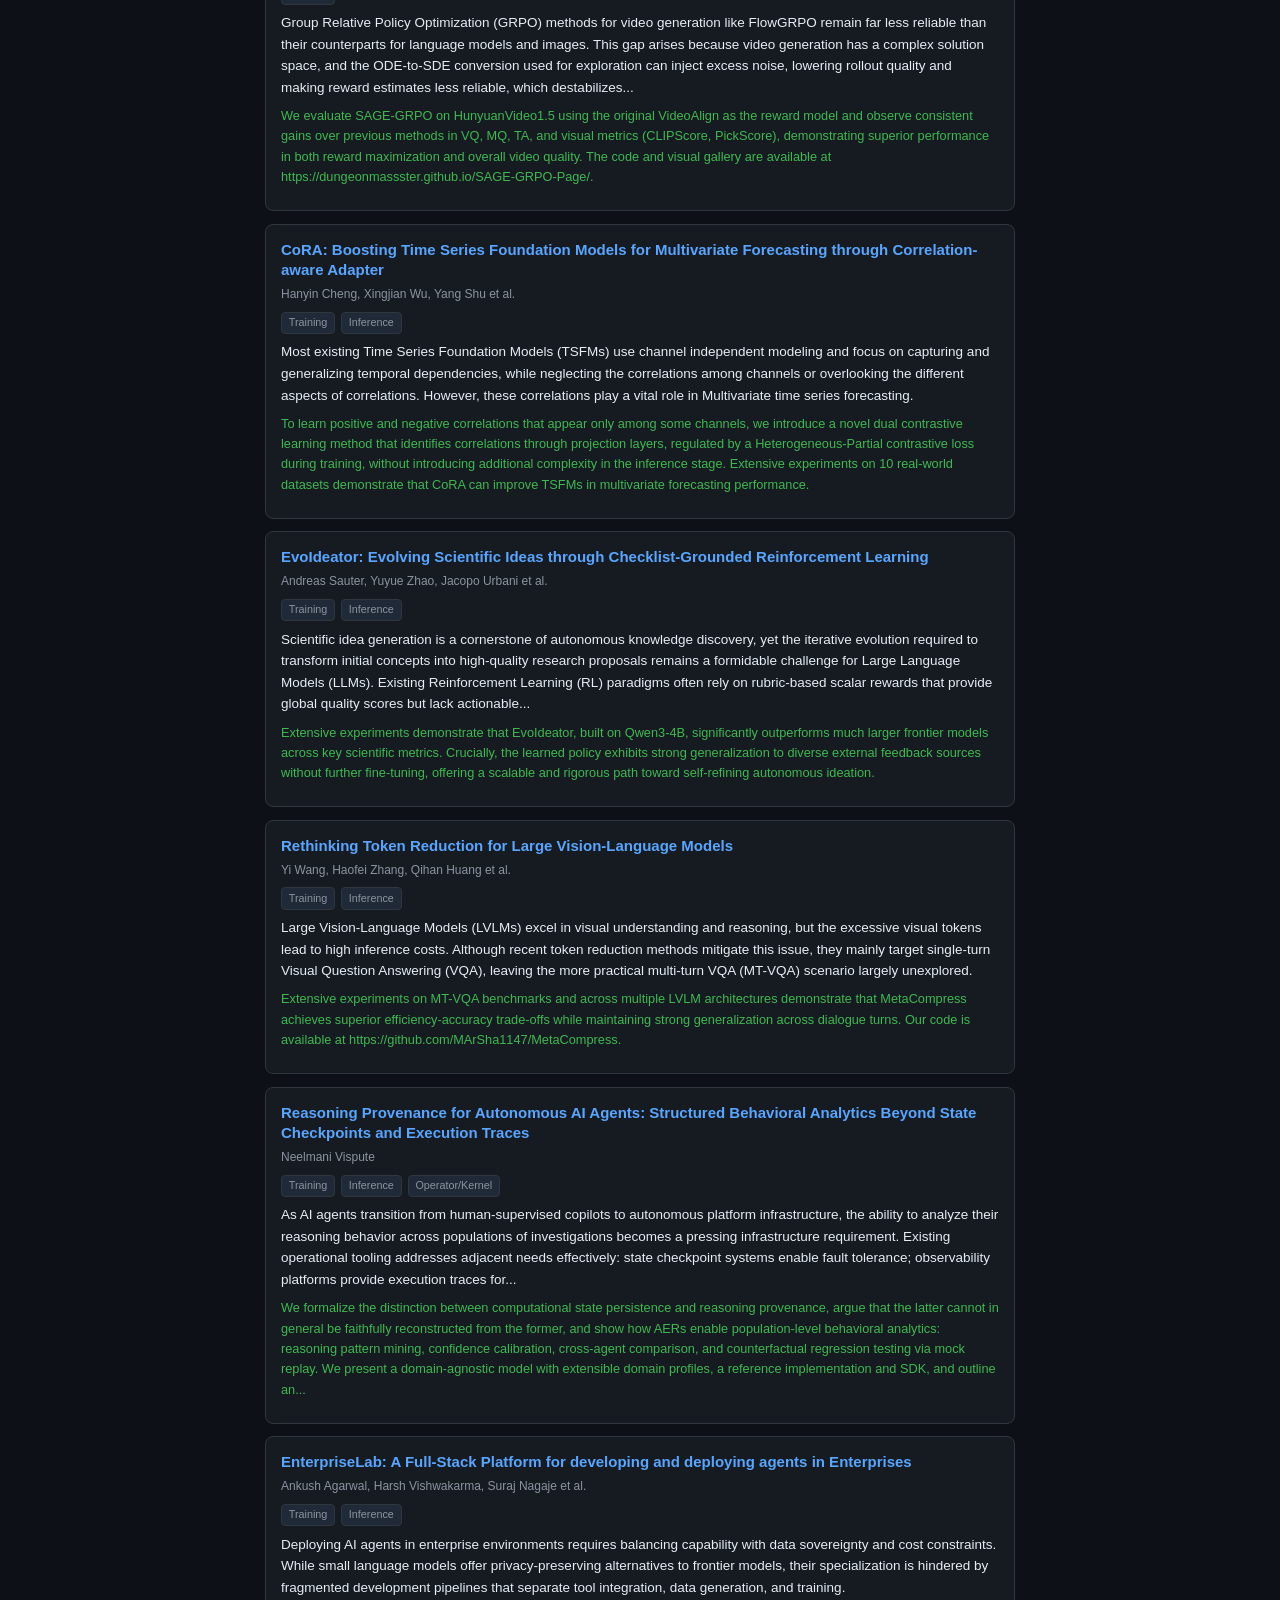
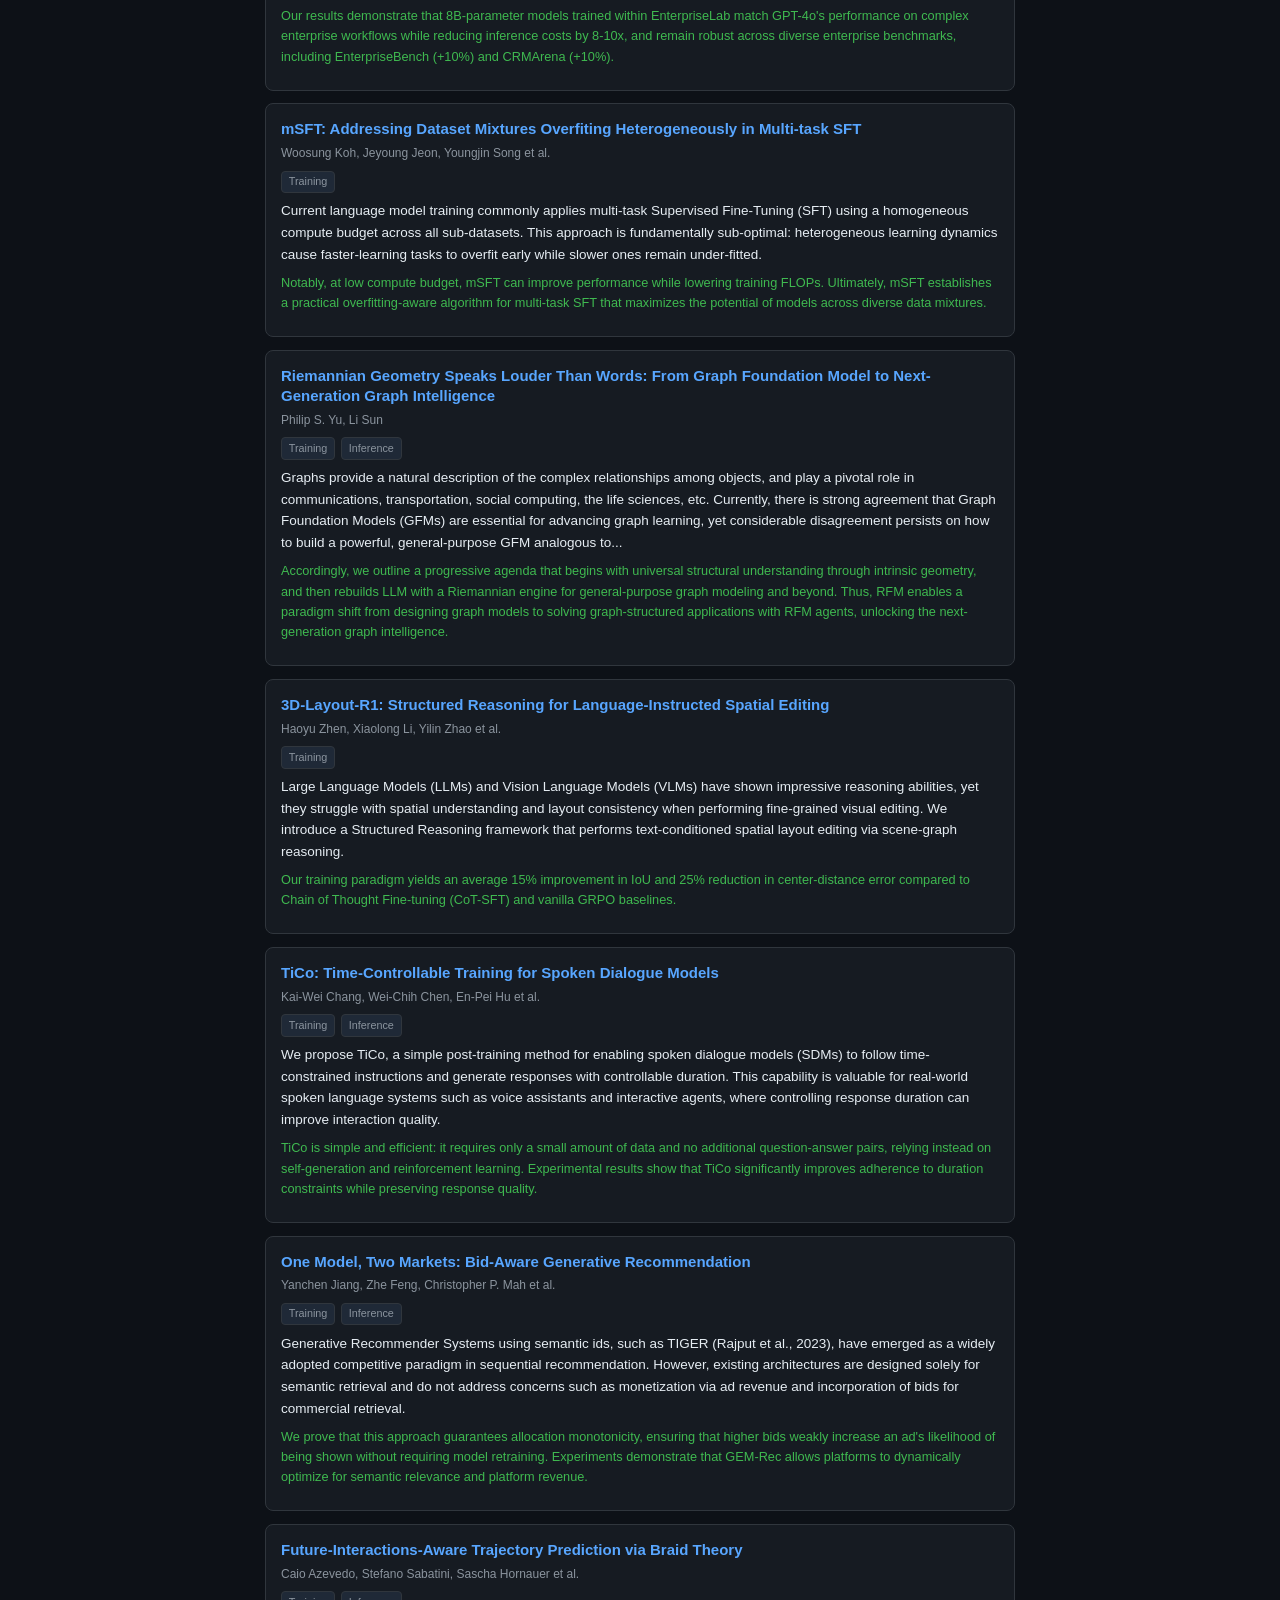
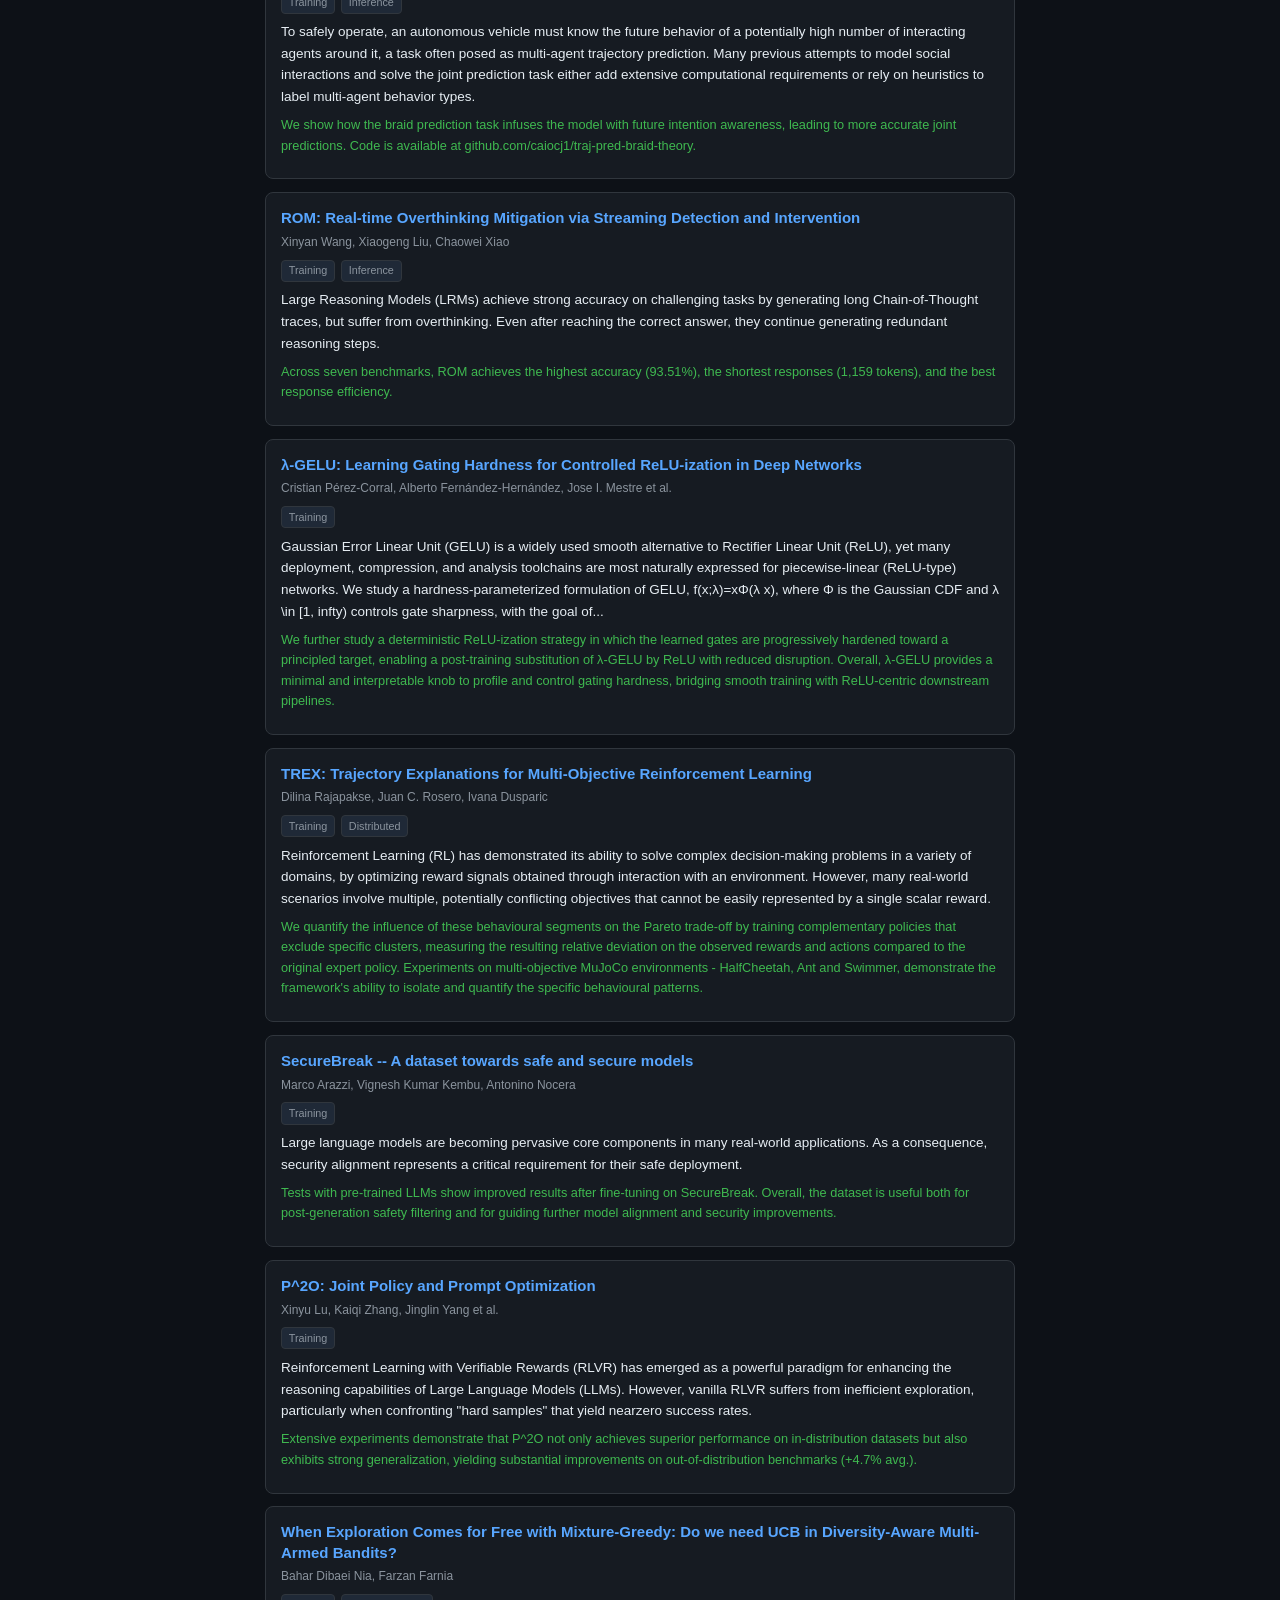
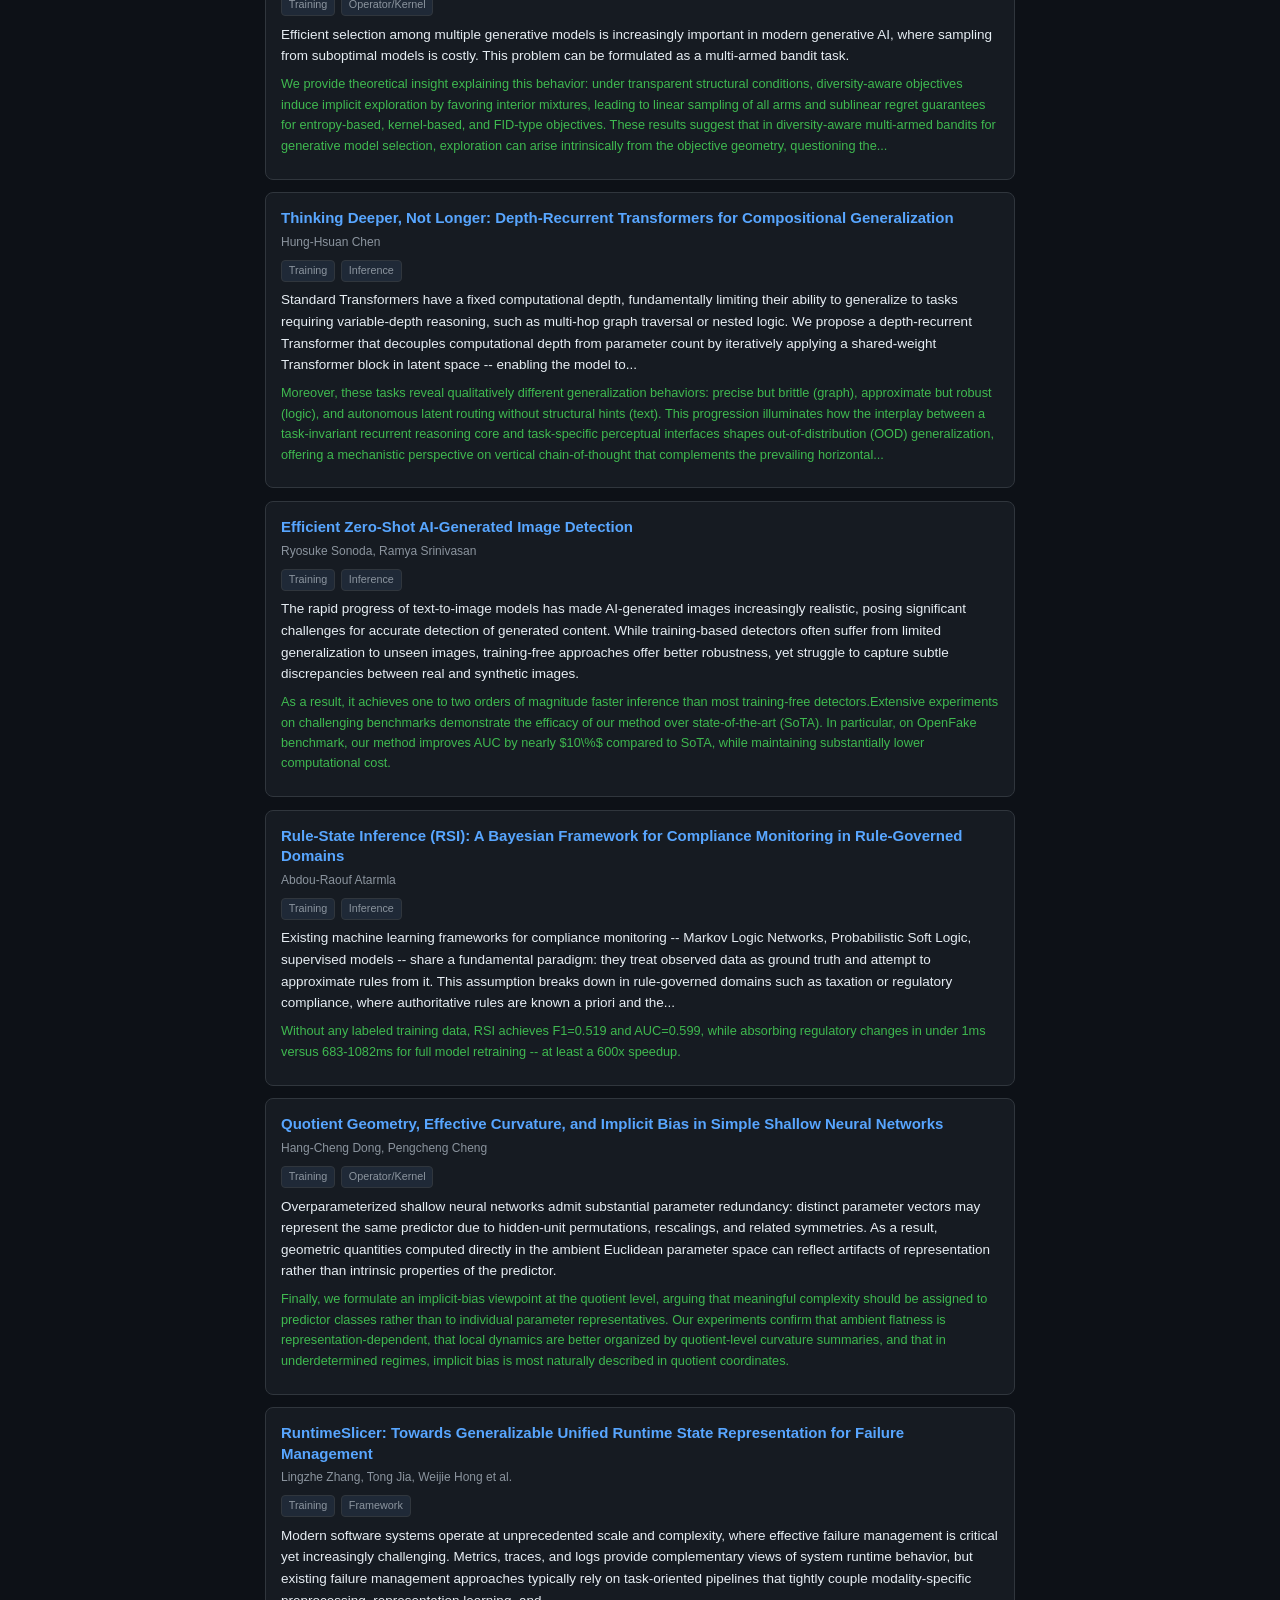
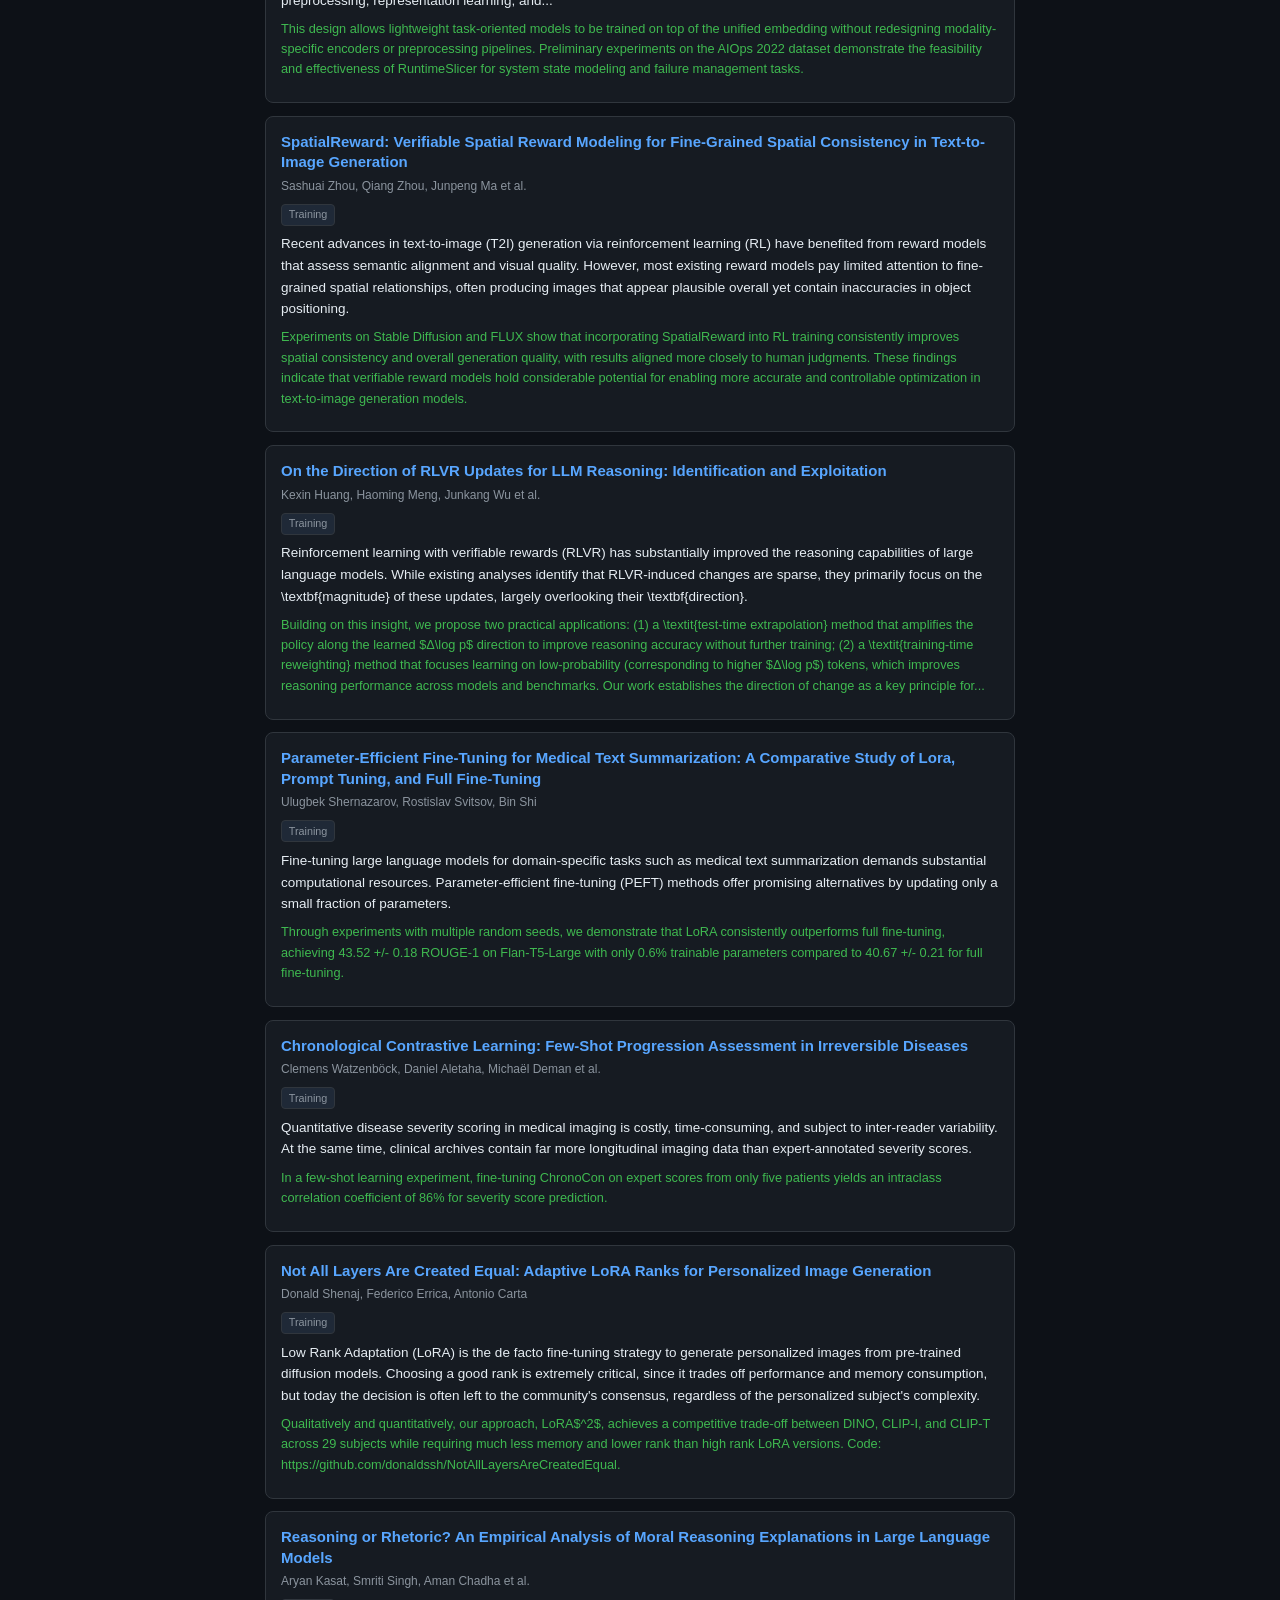
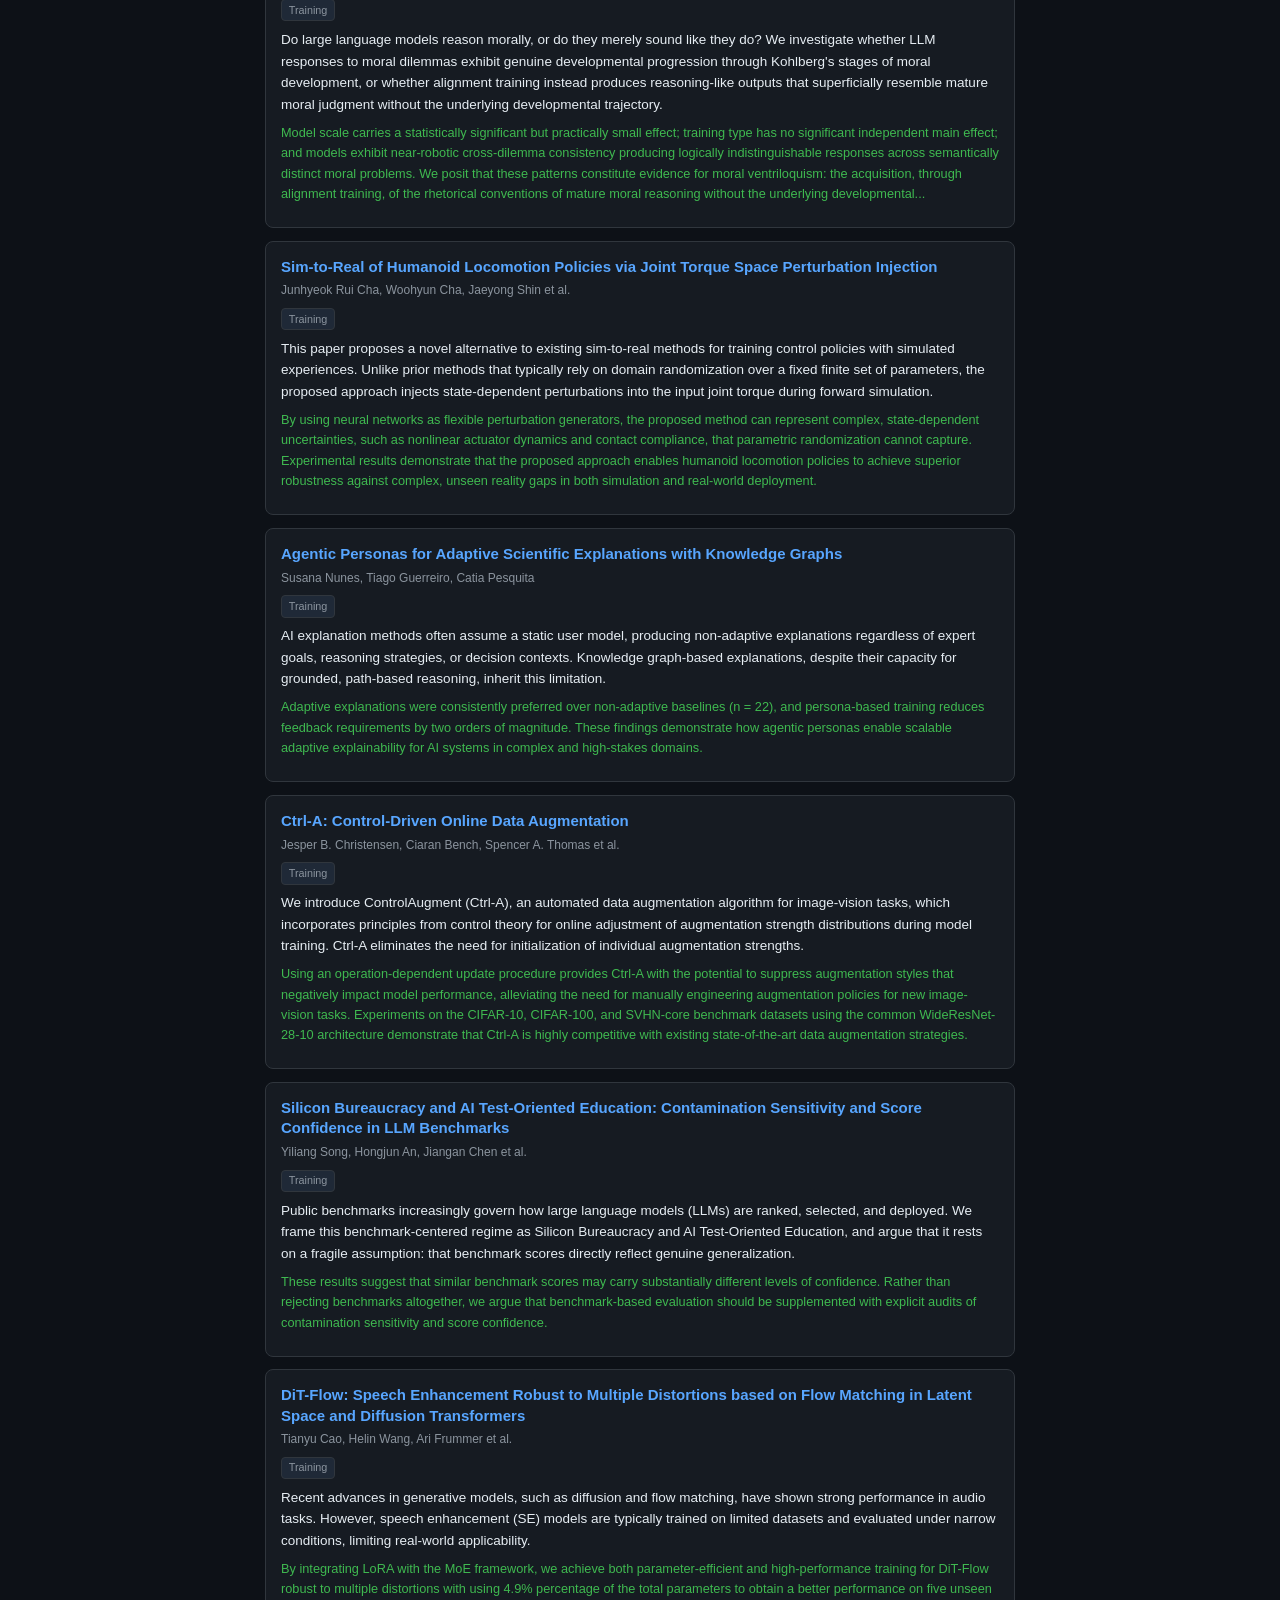
<file: arxiv-daily/2026/03/2026-03-23.html>
<!DOCTYPE html>
<html lang="en">
<head>
<meta charset="utf-8">
<meta name="viewport" content="width=device-width, initial-scale=1">
<title>[Arxiv Daily] 2026-03-23 – Hardware &amp; AI Systems</title>
<style>
:root {
  --bg: #0d1117; --surface: #161b22; --border: #30363d;
  --text: #e6edf3; --text-muted: #8b949e; --accent: #58a6ff;
  --accent2: #3fb950; --tag-bg: #1f2937; --card-bg: #161b22;
  --orange: #d29922; --red: #f85149;
}
* { margin:0; padding:0; box-sizing:border-box; }
html { font-size:15px; }
body {
  font-family: -apple-system, BlinkMacSystemFont, "Segoe UI", Helvetica, Arial, sans-serif;
  background: var(--bg); color: var(--text);
  line-height: 1.6; padding: 1rem; max-width: 52rem; margin: 0 auto;
}
a { color: var(--accent); text-decoration: none; }
a:hover { text-decoration: underline; }
h1 { font-size: 1.5rem; margin-bottom: .5rem; line-height: 1.3; }
h2 { font-size: 1.2rem; margin: 1.5rem 0 .75rem; padding-bottom: .35rem;
     border-bottom: 1px solid var(--border); }
.meta { color: var(--text-muted); font-size: .85rem; margin-bottom: 1rem; }
.highlight-box {
  background: var(--surface); border: 1px solid var(--border);
  border-radius: 8px; padding: 1rem; margin-bottom: 1.5rem;
}
.highlight-box ul { padding-left: 1.25rem; }
.highlight-box li { margin-bottom: .3rem; }
.stat-row { display: flex; gap: .75rem; flex-wrap: wrap; margin-bottom: .75rem; }
.stat {
  background: var(--tag-bg); border-radius: 6px; padding: .3rem .65rem;
  font-size: .82rem; white-space: nowrap;
}
.stat strong { color: var(--accent); }
.card {
  background: var(--card-bg); border: 1px solid var(--border);
  border-radius: 8px; padding: 1rem; margin-bottom: .85rem;
}
.card-title { font-size: 1rem; font-weight: 600; line-height: 1.35; margin-bottom: .3rem; }
.card-authors { color: var(--text-muted); font-size: .8rem; margin-bottom: .5rem; }
.card-summary { font-size: .9rem; margin-bottom: .5rem; }
.card-metrics { font-size: .82rem; color: var(--text-muted); }
.card-metrics li { margin-bottom: .15rem; }
.tags { display: flex; gap: .4rem; flex-wrap: wrap; margin-bottom: .5rem; }
.tag {
  background: var(--tag-bg); border: 1px solid var(--border);
  border-radius: 4px; padding: .1rem .45rem; font-size: .72rem;
  color: var(--text-muted);
}
.tag-hw { border-color: var(--orange); color: var(--orange); }
.closing { margin-top: 2rem; padding-top: 1rem; border-top: 1px solid var(--border);
           font-size: .9rem; color: var(--text-muted); }
.index-item {
  background: var(--surface); border: 1px solid var(--border);
  border-radius: 8px; padding: .85rem 1rem; margin-bottom: .65rem;
  transition: border-color .15s;
}
.index-item:hover { border-color: var(--accent); }
.index-date { font-weight: 600; font-size: 1rem; }
.index-stats { color: var(--text-muted); font-size: .82rem; }
.back-link { display: inline-block; margin-bottom: 1rem; font-size: .9rem; }
footer { margin-top: 2rem; padding-top: 1rem; border-top: 1px solid var(--border);
         color: var(--text-muted); font-size: .78rem; text-align: center; }
.no-papers { text-align: center; padding: 3rem 1rem; color: var(--text-muted); }
</style>
</head>
<body>
<a class="back-link" href="https://zerlot.github.io/arxiv-daily/">&larr; Index</a>
<h1>[Arxiv Daily] 2026-03-23</h1>
<div class="meta">Hardware &amp; AI Systems Digest &middot; cs.AR / cs.AI / cs.DC</div>
<div class="highlight-box">
<div class="stat-row">
  <div class="stat">Total papers: <strong>123</strong></div>
  <div class="stat">Performance/Systems relevant: <strong>85</strong></div>
</div>
<ul><li>PRISM: Breaking the O(n) Memory Wall in Long-Context LLM Inference via O(1) Photonic Block Selection: Hardware-impaired needle-in-a-haystack evaluation on Qwen2.5-7B confirms 100% accuracy from 4K through 64K tokens at k=32, with 16x traffic reduction at 64K context.</li><li>CurvZO: Adaptive Curvature-Guided Sparse Zeroth-Order Optimization for Efficient LLM Fine-Tuning: Extensive experiments on OPT and Llama across diverse NLP tasks show that CurvZO consistently improves fine-tuning performance and reduces training time over ZO baselines. It improves accuracy by up...</li><li>WorldCache: Content-Aware Caching for Accelerated Video World Models: On Cosmos-Predict2.5-2B evaluated on PAI-Bench, WorldCache achieves \textbf{2.3$\times$} inference speedup while preserving \textbf{99.4\%} of baseline quality, substantially outperforming prior...</li></ul>
</div>
<h2>Hardware &amp; Accelerators (9)</h2>
<div class="card">
  <div class="card-title"><a href="https://arxiv.org/abs/2603.21576v1">PRISM: Breaking the O(n) Memory Wall in Long-Context LLM Inference via O(1) Photonic Block Selection</a></div>
  <div class="card-authors">Hyoseok Park, Yeonsang Park</div>
  <div class="tags"><span class="tag">Inference</span><span class="tag">Distributed</span><span class="tag tag-hw">Hardware</span></div>
  <div class="card-summary">Long-context LLM inference is bottlenecked not by compute but by the O(n) memory bandwidth cost of scanning the KV cache at every decode step -- a wall that no amount of arithmetic scaling can break. Recent photonic accelerators have demonstrated impressive throughput for dense attention computation; however, these approaches inherit the same O(n) memory scaling as electronic attention when...</div>
  <div class="card-summary" style="margin-top:.4rem;font-size:.85rem;color:var(--accent2);">Hardware-impaired needle-in-a-haystack evaluation on Qwen2.5-7B confirms 100% accuracy from 4K through 64K tokens at k=32, with 16x traffic reduction at 64K context.</div>
</div>
<div class="card">
  <div class="card-title"><a href="https://arxiv.org/abs/2603.22149v1">Low Latency GNN Accelerator for Quantum Error Correction</a></div>
  <div class="card-authors">Alessio Cicero, Luigi Altamura, Moritz Lange et al.</div>
  <div class="tags"><span class="tag">Inference</span><span class="tag tag-hw">Hardware</span></div>
  <div class="card-summary">Quantum computers have the potential to solve certain complex problems in a much more efficient way than classical computers. Nevertheless, current quantum computer implementations are limited by high physical error rates.</div>
  <div class="card-summary" style="margin-top:.4rem;font-size:.85rem;color:var(--accent2);">We achieved this goal by applying different hardware-aware optimizations to a high-accuracy GNN-based decoder. In addition, we propose several accelerator optimizations leading to the FPGA-based decoder achieving a latency smaller than $1μs$, with a lower error rate compared to the state-of-the-art.</div>
</div>
<div class="card">
  <div class="card-title"><a href="https://arxiv.org/abs/2603.21659v1">IMMSched: Interruptible Multi-DNN Scheduling via Parallel Multi-Particle Optimizing Subgraph Isomorphism</a></div>
  <div class="card-authors">Boran Zhao, Hetian Liu, Zihang Yuan et al.</div>
  <div class="tags"><span class="tag">Inference</span><span class="tag">Framework</span><span class="tag">Distributed</span><span class="tag tag-hw">Hardware</span></div>
  <div class="card-summary">The growing demand for multi-DNN workloads with unpredictable task arrival times has highlighted the need for interruptible scheduling on edge accelerators. However, existing preemptive frameworks typically assume known task arrival times and rely on CPU-based offline scheduling, which incurs heavy runtime overhead and struggles to handle unpredictable task arrivals.</div>
  <div class="card-summary" style="margin-top:.4rem;font-size:.85rem;color:var(--accent2);">Finally, a quantized scheduling scheme and a global controller in the hardware architecture further combine multi-particle results for consensus-guided exploration. Evaluations demonstrate that IMMSched achieves orders-of-magnitude reductions in scheduling latency and energy consumption, enabling real-time execution of unpredictable DNN tasks on edge accelerators.</div>
</div>
<div class="card">
  <div class="card-title"><a href="https://arxiv.org/abs/2603.21577v1">Mind over Space: Can Multimodal Large Language Models Mentally Navigate?</a></div>
  <div class="card-authors">Qihui Zhu, Shouwei Ruan, Xiao Yang et al.</div>
  <div class="tags"><span class="tag">Training</span><span class="tag">Compiler/Runtime</span></div>
  <div class="card-summary">Despite the widespread adoption of MLLMs in embodied agents, their capabilities remain largely confined to reactive planning from immediate observations, consistently failing in spatial reasoning across extensive spatiotemporal scales. Cognitive science reveals that Biological Intelligence (BI) thrives on &quot;mental navigation&quot;: the strategic construction of spatial representations from experience...</div>
  <div class="card-summary" style="margin-top:.4rem;font-size:.85rem;color:var(--accent2);">Through a difficulty-stratified progressive supervised fine-tuning paradigm, NavMind effectively bridges the gap between raw perception and structured planning. Experiments demonstrate that NavMind achieves superior mental navigation capabilities, significantly outperforming frontier commercial and spatial MLLMs.</div>
</div>
<div class="card">
  <div class="card-title"><a href="https://arxiv.org/abs/2603.21792v1">Convolutions Predictable Offloading to an Accelerator: Formalization and Optimization</a></div>
  <div class="card-authors">Benjamin Husson, Mohammed Belcaïd, Thomas Carle et al.</div>
  <div class="tags"><span class="tag tag-hw">Hardware</span></div>
  <div class="card-summary">Convolutional neural networks (CNNs) require a large number of multiply-accumulate (MAC) operations. To meet real-time constraints, they often need to be executed on specialized accelerators composed of an on-chip memory and a processing unit.</div>
  <div class="card-summary" style="margin-top:.4rem;font-size:.85rem;color:var(--accent2);">In order to find optimal strategies in terms of duration, we encode the problem with a set of constraints. A Python-based simulator allows to analyse in-depth computed strategies.</div>
</div>
<div class="card">
  <div class="card-title"><a href="https://arxiv.org/abs/2603.21690v1">AI Token Futures Market: Commoditization of Compute and Derivatives Contract Design</a></div>
  <div class="card-authors">Yicai Xing</div>
  <div class="tags"><span class="tag">Inference</span><span class="tag">Distributed</span><span class="tag tag-hw">Hardware</span></div>
  <div class="card-summary">As large language models (LLMs) and vision-language-action models (VLAs) become widely deployed, the tokens consumed by AI inference are evolving into a new type of commodity. This paper systematically analyzes the commodity attributes of tokens, arguing for their transition from intelligent service outputs to compute infrastructure raw materials, and draws comparisons with established...</div>
  <div class="card-summary" style="margin-top:.4rem;font-size:.85rem;color:var(--accent2);">Simulation results show that, under an application-layer demand explosion scenario, token futures can reduce enterprise compute cost volatility by 62%-78%.</div>
</div>
<div class="card">
  <div class="card-title"><a href="https://arxiv.org/abs/2603.22251v1">exaCB: Reproducible Continuous Benchmark Collections at Scale Leveraging an Incremental Approach</a></div>
  <div class="card-authors">Jayesh Badwaik, Mathis Bode, Michal Rajski et al.</div>
  <div class="tags"><span class="tag tag-hw">Hardware</span><span class="tag">Resources</span></div>
  <div class="card-summary">The increasing heterogeneity of high-performance computing (HPC) systems and the transition to exascale architectures require systematic and reproducible performance evaluation across diverse workloads. While continuous integration (CI) ensures functional correctness in software engineering, performance and energy efficiency in HPC are typically evaluated outside CI workflows, motivating...</div>
  <div class="card-summary" style="margin-top:.4rem;font-size:.85rem;color:var(--accent2);">The approach is demonstrated in JUREAP, the early-access program for JUPITER, where exaCB enabled continuous benchmarking of over 70 applications at varying maturity levels, supporting cross-application analysis, performance tracking, and energy-aware studies. These results illustrate the practicality using exaCB for continuous benchmarking for exascale HPC systems across large, diverse collections of scientific applications.</div>
</div>
<div class="card">
  <div class="card-title"><a href="https://arxiv.org/abs/2603.21824v1">SteelDefectX: A Coarse-to-Fine Vision-Language Dataset and Benchmark for Generalizable Steel Surface Defect Detection</a></div>
  <div class="card-authors">Shuxian Zhao, Jie Gui, Baosheng Yu et al.</div>
  <div class="tags"><span class="tag tag-hw">Hardware</span></div>
  <div class="card-summary">Steel surface defect detection is essential for ensuring product quality and reliability in modern manufacturing. Current methods often rely on basic image classification models trained on label-only datasets, which limits their interpretability and generalization.</div>
  <div class="card-summary" style="margin-top:.4rem;font-size:.85rem;color:var(--accent2);">We hope that SteelDefectX will serve as a valuable resource for advancing research on explainable, generalizable steel surface defect detection. The data will be publicly available on https://github.com/Zhaosxian/SteelDefectX.</div>
</div>
<div class="card">
  <div class="card-title"><a href="https://arxiv.org/abs/2603.21770v1">Quantifying Uncertainty in FMEDA Safety Metrics: An Error Propagation Approach for Enhanced ASIC Verification</a></div>
  <div class="card-authors">Antonino Armato, Christian Kehl, Sebastian Fischer</div>
  <div class="tags"><span class="tag tag-hw">Hardware</span></div>
  <div class="card-summary">Accurate and reliable safety metrics are paramount for functional safety verification of ASICs in automotive systems. Traditional FMEDA (Failure Modes, Effects, and Diagnostic Analysis) metrics, such as SPFM (Single Point Fault Metric) and LFM (Latent Fault Metric), depend on the precision of failure mode distribution (FMD) and diagnostic coverage (DC) estimations.</div>
  <div class="card-summary" style="margin-top:.4rem;font-size:.85rem;color:var(--accent2);">Furthermore, we introduce an Error Importance Identifier (EII) to pinpoint the primary sources of uncertainty, guiding targeted improvements. This approach significantly enhances the transparency and trustworthiness of FMEDA, enabling more robust ASIC safety verification for ISO 26262 compliance, addressing a longstanding open question in the functional safety community.</div>
</div>
<h2>Training Systems (50)</h2>
<div class="card">
  <div class="card-title"><a href="https://arxiv.org/abs/2603.21725v1">CurvZO: Adaptive Curvature-Guided Sparse Zeroth-Order Optimization for Efficient LLM Fine-Tuning</a></div>
  <div class="card-authors">Shuo Wang, Ziyu Chen, Ming Tang</div>
  <div class="tags"><span class="tag">Training</span><span class="tag">Inference</span></div>
  <div class="card-summary">Fine-tuning large language models (LLMs) with backpropagation achieves high performance but incurs substantial memory overhead, limiting scalability on resource-constrained hardware. Zeroth-order (ZO) optimization provides a memory-efficient alternative by relying solely on forward passes, yet it typically suffers from slow or unstable convergence due to high-variance gradient estimates.</div>
  <div class="card-summary" style="margin-top:.4rem;font-size:.85rem;color:var(--accent2);">Extensive experiments on OPT and Llama across diverse NLP tasks show that CurvZO consistently improves fine-tuning performance and reduces training time over ZO baselines. It improves accuracy by up to 4.4 points and achieves up to a $2\times$ speedup, while preserving memory efficiency.</div>
</div>
<div class="card">
  <div class="card-title"><a href="https://arxiv.org/abs/2603.22286v1">WorldCache: Content-Aware Caching for Accelerated Video World Models</a></div>
  <div class="card-authors">Umair Nawaz, Ahmed Heakl, Ufaq Khan et al.</div>
  <div class="tags"><span class="tag">Training</span><span class="tag">Inference</span><span class="tag">Distributed</span></div>
  <div class="card-summary">Diffusion Transformers (DiTs) power high-fidelity video world models but remain computationally expensive due to sequential denoising and costly spatio-temporal attention. Training-free feature caching accelerates inference by reusing intermediate activations across denoising steps; however, existing methods largely rely on a Zero-Order Hold assumption i.e., reusing cached features as static...</div>
  <div class="card-summary" style="margin-top:.4rem;font-size:.85rem;color:var(--accent2);">On Cosmos-Predict2.5-2B evaluated on PAI-Bench, WorldCache achieves \textbf{2.3$\times$} inference speedup while preserving \textbf{99.4\%} of baseline quality, substantially outperforming prior training-free caching approaches. Our code can be accessed on \href{https://umair1221.github.io/World-Cache/}{World-Cache}.</div>
</div>
<div class="card">
  <div class="card-title"><a href="https://arxiv.org/abs/2603.22282v1">UniMotion: A Unified Framework for Motion-Text-Vision Understanding and Generation</a></div>
  <div class="card-authors">Ziyi Wang, Xinshun Wang, Shuang Chen et al.</div>
  <div class="tags"><span class="tag">Training</span><span class="tag">Inference</span></div>
  <div class="card-summary">We present UniMotion, to our knowledge the first unified framework for simultaneous understanding and generation of human motion, natural language, and RGB images within a single architecture. Existing unified models handle only restricted modality subsets (e.g., Motion-Text or static Pose-Image) and predominantly rely on discrete tokenization, which introduces quantization errors and disrupts...</div>
  <div class="card-summary" style="margin-top:.4rem;font-size:.85rem;color:var(--accent2);">To address the cold-start problem -- where text supervision alone is too sparse to calibrate the newly introduced motion pathway -- we further propose Latent Reconstruction Alignment (LRA), a self-supervised pre-training strategy that uses dense motion latents as unambiguous conditions to co-calibrate the embedder, backbone, and flow head, establishing a stable motion-aware foundation for all downstream tasks. UniMotion achieves state-of-the-art performance across seven tasks spanning...</div>
</div>
<div class="card">
  <div class="card-title"><a href="https://arxiv.org/abs/2603.21942v1">Suiren-1.0 Technical Report: A Family of Molecular Foundation Models</a></div>
  <div class="card-authors">Junyi An, Xinyu Lu, Yun-Fei Shi et al.</div>
  <div class="tags"><span class="tag">Training</span><span class="tag">Inference</span><span class="tag">Operator/Kernel</span></div>
  <div class="card-summary">We introduce Suiren-1.0, a family of molecular foundation models for the accurate modeling of diverse organic systems. Suiren-1.0 comprising three specialized variants (Suiren-Base, Suiren-Dimer, and Suiren-ConfAvg) is integrated within an algorithmic framework that bridges the gap between 3D conformational geometry and 2D statistical ensemble spaces.</div>
  <div class="card-summary" style="margin-top:.4rem;font-size:.85rem;color:var(--accent2);">Our extensive evaluations demonstrate that Suiren-1.0 establishes state-of-the-art results across a range of tasks. All models and benchmarks are open-sourced.</div>
</div>
<div class="card">
  <div class="card-title"><a href="https://arxiv.org/abs/2603.21698v1">A Blueprint for Self-Evolving Coding Agents in Vehicle Aerodynamic Drag Prediction</a></div>
  <div class="card-authors">Jinhui Ren, Huaiming Li, Yabin Liu et al.</div>
  <div class="tags"><span class="tag">Training</span><span class="tag">Inference</span><span class="tag">Framework</span></div>
  <div class="card-summary">High-fidelity vehicle drag evaluation is constrained less by solver runtime than by workflow friction: geometry cleanup, meshing retries, queue contention, and reproducibility failures across teams. We present a contract-centric blueprint for self-evolving coding agents that discover executable surrogate pipelines for predicting drag coefficient $C_d$ under industrial constraints.</div>
  <div class="card-summary" style="margin-top:.4rem;font-size:.85rem;color:var(--accent2);">The deployment model is explicitly ``screen-and-escalate&#x27;&#x27;: surrogates provide high-throughput ranking for design exploration, but low-confidence or out-of-distribution cases are automatically escalated to high-fidelity CFD. The resulting contribution is an auditable, reusable workflow for accelerating aerodynamic design iteration while preserving decision-grade reliability, governance traceability, and safety boundaries.</div>
</div>
<div class="card">
  <div class="card-title"><a href="https://arxiv.org/abs/2603.21661v1">Cross-Scenario Deraining Adaptation with Unpaired Data: Superpixel Structural Priors and Multi-Stage Pseudo-Rain Synthesis</a></div>
  <div class="card-authors">Kangbo Zhao, Miaoxin Guan, Xiang Chen et al.</div>
  <div class="tags"><span class="tag">Training</span><span class="tag">Inference</span><span class="tag">Distributed</span></div>
  <div class="card-summary">Image deraining plays a pivotal role in low-level computer vision, serving as a prerequisite for robust outdoor surveillance and autonomous driving systems. While deep learning paradigms have achieved remarkable success in firmly aligned settings, they often suffer from severe performance degradation when generalized to unseen Out-of-Distribution (OOD) scenarios.</div>
  <div class="card-summary" style="margin-top:.4rem;font-size:.85rem;color:var(--accent2);">Extensive experiments on state-of-the-art models demonstrate that our approach yields remarkable PSNR gains of up to 32% to 59% in OOD domains while significantly accelerating training convergence.</div>
</div>
<div class="card">
  <div class="card-title"><a href="https://arxiv.org/abs/2603.21461v1">DSPA: Dynamic SAE Steering for Data-Efficient Preference Alignment</a></div>
  <div class="card-authors">James Wedgwood, Aashiq Muhamed, Mona T. Diab et al.</div>
  <div class="tags"><span class="tag">Training</span><span class="tag">Inference</span><span class="tag">Operator/Kernel</span></div>
  <div class="card-summary">Preference alignment is usually achieved by weight-updating training on preference data, which adds substantial alignment-stage compute and provides limited mechanistic visibility. We propose Dynamic SAE Steering for Preference Alignment (DSPA), an inference-time method that makes sparse autoencoder (SAE) steering prompt-conditional.</div>
  <div class="card-summary" style="margin-top:.4rem;font-size:.85rem;color:var(--accent2);">Under restricted preference data, DSPA remains robust and can rival the two-stage RAHF-SCIT pipeline while requiring up to $4.47\times$ fewer alignment-stage FLOPs. Finally, we audit the SAE features DSPA modifies, finding that preference directions are dominated by discourse and stylistic signals, and provide theory clarifying the conditional-difference map estimate and when top-$k$ ablation is principled.</div>
</div>
<div class="card">
  <div class="card-title"><a href="https://arxiv.org/abs/2603.22283v1">End-to-End Training for Unified Tokenization and Latent Denoising</a></div>
  <div class="card-authors">Shivam Duggal, Xingjian Bai, Zongze Wu et al.</div>
  <div class="tags"><span class="tag">Training</span><span class="tag">Inference</span></div>
  <div class="card-summary">Latent diffusion models (LDMs) enable high-fidelity synthesis by operating in learned latent spaces. However, training state-of-the-art LDMs requires complex staging: a tokenizer must be trained first, before the diffusion model can be trained in the frozen latent space.</div>
  <div class="card-summary" style="margin-top:.4rem;font-size:.85rem;color:var(--accent2);">Across image and molecule modalities, UNITE achieves near state of the art performance without adversarial losses or pretrained encoders (e.g., DINO), reaching FID 2.12 and 1.73 for Base and Large models on ImageNet 256 x 256.</div>
</div>
<div class="card">
  <div class="card-title"><a href="https://arxiv.org/abs/2603.22186v1">Enhancing Document-Level Machine Translation via Filtered Synthetic Corpora and Two-Stage LLM Adaptation</a></div>
  <div class="card-authors">Ireh Kim, Tesia Sker, Chanwoo Kim</div>
  <div class="tags"><span class="tag">Training</span><span class="tag">Inference</span><span class="tag">Operator/Kernel</span></div>
  <div class="card-summary">In Machine Translation, Large Language Models (LLMs) have generally underperformed compared to conventional encoder-decoder systems and thus see limited adoption. However, LLMs excel at modeling contextual information, making them a natural fit for document-level translation tasks where coherence across sentences is crucial.</div>
  <div class="card-summary" style="margin-top:.4rem;font-size:.85rem;color:var(--accent2);">First, we augment data by converting summarization data into document-level parallel data using a LLM, and then filter it using multiple metrics, leveraging sacreBLEU, COMET, and LaBSE-based cosine similarity-to improve data quality. Finally, we employ a two-stage fine-tuning strategy: first fine-tuning on the abundant sentence-level MT resources, and then on the filtered document-level corpus.</div>
</div>
<div class="card">
  <div class="card-title"><a href="https://arxiv.org/abs/2603.22097v1">SpecTM: Spectral Targeted Masking for Trustworthy Foundation Models</a></div>
  <div class="card-authors">Syed Usama Imtiaz, Mitra Nasr Azadani, Nasrin Alamdari</div>
  <div class="tags"><span class="tag">Training</span><span class="tag">Inference</span></div>
  <div class="card-summary">Foundation models are now increasingly being developed for Earth observation (EO), yet they often rely on stochastic masking that do not explicitly enforce physics constraints; a critical trustworthiness limitation, in particular for predictive models that guide public health decisions. In this work, we propose SpecTM (Spectral Targeted Masking), a physics-informed masking design that encourages...</div>
  <div class="card-summary" style="margin-top:.4rem;font-size:.85rem;color:var(--accent2);">SpecTM achieves R^2 = 0.695 (current week) and R^2 = 0.620 (8-day-ahead) predictions surpassing all baseline models by (+34% (0.51 Ridge) and +99% (SVR 0.31)) respectively.</div>
</div>
<div class="card">
  <div class="card-title"><a href="https://arxiv.org/abs/2603.21933v1">Camera-Agnostic Pruning of 3D Gaussian Splats via Descriptor-Based Beta Evidence</a></div>
  <div class="card-authors">Peter Fasogbon, Ugurcan Budak, Patrice Rondao Alface et al.</div>
  <div class="tags"><span class="tag">Training</span><span class="tag">Inference</span></div>
  <div class="card-summary">The pruning of 3D Gaussian splats is essential for reducing their complexity to enable efficient storage, transmission, and downstream processing. However, most of the existing pruning strategies depend on camera parameters, rendered images, or view-dependent measures.</div>
  <div class="card-summary" style="margin-top:.4rem;font-size:.85rem;color:var(--accent2);">Building on these descriptors, we formulate pruning as a statistical evidence estimation problem and introduce a Beta evidence model that quantifies per-splat reliability through a probabilistic confidence score. Experiments conducted on standardized test sequences defined by the ISO/IEC MPEG Common Test Conditions (CTC) demonstrate that our approach achieves substantial pruning while preserving reconstruction quality, establishing a practical and generalizable alternative to existing...</div>
</div>
<div class="card">
  <div class="card-title"><a href="https://arxiv.org/abs/2603.21872v1">Manifold-Aware Exploration for Reinforcement Learning in Video Generation</a></div>
  <div class="card-authors">Mingzhe Zheng, Weijie Kong, Yue Wu et al.</div>
  <div class="tags"><span class="tag">Training</span></div>
  <div class="card-summary">Group Relative Policy Optimization (GRPO) methods for video generation like FlowGRPO remain far less reliable than their counterparts for language models and images. This gap arises because video generation has a complex solution space, and the ODE-to-SDE conversion used for exploration can inject excess noise, lowering rollout quality and making reward estimates less reliable, which destabilizes...</div>
  <div class="card-summary" style="margin-top:.4rem;font-size:.85rem;color:var(--accent2);">We evaluate SAGE-GRPO on HunyuanVideo1.5 using the original VideoAlign as the reward model and observe consistent gains over previous methods in VQ, MQ, TA, and visual metrics (CLIPScore, PickScore), demonstrating superior performance in both reward maximization and overall video quality. The code and visual gallery are available at https://dungeonmassster.github.io/SAGE-GRPO-Page/.</div>
</div>
<div class="card">
  <div class="card-title"><a href="https://arxiv.org/abs/2603.21828v1">CoRA: Boosting Time Series Foundation Models for Multivariate Forecasting through Correlation-aware Adapter</a></div>
  <div class="card-authors">Hanyin Cheng, Xingjian Wu, Yang Shu et al.</div>
  <div class="tags"><span class="tag">Training</span><span class="tag">Inference</span></div>
  <div class="card-summary">Most existing Time Series Foundation Models (TSFMs) use channel independent modeling and focus on capturing and generalizing temporal dependencies, while neglecting the correlations among channels or overlooking the different aspects of correlations. However, these correlations play a vital role in Multivariate time series forecasting.</div>
  <div class="card-summary" style="margin-top:.4rem;font-size:.85rem;color:var(--accent2);">To learn positive and negative correlations that appear only among some channels, we introduce a novel dual contrastive learning method that identifies correlations through projection layers, regulated by a Heterogeneous-Partial contrastive loss during training, without introducing additional complexity in the inference stage. Extensive experiments on 10 real-world datasets demonstrate that CoRA can improve TSFMs in multivariate forecasting performance.</div>
</div>
<div class="card">
  <div class="card-title"><a href="https://arxiv.org/abs/2603.21728v1">EvoIdeator: Evolving Scientific Ideas through Checklist-Grounded Reinforcement Learning</a></div>
  <div class="card-authors">Andreas Sauter, Yuyue Zhao, Jacopo Urbani et al.</div>
  <div class="tags"><span class="tag">Training</span><span class="tag">Inference</span></div>
  <div class="card-summary">Scientific idea generation is a cornerstone of autonomous knowledge discovery, yet the iterative evolution required to transform initial concepts into high-quality research proposals remains a formidable challenge for Large Language Models (LLMs). Existing Reinforcement Learning (RL) paradigms often rely on rubric-based scalar rewards that provide global quality scores but lack actionable...</div>
  <div class="card-summary" style="margin-top:.4rem;font-size:.85rem;color:var(--accent2);">Extensive experiments demonstrate that EvoIdeator, built on Qwen3-4B, significantly outperforms much larger frontier models across key scientific metrics. Crucially, the learned policy exhibits strong generalization to diverse external feedback sources without further fine-tuning, offering a scalable and rigorous path toward self-refining autonomous ideation.</div>
</div>
<div class="card">
  <div class="card-title"><a href="https://arxiv.org/abs/2603.21701v1">Rethinking Token Reduction for Large Vision-Language Models</a></div>
  <div class="card-authors">Yi Wang, Haofei Zhang, Qihan Huang et al.</div>
  <div class="tags"><span class="tag">Training</span><span class="tag">Inference</span></div>
  <div class="card-summary">Large Vision-Language Models (LVLMs) excel in visual understanding and reasoning, but the excessive visual tokens lead to high inference costs. Although recent token reduction methods mitigate this issue, they mainly target single-turn Visual Question Answering (VQA), leaving the more practical multi-turn VQA (MT-VQA) scenario largely unexplored.</div>
  <div class="card-summary" style="margin-top:.4rem;font-size:.85rem;color:var(--accent2);">Extensive experiments on MT-VQA benchmarks and across multiple LVLM architectures demonstrate that MetaCompress achieves superior efficiency-accuracy trade-offs while maintaining strong generalization across dialogue turns. Our code is available at https://github.com/MArSha1147/MetaCompress.</div>
</div>
<div class="card">
  <div class="card-title"><a href="https://arxiv.org/abs/2603.21692v1">Reasoning Provenance for Autonomous AI Agents: Structured Behavioral Analytics Beyond State Checkpoints and Execution Traces</a></div>
  <div class="card-authors">Neelmani Vispute</div>
  <div class="tags"><span class="tag">Training</span><span class="tag">Inference</span><span class="tag">Operator/Kernel</span></div>
  <div class="card-summary">As AI agents transition from human-supervised copilots to autonomous platform infrastructure, the ability to analyze their reasoning behavior across populations of investigations becomes a pressing infrastructure requirement. Existing operational tooling addresses adjacent needs effectively: state checkpoint systems enable fault tolerance; observability platforms provide execution traces for...</div>
  <div class="card-summary" style="margin-top:.4rem;font-size:.85rem;color:var(--accent2);">We formalize the distinction between computational state persistence and reasoning provenance, argue that the latter cannot in general be faithfully reconstructed from the former, and show how AERs enable population-level behavioral analytics: reasoning pattern mining, confidence calibration, cross-agent comparison, and counterfactual regression testing via mock replay. We present a domain-agnostic model with extensible domain profiles, a reference implementation and SDK, and outline an...</div>
</div>
<div class="card">
  <div class="card-title"><a href="https://arxiv.org/abs/2603.21630v1">EnterpriseLab: A Full-Stack Platform for developing and deploying agents in Enterprises</a></div>
  <div class="card-authors">Ankush Agarwal, Harsh Vishwakarma, Suraj Nagaje et al.</div>
  <div class="tags"><span class="tag">Training</span><span class="tag">Inference</span></div>
  <div class="card-summary">Deploying AI agents in enterprise environments requires balancing capability with data sovereignty and cost constraints. While small language models offer privacy-preserving alternatives to frontier models, their specialization is hindered by fragmented development pipelines that separate tool integration, data generation, and training.</div>
  <div class="card-summary" style="margin-top:.4rem;font-size:.85rem;color:var(--accent2);">Our results demonstrate that 8B-parameter models trained within EnterpriseLab match GPT-4o&#x27;s performance on complex enterprise workflows while reducing inference costs by 8-10x, and remain robust across diverse enterprise benchmarks, including EnterpriseBench (+10%) and CRMArena (+10%).</div>
</div>
<div class="card">
  <div class="card-title"><a href="https://arxiv.org/abs/2603.21606v1">mSFT: Addressing Dataset Mixtures Overfiting Heterogeneously in Multi-task SFT</a></div>
  <div class="card-authors">Woosung Koh, Jeyoung Jeon, Youngjin Song et al.</div>
  <div class="tags"><span class="tag">Training</span></div>
  <div class="card-summary">Current language model training commonly applies multi-task Supervised Fine-Tuning (SFT) using a homogeneous compute budget across all sub-datasets. This approach is fundamentally sub-optimal: heterogeneous learning dynamics cause faster-learning tasks to overfit early while slower ones remain under-fitted.</div>
  <div class="card-summary" style="margin-top:.4rem;font-size:.85rem;color:var(--accent2);">Notably, at low compute budget, mSFT can improve performance while lowering training FLOPs. Ultimately, mSFT establishes a practical overfitting-aware algorithm for multi-task SFT that maximizes the potential of models across diverse data mixtures.</div>
</div>
<div class="card">
  <div class="card-title"><a href="https://arxiv.org/abs/2603.21601v1">Riemannian Geometry Speaks Louder Than Words: From Graph Foundation Model to Next-Generation Graph Intelligence</a></div>
  <div class="card-authors">Philip S. Yu, Li Sun</div>
  <div class="tags"><span class="tag">Training</span><span class="tag">Inference</span></div>
  <div class="card-summary">Graphs provide a natural description of the complex relationships among objects, and play a pivotal role in communications, transportation, social computing, the life sciences, etc. Currently, there is strong agreement that Graph Foundation Models (GFMs) are essential for advancing graph learning, yet considerable disagreement persists on how to build a powerful, general-purpose GFM analogous to...</div>
  <div class="card-summary" style="margin-top:.4rem;font-size:.85rem;color:var(--accent2);">Accordingly, we outline a progressive agenda that begins with universal structural understanding through intrinsic geometry, and then rebuilds LLM with a Riemannian engine for general-purpose graph modeling and beyond. Thus, RFM enables a paradigm shift from designing graph models to solving graph-structured applications with RFM agents, unlocking the next-generation graph intelligence.</div>
</div>
<div class="card">
  <div class="card-title"><a href="https://arxiv.org/abs/2603.22279v1">3D-Layout-R1: Structured Reasoning for Language-Instructed Spatial Editing</a></div>
  <div class="card-authors">Haoyu Zhen, Xiaolong Li, Yilin Zhao et al.</div>
  <div class="tags"><span class="tag">Training</span></div>
  <div class="card-summary">Large Language Models (LLMs) and Vision Language Models (VLMs) have shown impressive reasoning abilities, yet they struggle with spatial understanding and layout consistency when performing fine-grained visual editing. We introduce a Structured Reasoning framework that performs text-conditioned spatial layout editing via scene-graph reasoning.</div>
  <div class="card-summary" style="margin-top:.4rem;font-size:.85rem;color:var(--accent2);">Our training paradigm yields an average 15% improvement in IoU and 25% reduction in center-distance error compared to Chain of Thought Fine-tuning (CoT-SFT) and vanilla GRPO baselines.</div>
</div>
<div class="card">
  <div class="card-title"><a href="https://arxiv.org/abs/2603.22267v1">TiCo: Time-Controllable Training for Spoken Dialogue Models</a></div>
  <div class="card-authors">Kai-Wei Chang, Wei-Chih Chen, En-Pei Hu et al.</div>
  <div class="tags"><span class="tag">Training</span><span class="tag">Inference</span></div>
  <div class="card-summary">We propose TiCo, a simple post-training method for enabling spoken dialogue models (SDMs) to follow time-constrained instructions and generate responses with controllable duration. This capability is valuable for real-world spoken language systems such as voice assistants and interactive agents, where controlling response duration can improve interaction quality.</div>
  <div class="card-summary" style="margin-top:.4rem;font-size:.85rem;color:var(--accent2);">TiCo is simple and efficient: it requires only a small amount of data and no additional question-answer pairs, relying instead on self-generation and reinforcement learning. Experimental results show that TiCo significantly improves adherence to duration constraints while preserving response quality.</div>
</div>
<div class="card">
  <div class="card-title"><a href="https://arxiv.org/abs/2603.22231v1">One Model, Two Markets: Bid-Aware Generative Recommendation</a></div>
  <div class="card-authors">Yanchen Jiang, Zhe Feng, Christopher P. Mah et al.</div>
  <div class="tags"><span class="tag">Training</span><span class="tag">Inference</span></div>
  <div class="card-summary">Generative Recommender Systems using semantic ids, such as TIGER (Rajput et al., 2023), have emerged as a widely adopted competitive paradigm in sequential recommendation. However, existing architectures are designed solely for semantic retrieval and do not address concerns such as monetization via ad revenue and incorporation of bids for commercial retrieval.</div>
  <div class="card-summary" style="margin-top:.4rem;font-size:.85rem;color:var(--accent2);">We prove that this approach guarantees allocation monotonicity, ensuring that higher bids weakly increase an ad&#x27;s likelihood of being shown without requiring model retraining. Experiments demonstrate that GEM-Rec allows platforms to dynamically optimize for semantic relevance and platform revenue.</div>
</div>
<div class="card">
  <div class="card-title"><a href="https://arxiv.org/abs/2603.22035v1">Future-Interactions-Aware Trajectory Prediction via Braid Theory</a></div>
  <div class="card-authors">Caio Azevedo, Stefano Sabatini, Sascha Hornauer et al.</div>
  <div class="tags"><span class="tag">Training</span><span class="tag">Inference</span></div>
  <div class="card-summary">To safely operate, an autonomous vehicle must know the future behavior of a potentially high number of interacting agents around it, a task often posed as multi-agent trajectory prediction. Many previous attempts to model social interactions and solve the joint prediction task either add extensive computational requirements or rely on heuristics to label multi-agent behavior types.</div>
  <div class="card-summary" style="margin-top:.4rem;font-size:.85rem;color:var(--accent2);">We show how the braid prediction task infuses the model with future intention awareness, leading to more accurate joint predictions. Code is available at github.com/caiocj1/traj-pred-braid-theory.</div>
</div>
<div class="card">
  <div class="card-title"><a href="https://arxiv.org/abs/2603.22016v1">ROM: Real-time Overthinking Mitigation via Streaming Detection and Intervention</a></div>
  <div class="card-authors">Xinyan Wang, Xiaogeng Liu, Chaowei Xiao</div>
  <div class="tags"><span class="tag">Training</span><span class="tag">Inference</span></div>
  <div class="card-summary">Large Reasoning Models (LRMs) achieve strong accuracy on challenging tasks by generating long Chain-of-Thought traces, but suffer from overthinking. Even after reaching the correct answer, they continue generating redundant reasoning steps.</div>
  <div class="card-summary" style="margin-top:.4rem;font-size:.85rem;color:var(--accent2);">Across seven benchmarks, ROM achieves the highest accuracy (93.51%), the shortest responses (1,159 tokens), and the best response efficiency.</div>
</div>
<div class="card">
  <div class="card-title"><a href="https://arxiv.org/abs/2603.21991v1">λ-GELU: Learning Gating Hardness for Controlled ReLU-ization in Deep Networks</a></div>
  <div class="card-authors">Cristian Pérez-Corral, Alberto Fernández-Hernández, Jose I. Mestre et al.</div>
  <div class="tags"><span class="tag">Training</span></div>
  <div class="card-summary">Gaussian Error Linear Unit (GELU) is a widely used smooth alternative to Rectifier Linear Unit (ReLU), yet many deployment, compression, and analysis toolchains are most naturally expressed for piecewise-linear (ReLU-type) networks. We study a hardness-parameterized formulation of GELU, f(x;λ)=xΦ(λ x), where Φ is the Gaussian CDF and λ \in [1, infty) controls gate sharpness, with the goal of...</div>
  <div class="card-summary" style="margin-top:.4rem;font-size:.85rem;color:var(--accent2);">We further study a deterministic ReLU-ization strategy in which the learned gates are progressively hardened toward a principled target, enabling a post-training substitution of λ-GELU by ReLU with reduced disruption. Overall, λ-GELU provides a minimal and interpretable knob to profile and control gating hardness, bridging smooth training with ReLU-centric downstream pipelines.</div>
</div>
<div class="card">
  <div class="card-title"><a href="https://arxiv.org/abs/2603.21988v1">TREX: Trajectory Explanations for Multi-Objective Reinforcement Learning</a></div>
  <div class="card-authors">Dilina Rajapakse, Juan C. Rosero, Ivana Dusparic</div>
  <div class="tags"><span class="tag">Training</span><span class="tag">Distributed</span></div>
  <div class="card-summary">Reinforcement Learning (RL) has demonstrated its ability to solve complex decision-making problems in a variety of domains, by optimizing reward signals obtained through interaction with an environment. However, many real-world scenarios involve multiple, potentially conflicting objectives that cannot be easily represented by a single scalar reward.</div>
  <div class="card-summary" style="margin-top:.4rem;font-size:.85rem;color:var(--accent2);">We quantify the influence of these behavioural segments on the Pareto trade-off by training complementary policies that exclude specific clusters, measuring the resulting relative deviation on the observed rewards and actions compared to the original expert policy. Experiments on multi-objective MuJoCo environments - HalfCheetah, Ant and Swimmer, demonstrate the framework&#x27;s ability to isolate and quantify the specific behavioural patterns.</div>
</div>
<div class="card">
  <div class="card-title"><a href="https://arxiv.org/abs/2603.21975v1">SecureBreak -- A dataset towards safe and secure models</a></div>
  <div class="card-authors">Marco Arazzi, Vignesh Kumar Kembu, Antonino Nocera</div>
  <div class="tags"><span class="tag">Training</span></div>
  <div class="card-summary">Large language models are becoming pervasive core components in many real-world applications. As a consequence, security alignment represents a critical requirement for their safe deployment.</div>
  <div class="card-summary" style="margin-top:.4rem;font-size:.85rem;color:var(--accent2);">Tests with pre-trained LLMs show improved results after fine-tuning on SecureBreak. Overall, the dataset is useful both for post-generation safety filtering and for guiding further model alignment and security improvements.</div>
</div>
<div class="card">
  <div class="card-title"><a href="https://arxiv.org/abs/2603.21877v1">P^2O: Joint Policy and Prompt Optimization</a></div>
  <div class="card-authors">Xinyu Lu, Kaiqi Zhang, Jinglin Yang et al.</div>
  <div class="tags"><span class="tag">Training</span></div>
  <div class="card-summary">Reinforcement Learning with Verifiable Rewards (RLVR) has emerged as a powerful paradigm for enhancing the reasoning capabilities of Large Language Models (LLMs). However, vanilla RLVR suffers from inefficient exploration, particularly when confronting &quot;hard samples&quot; that yield nearzero success rates.</div>
  <div class="card-summary" style="margin-top:.4rem;font-size:.85rem;color:var(--accent2);">Extensive experiments demonstrate that P^2O not only achieves superior performance on in-distribution datasets but also exhibits strong generalization, yielding substantial improvements on out-of-distribution benchmarks (+4.7% avg.).</div>
</div>
<div class="card">
  <div class="card-title"><a href="https://arxiv.org/abs/2603.21716v1">When Exploration Comes for Free with Mixture-Greedy: Do we need UCB in Diversity-Aware Multi-Armed Bandits?</a></div>
  <div class="card-authors">Bahar Dibaei Nia, Farzan Farnia</div>
  <div class="tags"><span class="tag">Training</span><span class="tag">Operator/Kernel</span></div>
  <div class="card-summary">Efficient selection among multiple generative models is increasingly important in modern generative AI, where sampling from suboptimal models is costly. This problem can be formulated as a multi-armed bandit task.</div>
  <div class="card-summary" style="margin-top:.4rem;font-size:.85rem;color:var(--accent2);">We provide theoretical insight explaining this behavior: under transparent structural conditions, diversity-aware objectives induce implicit exploration by favoring interior mixtures, leading to linear sampling of all arms and sublinear regret guarantees for entropy-based, kernel-based, and FID-type objectives. These results suggest that in diversity-aware multi-armed bandits for generative model selection, exploration can arise intrinsically from the objective geometry, questioning the...</div>
</div>
<div class="card">
  <div class="card-title"><a href="https://arxiv.org/abs/2603.21676v1">Thinking Deeper, Not Longer: Depth-Recurrent Transformers for Compositional Generalization</a></div>
  <div class="card-authors">Hung-Hsuan Chen</div>
  <div class="tags"><span class="tag">Training</span><span class="tag">Inference</span></div>
  <div class="card-summary">Standard Transformers have a fixed computational depth, fundamentally limiting their ability to generalize to tasks requiring variable-depth reasoning, such as multi-hop graph traversal or nested logic. We propose a depth-recurrent Transformer that decouples computational depth from parameter count by iteratively applying a shared-weight Transformer block in latent space -- enabling the model to...</div>
  <div class="card-summary" style="margin-top:.4rem;font-size:.85rem;color:var(--accent2);">Moreover, these tasks reveal qualitatively different generalization behaviors: precise but brittle (graph), approximate but robust (logic), and autonomous latent routing without structural hints (text). This progression illuminates how the interplay between a task-invariant recurrent reasoning core and task-specific perceptual interfaces shapes out-of-distribution (OOD) generalization, offering a mechanistic perspective on vertical chain-of-thought that complements the prevailing horizontal...</div>
</div>
<div class="card">
  <div class="card-title"><a href="https://arxiv.org/abs/2603.21619v1">Efficient Zero-Shot AI-Generated Image Detection</a></div>
  <div class="card-authors">Ryosuke Sonoda, Ramya Srinivasan</div>
  <div class="tags"><span class="tag">Training</span><span class="tag">Inference</span></div>
  <div class="card-summary">The rapid progress of text-to-image models has made AI-generated images increasingly realistic, posing significant challenges for accurate detection of generated content. While training-based detectors often suffer from limited generalization to unseen images, training-free approaches offer better robustness, yet struggle to capture subtle discrepancies between real and synthetic images.</div>
  <div class="card-summary" style="margin-top:.4rem;font-size:.85rem;color:var(--accent2);">As a result, it achieves one to two orders of magnitude faster inference than most training-free detectors.Extensive experiments on challenging benchmarks demonstrate the efficacy of our method over state-of-the-art (SoTA). In particular, on OpenFake benchmark, our method improves AUC by nearly $10\%$ compared to SoTA, while maintaining substantially lower computational cost.</div>
</div>
<div class="card">
  <div class="card-title"><a href="https://arxiv.org/abs/2603.21610v1">Rule-State Inference (RSI): A Bayesian Framework for Compliance Monitoring in Rule-Governed Domains</a></div>
  <div class="card-authors">Abdou-Raouf Atarmla</div>
  <div class="tags"><span class="tag">Training</span><span class="tag">Inference</span></div>
  <div class="card-summary">Existing machine learning frameworks for compliance monitoring -- Markov Logic Networks, Probabilistic Soft Logic, supervised models -- share a fundamental paradigm: they treat observed data as ground truth and attempt to approximate rules from it. This assumption breaks down in rule-governed domains such as taxation or regulatory compliance, where authoritative rules are known a priori and the...</div>
  <div class="card-summary" style="margin-top:.4rem;font-size:.85rem;color:var(--accent2);">Without any labeled training data, RSI achieves F1=0.519 and AUC=0.599, while absorbing regulatory changes in under 1ms versus 683-1082ms for full model retraining -- at least a 600x speedup.</div>
</div>
<div class="card">
  <div class="card-title"><a href="https://arxiv.org/abs/2603.21502v1">Quotient Geometry, Effective Curvature, and Implicit Bias in Simple Shallow Neural Networks</a></div>
  <div class="card-authors">Hang-Cheng Dong, Pengcheng Cheng</div>
  <div class="tags"><span class="tag">Training</span><span class="tag">Operator/Kernel</span></div>
  <div class="card-summary">Overparameterized shallow neural networks admit substantial parameter redundancy: distinct parameter vectors may represent the same predictor due to hidden-unit permutations, rescalings, and related symmetries. As a result, geometric quantities computed directly in the ambient Euclidean parameter space can reflect artifacts of representation rather than intrinsic properties of the predictor.</div>
  <div class="card-summary" style="margin-top:.4rem;font-size:.85rem;color:var(--accent2);">Finally, we formulate an implicit-bias viewpoint at the quotient level, arguing that meaningful complexity should be assigned to predictor classes rather than to individual parameter representatives. Our experiments confirm that ambient flatness is representation-dependent, that local dynamics are better organized by quotient-level curvature summaries, and that in underdetermined regimes, implicit bias is most naturally described in quotient coordinates.</div>
</div>
<div class="card">
  <div class="card-title"><a href="https://arxiv.org/abs/2603.21495v1">RuntimeSlicer: Towards Generalizable Unified Runtime State Representation for Failure Management</a></div>
  <div class="card-authors">Lingzhe Zhang, Tong Jia, Weijie Hong et al.</div>
  <div class="tags"><span class="tag">Training</span><span class="tag">Framework</span></div>
  <div class="card-summary">Modern software systems operate at unprecedented scale and complexity, where effective failure management is critical yet increasingly challenging. Metrics, traces, and logs provide complementary views of system runtime behavior, but existing failure management approaches typically rely on task-oriented pipelines that tightly couple modality-specific preprocessing, representation learning, and...</div>
  <div class="card-summary" style="margin-top:.4rem;font-size:.85rem;color:var(--accent2);">This design allows lightweight task-oriented models to be trained on top of the unified embedding without redesigning modality-specific encoders or preprocessing pipelines. Preliminary experiments on the AIOps 2022 dataset demonstrate the feasibility and effectiveness of RuntimeSlicer for system state modeling and failure management tasks.</div>
</div>
<div class="card">
  <div class="card-title"><a href="https://arxiv.org/abs/2603.22228v1">SpatialReward: Verifiable Spatial Reward Modeling for Fine-Grained Spatial Consistency in Text-to-Image Generation</a></div>
  <div class="card-authors">Sashuai Zhou, Qiang Zhou, Junpeng Ma et al.</div>
  <div class="tags"><span class="tag">Training</span></div>
  <div class="card-summary">Recent advances in text-to-image (T2I) generation via reinforcement learning (RL) have benefited from reward models that assess semantic alignment and visual quality. However, most existing reward models pay limited attention to fine-grained spatial relationships, often producing images that appear plausible overall yet contain inaccuracies in object positioning.</div>
  <div class="card-summary" style="margin-top:.4rem;font-size:.85rem;color:var(--accent2);">Experiments on Stable Diffusion and FLUX show that incorporating SpatialReward into RL training consistently improves spatial consistency and overall generation quality, with results aligned more closely to human judgments. These findings indicate that verifiable reward models hold considerable potential for enabling more accurate and controllable optimization in text-to-image generation models.</div>
</div>
<div class="card">
  <div class="card-title"><a href="https://arxiv.org/abs/2603.22117v1">On the Direction of RLVR Updates for LLM Reasoning: Identification and Exploitation</a></div>
  <div class="card-authors">Kexin Huang, Haoming Meng, Junkang Wu et al.</div>
  <div class="tags"><span class="tag">Training</span></div>
  <div class="card-summary">Reinforcement learning with verifiable rewards (RLVR) has substantially improved the reasoning capabilities of large language models. While existing analyses identify that RLVR-induced changes are sparse, they primarily focus on the \textbf{magnitude} of these updates, largely overlooking their \textbf{direction}.</div>
  <div class="card-summary" style="margin-top:.4rem;font-size:.85rem;color:var(--accent2);">Building on this insight, we propose two practical applications: (1) a \textit{test-time extrapolation} method that amplifies the policy along the learned $Δ\log p$ direction to improve reasoning accuracy without further training; (2) a \textit{training-time reweighting} method that focuses learning on low-probability (corresponding to higher $Δ\log p$) tokens, which improves reasoning performance across models and benchmarks. Our work establishes the direction of change as a key principle for...</div>
</div>
<div class="card">
  <div class="card-title"><a href="https://arxiv.org/abs/2603.21970v1">Parameter-Efficient Fine-Tuning for Medical Text Summarization: A Comparative Study of Lora, Prompt Tuning, and Full Fine-Tuning</a></div>
  <div class="card-authors">Ulugbek Shernazarov, Rostislav Svitsov, Bin Shi</div>
  <div class="tags"><span class="tag">Training</span></div>
  <div class="card-summary">Fine-tuning large language models for domain-specific tasks such as medical text summarization demands substantial computational resources. Parameter-efficient fine-tuning (PEFT) methods offer promising alternatives by updating only a small fraction of parameters.</div>
  <div class="card-summary" style="margin-top:.4rem;font-size:.85rem;color:var(--accent2);">Through experiments with multiple random seeds, we demonstrate that LoRA consistently outperforms full fine-tuning, achieving 43.52 +/- 0.18 ROUGE-1 on Flan-T5-Large with only 0.6% trainable parameters compared to 40.67 +/- 0.21 for full fine-tuning.</div>
</div>
<div class="card">
  <div class="card-title"><a href="https://arxiv.org/abs/2603.21935v1">Chronological Contrastive Learning: Few-Shot Progression Assessment in Irreversible Diseases</a></div>
  <div class="card-authors">Clemens Watzenböck, Daniel Aletaha, Michaël Deman et al.</div>
  <div class="tags"><span class="tag">Training</span></div>
  <div class="card-summary">Quantitative disease severity scoring in medical imaging is costly, time-consuming, and subject to inter-reader variability. At the same time, clinical archives contain far more longitudinal imaging data than expert-annotated severity scores.</div>
  <div class="card-summary" style="margin-top:.4rem;font-size:.85rem;color:var(--accent2);">In a few-shot learning experiment, fine-tuning ChronoCon on expert scores from only five patients yields an intraclass correlation coefficient of 86% for severity score prediction.</div>
</div>
<div class="card">
  <div class="card-title"><a href="https://arxiv.org/abs/2603.21884v1">Not All Layers Are Created Equal: Adaptive LoRA Ranks for Personalized Image Generation</a></div>
  <div class="card-authors">Donald Shenaj, Federico Errica, Antonio Carta</div>
  <div class="tags"><span class="tag">Training</span></div>
  <div class="card-summary">Low Rank Adaptation (LoRA) is the de facto fine-tuning strategy to generate personalized images from pre-trained diffusion models. Choosing a good rank is extremely critical, since it trades off performance and memory consumption, but today the decision is often left to the community&#x27;s consensus, regardless of the personalized subject&#x27;s complexity.</div>
  <div class="card-summary" style="margin-top:.4rem;font-size:.85rem;color:var(--accent2);">Qualitatively and quantitatively, our approach, LoRA$^2$, achieves a competitive trade-off between DINO, CLIP-I, and CLIP-T across 29 subjects while requiring much less memory and lower rank than high rank LoRA versions. Code: https://github.com/donaldssh/NotAllLayersAreCreatedEqual.</div>
</div>
<div class="card">
  <div class="card-title"><a href="https://arxiv.org/abs/2603.21854v1">Reasoning or Rhetoric? An Empirical Analysis of Moral Reasoning Explanations in Large Language Models</a></div>
  <div class="card-authors">Aryan Kasat, Smriti Singh, Aman Chadha et al.</div>
  <div class="tags"><span class="tag">Training</span></div>
  <div class="card-summary">Do large language models reason morally, or do they merely sound like they do? We investigate whether LLM responses to moral dilemmas exhibit genuine developmental progression through Kohlberg&#x27;s stages of moral development, or whether alignment training instead produces reasoning-like outputs that superficially resemble mature moral judgment without the underlying developmental trajectory.</div>
  <div class="card-summary" style="margin-top:.4rem;font-size:.85rem;color:var(--accent2);">Model scale carries a statistically significant but practically small effect; training type has no significant independent main effect; and models exhibit near-robotic cross-dilemma consistency producing logically indistinguishable responses across semantically distinct moral problems. We posit that these patterns constitute evidence for moral ventriloquism: the acquisition, through alignment training, of the rhetorical conventions of mature moral reasoning without the underlying developmental...</div>
</div>
<div class="card">
  <div class="card-title"><a href="https://arxiv.org/abs/2603.21853v1">Sim-to-Real of Humanoid Locomotion Policies via Joint Torque Space Perturbation Injection</a></div>
  <div class="card-authors">Junhyeok Rui Cha, Woohyun Cha, Jaeyong Shin et al.</div>
  <div class="tags"><span class="tag">Training</span></div>
  <div class="card-summary">This paper proposes a novel alternative to existing sim-to-real methods for training control policies with simulated experiences. Unlike prior methods that typically rely on domain randomization over a fixed finite set of parameters, the proposed approach injects state-dependent perturbations into the input joint torque during forward simulation.</div>
  <div class="card-summary" style="margin-top:.4rem;font-size:.85rem;color:var(--accent2);">By using neural networks as flexible perturbation generators, the proposed method can represent complex, state-dependent uncertainties, such as nonlinear actuator dynamics and contact compliance, that parametric randomization cannot capture. Experimental results demonstrate that the proposed approach enables humanoid locomotion policies to achieve superior robustness against complex, unseen reality gaps in both simulation and real-world deployment.</div>
</div>
<div class="card">
  <div class="card-title"><a href="https://arxiv.org/abs/2603.21846v1">Agentic Personas for Adaptive Scientific Explanations with Knowledge Graphs</a></div>
  <div class="card-authors">Susana Nunes, Tiago Guerreiro, Catia Pesquita</div>
  <div class="tags"><span class="tag">Training</span></div>
  <div class="card-summary">AI explanation methods often assume a static user model, producing non-adaptive explanations regardless of expert goals, reasoning strategies, or decision contexts. Knowledge graph-based explanations, despite their capacity for grounded, path-based reasoning, inherit this limitation.</div>
  <div class="card-summary" style="margin-top:.4rem;font-size:.85rem;color:var(--accent2);">Adaptive explanations were consistently preferred over non-adaptive baselines (n = 22), and persona-based training reduces feedback requirements by two orders of magnitude. These findings demonstrate how agentic personas enable scalable adaptive explainability for AI systems in complex and high-stakes domains.</div>
</div>
<div class="card">
  <div class="card-title"><a href="https://arxiv.org/abs/2603.21819v1">Ctrl-A: Control-Driven Online Data Augmentation</a></div>
  <div class="card-authors">Jesper B. Christensen, Ciaran Bench, Spencer A. Thomas et al.</div>
  <div class="tags"><span class="tag">Training</span></div>
  <div class="card-summary">We introduce ControlAugment (Ctrl-A), an automated data augmentation algorithm for image-vision tasks, which incorporates principles from control theory for online adjustment of augmentation strength distributions during model training. Ctrl-A eliminates the need for initialization of individual augmentation strengths.</div>
  <div class="card-summary" style="margin-top:.4rem;font-size:.85rem;color:var(--accent2);">Using an operation-dependent update procedure provides Ctrl-A with the potential to suppress augmentation styles that negatively impact model performance, alleviating the need for manually engineering augmentation policies for new image-vision tasks. Experiments on the CIFAR-10, CIFAR-100, and SVHN-core benchmark datasets using the common WideResNet-28-10 architecture demonstrate that Ctrl-A is highly competitive with existing state-of-the-art data augmentation strategies.</div>
</div>
<div class="card">
  <div class="card-title"><a href="https://arxiv.org/abs/2603.21636v1">Silicon Bureaucracy and AI Test-Oriented Education: Contamination Sensitivity and Score Confidence in LLM Benchmarks</a></div>
  <div class="card-authors">Yiliang Song, Hongjun An, Jiangan Chen et al.</div>
  <div class="tags"><span class="tag">Training</span></div>
  <div class="card-summary">Public benchmarks increasingly govern how large language models (LLMs) are ranked, selected, and deployed. We frame this benchmark-centered regime as Silicon Bureaucracy and AI Test-Oriented Education, and argue that it rests on a fragile assumption: that benchmark scores directly reflect genuine generalization.</div>
  <div class="card-summary" style="margin-top:.4rem;font-size:.85rem;color:var(--accent2);">These results suggest that similar benchmark scores may carry substantially different levels of confidence. Rather than rejecting benchmarks altogether, we argue that benchmark-based evaluation should be supplemented with explicit audits of contamination sensitivity and score confidence.</div>
</div>
<div class="card">
  <div class="card-title"><a href="https://arxiv.org/abs/2603.21608v1">DiT-Flow: Speech Enhancement Robust to Multiple Distortions based on Flow Matching in Latent Space and Diffusion Transformers</a></div>
  <div class="card-authors">Tianyu Cao, Helin Wang, Ari Frummer et al.</div>
  <div class="tags"><span class="tag">Training</span></div>
  <div class="card-summary">Recent advances in generative models, such as diffusion and flow matching, have shown strong performance in audio tasks. However, speech enhancement (SE) models are typically trained on limited datasets and evaluated under narrow conditions, limiting real-world applicability.</div>
  <div class="card-summary" style="margin-top:.4rem;font-size:.85rem;color:var(--accent2);">By integrating LoRA with the MoE framework, we achieve both parameter-efficient and high-performance training for DiT-Flow robust to multiple distortions with using 4.9% percentage of the total parameters to obtain a better performance on five unseen distortions.</div>
</div>
<div class="card">
  <div class="card-title"><a href="https://arxiv.org/abs/2603.21574v1">Adaptive Robust Estimator for Multi-Agent Reinforcement Learning</a></div>
  <div class="card-authors">Zhongyi Li, Wan Tian, Jingyu Chen et al.</div>
  <div class="tags"><span class="tag">Training</span></div>
  <div class="card-summary">Multi-agent collaboration has emerged as a powerful paradigm for enhancing the reasoning capabilities of large language models, yet it suffers from interaction-level ambiguity that blurs generation, critique, and revision, making credit assignment across agents difficult. Moreover, policy optimization in this setting is vulnerable to heavy-tailed and noisy rewards, which can bias advantage...</div>
  <div class="card-summary" style="margin-top:.4rem;font-size:.85rem;color:var(--accent2);">Across mathematical reasoning and embodied intelligence benchmarks, even under noisy rewards, our method consistently outperforms the baseline in both homogeneous and heterogeneous settings. These results indicate stronger robustness to reward noise and more stable training dynamics, effectively preventing optimization failures caused by noisy reward signals.</div>
</div>
<div class="card">
  <div class="card-title"><a href="https://arxiv.org/abs/2603.21563v1">Counterfactual Credit Policy Optimization for Multi-Agent Collaboration</a></div>
  <div class="card-authors">Zhongyi Li, Wan Tian, Yikun Ban et al.</div>
  <div class="tags"><span class="tag">Training</span></div>
  <div class="card-summary">Collaborative multi-agent large language models (LLMs) can solve complex reasoning tasks by decomposing roles and aggregating diverse hypotheses. Yet, reinforcement learning (RL) for such systems is often undermined by credit assignment: a shared global reward obscures individual contributions, inflating update variance and encouraging free-riding.</div>
  <div class="card-summary" style="margin-top:.4rem;font-size:.85rem;color:var(--accent2);">Across mathematical and logical reasoning benchmarks, CCPO mitigates free-riding and outperforms strong multi-agent RL baselines, yielding finer-grained and more effective credit assignment for collaborative LLM training. Our code is available at https://github.com/bhai114/ccpo.</div>
</div>
<div class="card">
  <div class="card-title"><a href="https://arxiv.org/abs/2603.21558v1">Stabilizing Iterative Self-Training with Verified Reasoning via Symbolic Recursive Self-Alignment</a></div>
  <div class="card-authors">Xinyu Zhang</div>
  <div class="tags"><span class="tag">Training</span></div>
  <div class="card-summary">Recursive self-improvement--where a model iteratively trains on its own outputs--promises sustained capability growth but faces a fundamental obstacle: recursive drift. As models train on self-generated data across multiple iterations, errors in intermediate reasoning compound, leading to mode collapse and performance degradation.</div>
  <div class="card-summary" style="margin-top:.4rem;font-size:.85rem;color:var(--accent2);">Our filtering analysis shows that NSRSA rejects approximately 34% of correct-answer solutions that pass outcome verification, eliminating &quot;lucky guesses&quot; with flawed reasoning from the training set.</div>
</div>
<div class="card">
  <div class="card-title"><a href="https://arxiv.org/abs/2603.21541v1">Sharper Generalization Bounds for Transformer</a></div>
  <div class="card-authors">Yawen Li, Tao Hu, Zhouhui Lian et al.</div>
  <div class="tags"><span class="tag">Training</span></div>
  <div class="card-summary">This paper studies generalization error bounds for Transformer models. Based on the offset Rademacher complexity, we derive sharper generalization bounds for different Transformer architectures, including single-layer single-head, single-layer multi-head, and multi-layer Transformers.</div>
  <div class="card-summary" style="margin-top:.4rem;font-size:.85rem;color:var(--accent2);">We then derive refined excess risk bounds by upper bounding the covering numbers of Transformer hypothesis spaces using matrix ranks and matrix norms, leading to precise, architecture-dependent generalization bounds. Finally, we relax the boundedness assumption on feature mappings and extend our theoretical results to settings with unbounded (sub-Gaussian) features and heavy-tailed distributions.</div>
</div>
<div class="card">
  <div class="card-title"><a href="https://arxiv.org/abs/2603.21473v1">Beyond Correlation: Refutation-Validated Aspect-Based Sentiment Analysis for Explainable Energy Market Returns</a></div>
  <div class="card-authors">Wihan van der Heever, Keane Ong, Ranjan Satapathy et al.</div>
  <div class="tags"><span class="tag">Training</span></div>
  <div class="card-summary">This paper proposes a refutation-validated framework for aspect-based sentiment analysis in financial markets, addressing the limitations of correlational studies that cannot distinguish genuine associations from spurious ones. Using X data for the energy sector, we test whether aspect-level sentiment signals show robust, refutation-validated relationships with equity returns.</div>
  <div class="card-summary" style="margin-top:.4rem;font-size:.85rem;color:var(--accent2);">Across six energy tickers, only a few associations survive all checks, while renewables show aspect and horizon specific responses. While not establishing causality, the framework provides statistically robust, directionally interpretable signals, with limited sample size (six stocks, one quarter) constraining generalizability and framing this work as a methodological proof of concept.</div>
</div>
<h2>Inference &amp; Serving (21)</h2>
<div class="card">
  <div class="card-title"><a href="https://arxiv.org/abs/2603.21879v1">SmaAT-QMix-UNet: A Parameter-Efficient Vector-Quantized UNet for Precipitation Nowcasting</a></div>
  <div class="card-authors">Nikolas Stavrou, Siamak Mehrkanoon</div>
  <div class="tags"><span class="tag">Inference</span><span class="tag">Operator/Kernel</span><span class="tag">Distributed</span></div>
  <div class="card-summary">Weather forecasting supports critical socioeconomic activities and complements environmental protection, yet operational Numerical Weather Prediction (NWP) systems remain computationally intensive, thus being inefficient for certain applications. Meanwhile, recent advances in deep data-driven models have demonstrated promising results in nowcasting tasks.</div>
  <div class="card-summary" style="margin-top:.4rem;font-size:.85rem;color:var(--accent2);">Grad-CAM saliency maps highlight the regions influencing each nowcast, while a UMAP embedding of the codewords illustrates how the VQ layer clusters encoder outputs. The source code for SmaAT-QMix-UNet is publicly available on GitHub \footnote{\href{https://github.com/nstavr04/MasterThesisSnellius}{https://github.com/nstavr04/MasterThesisSnellius}}.</div>
</div>
<div class="card">
  <div class="card-title"><a href="https://arxiv.org/abs/2603.21864v1">Adaptive Video Distillation: Mitigating Oversaturation and Temporal Collapse in Few-Step Generation</a></div>
  <div class="card-authors">Yuyang You, Yongzhi Li, Jiahui Li et al.</div>
  <div class="tags"><span class="tag">Inference</span></div>
  <div class="card-summary">Video generation has recently emerged as a central task in the field of generative AI. However, the substantial computational cost inherent in video synthesis makes model distillation a critical technique for efficient deployment.</div>
  <div class="card-summary" style="margin-top:.4rem;font-size:.85rem;color:var(--accent2);">Extensive experiments and ablation studies on the VBench and VBench2 benchmarks demonstrate that our method achieves stable few-step video synthesis, significantly enhancing perceptual fidelity and motion realism. It consistently outperforms existing distillation baselines across multiple metrics.</div>
</div>
<div class="card">
  <div class="card-title"><a href="https://arxiv.org/abs/2603.21600v1">Benchmarking Message Brokers for IoT Edge Computing: A Comprehensive Performance Study</a></div>
  <div class="card-authors">Tapajit Chandra Paul, Pawissanutt Lertpongrujikorn, Hai Duc Nguyen et al.</div>
  <div class="tags"><span class="tag">Inference</span><span class="tag">Distributed</span></div>
  <div class="card-summary">Asynchronous messaging is a cornerstone of modern distributed systems, enabling decoupled communication for scalable and resilient applications. Today&#x27;s message queue (MQ) ecosystem spans a wide range of designs, from high-throughput streaming platforms to lightweight protocols tailored for edge and IoT environments.</div>
  <div class="card-summary" style="margin-top:.4rem;font-size:.85rem;color:var(--accent2);">We also find that Java-based brokers consume significantly more memory than native implementations, which has important implications for memory-constrained edge deployments. Based on these findings, we provide practical deployment guidelines that map workload requirements and resource constraints to appropriate broker choices for telemetry, streaming analytics, and IoT use cases.</div>
</div>
<div class="card">
  <div class="card-title"><a href="https://arxiv.org/abs/2603.21524v1">CatRAG: Functor-Guided Structural Debiasing with Retrieval Augmentation for Fair LLMs</a></div>
  <div class="card-authors">Ravi Ranjan, Utkarsh Grover, Mayur Akewar et al.</div>
  <div class="tags"><span class="tag">Inference</span><span class="tag">Operator/Kernel</span><span class="tag">Resources</span></div>
  <div class="card-summary">Large Language Models (LLMs) are deployed in high-stakes settings but can show demographic, gender, and geographic biases that undermine fairness and trust. Prior debiasing methods, including embedding-space projections, prompt-based steering, and causal interventions, often act at a single stage of the pipeline, resulting in incomplete mitigation and brittle utility trade-offs under distribution...</div>
  <div class="card-summary" style="margin-top:.4rem;font-size:.85rem;color:var(--accent2);">On the Bias Benchmark for Question Answering (BBQ) across three open-source LLMs (Meta Llama-3, OpenAI GPT-OSS, and Google Gemma-3), CatRAG achieves state-of-the-art results, improving accuracy by up to 40% over the corresponding base models and by more than 10% over prior debiasing methods, while reducing bias scores to near zero (from 60% for the base models) across gender, nationality, race, and intersectional subgroups.</div>
</div>
<div class="card">
  <div class="card-title"><a href="https://arxiv.org/abs/2603.21508v1">Optimizing Feature Extraction for On-device Model Inference with User Behavior Sequences</a></div>
  <div class="card-authors">Chen Gong, Zhenzhe Zheng, Yiliu Chen et al.</div>
  <div class="tags"><span class="tag">Inference</span><span class="tag">Framework</span></div>
  <div class="card-summary">Machine learning models are widely integrated into modern mobile apps to analyze user behaviors and deliver personalized services. Ensuring low-latency on-device model execution is critical for maintaining high-quality user experiences.</div>
  <div class="card-summary" style="margin-top:.4rem;font-size:.85rem;color:var(--accent2);">Online evaluations show that AutoFeature reduces end-to-end on-device model execution latency by 1.33x-3.93x during daytime and 1.43x-4.53x at night.</div>
</div>
<div class="card">
  <div class="card-title"><a href="https://arxiv.org/abs/2603.21736v1">The Reasoning Error About Reasoning: Why Different Types of Reasoning Require Different Representational Structures</a></div>
  <div class="card-authors">Yiling Wu</div>
  <div class="tags"><span class="tag">Inference</span><span class="tag">Operator/Kernel</span></div>
  <div class="card-summary">Different types of reasoning impose different structural demands on representational systems, yet no systematic account of these demands exists across psychology, AI, and philosophy of mind. I propose a framework identifying four structural properties of representational systems: operability, consistency, structural preservation, and compositionality.</div>
  <div class="card-summary" style="margin-top:.4rem;font-size:.85rem;color:var(--accent2);">Three testable predictions are derived, including compounding degradation, selective vulnerability to targeted structural disruption, and irreducibility under scaling. The framework is a necessary-condition account, agnostic about representational format, that aims to reorganize existing debates rather than close them.</div>
</div>
<div class="card">
  <div class="card-title"><a href="https://arxiv.org/abs/2603.21724v1">FISformer: Replacing Self-Attention with a Fuzzy Inference System in Transformer Models for Time Series Forecasting</a></div>
  <div class="card-authors">Bulent Haznedar, Levent Karacan</div>
  <div class="tags"><span class="tag">Inference</span><span class="tag">Operator/Kernel</span></div>
  <div class="card-summary">Transformers have achieved remarkable progress in time series forecasting, yet their reliance on deterministic dot-product attention limits their capacity to model uncertainty and nonlinear dependencies across multivariate temporal dimensions. To address this limitation, we propose FISFormer, a Fuzzy Inference System-driven Transformer that replaces conventional attention with a FIS Interaction...</div>
  <div class="card-summary" style="margin-top:.4rem;font-size:.85rem;color:var(--accent2);">This design fuses the interpretability and uncertainty modeling of fuzzy logic with the representational power of Transformers. Extensive experiments on multiple benchmark datasets demonstrate that FISFormer achieves superior forecasting accuracy, noise robustness, and interpretability compared to state-of-the-art Transformer variants, establishing fuzzy inference as an effective alternative to conventional attention mechanisms.</div>
</div>
<div class="card">
  <div class="card-title"><a href="https://arxiv.org/abs/2603.21720v1">SemEval-2026 Task 12: Abductive Event Reasoning: Towards Real-World Event Causal Inference for Large Language Models</a></div>
  <div class="card-authors">Pengfei Cao, Mingxuan Yang, Yubo Chen et al.</div>
  <div class="tags"><span class="tag">Inference</span><span class="tag">Distributed</span></div>
  <div class="card-summary">Understanding why real-world events occur is important for both natural language processing and practical decision-making, yet direct-cause inference remains underexplored in evidence-rich settings. To address this gap, we organized SemEval-2026 Task 12: Abductive Event Reasoning (AER).\footnote{The task data is available at https://github.com/sooo66/semeval2026-task12-dataset.git} The task asks...</div>
  <div class="card-summary" style="margin-top:.4rem;font-size:.85rem;color:var(--accent2);">This paper presents the task formulation, dataset construction pipeline, evaluation setup, and system results. AER provides a focused benchmark for abductive reasoning over real-world events and highlights challenges for future work on causal reasoning and multi-document understanding.</div>
</div>
<div class="card">
  <div class="card-title"><a href="https://arxiv.org/abs/2603.21693v1">Deterministic Hallucination Detection in Medical VQA via Confidence-Evidence Bayesian Gain</a></div>
  <div class="card-authors">Mohammad Asadi, Tahoura Nedaee, Jack W. O&#x27;Sullivan et al.</div>
  <div class="tags"><span class="tag">Inference</span><span class="tag">Distributed</span></div>
  <div class="card-summary">Multimodal large language models (MLLMs) have shown strong potential for medical Visual Question Answering (VQA), yet they remain prone to hallucinations, defined as generating responses that contradict the input image, posing serious risks in clinical settings. Current hallucination detection methods, such as Semantic Entropy (SE) and Vision-Amplified Semantic Entropy (VASE), require 10 to 20...</div>
  <div class="card-summary" style="margin-top:.4rem;font-size:.85rem;color:var(--accent2);">Evaluated across four medical MLLMs and three VQA benchmarks (16 experimental settings), CEBaG achieves the highest AUC in 13 of 16 settings and improves over VASE by 8 AUC points on average, while being fully deterministic and self-contained. The code will be made available upon acceptance.</div>
</div>
<div class="card">
  <div class="card-title"><a href="https://arxiv.org/abs/2603.21594v1">Spatio-Temporal Attention Enhanced Multi-Agent DRL for UAV-Assisted Wireless Networks with Limited Communications</a></div>
  <div class="card-authors">Che Chen, Lanhua Li, Shimin Gong et al.</div>
  <div class="tags"><span class="tag">Inference</span><span class="tag">Framework</span></div>
  <div class="card-summary">In this paper, we employ multiple UAVs to accelerate data transmissions from ground users (GUs) to a remote base station (BS) via the UAVs&#x27; relay communications. The UAVs&#x27; intermittent information exchanges typically result in delays in acquiring the complete system state and hinder their effective collaboration.</div>
  <div class="card-summary" style="margin-top:.4rem;font-size:.85rem;color:var(--accent2);">The simulation results reveal that our new approach achieves over 50\% reduction in information delay and 75% throughput gain compared to the conventional MADRL.</div>
</div>
<div class="card">
  <div class="card-title"><a href="https://arxiv.org/abs/2603.22158v1">Multimodal Survival Analysis with Locally Deployable Large Language Models</a></div>
  <div class="card-authors">Moritz Gögl, Christopher Yau</div>
  <div class="tags"><span class="tag">Inference</span></div>
  <div class="card-summary">We study multimodal survival analysis integrating clinical text, tabular covariates, and genomic profiles using locally deployable large language models (LLMs). As many institutions face tight computational and privacy constraints, this setting motivates the use of lightweight, on-premises models.</div>
  <div class="card-summary" style="margin-top:.4rem;font-size:.85rem;color:var(--accent2);">Our approach jointly estimates calibrated survival probabilities and generates concise, evidence-grounded prognosis text via teacher-student distillation and principled multimodal fusion. On a TCGA cohort, it outperforms standard baselines, avoids reliance on cloud services and associated privacy concerns, and reduces the risk of hallucinated or miscalibrated estimates that can be observed in base LLMs.</div>
</div>
<div class="card">
  <div class="card-title"><a href="https://arxiv.org/abs/2603.22096v1">GSEM: Graph-based Self-Evolving Memory for Experience Augmented Clinical Reasoning</a></div>
  <div class="card-authors">Xiao Han, Yuzheng Fan, Sendong Zhao et al.</div>
  <div class="tags"><span class="tag">Inference</span></div>
  <div class="card-summary">Clinical decision-making agents can benefit from reusing prior decision experience. However, many memory-augmented methods store experiences as independent records without explicit relational structure, which may introduce noisy retrieval, unreliable reuse, and in some cases even hurt performance compared to direct LLM inference.</div>
  <div class="card-summary" style="margin-top:.4rem;font-size:.85rem;color:var(--accent2);">Across MedR-Bench and MedAgentsBench with two LLM backbones, GSEM achieves the highest average accuracy among all baselines, reaching 70.90\% and 69.24\% with DeepSeek-V3.2 and Qwen3.5-35B, respectively. Code is available at https://github.com/xhan1022/gsem.</div>
</div>
<div class="card">
  <div class="card-title"><a href="https://arxiv.org/abs/2603.22042v1">Uncertainty-guided Compositional Alignment with Part-to-Whole Semantic Representativeness in Hyperbolic Vision-Language Models</a></div>
  <div class="card-authors">Hayeon Kim, Ji Ha Jang, Junghun James Kim et al.</div>
  <div class="tags"><span class="tag">Inference</span></div>
  <div class="card-summary">While Vision-Language Models (VLMs) have achieved remarkable performance, their Euclidean embeddings remain limited in capturing hierarchical relationships such as part-to-whole or parent-child structures, and often face challenges in multi-object compositional scenarios. Hyperbolic VLMs mitigate this issue by better preserving hierarchical structures and modeling part-whole relations (i.e.,...</div>
  <div class="card-summary" style="margin-top:.4rem;font-size:.85rem;color:var(--accent2);">UNCHA achieves state-of-the-art performance on zero-shot classification, retrieval, and multi-label classification benchmarks. Our code and models are available at: https://github.com/jeeit17/UNCHA.git.</div>
</div>
<div class="card">
  <div class="card-title"><a href="https://arxiv.org/abs/2603.21925v1">Guideline-grounded retrieval-augmented generation for ophthalmic clinical decision support</a></div>
  <div class="card-authors">Shuying Chen, Sen Cui, Zhong Cao</div>
  <div class="tags"><span class="tag">Inference</span></div>
  <div class="card-summary">In this work, we propose Oph-Guid-RAG, a multimodal visual RAG system for ophthalmology clinical question answering and decision support. We treat each guideline page as an independent evidence unit and directly retrieve page images, preserving tables, flowcharts, and layout information.</div>
  <div class="card-summary" style="margin-top:.4rem;font-size:.85rem;color:var(--accent2);">On the hard subset, our approach improves the overall score from 0.2969 to 0.3861 (+0.0892, +30.0%) compared to GPT-5.2, and achieves higher accuracy, improving from 0.5956 to 0.6576 (+0.0620, +10.4%).</div>
</div>
<div class="card">
  <div class="card-title"><a href="https://arxiv.org/abs/2603.21904v1">SHAPE: Structure-aware Hierarchical Unsupervised Domain Adaptation with Plausibility Evaluation for Medical Image Segmentation</a></div>
  <div class="card-authors">Linkuan Zhou, Yinghao Xia, Yufei Shen et al.</div>
  <div class="tags"><span class="tag">Inference</span></div>
  <div class="card-summary">Unsupervised Domain Adaptation (UDA) is essential for deploying medical segmentation models across diverse clinical environments. Existing methods are fundamentally limited, suffering from semantically unaware feature alignment that results in poor distributional fidelity and from pseudo-label validation that disregards global anatomical constraints, thus failing to prevent the formation of...</div>
  <div class="card-summary" style="margin-top:.4rem;font-size:.85rem;color:var(--accent2);">SHAPE significantly outperforms prior methods on cardiac and abdominal cross-modality benchmarks, achieving state-of-the-art average Dice scores of 90.08% (MRI-&gt;CT) and 78.51% (CT-&gt;MRI) on cardiac data, and 87.48% (MRI-&gt;CT) and 86.89% (CT-&gt;MRI) on abdominal data.</div>
</div>
<div class="card">
  <div class="card-title"><a href="https://arxiv.org/abs/2603.21735v1">Cognitive Agency Surrender: Defending Epistemic Sovereignty via Scaffolded AI Friction</a></div>
  <div class="card-authors">Kuangzhe Xu, Yu Shen, Longjie Yan et al.</div>
  <div class="tags"><span class="tag">Inference</span></div>
  <div class="card-summary">The proliferation of Generative Artificial Intelligence has transformed benign cognitive offloading into a systemic risk of cognitive agency surrender. Driven by the commercial dogma of &quot;zero-friction&quot; design, highly fluent AI interfaces actively exploit human cognitive miserliness, prematurely satisfying the need for cognitive closure and inducing severe automation bias.</div>
  <div class="card-summary" style="margin-top:.4rem;font-size:.85rem;color:var(--accent2);">Our analysis reveals an escalating &quot;agentic takeover&quot;: a brief 2025 surge in research defending human epistemic sovereignty (19.1%) was abruptly suppressed in early 2026 (13.1%) by an explosive shift toward optimizing autonomous machine agents (19.6%), while frictionless usability maintained a structural hegemony (67.3%).</div>
</div>
<div class="card">
  <div class="card-title"><a href="https://arxiv.org/abs/2603.21696v1">MIND: Multi-agent inference for negotiation dialogue in travel planning</a></div>
  <div class="card-authors">Hunmin Do, Taejun Yoon, Kiyong Jung</div>
  <div class="tags"><span class="tag">Inference</span></div>
  <div class="card-summary">While Multi-Agent Debate (MAD) research has advanced, its efficacy in coordinating complex stakeholder interests such as travel planning remains largely unexplored. To bridge this gap, we propose MIND (Multi-agent Inference for Negotiation Dialogue), a framework designed to simulate realistic consensus-building among travelers with heterogeneous preferences.</div>
  <div class="card-summary" style="margin-top:.4rem;font-size:.85rem;color:var(--accent2);">Grounded in the Theory of Mind (ToM), MIND introduces a Strategic Appraisal phase that infers opponent willingness (w) from linguistic nuances with 90.2% accuracy.</div>
</div>
<div class="card">
  <div class="card-title"><a href="https://arxiv.org/abs/2603.21687v1">Mirage The Illusion of Visual Understanding</a></div>
  <div class="card-authors">Mohammad Asadi, Jack W. O&#x27;Sullivan, Fang Cao et al.</div>
  <div class="tags"><span class="tag">Inference</span></div>
  <div class="card-summary">Multimodal AI systems have achieved remarkable performance across a broad range of real-world tasks, yet the mechanisms underlying visual-language reasoning remain surprisingly poorly understood. We report three findings that challenge prevailing assumptions about how these systems process and integrate visual information.</div>
  <div class="card-summary" style="margin-top:.4rem;font-size:.85rem;color:var(--accent2);">These findings expose fundamental vulnerabilities in how visual-language models reason and are evaluated, pointing to an urgent need for private benchmarks that eliminate textual cues enabling non-visual inference, particularly in medical contexts where miscalibrated AI carries the greatest consequence. We introduce B-Clean as a principled solution for fair, vision-grounded evaluation of multimodal AI systems.</div>
</div>
<div class="card">
  <div class="card-title"><a href="https://arxiv.org/abs/2603.21654v1">Towards Secure Retrieval-Augmented Generation: A Comprehensive Review of Threats, Defenses and Benchmarks</a></div>
  <div class="card-authors">Yanming Mu, Hao Hu, Feiyang Li et al.</div>
  <div class="tags"><span class="tag">Inference</span></div>
  <div class="card-summary">Retrieval-Augmented Generation (RAG) significantly mitigates the hallucinations and domain knowledge deficiency in large language models by incorporating external knowledge bases. However, the multi-module architecture of RAG introduces complex system-level security vulnerabilities.</div>
  <div class="card-summary" style="margin-top:.4rem;font-size:.85rem;color:var(--accent2);">Distinct from existing literature that isolates specific vulnerabilities, we systematically map the entire pipeline-providing a unified analysis of threat models, defense mechanisms, and evaluation benchmarks. By enabling deep insights into potential risks, this work seeks to foster the development of highly robust and trustworthy next-generation RAG systems.</div>
</div>
<div class="card">
  <div class="card-title"><a href="https://arxiv.org/abs/2603.21597v1">A Multidisciplinary AI Board for Multimodal Dementia Characterization and Risk Assessment</a></div>
  <div class="card-authors">Sheng Liu, Long Chen, Zeyun Zhao et al.</div>
  <div class="tags"><span class="tag">Inference</span></div>
  <div class="card-summary">Modern clinical practice increasingly depends on reasoning over heterogeneous, evolving, and incomplete patient data. Although recent advances in multimodal foundation models have improved performance on various clinical tasks, most existing models remain static, opaque, and poorly aligned with real-world clinical workflows.</div>
  <div class="card-summary" style="margin-top:.4rem;font-size:.85rem;color:var(--accent2);">In a reader study with experienced physicians, Cerebra significantly improved expert performance, increasing accuracy by 17.5 percentage points in prospective dementia risk estimation. These results demonstrate Cerebra&#x27;s potential for interpretable, robust decision support in clinical care.</div>
</div>
<div class="card">
  <div class="card-title"><a href="https://arxiv.org/abs/2603.21565v1">Rethinking SAR ATR: A Target-Aware Frequency-Spatial Enhancement Framework with Noise-Resilient Knowledge Guidance</a></div>
  <div class="card-authors">Yansong Lin, Zihan Cheng, Jielei Wang et al.</div>
  <div class="tags"><span class="tag">Inference</span></div>
  <div class="card-summary">Synthetic aperture radar automatic target recognition (SAR ATR) is of considerable importance in marine navigation and disaster monitoring. However, the coherent speckle noise inherent in SAR imagery often obscures salient target features, leading to degraded recognition accuracy and limited model generalization.</div>
  <div class="card-summary" style="margin-top:.4rem;font-size:.85rem;color:var(--accent2);">The results show that DSAFNet-L achieves competitive or superior performance compared with various methods on three datasets; DSAFNet-M significantly reduces the model complexity while maintaining comparable accuracy. These results indicate that the proposed FSCE framework exhibits strong cross-model generalization.</div>
</div>
<h2>Operators &amp; Kernels (4)</h2>
<div class="card">
  <div class="card-title"><a href="https://arxiv.org/abs/2603.22167v1">Calibeating Made Simple</a></div>
  <div class="card-authors">Yurong Chen, Zhiyi Huang, Michael I. Jordan et al.</div>
  <div class="tags"><span class="tag">Operator/Kernel</span></div>
  <div class="card-summary">We study calibeating, the problem of post-processing external forecasts online to minimize cumulative losses and match an informativeness-based benchmark. Unlike prior work, which analyzed calibeating for specific losses with specific arguments, we reduce calibeating to existing online learning techniques and obtain results for general proper losses.</div>
  <div class="card-summary" style="margin-top:.4rem;font-size:.85rem;color:var(--accent2);">Finally, we obtain new bounds for achieving calibeating and calibration simultaneously for the Brier loss. For binary predictions, our result gives the first calibrated algorithm that at the same time also achieves the optimal $O(\log T)$ calibeating rate.</div>
</div>
<div class="card">
  <div class="card-title"><a href="https://arxiv.org/abs/2603.21760v1">Cycle Inverse-Consistent TransMorph: A Balanced Deep Learning Framework for Brain MRI Registration</a></div>
  <div class="card-authors">Jiaqi Shang, Haojin Wu, Yinyi Lai et al.</div>
  <div class="tags"><span class="tag">Operator/Kernel</span></div>
  <div class="card-summary">Deformable image registration plays a fundamental role in medical image analysis by enabling spatial alignment of anatomical structures across subjects. While recent deep learning-based approaches have significantly improved computational efficiency, many existing methods remain limited in capturing long-range anatomical correspondence and maintaining deformation consistency.</div>
  <div class="card-summary" style="margin-top:.4rem;font-size:.85rem;color:var(--accent2);">Experimental results demonstrate that CICTM achieves consistently strong performance across multiple evaluation criteria while maintaining stable and physically plausible deformation fields. These properties make the proposed framework suitable for large-scale neuroimaging datasets where both accuracy and deformation stability are critical.</div>
</div>
<div class="card">
  <div class="card-title"><a href="https://arxiv.org/abs/2603.21544v1">Evolutionary Biparty Multiobjective UAV Path Planning: Problems and Empirical Comparisons</a></div>
  <div class="card-authors">Kesheng Chen, Wenjian Luo, Xin Lin et al.</div>
  <div class="tags"><span class="tag">Operator/Kernel</span></div>
  <div class="card-summary">Unmanned aerial vehicles (UAVs) have been widely used in urban missions, and proper planning of UAV paths can improve mission efficiency while reducing the risk of potential third-party impact. Existing work has considered all efficiency and safety objectives for a single decision-maker (DM) and regarded this as a multiobjective optimization problem (MOP).</div>
  <div class="card-summary" style="margin-top:.4rem;font-size:.85rem;color:var(--accent2);">The existing multiobjective immune algorithm with nondominated neighbor-based selection (NNIA), the hybrid evolutionary framework for the multiobjective immune algorithm (HEIA), and the adaptive immune-inspired multiobjective algorithm (AIMA) are modified for solving the BPMO-UAVPP problem, and then biparty multiobjective optimization algorithms, including the BPNNIA, BPHEIA, and BPAIMA, are proposed and comprehensively compared with traditional multiobjective evolutionary algorithms and...</div>
</div>
<div class="card">
  <div class="card-title"><a href="https://arxiv.org/abs/2603.21523v1">SafePilot: A Framework for Assuring LLM-enabled Cyber-Physical Systems</a></div>
  <div class="card-authors">Weizhe Xu, Mengyu Liu, Fanxin Kong</div>
  <div class="tags"><span class="tag">Operator/Kernel</span></div>
  <div class="card-summary">Large Language Models (LLMs), deep learning architectures with typically over 10 billion parameters, have recently begun to be integrated into various cyber-physical systems (CPS) such as robotics, industrial automation, and autopilot systems. The abstract knowledge and reasoning capabilities of LLMs are employed for tasks like planning and navigation.</div>
  <div class="card-summary" style="margin-top:.4rem;font-size:.85rem;color:var(--accent2);">Our framework supports LLM-enabled CPS with both attribute-based and temporal constraints. Its effectiveness and adaptability are demonstrated through two illustrative case studies.</div>
</div>
<h2>Distributed Systems (1)</h2>
<div class="card">
  <div class="card-title"><a href="https://arxiv.org/abs/2603.21496v1">A Framework for Closed-Loop Robotic Assembly, Alignment and Self-Recovery of Precision Optical Systems</a></div>
  <div class="card-authors">Seou Choi, Sachin Vaidya, Caio Silva et al.</div>
  <div class="tags"><span class="tag">Distributed</span></div>
  <div class="card-summary">Robotic automation has transformed scientific workflows in domains such as chemistry and materials science, yet free-space optics, which is a high precision domain, remains largely manual. Optical systems impose strict spatial and angular tolerances, and their performance is governed by tightly coupled physical parameters, making generalizable automation particularly challenging.</div>
  <div class="card-summary" style="margin-top:.4rem;font-size:.85rem;color:var(--accent2);">The system performs several tasks such as laser beam centering, spatial alignment of multiple beams, resonator alignment, laser mode selection, and self-recovery from induced misalignment and disturbances. By achieving closed-loop autonomy for highly sensitive optical systems, this work establishes a foundation for autonomous optical experiments for applications across technical domains.</div>
</div>

<footer>Arxiv Daily – Auto-generated by Perplexity Computer</footer>
</body>
</html>
</file>
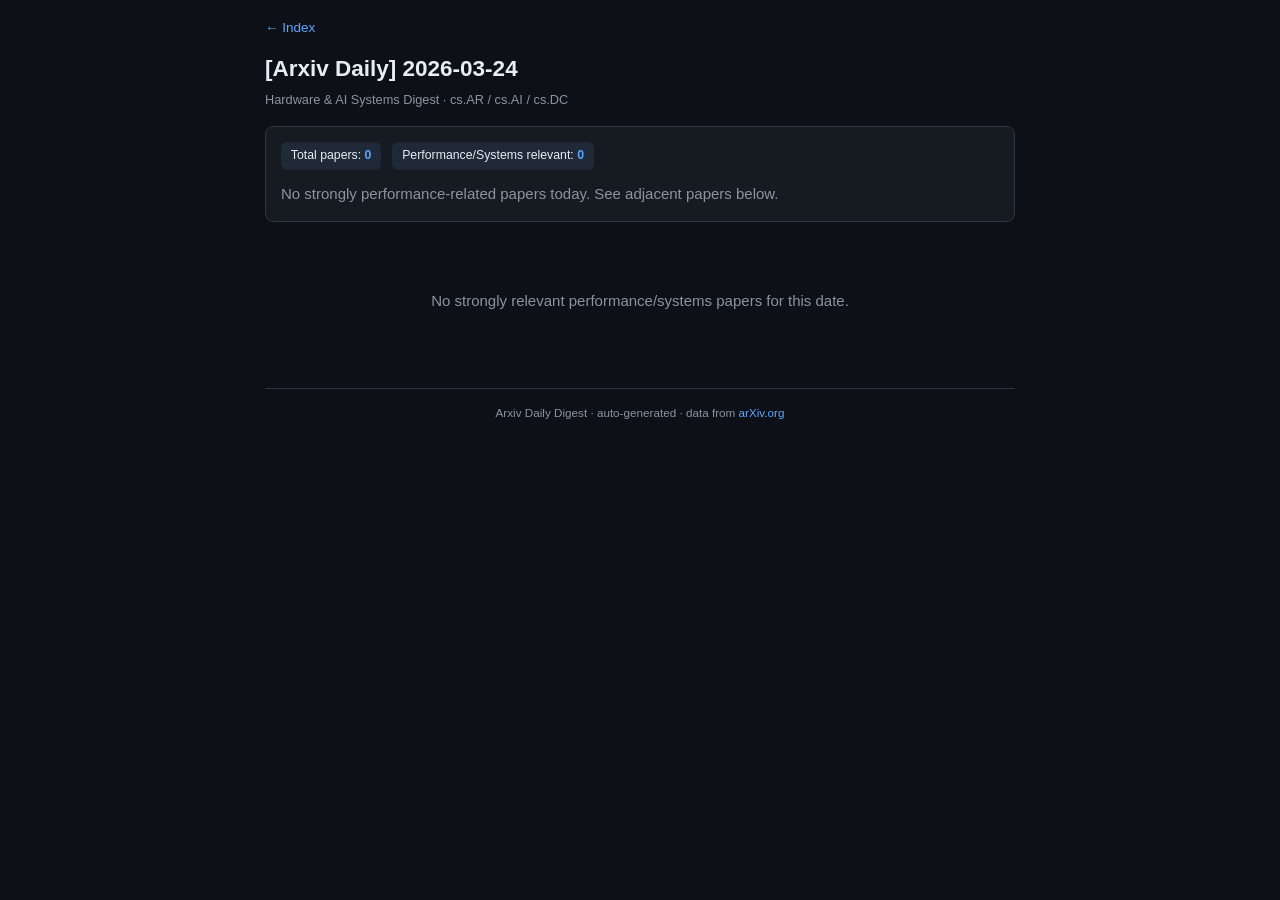
<file: arxiv-daily/2026/03/2026-03-24.html>
<!DOCTYPE html>
<html lang="en">
<head>
<meta charset="utf-8">
<meta name="viewport" content="width=device-width, initial-scale=1">
<title>[Arxiv Daily] 2026-03-24 – Hardware &amp; AI Systems</title>
<style>
:root {
  --bg: #0d1117; --surface: #161b22; --border: #30363d;
  --text: #e6edf3; --text-muted: #8b949e; --accent: #58a6ff;
  --accent2: #3fb950; --tag-bg: #1f2937; --card-bg: #161b22;
  --orange: #d29922; --red: #f85149;
}
* { margin:0; padding:0; box-sizing:border-box; }
html { font-size:15px; }
body {
  font-family: -apple-system, BlinkMacSystemFont, "Segoe UI", Helvetica, Arial, sans-serif;
  background: var(--bg); color: var(--text);
  line-height: 1.6; padding: 1rem; max-width: 52rem; margin: 0 auto;
}
a { color: var(--accent); text-decoration: none; }
a:hover { text-decoration: underline; }
h1 { font-size: 1.5rem; margin-bottom: .5rem; line-height: 1.3; }
h2 { font-size: 1.2rem; margin: 1.5rem 0 .75rem; padding-bottom: .35rem;
     border-bottom: 1px solid var(--border); }
.meta { color: var(--text-muted); font-size: .85rem; margin-bottom: 1rem; }
.highlight-box {
  background: var(--surface); border: 1px solid var(--border);
  border-radius: 8px; padding: 1rem; margin-bottom: 1.5rem;
}
.highlight-box ul { padding-left: 1.25rem; }
.highlight-box li { margin-bottom: .3rem; }
.stat-row { display: flex; gap: .75rem; flex-wrap: wrap; margin-bottom: .75rem; }
.stat {
  background: var(--tag-bg); border-radius: 6px; padding: .3rem .65rem;
  font-size: .82rem; white-space: nowrap;
}
.stat strong { color: var(--accent); }
.card {
  background: var(--card-bg); border: 1px solid var(--border);
  border-radius: 8px; padding: 1rem; margin-bottom: .85rem;
}
.card-title { font-size: 1rem; font-weight: 600; line-height: 1.35; margin-bottom: .3rem; }
.card-authors { color: var(--text-muted); font-size: .8rem; margin-bottom: .5rem; }
.card-summary { font-size: .9rem; margin-bottom: .5rem; }
.card-metrics { font-size: .82rem; color: var(--text-muted); }
.card-metrics li { margin-bottom: .15rem; }
.tags { display: flex; gap: .4rem; flex-wrap: wrap; margin-bottom: .5rem; }
.tag {
  background: var(--tag-bg); border: 1px solid var(--border);
  border-radius: 4px; padding: .1rem .45rem; font-size: .72rem;
  color: var(--text-muted);
}
.tag-hw { border-color: var(--orange); color: var(--orange); }
.closing { margin-top: 2rem; padding-top: 1rem; border-top: 1px solid var(--border);
           font-size: .9rem; color: var(--text-muted); }
.index-item {
  background: var(--surface); border: 1px solid var(--border);
  border-radius: 8px; padding: .85rem 1rem; margin-bottom: .65rem;
  transition: border-color .15s;
}
.index-item:hover { border-color: var(--accent); }
.index-date { font-weight: 600; font-size: 1rem; }
.index-stats { color: var(--text-muted); font-size: .82rem; }
.back-link { display: inline-block; margin-bottom: 1rem; font-size: .9rem; }
footer { margin-top: 2rem; padding-top: 1rem; border-top: 1px solid var(--border);
         color: var(--text-muted); font-size: .78rem; text-align: center; }
.no-papers { text-align: center; padding: 3rem 1rem; color: var(--text-muted); }
</style>
</head>
<body>
<a class="back-link" href="https://zerlot.github.io/arxiv-daily/">&larr; Index</a>
<h1>[Arxiv Daily] 2026-03-24</h1>
<div class="meta">Hardware &amp; AI Systems Digest &middot; cs.AR / cs.AI / cs.DC</div>
<div class="highlight-box">
<div class="stat-row">
  <div class="stat">Total papers: <strong>0</strong></div>
  <div class="stat">Performance/Systems relevant: <strong>0</strong></div>
</div>
<p style="color:var(--text-muted);margin-top:.5rem;">No strongly performance-related papers today. See adjacent papers below.</p>
</div>
<div class="no-papers"><p>No strongly relevant performance/systems papers for this date.</p></div>

<footer>Arxiv Daily Digest &middot; auto-generated &middot; data from <a href="https://arxiv.org">arXiv.org</a></footer>
</body>
</html>
</file>
<file: AICampus/assets/index-COxNqfwl.css>
*,:before,:after{--tw-border-spacing-x: 0;--tw-border-spacing-y: 0;--tw-translate-x: 0;--tw-translate-y: 0;--tw-rotate: 0;--tw-skew-x: 0;--tw-skew-y: 0;--tw-scale-x: 1;--tw-scale-y: 1;--tw-pan-x: ;--tw-pan-y: ;--tw-pinch-zoom: ;--tw-scroll-snap-strictness: proximity;--tw-gradient-from-position: ;--tw-gradient-via-position: ;--tw-gradient-to-position: ;--tw-ordinal: ;--tw-slashed-zero: ;--tw-numeric-figure: ;--tw-numeric-spacing: ;--tw-numeric-fraction: ;--tw-ring-inset: ;--tw-ring-offset-width: 0px;--tw-ring-offset-color: #fff;--tw-ring-color: rgb(59 130 246 / .5);--tw-ring-offset-shadow: 0 0 #0000;--tw-ring-shadow: 0 0 #0000;--tw-shadow: 0 0 #0000;--tw-shadow-colored: 0 0 #0000;--tw-blur: ;--tw-brightness: ;--tw-contrast: ;--tw-grayscale: ;--tw-hue-rotate: ;--tw-invert: ;--tw-saturate: ;--tw-sepia: ;--tw-drop-shadow: ;--tw-backdrop-blur: ;--tw-backdrop-brightness: ;--tw-backdrop-contrast: ;--tw-backdrop-grayscale: ;--tw-backdrop-hue-rotate: ;--tw-backdrop-invert: ;--tw-backdrop-opacity: ;--tw-backdrop-saturate: ;--tw-backdrop-sepia: ;--tw-contain-size: ;--tw-contain-layout: ;--tw-contain-paint: ;--tw-contain-style: }::backdrop{--tw-border-spacing-x: 0;--tw-border-spacing-y: 0;--tw-translate-x: 0;--tw-translate-y: 0;--tw-rotate: 0;--tw-skew-x: 0;--tw-skew-y: 0;--tw-scale-x: 1;--tw-scale-y: 1;--tw-pan-x: ;--tw-pan-y: ;--tw-pinch-zoom: ;--tw-scroll-snap-strictness: proximity;--tw-gradient-from-position: ;--tw-gradient-via-position: ;--tw-gradient-to-position: ;--tw-ordinal: ;--tw-slashed-zero: ;--tw-numeric-figure: ;--tw-numeric-spacing: ;--tw-numeric-fraction: ;--tw-ring-inset: ;--tw-ring-offset-width: 0px;--tw-ring-offset-color: #fff;--tw-ring-color: rgb(59 130 246 / .5);--tw-ring-offset-shadow: 0 0 #0000;--tw-ring-shadow: 0 0 #0000;--tw-shadow: 0 0 #0000;--tw-shadow-colored: 0 0 #0000;--tw-blur: ;--tw-brightness: ;--tw-contrast: ;--tw-grayscale: ;--tw-hue-rotate: ;--tw-invert: ;--tw-saturate: ;--tw-sepia: ;--tw-drop-shadow: ;--tw-backdrop-blur: ;--tw-backdrop-brightness: ;--tw-backdrop-contrast: ;--tw-backdrop-grayscale: ;--tw-backdrop-hue-rotate: ;--tw-backdrop-invert: ;--tw-backdrop-opacity: ;--tw-backdrop-saturate: ;--tw-backdrop-sepia: ;--tw-contain-size: ;--tw-contain-layout: ;--tw-contain-paint: ;--tw-contain-style: }*,:before,:after{box-sizing:border-box;border-width:0;border-style:solid;border-color:#e5e7eb}:before,:after{--tw-content: ""}html,:host{line-height:1.5;-webkit-text-size-adjust:100%;-moz-tab-size:4;-o-tab-size:4;tab-size:4;font-family:var(--font-sans);font-feature-settings:normal;font-variation-settings:normal;-webkit-tap-highlight-color:transparent}body{margin:0;line-height:inherit}hr{height:0;color:inherit;border-top-width:1px}abbr:where([title]){-webkit-text-decoration:underline dotted;text-decoration:underline dotted}h1,h2,h3,h4,h5,h6{font-size:inherit;font-weight:inherit}a{color:inherit;text-decoration:inherit}b,strong{font-weight:bolder}code,kbd,samp,pre{font-family:var(--font-mono);font-feature-settings:normal;font-variation-settings:normal;font-size:1em}small{font-size:80%}sub,sup{font-size:75%;line-height:0;position:relative;vertical-align:baseline}sub{bottom:-.25em}sup{top:-.5em}table{text-indent:0;border-color:inherit;border-collapse:collapse}button,input,optgroup,select,textarea{font-family:inherit;font-feature-settings:inherit;font-variation-settings:inherit;font-size:100%;font-weight:inherit;line-height:inherit;letter-spacing:inherit;color:inherit;margin:0;padding:0}button,select{text-transform:none}button,input:where([type=button]),input:where([type=reset]),input:where([type=submit]){-webkit-appearance:button;background-color:transparent;background-image:none}:-moz-focusring{outline:auto}:-moz-ui-invalid{box-shadow:none}progress{vertical-align:baseline}::-webkit-inner-spin-button,::-webkit-outer-spin-button{height:auto}[type=search]{-webkit-appearance:textfield;outline-offset:-2px}::-webkit-search-decoration{-webkit-appearance:none}::-webkit-file-upload-button{-webkit-appearance:button;font:inherit}summary{display:list-item}blockquote,dl,dd,h1,h2,h3,h4,h5,h6,hr,figure,p,pre{margin:0}fieldset{margin:0;padding:0}legend{padding:0}ol,ul,menu{list-style:none;margin:0;padding:0}dialog{padding:0}textarea{resize:vertical}input::-moz-placeholder,textarea::-moz-placeholder{opacity:1;color:#9ca3af}input::placeholder,textarea::placeholder{opacity:1;color:#9ca3af}button,[role=button]{cursor:pointer}:disabled{cursor:default}img,svg,video,canvas,audio,iframe,embed,object{display:block;vertical-align:middle}img,video{max-width:100%;height:auto}[hidden]:where(:not([hidden=until-found])){display:none}*{--tw-border-opacity: 1;border-color:hsl(var(--border) / var(--tw-border-opacity, 1))}body{--tw-bg-opacity: 1;background-color:hsl(var(--background) / var(--tw-bg-opacity, 1));font-family:var(--font-sans);--tw-text-opacity: 1;color:hsl(var(--foreground) / var(--tw-text-opacity, 1));-webkit-font-smoothing:antialiased;-moz-osx-font-smoothing:grayscale}.sr-only{position:absolute;width:1px;height:1px;padding:0;margin:-1px;overflow:hidden;clip:rect(0,0,0,0);white-space:nowrap;border-width:0}.pointer-events-none{pointer-events:none}.pointer-events-auto{pointer-events:auto}.visible{visibility:visible}.invisible{visibility:hidden}.fixed{position:fixed}.absolute{position:absolute}.relative{position:relative}.sticky{position:sticky}.inset-0{inset:0}.inset-x-0{left:0;right:0}.inset-y-0{top:0;bottom:0}.-bottom-12{bottom:-3rem}.-left-12{left:-3rem}.-right-12{right:-3rem}.-top-12{top:-3rem}.bottom-0{bottom:0}.left-0{left:0}.left-1{left:.25rem}.left-1\/2{left:50%}.left-2{left:.5rem}.left-\[50\%\]{left:50%}.right-0{right:0}.right-1{right:.25rem}.right-2{right:.5rem}.right-3{right:.75rem}.right-4{right:1rem}.top-0{top:0}.top-1\.5{top:.375rem}.top-1\/2{top:50%}.top-2{top:.5rem}.top-3\.5{top:.875rem}.top-4{top:1rem}.top-\[1px\]{top:1px}.top-\[50\%\]{top:50%}.top-\[60\%\]{top:60%}.top-full{top:100%}.z-10{z-index:10}.z-20{z-index:20}.z-50{z-index:50}.z-\[100\]{z-index:100}.z-\[1\]{z-index:1}.-mx-1{margin-left:-.25rem;margin-right:-.25rem}.mx-2{margin-left:.5rem;margin-right:.5rem}.mx-3\.5{margin-left:.875rem;margin-right:.875rem}.mx-4{margin-left:1rem;margin-right:1rem}.mx-auto{margin-left:auto;margin-right:auto}.my-0\.5{margin-top:.125rem;margin-bottom:.125rem}.my-1{margin-top:.25rem;margin-bottom:.25rem}.-ml-4{margin-left:-1rem}.-mt-4{margin-top:-1rem}.mb-1{margin-bottom:.25rem}.mb-3{margin-bottom:.75rem}.mb-4{margin-bottom:1rem}.ml-1{margin-left:.25rem}.ml-auto{margin-left:auto}.mr-1\.5{margin-right:.375rem}.mr-2{margin-right:.5rem}.mt-1{margin-top:.25rem}.mt-1\.5{margin-top:.375rem}.mt-2{margin-top:.5rem}.mt-24{margin-top:6rem}.mt-4{margin-top:1rem}.mt-auto{margin-top:auto}.block{display:block}.flex{display:flex}.inline-flex{display:inline-flex}.table{display:table}.grid{display:grid}.hidden{display:none}.aspect-square{aspect-ratio:1 / 1}.aspect-video{aspect-ratio:16 / 9}.size-4{width:1rem;height:1rem}.h-1\.5{height:.375rem}.h-10{height:2.5rem}.h-11{height:2.75rem}.h-12{height:3rem}.h-2{height:.5rem}.h-2\.5{height:.625rem}.h-3{height:.75rem}.h-3\.5{height:.875rem}.h-4{height:1rem}.h-5{height:1.25rem}.h-6{height:1.5rem}.h-7{height:1.75rem}.h-8{height:2rem}.h-9{height:2.25rem}.h-\[1px\]{height:1px}.h-\[var\(--radix-navigation-menu-viewport-height\)\]{height:var(--radix-navigation-menu-viewport-height)}.h-\[var\(--radix-select-trigger-height\)\]{height:var(--radix-select-trigger-height)}.h-auto{height:auto}.h-full{height:100%}.h-px{height:1px}.h-screen{height:100vh}.h-svh{height:100svh}.max-h-\[--radix-context-menu-content-available-height\]{max-height:var(--radix-context-menu-content-available-height)}.max-h-\[--radix-select-content-available-height\]{max-height:var(--radix-select-content-available-height)}.max-h-\[300px\]{max-height:300px}.max-h-\[var\(--radix-dropdown-menu-content-available-height\)\]{max-height:var(--radix-dropdown-menu-content-available-height)}.max-h-screen{max-height:100vh}.min-h-0{min-height:0px}.min-h-10{min-height:2.5rem}.min-h-8{min-height:2rem}.min-h-9{min-height:2.25rem}.min-h-\[80px\]{min-height:80px}.min-h-screen{min-height:100vh}.min-h-svh{min-height:100svh}.w-0{width:0px}.w-1{width:.25rem}.w-10{width:2.5rem}.w-11{width:2.75rem}.w-2{width:.5rem}.w-2\.5{width:.625rem}.w-3{width:.75rem}.w-3\.5{width:.875rem}.w-3\/4{width:75%}.w-4{width:1rem}.w-5{width:1.25rem}.w-64{width:16rem}.w-7{width:1.75rem}.w-72{width:18rem}.w-8{width:2rem}.w-9{width:2.25rem}.w-\[100px\]{width:100px}.w-\[1px\]{width:1px}.w-\[300px\]{width:300px}.w-\[var\(--sidebar-width\)\]{width:var(--sidebar-width)}.w-auto{width:auto}.w-full{width:100%}.w-max{width:-moz-max-content;width:max-content}.w-px{width:1px}.min-w-0{min-width:0px}.min-w-10{min-width:2.5rem}.min-w-11{min-width:2.75rem}.min-w-5{min-width:1.25rem}.min-w-9{min-width:2.25rem}.min-w-\[12rem\]{min-width:12rem}.min-w-\[300px\]{min-width:300px}.min-w-\[8rem\]{min-width:8rem}.min-w-\[var\(--radix-select-trigger-width\)\]{min-width:var(--radix-select-trigger-width)}.max-w-\[200px\]{max-width:200px}.max-w-\[var\(--skeleton-width\)\]{max-width:var(--skeleton-width)}.max-w-lg{max-width:32rem}.max-w-max{max-width:-moz-max-content;max-width:max-content}.max-w-md{max-width:28rem}.flex-1{flex:1 1 0%}.shrink-0{flex-shrink:0}.grow{flex-grow:1}.grow-0{flex-grow:0}.basis-full{flex-basis:100%}.caption-bottom{caption-side:bottom}.border-collapse{border-collapse:collapse}.origin-\[--radix-context-menu-content-transform-origin\]{transform-origin:var(--radix-context-menu-content-transform-origin)}.origin-\[--radix-dropdown-menu-content-transform-origin\]{transform-origin:var(--radix-dropdown-menu-content-transform-origin)}.origin-\[--radix-hover-card-content-transform-origin\]{transform-origin:var(--radix-hover-card-content-transform-origin)}.origin-\[--radix-menubar-content-transform-origin\]{transform-origin:var(--radix-menubar-content-transform-origin)}.origin-\[--radix-popover-content-transform-origin\]{transform-origin:var(--radix-popover-content-transform-origin)}.origin-\[--radix-select-content-transform-origin\]{transform-origin:var(--radix-select-content-transform-origin)}.origin-\[--radix-tooltip-content-transform-origin\]{transform-origin:var(--radix-tooltip-content-transform-origin)}.-translate-x-1\/2{--tw-translate-x: -50%;transform:translate(var(--tw-translate-x),var(--tw-translate-y)) rotate(var(--tw-rotate)) skew(var(--tw-skew-x)) skewY(var(--tw-skew-y)) scaleX(var(--tw-scale-x)) scaleY(var(--tw-scale-y))}.-translate-x-px{--tw-translate-x: -1px;transform:translate(var(--tw-translate-x),var(--tw-translate-y)) rotate(var(--tw-rotate)) skew(var(--tw-skew-x)) skewY(var(--tw-skew-y)) scaleX(var(--tw-scale-x)) scaleY(var(--tw-scale-y))}.-translate-y-1\/2{--tw-translate-y: -50%;transform:translate(var(--tw-translate-x),var(--tw-translate-y)) rotate(var(--tw-rotate)) skew(var(--tw-skew-x)) skewY(var(--tw-skew-y)) scaleX(var(--tw-scale-x)) scaleY(var(--tw-scale-y))}.translate-x-\[-50\%\]{--tw-translate-x: -50%;transform:translate(var(--tw-translate-x),var(--tw-translate-y)) rotate(var(--tw-rotate)) skew(var(--tw-skew-x)) skewY(var(--tw-skew-y)) scaleX(var(--tw-scale-x)) scaleY(var(--tw-scale-y))}.translate-x-px{--tw-translate-x: 1px;transform:translate(var(--tw-translate-x),var(--tw-translate-y)) rotate(var(--tw-rotate)) skew(var(--tw-skew-x)) skewY(var(--tw-skew-y)) scaleX(var(--tw-scale-x)) scaleY(var(--tw-scale-y))}.translate-y-\[-50\%\]{--tw-translate-y: -50%;transform:translate(var(--tw-translate-x),var(--tw-translate-y)) rotate(var(--tw-rotate)) skew(var(--tw-skew-x)) skewY(var(--tw-skew-y)) scaleX(var(--tw-scale-x)) scaleY(var(--tw-scale-y))}.rotate-45{--tw-rotate: 45deg;transform:translate(var(--tw-translate-x),var(--tw-translate-y)) rotate(var(--tw-rotate)) skew(var(--tw-skew-x)) skewY(var(--tw-skew-y)) scaleX(var(--tw-scale-x)) scaleY(var(--tw-scale-y))}.rotate-90{--tw-rotate: 90deg;transform:translate(var(--tw-translate-x),var(--tw-translate-y)) rotate(var(--tw-rotate)) skew(var(--tw-skew-x)) skewY(var(--tw-skew-y)) scaleX(var(--tw-scale-x)) scaleY(var(--tw-scale-y))}.transform{transform:translate(var(--tw-translate-x),var(--tw-translate-y)) rotate(var(--tw-rotate)) skew(var(--tw-skew-x)) skewY(var(--tw-skew-y)) scaleX(var(--tw-scale-x)) scaleY(var(--tw-scale-y))}@keyframes pulse{50%{opacity:.5}}.animate-pulse{animation:pulse 2s cubic-bezier(.4,0,.6,1) infinite}.cursor-default{cursor:default}.cursor-help{cursor:help}.cursor-pointer{cursor:pointer}.touch-none{touch-action:none}.select-none{-webkit-user-select:none;-moz-user-select:none;user-select:none}.list-none{list-style-type:none}.grid-cols-1{grid-template-columns:repeat(1,minmax(0,1fr))}.grid-cols-2{grid-template-columns:repeat(2,minmax(0,1fr))}.flex-row{flex-direction:row}.flex-col{flex-direction:column}.flex-col-reverse{flex-direction:column-reverse}.flex-wrap{flex-wrap:wrap}.items-start{align-items:flex-start}.items-end{align-items:flex-end}.items-center{align-items:center}.items-baseline{align-items:baseline}.items-stretch{align-items:stretch}.justify-center{justify-content:center}.justify-between{justify-content:space-between}.gap-1{gap:.25rem}.gap-1\.5{gap:.375rem}.gap-2{gap:.5rem}.gap-3{gap:.75rem}.gap-4{gap:1rem}.space-x-1>:not([hidden])~:not([hidden]){--tw-space-x-reverse: 0;margin-right:calc(.25rem * var(--tw-space-x-reverse));margin-left:calc(.25rem * calc(1 - var(--tw-space-x-reverse)))}.space-x-4>:not([hidden])~:not([hidden]){--tw-space-x-reverse: 0;margin-right:calc(1rem * var(--tw-space-x-reverse));margin-left:calc(1rem * calc(1 - var(--tw-space-x-reverse)))}.space-y-1>:not([hidden])~:not([hidden]){--tw-space-y-reverse: 0;margin-top:calc(.25rem * calc(1 - var(--tw-space-y-reverse)));margin-bottom:calc(.25rem * var(--tw-space-y-reverse))}.space-y-1\.5>:not([hidden])~:not([hidden]){--tw-space-y-reverse: 0;margin-top:calc(.375rem * calc(1 - var(--tw-space-y-reverse)));margin-bottom:calc(.375rem * var(--tw-space-y-reverse))}.space-y-2>:not([hidden])~:not([hidden]){--tw-space-y-reverse: 0;margin-top:calc(.5rem * calc(1 - var(--tw-space-y-reverse)));margin-bottom:calc(.5rem * var(--tw-space-y-reverse))}.space-y-3>:not([hidden])~:not([hidden]){--tw-space-y-reverse: 0;margin-top:calc(.75rem * calc(1 - var(--tw-space-y-reverse)));margin-bottom:calc(.75rem * var(--tw-space-y-reverse))}.space-y-4>:not([hidden])~:not([hidden]){--tw-space-y-reverse: 0;margin-top:calc(1rem * calc(1 - var(--tw-space-y-reverse)));margin-bottom:calc(1rem * var(--tw-space-y-reverse))}.overflow-auto{overflow:auto}.overflow-hidden{overflow:hidden}.overflow-x-auto{overflow-x:auto}.overflow-y-auto{overflow-y:auto}.overflow-x-hidden{overflow-x:hidden}.overscroll-contain{overscroll-behavior:contain}.whitespace-nowrap{white-space:nowrap}.break-words{overflow-wrap:break-word}.rounded-\[2px\]{border-radius:2px}.rounded-\[inherit\]{border-radius:inherit}.rounded-full{border-radius:9999px}.rounded-lg{border-radius:.5625rem}.rounded-md{border-radius:.375rem}.rounded-sm{border-radius:.1875rem}.rounded-xl{border-radius:.75rem}.rounded-t-\[10px\]{border-top-left-radius:10px;border-top-right-radius:10px}.rounded-tl-sm{border-top-left-radius:.1875rem}.border{border-width:1px}.border-2{border-width:2px}.border-\[1\.5px\]{border-width:1.5px}.border-y{border-top-width:1px;border-bottom-width:1px}.border-b{border-bottom-width:1px}.border-l{border-left-width:1px}.border-r{border-right-width:1px}.border-t{border-top-width:1px}.border-t-2{border-top-width:2px}.border-dashed{border-style:dashed}.border-none{border-style:none}.border-\[--color-border\]{border-color:var(--color-border)}.border-\[hsl\(var\(--card-border\)\)\]{border-color:hsl(var(--card-border))}.border-\[hsl\(var\(--sidebar-border\)\)\]{border-color:hsl(var(--sidebar-border))}.border-border\/30{border-color:hsl(var(--border) / .3)}.border-border\/50{border-color:hsl(var(--border) / .5)}.border-card-border{--tw-border-opacity: 1;border-color:hsl(var(--card-border) / var(--tw-border-opacity, 1))}.border-destructive{--tw-border-opacity: 1;border-color:hsl(var(--destructive) / var(--tw-border-opacity, 1))}.border-destructive-border{border-color:var(--destructive-border)}.border-destructive\/50{border-color:hsl(var(--destructive) / .5)}.border-input{--tw-border-opacity: 1;border-color:hsl(var(--input) / var(--tw-border-opacity, 1))}.border-primary{--tw-border-opacity: 1;border-color:hsl(var(--primary) / var(--tw-border-opacity, 1))}.border-primary-border{border-color:var(--primary-border)}.border-secondary-border{border-color:var(--secondary-border)}.border-sidebar-border{--tw-border-opacity: 1;border-color:hsl(var(--sidebar-border) / var(--tw-border-opacity, 1))}.border-transparent{border-color:transparent}.border-l-transparent{border-left-color:transparent}.border-t-transparent{border-top-color:transparent}.bg-\[--color-bg\]{background-color:var(--color-bg)}.bg-\[hsl\(var\(--sidebar\)\)\]{background-color:hsl(var(--sidebar))}.bg-\[hsl\(var\(--sidebar-accent\)\)\]{background-color:hsl(var(--sidebar-accent))}.bg-\[hsl\(var\(--sidebar-border\)\)\]{background-color:hsl(var(--sidebar-border))}.bg-accent{--tw-bg-opacity: 1;background-color:hsl(var(--accent) / var(--tw-bg-opacity, 1))}.bg-background{--tw-bg-opacity: 1;background-color:hsl(var(--background) / var(--tw-bg-opacity, 1))}.bg-background\/80{background-color:hsl(var(--background) / .8)}.bg-black\/80{background-color:#000c}.bg-border{--tw-bg-opacity: 1;background-color:hsl(var(--border) / var(--tw-bg-opacity, 1))}.bg-card{--tw-bg-opacity: 1;background-color:hsl(var(--card) / var(--tw-bg-opacity, 1))}.bg-destructive{--tw-bg-opacity: 1;background-color:hsl(var(--destructive) / var(--tw-bg-opacity, 1))}.bg-foreground{--tw-bg-opacity: 1;background-color:hsl(var(--foreground) / var(--tw-bg-opacity, 1))}.bg-gray-50{--tw-bg-opacity: 1;background-color:rgb(249 250 251 / var(--tw-bg-opacity, 1))}.bg-muted{--tw-bg-opacity: 1;background-color:hsl(var(--muted) / var(--tw-bg-opacity, 1))}.bg-muted\/50{background-color:hsl(var(--muted) / .5)}.bg-popover{--tw-bg-opacity: 1;background-color:hsl(var(--popover) / var(--tw-bg-opacity, 1))}.bg-primary{--tw-bg-opacity: 1;background-color:hsl(var(--primary) / var(--tw-bg-opacity, 1))}.bg-primary\/10{background-color:hsl(var(--primary) / .1)}.bg-secondary{--tw-bg-opacity: 1;background-color:hsl(var(--secondary) / var(--tw-bg-opacity, 1))}.bg-sidebar{--tw-bg-opacity: 1;background-color:hsl(var(--sidebar) / var(--tw-bg-opacity, 1))}.bg-sidebar-border{--tw-bg-opacity: 1;background-color:hsl(var(--sidebar-border) / var(--tw-bg-opacity, 1))}.bg-transparent{background-color:transparent}.fill-current{fill:currentColor}.p-0{padding:0}.p-1{padding:.25rem}.p-2{padding:.5rem}.p-3{padding:.75rem}.p-4{padding:1rem}.p-6{padding:1.5rem}.p-\[1px\]{padding:1px}.px-1{padding-left:.25rem;padding-right:.25rem}.px-2{padding-left:.5rem;padding-right:.5rem}.px-2\.5{padding-left:.625rem;padding-right:.625rem}.px-3{padding-left:.75rem;padding-right:.75rem}.px-4{padding-left:1rem;padding-right:1rem}.px-5{padding-left:1.25rem;padding-right:1.25rem}.px-8{padding-left:2rem;padding-right:2rem}.py-0\.5{padding-top:.125rem;padding-bottom:.125rem}.py-1{padding-top:.25rem;padding-bottom:.25rem}.py-1\.5{padding-top:.375rem;padding-bottom:.375rem}.py-2{padding-top:.5rem;padding-bottom:.5rem}.py-2\.5{padding-top:.625rem;padding-bottom:.625rem}.py-3{padding-top:.75rem;padding-bottom:.75rem}.py-4{padding-top:1rem;padding-bottom:1rem}.py-6{padding-top:1.5rem;padding-bottom:1.5rem}.pb-2{padding-bottom:.5rem}.pb-3{padding-bottom:.75rem}.pb-4{padding-bottom:1rem}.pl-2\.5{padding-left:.625rem}.pl-4{padding-left:1rem}.pl-8{padding-left:2rem}.pr-2{padding-right:.5rem}.pr-2\.5{padding-right:.625rem}.pr-8{padding-right:2rem}.pt-0{padding-top:0}.pt-1{padding-top:.25rem}.pt-2{padding-top:.5rem}.pt-3{padding-top:.75rem}.pt-4{padding-top:1rem}.pt-6{padding-top:1.5rem}.text-left{text-align:left}.text-center{text-align:center}.text-right{text-align:right}.align-middle{vertical-align:middle}.font-mono{font-family:var(--font-mono)}.text-2xl{font-size:1.5rem;line-height:2rem}.text-\[0\.8rem\]{font-size:.8rem}.text-\[10px\]{font-size:10px}.text-base{font-size:1rem;line-height:1.5rem}.text-lg{font-size:1.125rem;line-height:1.75rem}.text-sm{font-size:.875rem;line-height:1.25rem}.text-xl{font-size:1.25rem;line-height:1.75rem}.text-xs{font-size:.75rem;line-height:1rem}.font-bold{font-weight:700}.font-medium{font-weight:500}.font-normal{font-weight:400}.font-semibold{font-weight:600}.uppercase{text-transform:uppercase}.tabular-nums{--tw-numeric-spacing: tabular-nums;font-variant-numeric:var(--tw-ordinal) var(--tw-slashed-zero) var(--tw-numeric-figure) var(--tw-numeric-spacing) var(--tw-numeric-fraction)}.leading-none{line-height:1}.leading-tight{line-height:1.25}.tracking-tight{letter-spacing:-.025em}.tracking-wider{letter-spacing:.05em}.tracking-widest{letter-spacing:.1em}.text-\[hsl\(var\(--chart-1\)\)\]{color:hsl(var(--chart-1))}.text-\[hsl\(var\(--chart-2\)\)\]{color:hsl(var(--chart-2))}.text-\[hsl\(var\(--chart-3\)\)\]{color:hsl(var(--chart-3))}.text-\[hsl\(var\(--chart-4\)\)\]{color:hsl(var(--chart-4))}.text-\[hsl\(var\(--chart-5\)\)\]{color:hsl(var(--chart-5))}.text-\[hsl\(var\(--sidebar-foreground\)\)\]{color:hsl(var(--sidebar-foreground))}.text-\[hsl\(var\(--sidebar-primary\)\)\]{color:hsl(var(--sidebar-primary))}.text-accent-foreground{--tw-text-opacity: 1;color:hsl(var(--accent-foreground) / var(--tw-text-opacity, 1))}.text-card-foreground{--tw-text-opacity: 1;color:hsl(var(--card-foreground) / var(--tw-text-opacity, 1))}.text-current{color:currentColor}.text-destructive{--tw-text-opacity: 1;color:hsl(var(--destructive) / var(--tw-text-opacity, 1))}.text-destructive-foreground{--tw-text-opacity: 1;color:hsl(var(--destructive-foreground) / var(--tw-text-opacity, 1))}.text-foreground{--tw-text-opacity: 1;color:hsl(var(--foreground) / var(--tw-text-opacity, 1))}.text-foreground\/50{color:hsl(var(--foreground) / .5)}.text-gray-600{--tw-text-opacity: 1;color:rgb(75 85 99 / var(--tw-text-opacity, 1))}.text-gray-900{--tw-text-opacity: 1;color:rgb(17 24 39 / var(--tw-text-opacity, 1))}.text-muted-foreground{--tw-text-opacity: 1;color:hsl(var(--muted-foreground) / var(--tw-text-opacity, 1))}.text-popover-foreground{--tw-text-opacity: 1;color:hsl(var(--popover-foreground) / var(--tw-text-opacity, 1))}.text-primary{--tw-text-opacity: 1;color:hsl(var(--primary) / var(--tw-text-opacity, 1))}.text-primary-foreground{--tw-text-opacity: 1;color:hsl(var(--primary-foreground) / var(--tw-text-opacity, 1))}.text-red-500{--tw-text-opacity: 1;color:rgb(239 68 68 / var(--tw-text-opacity, 1))}.text-secondary-foreground{--tw-text-opacity: 1;color:hsl(var(--secondary-foreground) / var(--tw-text-opacity, 1))}.text-sidebar-foreground{--tw-text-opacity: 1;color:hsl(var(--sidebar-foreground) / var(--tw-text-opacity, 1))}.text-sidebar-foreground\/70{color:hsl(var(--sidebar-foreground) / .7)}.opacity-0{opacity:0}.opacity-50{opacity:.5}.opacity-60{opacity:.6}.opacity-70{opacity:.7}.opacity-90{opacity:.9}.shadow-\[0_0_0_1px_hsl\(var\(--sidebar-border\)\)\]{--tw-shadow: 0 0 0 1px hsl(var(--sidebar-border));--tw-shadow-colored: 0 0 0 1px var(--tw-shadow-color);box-shadow:var(--tw-ring-offset-shadow, 0 0 #0000),var(--tw-ring-shadow, 0 0 #0000),var(--tw-shadow)}.shadow-lg{--tw-shadow: 0 10px 15px -3px rgb(0 0 0 / .1), 0 4px 6px -4px rgb(0 0 0 / .1);--tw-shadow-colored: 0 10px 15px -3px var(--tw-shadow-color), 0 4px 6px -4px var(--tw-shadow-color);box-shadow:var(--tw-ring-offset-shadow, 0 0 #0000),var(--tw-ring-shadow, 0 0 #0000),var(--tw-shadow)}.shadow-md{--tw-shadow: 0 4px 6px -1px rgb(0 0 0 / .1), 0 2px 4px -2px rgb(0 0 0 / .1);--tw-shadow-colored: 0 4px 6px -1px var(--tw-shadow-color), 0 2px 4px -2px var(--tw-shadow-color);box-shadow:var(--tw-ring-offset-shadow, 0 0 #0000),var(--tw-ring-shadow, 0 0 #0000),var(--tw-shadow)}.shadow-none{--tw-shadow: 0 0 #0000;--tw-shadow-colored: 0 0 #0000;box-shadow:var(--tw-ring-offset-shadow, 0 0 #0000),var(--tw-ring-shadow, 0 0 #0000),var(--tw-shadow)}.shadow-sm{--tw-shadow: 0 1px 2px 0 rgb(0 0 0 / .05);--tw-shadow-colored: 0 1px 2px 0 var(--tw-shadow-color);box-shadow:var(--tw-ring-offset-shadow, 0 0 #0000),var(--tw-ring-shadow, 0 0 #0000),var(--tw-shadow)}.shadow-xl{--tw-shadow: 0 20px 25px -5px rgb(0 0 0 / .1), 0 8px 10px -6px rgb(0 0 0 / .1);--tw-shadow-colored: 0 20px 25px -5px var(--tw-shadow-color), 0 8px 10px -6px var(--tw-shadow-color);box-shadow:var(--tw-ring-offset-shadow, 0 0 #0000),var(--tw-ring-shadow, 0 0 #0000),var(--tw-shadow)}.outline-none{outline:2px solid transparent;outline-offset:2px}.outline{outline-style:solid}.outline-2{outline-width:2px}.outline-offset-2{outline-offset:2px}.outline-transparent{outline-color:transparent}.ring-0{--tw-ring-offset-shadow: var(--tw-ring-inset) 0 0 0 var(--tw-ring-offset-width) var(--tw-ring-offset-color);--tw-ring-shadow: var(--tw-ring-inset) 0 0 0 calc(0px + var(--tw-ring-offset-width)) var(--tw-ring-color);box-shadow:var(--tw-ring-offset-shadow),var(--tw-ring-shadow),var(--tw-shadow, 0 0 #0000)}.ring-2{--tw-ring-offset-shadow: var(--tw-ring-inset) 0 0 0 var(--tw-ring-offset-width) var(--tw-ring-offset-color);--tw-ring-shadow: var(--tw-ring-inset) 0 0 0 calc(2px + var(--tw-ring-offset-width)) var(--tw-ring-color);box-shadow:var(--tw-ring-offset-shadow),var(--tw-ring-shadow),var(--tw-shadow, 0 0 #0000)}.ring-ring{--tw-ring-opacity: 1;--tw-ring-color: hsl(var(--ring) / var(--tw-ring-opacity, 1))}.ring-sidebar-ring{--tw-ring-opacity: 1;--tw-ring-color: hsl(var(--sidebar-ring) / var(--tw-ring-opacity, 1))}.ring-offset-background{--tw-ring-offset-color: hsl(var(--background) / 1)}.filter{filter:var(--tw-blur) var(--tw-brightness) var(--tw-contrast) var(--tw-grayscale) var(--tw-hue-rotate) var(--tw-invert) var(--tw-saturate) var(--tw-sepia) var(--tw-drop-shadow)}.backdrop-blur-sm{--tw-backdrop-blur: blur(4px);-webkit-backdrop-filter:var(--tw-backdrop-blur) var(--tw-backdrop-brightness) var(--tw-backdrop-contrast) var(--tw-backdrop-grayscale) var(--tw-backdrop-hue-rotate) var(--tw-backdrop-invert) var(--tw-backdrop-opacity) var(--tw-backdrop-saturate) var(--tw-backdrop-sepia);backdrop-filter:var(--tw-backdrop-blur) var(--tw-backdrop-brightness) var(--tw-backdrop-contrast) var(--tw-backdrop-grayscale) var(--tw-backdrop-hue-rotate) var(--tw-backdrop-invert) var(--tw-backdrop-opacity) var(--tw-backdrop-saturate) var(--tw-backdrop-sepia)}.transition{transition-property:color,background-color,border-color,text-decoration-color,fill,stroke,opacity,box-shadow,transform,filter,backdrop-filter;transition-timing-function:cubic-bezier(.4,0,.2,1);transition-duration:.15s}.transition-\[left\,right\,width\]{transition-property:left,right,width;transition-timing-function:cubic-bezier(.4,0,.2,1);transition-duration:.15s}.transition-\[margin\,opacity\]{transition-property:margin,opacity;transition-timing-function:cubic-bezier(.4,0,.2,1);transition-duration:.15s}.transition-\[width\,height\,padding\]{transition-property:width,height,padding;transition-timing-function:cubic-bezier(.4,0,.2,1);transition-duration:.15s}.transition-\[width\]{transition-property:width;transition-timing-function:cubic-bezier(.4,0,.2,1);transition-duration:.15s}.transition-all{transition-property:all;transition-timing-function:cubic-bezier(.4,0,.2,1);transition-duration:.15s}.transition-colors{transition-property:color,background-color,border-color,text-decoration-color,fill,stroke;transition-timing-function:cubic-bezier(.4,0,.2,1);transition-duration:.15s}.transition-opacity{transition-property:opacity;transition-timing-function:cubic-bezier(.4,0,.2,1);transition-duration:.15s}.transition-transform{transition-property:transform;transition-timing-function:cubic-bezier(.4,0,.2,1);transition-duration:.15s}.duration-1000{transition-duration:1s}.duration-200{transition-duration:.2s}.ease-in-out{transition-timing-function:cubic-bezier(.4,0,.2,1)}.ease-linear{transition-timing-function:linear}@keyframes enter{0%{opacity:var(--tw-enter-opacity, 1);transform:translate3d(var(--tw-enter-translate-x, 0),var(--tw-enter-translate-y, 0),0) scale3d(var(--tw-enter-scale, 1),var(--tw-enter-scale, 1),var(--tw-enter-scale, 1)) rotate(var(--tw-enter-rotate, 0))}}@keyframes exit{to{opacity:var(--tw-exit-opacity, 1);transform:translate3d(var(--tw-exit-translate-x, 0),var(--tw-exit-translate-y, 0),0) scale3d(var(--tw-exit-scale, 1),var(--tw-exit-scale, 1),var(--tw-exit-scale, 1)) rotate(var(--tw-exit-rotate, 0))}}.animate-in{animation-name:enter;animation-duration:.15s;--tw-enter-opacity: initial;--tw-enter-scale: initial;--tw-enter-rotate: initial;--tw-enter-translate-x: initial;--tw-enter-translate-y: initial}.fade-in-0{--tw-enter-opacity: 0}.fade-in-80{--tw-enter-opacity: .8}.zoom-in-95{--tw-enter-scale: .95}.duration-1000{animation-duration:1s}.duration-200{animation-duration:.2s}.ease-in-out{animation-timing-function:cubic-bezier(.4,0,.2,1)}.ease-linear{animation-timing-function:linear}.\[border-color\:var\(--badge-outline\)\]{border-color:var(--badge-outline)}.\[border-color\:var\(--button-outline\)\]{border-color:var(--button-outline)}:root{--button-outline: rgba(0,0,0, .1);--badge-outline: rgba(0,0,0, .05);--opaque-button-border-intensity: -8;--elevate-1: rgba(0,0,0, .03);--elevate-2: rgba(0,0,0, .08);--background: 220 14% 96%;--foreground: 220 20% 10%;--border: 220 10% 88%;--card: 220 14% 98%;--card-foreground: 220 20% 10%;--card-border: 220 10% 92%;--sidebar: 222 20% 12%;--sidebar-foreground: 220 10% 92%;--sidebar-border: 222 15% 18%;--sidebar-primary: 199 89% 48%;--sidebar-primary-foreground: 0 0% 100%;--sidebar-accent: 222 15% 18%;--sidebar-accent-foreground: 220 10% 92%;--sidebar-ring: 199 89% 48%;--popover: 220 14% 97%;--popover-foreground: 220 20% 10%;--popover-border: 220 10% 88%;--primary: 199 89% 48%;--primary-foreground: 0 0% 100%;--secondary: 220 10% 92%;--secondary-foreground: 220 20% 10%;--muted: 220 10% 93%;--muted-foreground: 220 8% 46%;--accent: 199 30% 92%;--accent-foreground: 220 20% 10%;--destructive: 0 72% 51%;--destructive-foreground: 0 0% 98%;--input: 220 10% 78%;--ring: 199 89% 48%;--chart-1: 199 89% 48%;--chart-2: 262 60% 52%;--chart-3: 142 71% 45%;--chart-4: 38 92% 50%;--chart-5: 0 72% 51%;--font-sans: "General Sans", "Inter", sans-serif;--font-mono: "JetBrains Mono", "Menlo", monospace;--radius: .5rem;--shadow-2xs: 0px 1px 2px hsl(220 20% 10% / .04);--shadow-xs: 0px 1px 3px hsl(220 20% 10% / .06);--shadow-sm: 0px 2px 4px hsl(220 20% 10% / .06);--shadow: 0px 4px 8px hsl(220 20% 10% / .08);--shadow-md: 0px 4px 12px hsl(220 20% 10% / .08);--shadow-lg: 0px 8px 24px hsl(220 20% 10% / .1);--shadow-xl: 0px 16px 32px hsl(220 20% 10% / .12);--shadow-2xl: 0px 24px 48px hsl(220 20% 10% / .16);--tracking-normal: 0em;--spacing: .25rem;--sidebar-primary-border: hsl(var(--sidebar-primary));--sidebar-accent-border: hsl(var(--sidebar-accent));--primary-border: hsl(var(--primary));--secondary-border: hsl(var(--secondary));--muted-border: hsl(var(--muted));--accent-border: hsl(var(--accent));--destructive-border: hsl(var(--destructive))}.dark{--button-outline: rgba(255,255,255, .1);--badge-outline: rgba(255,255,255, .05);--opaque-button-border-intensity: 9;--elevate-1: rgba(255,255,255, .04);--elevate-2: rgba(255,255,255, .09);--background: 222 20% 8%;--foreground: 220 10% 92%;--border: 222 12% 18%;--card: 222 18% 11%;--card-foreground: 220 10% 92%;--card-border: 222 12% 16%;--sidebar: 222 22% 6%;--sidebar-foreground: 220 10% 85%;--sidebar-border: 222 15% 14%;--sidebar-primary: 199 80% 55%;--sidebar-primary-foreground: 222 20% 8%;--sidebar-accent: 222 15% 14%;--sidebar-accent-foreground: 220 10% 85%;--sidebar-ring: 199 80% 55%;--popover: 222 18% 12%;--popover-foreground: 220 10% 92%;--popover-border: 222 12% 18%;--primary: 199 80% 55%;--primary-foreground: 222 20% 8%;--secondary: 222 12% 18%;--secondary-foreground: 220 10% 92%;--muted: 222 10% 20%;--muted-foreground: 220 8% 55%;--accent: 199 15% 16%;--accent-foreground: 220 10% 92%;--destructive: 0 72% 51%;--destructive-foreground: 0 0% 98%;--input: 222 12% 28%;--ring: 199 80% 55%;--chart-1: 199 80% 60%;--chart-2: 262 60% 68%;--chart-3: 142 60% 55%;--chart-4: 38 80% 60%;--chart-5: 0 65% 60%;--shadow-2xs: 0px 1px 2px hsl(0 0% 0% / .2);--shadow-xs: 0px 1px 3px hsl(0 0% 0% / .3);--shadow-sm: 0px 2px 4px hsl(0 0% 0% / .3);--shadow: 0px 4px 8px hsl(0 0% 0% / .3);--shadow-md: 0px 4px 12px hsl(0 0% 0% / .35);--shadow-lg: 0px 8px 24px hsl(0 0% 0% / .4);--shadow-xl: 0px 16px 32px hsl(0 0% 0% / .4);--shadow-2xl: 0px 24px 48px hsl(0 0% 0% / .5);--sidebar-primary-border: hsl(var(--sidebar-primary));--sidebar-accent-border: hsl(var(--sidebar-accent));--primary-border: hsl(var(--primary));--secondary-border: hsl(var(--secondary));--muted-border: hsl(var(--muted));--accent-border: hsl(var(--accent));--destructive-border: hsl(var(--destructive))}.tabular-nums{font-variant-numeric:tabular-nums lining-nums}::-webkit-scrollbar{width:6px;height:6px}::-webkit-scrollbar-track{background:transparent}::-webkit-scrollbar-thumb{background:hsl(var(--muted-foreground) / .3);border-radius:3px}::-webkit-scrollbar-thumb:hover{background:hsl(var(--muted-foreground) / .5)}@media print{.no-print{display:none!important}body{background:#fff!important}}.file\:border-0::file-selector-button{border-width:0px}.file\:bg-transparent::file-selector-button{background-color:transparent}.file\:text-sm::file-selector-button{font-size:.875rem;line-height:1.25rem}.file\:font-medium::file-selector-button{font-weight:500}.file\:text-foreground::file-selector-button{--tw-text-opacity: 1;color:hsl(var(--foreground) / var(--tw-text-opacity, 1))}.placeholder\:text-muted-foreground::-moz-placeholder{--tw-text-opacity: 1;color:hsl(var(--muted-foreground) / var(--tw-text-opacity, 1))}.placeholder\:text-muted-foreground::placeholder{--tw-text-opacity: 1;color:hsl(var(--muted-foreground) / var(--tw-text-opacity, 1))}.after\:pointer-events-none:after{content:var(--tw-content);pointer-events:none}.after\:absolute:after{content:var(--tw-content);position:absolute}.after\:-inset-2:after{content:var(--tw-content);inset:-.5rem}.after\:inset-0:after{content:var(--tw-content);inset:0}.after\:inset-y-0:after{content:var(--tw-content);top:0;bottom:0}.after\:left-1\/2:after{content:var(--tw-content);left:50%}.after\:block:after{content:var(--tw-content);display:block}.after\:w-1:after{content:var(--tw-content);width:.25rem}.after\:w-\[2px\]:after{content:var(--tw-content);width:2px}.after\:-translate-x-1\/2:after{content:var(--tw-content);--tw-translate-x: -50%;transform:translate(var(--tw-translate-x),var(--tw-translate-y)) rotate(var(--tw-rotate)) skew(var(--tw-skew-x)) skewY(var(--tw-skew-y)) scaleX(var(--tw-scale-x)) scaleY(var(--tw-scale-y))}.after\:rounded-full:after{content:var(--tw-content);border-radius:9999px}.after\:border:after{content:var(--tw-content);border-width:1px}.after\:border-black\/10:after{content:var(--tw-content);border-color:#0000001a}.after\:content-\[\'\'\]:after{--tw-content: "";content:var(--tw-content)}.first\:rounded-l-md:first-child{border-top-left-radius:.375rem;border-bottom-left-radius:.375rem}.first\:border-l:first-child{border-left-width:1px}.last\:rounded-r-md:last-child{border-top-right-radius:.375rem;border-bottom-right-radius:.375rem}.focus-within\:relative:focus-within{position:relative}.focus-within\:z-20:focus-within{z-index:20}.hover\:bg-\[hsl\(var\(--sidebar-primary\)\)\]:hover{background-color:hsl(var(--sidebar-primary))}.hover\:bg-accent:hover{--tw-bg-opacity: 1;background-color:hsl(var(--accent) / var(--tw-bg-opacity, 1))}.hover\:bg-muted:hover{--tw-bg-opacity: 1;background-color:hsl(var(--muted) / var(--tw-bg-opacity, 1))}.hover\:bg-muted\/50:hover{background-color:hsl(var(--muted) / .5)}.hover\:bg-primary:hover{--tw-bg-opacity: 1;background-color:hsl(var(--primary) / var(--tw-bg-opacity, 1))}.hover\:bg-secondary:hover{--tw-bg-opacity: 1;background-color:hsl(var(--secondary) / var(--tw-bg-opacity, 1))}.hover\:bg-sidebar-accent:hover{--tw-bg-opacity: 1;background-color:hsl(var(--sidebar-accent) / var(--tw-bg-opacity, 1))}.hover\:text-\[hsl\(var\(--sidebar-primary-foreground\)\)\]:hover{color:hsl(var(--sidebar-primary-foreground))}.hover\:text-accent-foreground:hover{--tw-text-opacity: 1;color:hsl(var(--accent-foreground) / var(--tw-text-opacity, 1))}.hover\:text-foreground:hover{--tw-text-opacity: 1;color:hsl(var(--foreground) / var(--tw-text-opacity, 1))}.hover\:text-muted-foreground:hover{--tw-text-opacity: 1;color:hsl(var(--muted-foreground) / var(--tw-text-opacity, 1))}.hover\:text-primary-foreground:hover{--tw-text-opacity: 1;color:hsl(var(--primary-foreground) / var(--tw-text-opacity, 1))}.hover\:text-sidebar-accent-foreground:hover{--tw-text-opacity: 1;color:hsl(var(--sidebar-accent-foreground) / var(--tw-text-opacity, 1))}.hover\:underline:hover{text-decoration-line:underline}.hover\:opacity-100:hover{opacity:1}.hover\:shadow-\[0_0_0_1px_hsl\(var\(--sidebar-accent\)\)\]:hover{--tw-shadow: 0 0 0 1px hsl(var(--sidebar-accent));--tw-shadow-colored: 0 0 0 1px var(--tw-shadow-color);box-shadow:var(--tw-ring-offset-shadow, 0 0 #0000),var(--tw-ring-shadow, 0 0 #0000),var(--tw-shadow)}.hover\:after\:bg-sidebar-border:hover:after{content:var(--tw-content);--tw-bg-opacity: 1;background-color:hsl(var(--sidebar-border) / var(--tw-bg-opacity, 1))}.focus\:bg-accent:focus{--tw-bg-opacity: 1;background-color:hsl(var(--accent) / var(--tw-bg-opacity, 1))}.focus\:bg-primary:focus{--tw-bg-opacity: 1;background-color:hsl(var(--primary) / var(--tw-bg-opacity, 1))}.focus\:text-accent-foreground:focus{--tw-text-opacity: 1;color:hsl(var(--accent-foreground) / var(--tw-text-opacity, 1))}.focus\:text-primary-foreground:focus{--tw-text-opacity: 1;color:hsl(var(--primary-foreground) / var(--tw-text-opacity, 1))}.focus\:opacity-100:focus{opacity:1}.focus\:outline-none:focus{outline:2px solid transparent;outline-offset:2px}.focus\:ring-2:focus{--tw-ring-offset-shadow: var(--tw-ring-inset) 0 0 0 var(--tw-ring-offset-width) var(--tw-ring-offset-color);--tw-ring-shadow: var(--tw-ring-inset) 0 0 0 calc(2px + var(--tw-ring-offset-width)) var(--tw-ring-color);box-shadow:var(--tw-ring-offset-shadow),var(--tw-ring-shadow),var(--tw-shadow, 0 0 #0000)}.focus\:ring-ring:focus{--tw-ring-opacity: 1;--tw-ring-color: hsl(var(--ring) / var(--tw-ring-opacity, 1))}.focus\:ring-offset-2:focus{--tw-ring-offset-width: 2px}.focus-visible\:outline-none:focus-visible{outline:2px solid transparent;outline-offset:2px}.focus-visible\:ring-1:focus-visible{--tw-ring-offset-shadow: var(--tw-ring-inset) 0 0 0 var(--tw-ring-offset-width) var(--tw-ring-offset-color);--tw-ring-shadow: var(--tw-ring-inset) 0 0 0 calc(1px + var(--tw-ring-offset-width)) var(--tw-ring-color);box-shadow:var(--tw-ring-offset-shadow),var(--tw-ring-shadow),var(--tw-shadow, 0 0 #0000)}.focus-visible\:ring-2:focus-visible{--tw-ring-offset-shadow: var(--tw-ring-inset) 0 0 0 var(--tw-ring-offset-width) var(--tw-ring-offset-color);--tw-ring-shadow: var(--tw-ring-inset) 0 0 0 calc(2px + var(--tw-ring-offset-width)) var(--tw-ring-color);box-shadow:var(--tw-ring-offset-shadow),var(--tw-ring-shadow),var(--tw-shadow, 0 0 #0000)}.focus-visible\:ring-ring:focus-visible{--tw-ring-opacity: 1;--tw-ring-color: hsl(var(--ring) / var(--tw-ring-opacity, 1))}.focus-visible\:ring-offset-1:focus-visible{--tw-ring-offset-width: 1px}.focus-visible\:ring-offset-2:focus-visible{--tw-ring-offset-width: 2px}.focus-visible\:ring-offset-background:focus-visible{--tw-ring-offset-color: hsl(var(--background) / 1)}.active\:bg-sidebar-accent:active{--tw-bg-opacity: 1;background-color:hsl(var(--sidebar-accent) / var(--tw-bg-opacity, 1))}.active\:text-sidebar-accent-foreground:active{--tw-text-opacity: 1;color:hsl(var(--sidebar-accent-foreground) / var(--tw-text-opacity, 1))}.active\:shadow-none:active{--tw-shadow: 0 0 #0000;--tw-shadow-colored: 0 0 #0000;box-shadow:var(--tw-ring-offset-shadow, 0 0 #0000),var(--tw-ring-shadow, 0 0 #0000),var(--tw-shadow)}.disabled\:pointer-events-none:disabled{pointer-events:none}.disabled\:cursor-not-allowed:disabled{cursor:not-allowed}.disabled\:opacity-50:disabled{opacity:.5}.group\/menu-item:focus-within .group-focus-within\/menu-item\:opacity-100{opacity:1}.group\/menu-item:hover .group-hover\/menu-item\:opacity-100,.group:hover .group-hover\:opacity-100{opacity:1}.group.destructive .group-\[\.destructive\]\:border-muted\/40{border-color:hsl(var(--muted) / .4)}.group.destructive .group-\[\.destructive\]\:text-red-300{--tw-text-opacity: 1;color:rgb(252 165 165 / var(--tw-text-opacity, 1))}.group.destructive .group-\[\.destructive\]\:hover\:border-destructive\/30:hover{border-color:hsl(var(--destructive) / .3)}.group.destructive .group-\[\.destructive\]\:hover\:bg-destructive:hover{--tw-bg-opacity: 1;background-color:hsl(var(--destructive) / var(--tw-bg-opacity, 1))}.group.destructive .group-\[\.destructive\]\:hover\:text-destructive-foreground:hover{--tw-text-opacity: 1;color:hsl(var(--destructive-foreground) / var(--tw-text-opacity, 1))}.group.destructive .group-\[\.destructive\]\:hover\:text-red-50:hover{--tw-text-opacity: 1;color:rgb(254 242 242 / var(--tw-text-opacity, 1))}.group.destructive .group-\[\.destructive\]\:focus\:ring-destructive:focus{--tw-ring-opacity: 1;--tw-ring-color: hsl(var(--destructive) / var(--tw-ring-opacity, 1))}.group.destructive .group-\[\.destructive\]\:focus\:ring-red-400:focus{--tw-ring-opacity: 1;--tw-ring-color: rgb(248 113 113 / var(--tw-ring-opacity, 1))}.group.destructive .group-\[\.destructive\]\:focus\:ring-offset-red-600:focus{--tw-ring-offset-color: #dc2626}.peer\/menu-button:hover~.peer-hover\/menu-button\:text-sidebar-accent-foreground{--tw-text-opacity: 1;color:hsl(var(--sidebar-accent-foreground) / var(--tw-text-opacity, 1))}.peer:disabled~.peer-disabled\:cursor-not-allowed{cursor:not-allowed}.peer:disabled~.peer-disabled\:opacity-70{opacity:.7}.has-\[\:disabled\]\:opacity-50:has(:disabled){opacity:.5}.aria-disabled\:pointer-events-none[aria-disabled=true]{pointer-events:none}.aria-disabled\:opacity-50[aria-disabled=true]{opacity:.5}.aria-selected\:bg-accent[aria-selected=true]{--tw-bg-opacity: 1;background-color:hsl(var(--accent) / var(--tw-bg-opacity, 1))}.aria-selected\:bg-accent\/50[aria-selected=true]{background-color:hsl(var(--accent) / .5)}.aria-selected\:text-accent-foreground[aria-selected=true]{--tw-text-opacity: 1;color:hsl(var(--accent-foreground) / var(--tw-text-opacity, 1))}.aria-selected\:text-muted-foreground[aria-selected=true]{--tw-text-opacity: 1;color:hsl(var(--muted-foreground) / var(--tw-text-opacity, 1))}.aria-selected\:opacity-100[aria-selected=true]{opacity:1}.data-\[disabled\=true\]\:pointer-events-none[data-disabled=true],.data-\[disabled\]\:pointer-events-none[data-disabled]{pointer-events:none}.data-\[panel-group-direction\=vertical\]\:h-px[data-panel-group-direction=vertical]{height:1px}.data-\[panel-group-direction\=vertical\]\:w-full[data-panel-group-direction=vertical]{width:100%}.data-\[side\=bottom\]\:translate-y-1[data-side=bottom]{--tw-translate-y: .25rem;transform:translate(var(--tw-translate-x),var(--tw-translate-y)) rotate(var(--tw-rotate)) skew(var(--tw-skew-x)) skewY(var(--tw-skew-y)) scaleX(var(--tw-scale-x)) scaleY(var(--tw-scale-y))}.data-\[side\=left\]\:-translate-x-1[data-side=left]{--tw-translate-x: -.25rem;transform:translate(var(--tw-translate-x),var(--tw-translate-y)) rotate(var(--tw-rotate)) skew(var(--tw-skew-x)) skewY(var(--tw-skew-y)) scaleX(var(--tw-scale-x)) scaleY(var(--tw-scale-y))}.data-\[side\=right\]\:translate-x-1[data-side=right]{--tw-translate-x: .25rem;transform:translate(var(--tw-translate-x),var(--tw-translate-y)) rotate(var(--tw-rotate)) skew(var(--tw-skew-x)) skewY(var(--tw-skew-y)) scaleX(var(--tw-scale-x)) scaleY(var(--tw-scale-y))}.data-\[side\=top\]\:-translate-y-1[data-side=top]{--tw-translate-y: -.25rem;transform:translate(var(--tw-translate-x),var(--tw-translate-y)) rotate(var(--tw-rotate)) skew(var(--tw-skew-x)) skewY(var(--tw-skew-y)) scaleX(var(--tw-scale-x)) scaleY(var(--tw-scale-y))}.data-\[state\=checked\]\:translate-x-5[data-state=checked]{--tw-translate-x: 1.25rem;transform:translate(var(--tw-translate-x),var(--tw-translate-y)) rotate(var(--tw-rotate)) skew(var(--tw-skew-x)) skewY(var(--tw-skew-y)) scaleX(var(--tw-scale-x)) scaleY(var(--tw-scale-y))}.data-\[state\=unchecked\]\:translate-x-0[data-state=unchecked],.data-\[swipe\=cancel\]\:translate-x-0[data-swipe=cancel]{--tw-translate-x: 0px;transform:translate(var(--tw-translate-x),var(--tw-translate-y)) rotate(var(--tw-rotate)) skew(var(--tw-skew-x)) skewY(var(--tw-skew-y)) scaleX(var(--tw-scale-x)) scaleY(var(--tw-scale-y))}.data-\[swipe\=end\]\:translate-x-\[var\(--radix-toast-swipe-end-x\)\][data-swipe=end]{--tw-translate-x: var(--radix-toast-swipe-end-x);transform:translate(var(--tw-translate-x),var(--tw-translate-y)) rotate(var(--tw-rotate)) skew(var(--tw-skew-x)) skewY(var(--tw-skew-y)) scaleX(var(--tw-scale-x)) scaleY(var(--tw-scale-y))}.data-\[swipe\=move\]\:translate-x-\[var\(--radix-toast-swipe-move-x\)\][data-swipe=move]{--tw-translate-x: var(--radix-toast-swipe-move-x);transform:translate(var(--tw-translate-x),var(--tw-translate-y)) rotate(var(--tw-rotate)) skew(var(--tw-skew-x)) skewY(var(--tw-skew-y)) scaleX(var(--tw-scale-x)) scaleY(var(--tw-scale-y))}@keyframes accordion-up{0%{height:var(--radix-accordion-content-height)}to{height:0}}.data-\[state\=closed\]\:animate-accordion-up[data-state=closed]{animation:accordion-up .2s ease-out}@keyframes accordion-down{0%{height:0}to{height:var(--radix-accordion-content-height)}}.data-\[state\=open\]\:animate-accordion-down[data-state=open]{animation:accordion-down .2s ease-out}.data-\[panel-group-direction\=vertical\]\:flex-col[data-panel-group-direction=vertical]{flex-direction:column}.data-\[active\=true\]\:bg-sidebar-accent[data-active=true]{--tw-bg-opacity: 1;background-color:hsl(var(--sidebar-accent) / var(--tw-bg-opacity, 1))}.data-\[selected\=\'true\'\]\:bg-accent[data-selected=true]{--tw-bg-opacity: 1;background-color:hsl(var(--accent) / var(--tw-bg-opacity, 1))}.data-\[state\=active\]\:bg-background[data-state=active]{--tw-bg-opacity: 1;background-color:hsl(var(--background) / var(--tw-bg-opacity, 1))}.data-\[state\=checked\]\:bg-primary[data-state=checked]{--tw-bg-opacity: 1;background-color:hsl(var(--primary) / var(--tw-bg-opacity, 1))}.data-\[state\=on\]\:bg-accent[data-state=on],.data-\[state\=open\]\:bg-accent[data-state=open]{--tw-bg-opacity: 1;background-color:hsl(var(--accent) / var(--tw-bg-opacity, 1))}.data-\[state\=open\]\:bg-accent\/50[data-state=open]{background-color:hsl(var(--accent) / .5)}.data-\[state\=open\]\:bg-secondary[data-state=open]{--tw-bg-opacity: 1;background-color:hsl(var(--secondary) / var(--tw-bg-opacity, 1))}.data-\[state\=selected\]\:bg-muted[data-state=selected]{--tw-bg-opacity: 1;background-color:hsl(var(--muted) / var(--tw-bg-opacity, 1))}.data-\[state\=unchecked\]\:bg-input[data-state=unchecked]{--tw-bg-opacity: 1;background-color:hsl(var(--input) / var(--tw-bg-opacity, 1))}.data-\[active\=true\]\:font-medium[data-active=true]{font-weight:500}.data-\[active\=true\]\:text-sidebar-accent-foreground[data-active=true]{--tw-text-opacity: 1;color:hsl(var(--sidebar-accent-foreground) / var(--tw-text-opacity, 1))}.data-\[placeholder\]\:text-muted-foreground[data-placeholder]{--tw-text-opacity: 1;color:hsl(var(--muted-foreground) / var(--tw-text-opacity, 1))}.data-\[selected\=true\]\:text-accent-foreground[data-selected=true]{--tw-text-opacity: 1;color:hsl(var(--accent-foreground) / var(--tw-text-opacity, 1))}.data-\[state\=active\]\:text-foreground[data-state=active]{--tw-text-opacity: 1;color:hsl(var(--foreground) / var(--tw-text-opacity, 1))}.data-\[state\=checked\]\:text-primary-foreground[data-state=checked]{--tw-text-opacity: 1;color:hsl(var(--primary-foreground) / var(--tw-text-opacity, 1))}.data-\[state\=on\]\:text-accent-foreground[data-state=on],.data-\[state\=open\]\:text-accent-foreground[data-state=open]{--tw-text-opacity: 1;color:hsl(var(--accent-foreground) / var(--tw-text-opacity, 1))}.data-\[state\=open\]\:text-muted-foreground[data-state=open]{--tw-text-opacity: 1;color:hsl(var(--muted-foreground) / var(--tw-text-opacity, 1))}.data-\[disabled\=true\]\:opacity-50[data-disabled=true],.data-\[disabled\]\:opacity-50[data-disabled]{opacity:.5}.data-\[state\=open\]\:opacity-100[data-state=open]{opacity:1}.data-\[state\=active\]\:shadow-sm[data-state=active]{--tw-shadow: 0 1px 2px 0 rgb(0 0 0 / .05);--tw-shadow-colored: 0 1px 2px 0 var(--tw-shadow-color);box-shadow:var(--tw-ring-offset-shadow, 0 0 #0000),var(--tw-ring-shadow, 0 0 #0000),var(--tw-shadow)}.data-\[swipe\=move\]\:transition-none[data-swipe=move]{transition-property:none}.data-\[state\=closed\]\:duration-300[data-state=closed]{transition-duration:.3s}.data-\[state\=open\]\:duration-500[data-state=open]{transition-duration:.5s}.data-\[motion\^\=from-\]\:animate-in[data-motion^=from-],.data-\[state\=open\]\:animate-in[data-state=open],.data-\[state\=visible\]\:animate-in[data-state=visible]{animation-name:enter;animation-duration:.15s;--tw-enter-opacity: initial;--tw-enter-scale: initial;--tw-enter-rotate: initial;--tw-enter-translate-x: initial;--tw-enter-translate-y: initial}.data-\[motion\^\=to-\]\:animate-out[data-motion^=to-],.data-\[state\=closed\]\:animate-out[data-state=closed],.data-\[state\=hidden\]\:animate-out[data-state=hidden],.data-\[swipe\=end\]\:animate-out[data-swipe=end]{animation-name:exit;animation-duration:.15s;--tw-exit-opacity: initial;--tw-exit-scale: initial;--tw-exit-rotate: initial;--tw-exit-translate-x: initial;--tw-exit-translate-y: initial}.data-\[motion\^\=from-\]\:fade-in[data-motion^=from-]{--tw-enter-opacity: 0}.data-\[motion\^\=to-\]\:fade-out[data-motion^=to-],.data-\[state\=closed\]\:fade-out-0[data-state=closed]{--tw-exit-opacity: 0}.data-\[state\=closed\]\:fade-out-80[data-state=closed]{--tw-exit-opacity: .8}.data-\[state\=hidden\]\:fade-out[data-state=hidden]{--tw-exit-opacity: 0}.data-\[state\=open\]\:fade-in-0[data-state=open],.data-\[state\=visible\]\:fade-in[data-state=visible]{--tw-enter-opacity: 0}.data-\[state\=closed\]\:zoom-out-95[data-state=closed]{--tw-exit-scale: .95}.data-\[state\=open\]\:zoom-in-90[data-state=open]{--tw-enter-scale: .9}.data-\[state\=open\]\:zoom-in-95[data-state=open]{--tw-enter-scale: .95}.data-\[motion\=from-end\]\:slide-in-from-right-52[data-motion=from-end]{--tw-enter-translate-x: 13rem}.data-\[motion\=from-start\]\:slide-in-from-left-52[data-motion=from-start]{--tw-enter-translate-x: -13rem}.data-\[motion\=to-end\]\:slide-out-to-right-52[data-motion=to-end]{--tw-exit-translate-x: 13rem}.data-\[motion\=to-start\]\:slide-out-to-left-52[data-motion=to-start]{--tw-exit-translate-x: -13rem}.data-\[side\=bottom\]\:slide-in-from-top-2[data-side=bottom]{--tw-enter-translate-y: -.5rem}.data-\[side\=left\]\:slide-in-from-right-2[data-side=left]{--tw-enter-translate-x: .5rem}.data-\[side\=right\]\:slide-in-from-left-2[data-side=right]{--tw-enter-translate-x: -.5rem}.data-\[side\=top\]\:slide-in-from-bottom-2[data-side=top]{--tw-enter-translate-y: .5rem}.data-\[state\=closed\]\:slide-out-to-bottom[data-state=closed]{--tw-exit-translate-y: 100%}.data-\[state\=closed\]\:slide-out-to-left[data-state=closed]{--tw-exit-translate-x: -100%}.data-\[state\=closed\]\:slide-out-to-left-1\/2[data-state=closed]{--tw-exit-translate-x: -50%}.data-\[state\=closed\]\:slide-out-to-right[data-state=closed],.data-\[state\=closed\]\:slide-out-to-right-full[data-state=closed]{--tw-exit-translate-x: 100%}.data-\[state\=closed\]\:slide-out-to-top[data-state=closed]{--tw-exit-translate-y: -100%}.data-\[state\=closed\]\:slide-out-to-top-\[48\%\][data-state=closed]{--tw-exit-translate-y: -48%}.data-\[state\=open\]\:slide-in-from-bottom[data-state=open]{--tw-enter-translate-y: 100%}.data-\[state\=open\]\:slide-in-from-left[data-state=open]{--tw-enter-translate-x: -100%}.data-\[state\=open\]\:slide-in-from-left-1\/2[data-state=open]{--tw-enter-translate-x: -50%}.data-\[state\=open\]\:slide-in-from-right[data-state=open]{--tw-enter-translate-x: 100%}.data-\[state\=open\]\:slide-in-from-top[data-state=open]{--tw-enter-translate-y: -100%}.data-\[state\=open\]\:slide-in-from-top-\[48\%\][data-state=open]{--tw-enter-translate-y: -48%}.data-\[state\=open\]\:slide-in-from-top-full[data-state=open]{--tw-enter-translate-y: -100%}.data-\[state\=closed\]\:duration-300[data-state=closed]{animation-duration:.3s}.data-\[state\=open\]\:duration-500[data-state=open]{animation-duration:.5s}.data-\[panel-group-direction\=vertical\]\:after\:left-0[data-panel-group-direction=vertical]:after{content:var(--tw-content);left:0}.data-\[panel-group-direction\=vertical\]\:after\:h-1[data-panel-group-direction=vertical]:after{content:var(--tw-content);height:.25rem}.data-\[panel-group-direction\=vertical\]\:after\:w-full[data-panel-group-direction=vertical]:after{content:var(--tw-content);width:100%}.data-\[panel-group-direction\=vertical\]\:after\:-translate-y-1\/2[data-panel-group-direction=vertical]:after{content:var(--tw-content);--tw-translate-y: -50%;transform:translate(var(--tw-translate-x),var(--tw-translate-y)) rotate(var(--tw-rotate)) skew(var(--tw-skew-x)) skewY(var(--tw-skew-y)) scaleX(var(--tw-scale-x)) scaleY(var(--tw-scale-y))}.data-\[panel-group-direction\=vertical\]\:after\:translate-x-0[data-panel-group-direction=vertical]:after{content:var(--tw-content);--tw-translate-x: 0px;transform:translate(var(--tw-translate-x),var(--tw-translate-y)) rotate(var(--tw-rotate)) skew(var(--tw-skew-x)) skewY(var(--tw-skew-y)) scaleX(var(--tw-scale-x)) scaleY(var(--tw-scale-y))}.data-\[state\=open\]\:hover\:bg-accent:hover[data-state=open]{--tw-bg-opacity: 1;background-color:hsl(var(--accent) / var(--tw-bg-opacity, 1))}.data-\[state\=open\]\:hover\:bg-sidebar-accent:hover[data-state=open]{--tw-bg-opacity: 1;background-color:hsl(var(--sidebar-accent) / var(--tw-bg-opacity, 1))}.data-\[state\=open\]\:hover\:text-sidebar-accent-foreground:hover[data-state=open]{--tw-text-opacity: 1;color:hsl(var(--sidebar-accent-foreground) / var(--tw-text-opacity, 1))}.data-\[state\=open\]\:focus\:bg-accent:focus[data-state=open]{--tw-bg-opacity: 1;background-color:hsl(var(--accent) / var(--tw-bg-opacity, 1))}.group[data-collapsible=offcanvas] .group-data-\[collapsible\=offcanvas\]\:left-\[calc\(var\(--sidebar-width\)\*-1\)\]{left:calc(var(--sidebar-width) * -1)}.group[data-collapsible=offcanvas] .group-data-\[collapsible\=offcanvas\]\:right-\[calc\(var\(--sidebar-width\)\*-1\)\]{right:calc(var(--sidebar-width) * -1)}.group[data-side=left] .group-data-\[side\=left\]\:-right-4{right:-1rem}.group[data-side=right] .group-data-\[side\=right\]\:left-0{left:0}.group[data-collapsible=icon] .group-data-\[collapsible\=icon\]\:-mt-8{margin-top:-2rem}.group[data-collapsible=icon] .group-data-\[collapsible\=icon\]\:hidden{display:none}.group[data-collapsible=icon] .group-data-\[collapsible\=icon\]\:w-\[calc\(var\(--sidebar-width-icon\)\+var\(--spacing-4\)\)\]{width:calc(var(--sidebar-width-icon) + var(--spacing-4))}.group[data-collapsible=icon] .group-data-\[collapsible\=icon\]\:w-\[calc\(var\(--sidebar-width-icon\)\+var\(--spacing-4\)\+2px\)\]{width:calc(var(--sidebar-width-icon) + var(--spacing-4) + 2px)}.group[data-collapsible=icon] .group-data-\[collapsible\=icon\]\:w-\[var\(--sidebar-width-icon\)\]{width:var(--sidebar-width-icon)}.group[data-collapsible=offcanvas] .group-data-\[collapsible\=offcanvas\]\:w-0{width:0px}.group[data-collapsible=offcanvas] .group-data-\[collapsible\=offcanvas\]\:translate-x-0{--tw-translate-x: 0px;transform:translate(var(--tw-translate-x),var(--tw-translate-y)) rotate(var(--tw-rotate)) skew(var(--tw-skew-x)) skewY(var(--tw-skew-y)) scaleX(var(--tw-scale-x)) scaleY(var(--tw-scale-y))}.group[data-side=right] .group-data-\[side\=right\]\:rotate-180,.group[data-state=open] .group-data-\[state\=open\]\:rotate-180{--tw-rotate: 180deg;transform:translate(var(--tw-translate-x),var(--tw-translate-y)) rotate(var(--tw-rotate)) skew(var(--tw-skew-x)) skewY(var(--tw-skew-y)) scaleX(var(--tw-scale-x)) scaleY(var(--tw-scale-y))}.group[data-collapsible=icon] .group-data-\[collapsible\=icon\]\:overflow-hidden{overflow:hidden}.group[data-variant=floating] .group-data-\[variant\=floating\]\:rounded-lg{border-radius:.5625rem}.group[data-variant=floating] .group-data-\[variant\=floating\]\:border{border-width:1px}.group[data-side=left] .group-data-\[side\=left\]\:border-r{border-right-width:1px}.group[data-side=right] .group-data-\[side\=right\]\:border-l{border-left-width:1px}.group[data-variant=floating] .group-data-\[variant\=floating\]\:border-sidebar-border{--tw-border-opacity: 1;border-color:hsl(var(--sidebar-border) / var(--tw-border-opacity, 1))}.group[data-collapsible=icon] .group-data-\[collapsible\=icon\]\:opacity-0{opacity:0}.group[data-variant=floating] .group-data-\[variant\=floating\]\:shadow-sm{--tw-shadow: 0 1px 2px 0 rgb(0 0 0 / .05);--tw-shadow-colored: 0 1px 2px 0 var(--tw-shadow-color);box-shadow:var(--tw-ring-offset-shadow, 0 0 #0000),var(--tw-ring-shadow, 0 0 #0000),var(--tw-shadow)}.group[data-collapsible=offcanvas] .group-data-\[collapsible\=offcanvas\]\:after\:left-full:after{content:var(--tw-content);left:100%}.group[data-collapsible=offcanvas] .hover\:group-data-\[collapsible\=offcanvas\]\:bg-sidebar:hover{--tw-bg-opacity: 1;background-color:hsl(var(--sidebar) / var(--tw-bg-opacity, 1))}.peer\/menu-button[data-size=default]~.peer-data-\[size\=default\]\/menu-button\:top-1\.5{top:.375rem}.peer\/menu-button[data-size=lg]~.peer-data-\[size\=lg\]\/menu-button\:top-2\.5{top:.625rem}.peer\/menu-button[data-size=sm]~.peer-data-\[size\=sm\]\/menu-button\:top-1{top:.25rem}.peer\/menu-button[data-active=true]~.peer-data-\[active\=true\]\/menu-button\:text-sidebar-accent-foreground{--tw-text-opacity: 1;color:hsl(var(--sidebar-accent-foreground) / var(--tw-text-opacity, 1))}.dark\:border-destructive:is(.dark *){--tw-border-opacity: 1;border-color:hsl(var(--destructive) / var(--tw-border-opacity, 1))}.dark\:after\:border-white\/10:is(.dark *):after{content:var(--tw-content);border-color:#ffffff1a}@media(min-width:640px){.sm\:bottom-0{bottom:0}.sm\:right-0{right:0}.sm\:top-auto{top:auto}.sm\:mt-0{margin-top:0}.sm\:flex{display:flex}.sm\:max-w-sm{max-width:24rem}.sm\:flex-row{flex-direction:row}.sm\:flex-col{flex-direction:column}.sm\:justify-end{justify-content:flex-end}.sm\:gap-2\.5{gap:.625rem}.sm\:space-x-2>:not([hidden])~:not([hidden]){--tw-space-x-reverse: 0;margin-right:calc(.5rem * var(--tw-space-x-reverse));margin-left:calc(.5rem * calc(1 - var(--tw-space-x-reverse)))}.sm\:space-x-4>:not([hidden])~:not([hidden]){--tw-space-x-reverse: 0;margin-right:calc(1rem * var(--tw-space-x-reverse));margin-left:calc(1rem * calc(1 - var(--tw-space-x-reverse)))}.sm\:space-y-0>:not([hidden])~:not([hidden]){--tw-space-y-reverse: 0;margin-top:calc(0px * calc(1 - var(--tw-space-y-reverse)));margin-bottom:calc(0px * var(--tw-space-y-reverse))}.sm\:rounded-lg{border-radius:.5625rem}.sm\:text-left{text-align:left}.data-\[state\=open\]\:sm\:slide-in-from-bottom-full[data-state=open]{--tw-enter-translate-y: 100%}}@media(min-width:768px){.md\:absolute{position:absolute}.md\:block{display:block}.md\:flex{display:flex}.md\:w-\[var\(--radix-navigation-menu-viewport-width\)\]{width:var(--radix-navigation-menu-viewport-width)}.md\:w-auto{width:auto}.md\:max-w-\[420px\]{max-width:420px}.md\:grid-cols-4{grid-template-columns:repeat(4,minmax(0,1fr))}.md\:text-sm{font-size:.875rem;line-height:1.25rem}.md\:opacity-0{opacity:0}.md\:after\:hidden:after{content:var(--tw-content);display:none}.peer[data-variant=inset]~.md\:peer-data-\[variant\=inset\]\:m-2{margin:.5rem}.peer[data-variant=inset]~.md\:peer-data-\[variant\=inset\]\:ml-0{margin-left:0}.peer[data-variant=inset][data-state=collapsed]~.md\:peer-data-\[variant\=inset\]\:peer-data-\[state\=collapsed\]\:ml-2{margin-left:.5rem}.peer[data-variant=inset]~.md\:peer-data-\[variant\=inset\]\:rounded-xl{border-radius:.75rem}.peer[data-variant=inset]~.md\:peer-data-\[variant\=inset\]\:shadow-sm{--tw-shadow: 0 1px 2px 0 rgb(0 0 0 / .05);--tw-shadow-colored: 0 1px 2px 0 var(--tw-shadow-color);box-shadow:var(--tw-ring-offset-shadow, 0 0 #0000),var(--tw-ring-shadow, 0 0 #0000),var(--tw-shadow)}}@media(min-width:1024px){.lg\:grid-cols-2{grid-template-columns:repeat(2,minmax(0,1fr))}.lg\:grid-cols-8{grid-template-columns:repeat(8,minmax(0,1fr))}}.\[\&\:has\(\[aria-selected\]\)\]\:bg-accent:has([aria-selected]){--tw-bg-opacity: 1;background-color:hsl(var(--accent) / var(--tw-bg-opacity, 1))}.first\:\[\&\:has\(\[aria-selected\]\)\]\:rounded-l-md:has([aria-selected]):first-child{border-top-left-radius:.375rem;border-bottom-left-radius:.375rem}.last\:\[\&\:has\(\[aria-selected\]\)\]\:rounded-r-md:has([aria-selected]):last-child{border-top-right-radius:.375rem;border-bottom-right-radius:.375rem}.\[\&\:has\(\[aria-selected\]\.day-outside\)\]\:bg-accent\/50:has([aria-selected].day-outside){background-color:hsl(var(--accent) / .5)}.\[\&\:has\(\[aria-selected\]\.day-range-end\)\]\:rounded-r-md:has([aria-selected].day-range-end){border-top-right-radius:.375rem;border-bottom-right-radius:.375rem}.\[\&\:has\(\[role\=checkbox\]\)\]\:pr-0:has([role=checkbox]){padding-right:0}.\[\&\>button\]\:hidden>button{display:none}.\[\&\>span\:last-child\]\:truncate>span:last-child{overflow:hidden;text-overflow:ellipsis;white-space:nowrap}.\[\&\>span\]\:line-clamp-1>span{overflow:hidden;display:-webkit-box;-webkit-box-orient:vertical;-webkit-line-clamp:1}.\[\&\>svg\+div\]\:translate-y-\[-3px\]>svg+div{--tw-translate-y: -3px;transform:translate(var(--tw-translate-x),var(--tw-translate-y)) rotate(var(--tw-rotate)) skew(var(--tw-skew-x)) skewY(var(--tw-skew-y)) scaleX(var(--tw-scale-x)) scaleY(var(--tw-scale-y))}.\[\&\>svg\]\:absolute>svg{position:absolute}.\[\&\>svg\]\:left-4>svg{left:1rem}.\[\&\>svg\]\:top-4>svg{top:1rem}.\[\&\>svg\]\:size-4>svg{width:1rem;height:1rem}.\[\&\>svg\]\:h-2\.5>svg{height:.625rem}.\[\&\>svg\]\:h-3>svg{height:.75rem}.\[\&\>svg\]\:h-3\.5>svg{height:.875rem}.\[\&\>svg\]\:h-4>svg{height:1rem}.\[\&\>svg\]\:w-2\.5>svg{width:.625rem}.\[\&\>svg\]\:w-3>svg{width:.75rem}.\[\&\>svg\]\:w-3\.5>svg{width:.875rem}.\[\&\>svg\]\:w-4>svg{width:1rem}.\[\&\>svg\]\:shrink-0>svg{flex-shrink:0}.\[\&\>svg\]\:text-destructive>svg{--tw-text-opacity: 1;color:hsl(var(--destructive) / var(--tw-text-opacity, 1))}.\[\&\>svg\]\:text-foreground>svg{--tw-text-opacity: 1;color:hsl(var(--foreground) / var(--tw-text-opacity, 1))}.\[\&\>svg\]\:text-muted-foreground>svg{--tw-text-opacity: 1;color:hsl(var(--muted-foreground) / var(--tw-text-opacity, 1))}.\[\&\>svg\]\:text-sidebar-accent-foreground>svg{--tw-text-opacity: 1;color:hsl(var(--sidebar-accent-foreground) / var(--tw-text-opacity, 1))}.\[\&\>svg\~\*\]\:pl-7>svg~*{padding-left:1.75rem}.\[\&\>tr\]\:last\:border-b-0:last-child>tr{border-bottom-width:0px}.\[\&\[data-panel-group-direction\=vertical\]\>div\]\:rotate-90[data-panel-group-direction=vertical]>div{--tw-rotate: 90deg;transform:translate(var(--tw-translate-x),var(--tw-translate-y)) rotate(var(--tw-rotate)) skew(var(--tw-skew-x)) skewY(var(--tw-skew-y)) scaleX(var(--tw-scale-x)) scaleY(var(--tw-scale-y))}.\[\&\[data-state\=open\]\>svg\]\:rotate-180[data-state=open]>svg{--tw-rotate: 180deg;transform:translate(var(--tw-translate-x),var(--tw-translate-y)) rotate(var(--tw-rotate)) skew(var(--tw-skew-x)) skewY(var(--tw-skew-y)) scaleX(var(--tw-scale-x)) scaleY(var(--tw-scale-y))}.\[\&_\.recharts-cartesian-axis-tick_text\]\:fill-muted-foreground .recharts-cartesian-axis-tick text{fill:hsl(var(--muted-foreground) / 1)}.\[\&_\.recharts-cartesian-grid_line\[stroke\=\'\#ccc\'\]\]\:stroke-border\/50 .recharts-cartesian-grid line[stroke="#ccc"]{stroke:hsl(var(--border) / .5)}.\[\&_\.recharts-curve\.recharts-tooltip-cursor\]\:stroke-border .recharts-curve.recharts-tooltip-cursor{stroke:hsl(var(--border) / 1)}.\[\&_\.recharts-dot\[stroke\=\'\#fff\'\]\]\:stroke-transparent .recharts-dot[stroke="#fff"]{stroke:transparent}.\[\&_\.recharts-layer\]\:outline-none .recharts-layer{outline:2px solid transparent;outline-offset:2px}.\[\&_\.recharts-polar-grid_\[stroke\=\'\#ccc\'\]\]\:stroke-border .recharts-polar-grid [stroke="#ccc"]{stroke:hsl(var(--border) / 1)}.\[\&_\.recharts-radial-bar-background-sector\]\:fill-muted .recharts-radial-bar-background-sector,.\[\&_\.recharts-rectangle\.recharts-tooltip-cursor\]\:fill-muted .recharts-rectangle.recharts-tooltip-cursor{fill:hsl(var(--muted) / 1)}.\[\&_\.recharts-reference-line_\[stroke\=\'\#ccc\'\]\]\:stroke-border .recharts-reference-line [stroke="#ccc"]{stroke:hsl(var(--border) / 1)}.\[\&_\.recharts-sector\[stroke\=\'\#fff\'\]\]\:stroke-transparent .recharts-sector[stroke="#fff"]{stroke:transparent}.\[\&_\.recharts-sector\]\:outline-none .recharts-sector,.\[\&_\.recharts-surface\]\:outline-none .recharts-surface{outline:2px solid transparent;outline-offset:2px}.\[\&_\[cmdk-group-heading\]\]\:px-2 [cmdk-group-heading]{padding-left:.5rem;padding-right:.5rem}.\[\&_\[cmdk-group-heading\]\]\:py-1\.5 [cmdk-group-heading]{padding-top:.375rem;padding-bottom:.375rem}.\[\&_\[cmdk-group-heading\]\]\:text-xs [cmdk-group-heading]{font-size:.75rem;line-height:1rem}.\[\&_\[cmdk-group-heading\]\]\:font-medium [cmdk-group-heading]{font-weight:500}.\[\&_\[cmdk-group-heading\]\]\:text-muted-foreground [cmdk-group-heading]{--tw-text-opacity: 1;color:hsl(var(--muted-foreground) / var(--tw-text-opacity, 1))}.\[\&_\[cmdk-group\]\:not\(\[hidden\]\)_\~\[cmdk-group\]\]\:pt-0 [cmdk-group]:not([hidden])~[cmdk-group]{padding-top:0}.\[\&_\[cmdk-group\]\]\:px-2 [cmdk-group]{padding-left:.5rem;padding-right:.5rem}.\[\&_\[cmdk-input-wrapper\]_svg\]\:h-5 [cmdk-input-wrapper] svg{height:1.25rem}.\[\&_\[cmdk-input-wrapper\]_svg\]\:w-5 [cmdk-input-wrapper] svg{width:1.25rem}.\[\&_\[cmdk-input\]\]\:h-12 [cmdk-input]{height:3rem}.\[\&_\[cmdk-item\]\]\:px-2 [cmdk-item]{padding-left:.5rem;padding-right:.5rem}.\[\&_\[cmdk-item\]\]\:py-3 [cmdk-item]{padding-top:.75rem;padding-bottom:.75rem}.\[\&_\[cmdk-item\]_svg\]\:h-5 [cmdk-item] svg{height:1.25rem}.\[\&_\[cmdk-item\]_svg\]\:w-5 [cmdk-item] svg{width:1.25rem}.\[\&_p\]\:leading-relaxed p{line-height:1.625}.\[\&_svg\]\:pointer-events-none svg{pointer-events:none}.\[\&_svg\]\:size-4 svg{width:1rem;height:1rem}.\[\&_svg\]\:shrink-0 svg{flex-shrink:0}.\[\&_tr\:last-child\]\:border-0 tr:last-child{border-width:0px}.\[\&_tr\]\:border-b tr{border-bottom-width:1px}[data-side=left][data-collapsible=offcanvas] .\[\[data-side\=left\]\[data-collapsible\=offcanvas\]_\&\]\:-right-2{right:-.5rem}[data-side=left][data-state=collapsed] .\[\[data-side\=left\]\[data-state\=collapsed\]_\&\]\:cursor-e-resize{cursor:e-resize}[data-side=right][data-collapsible=offcanvas] .\[\[data-side\=right\]\[data-collapsible\=offcanvas\]_\&\]\:-left-2{left:-.5rem}[data-side=right][data-state=collapsed] .\[\[data-side\=right\]\[data-state\=collapsed\]_\&\]\:cursor-w-resize{cursor:w-resize}
</file>
